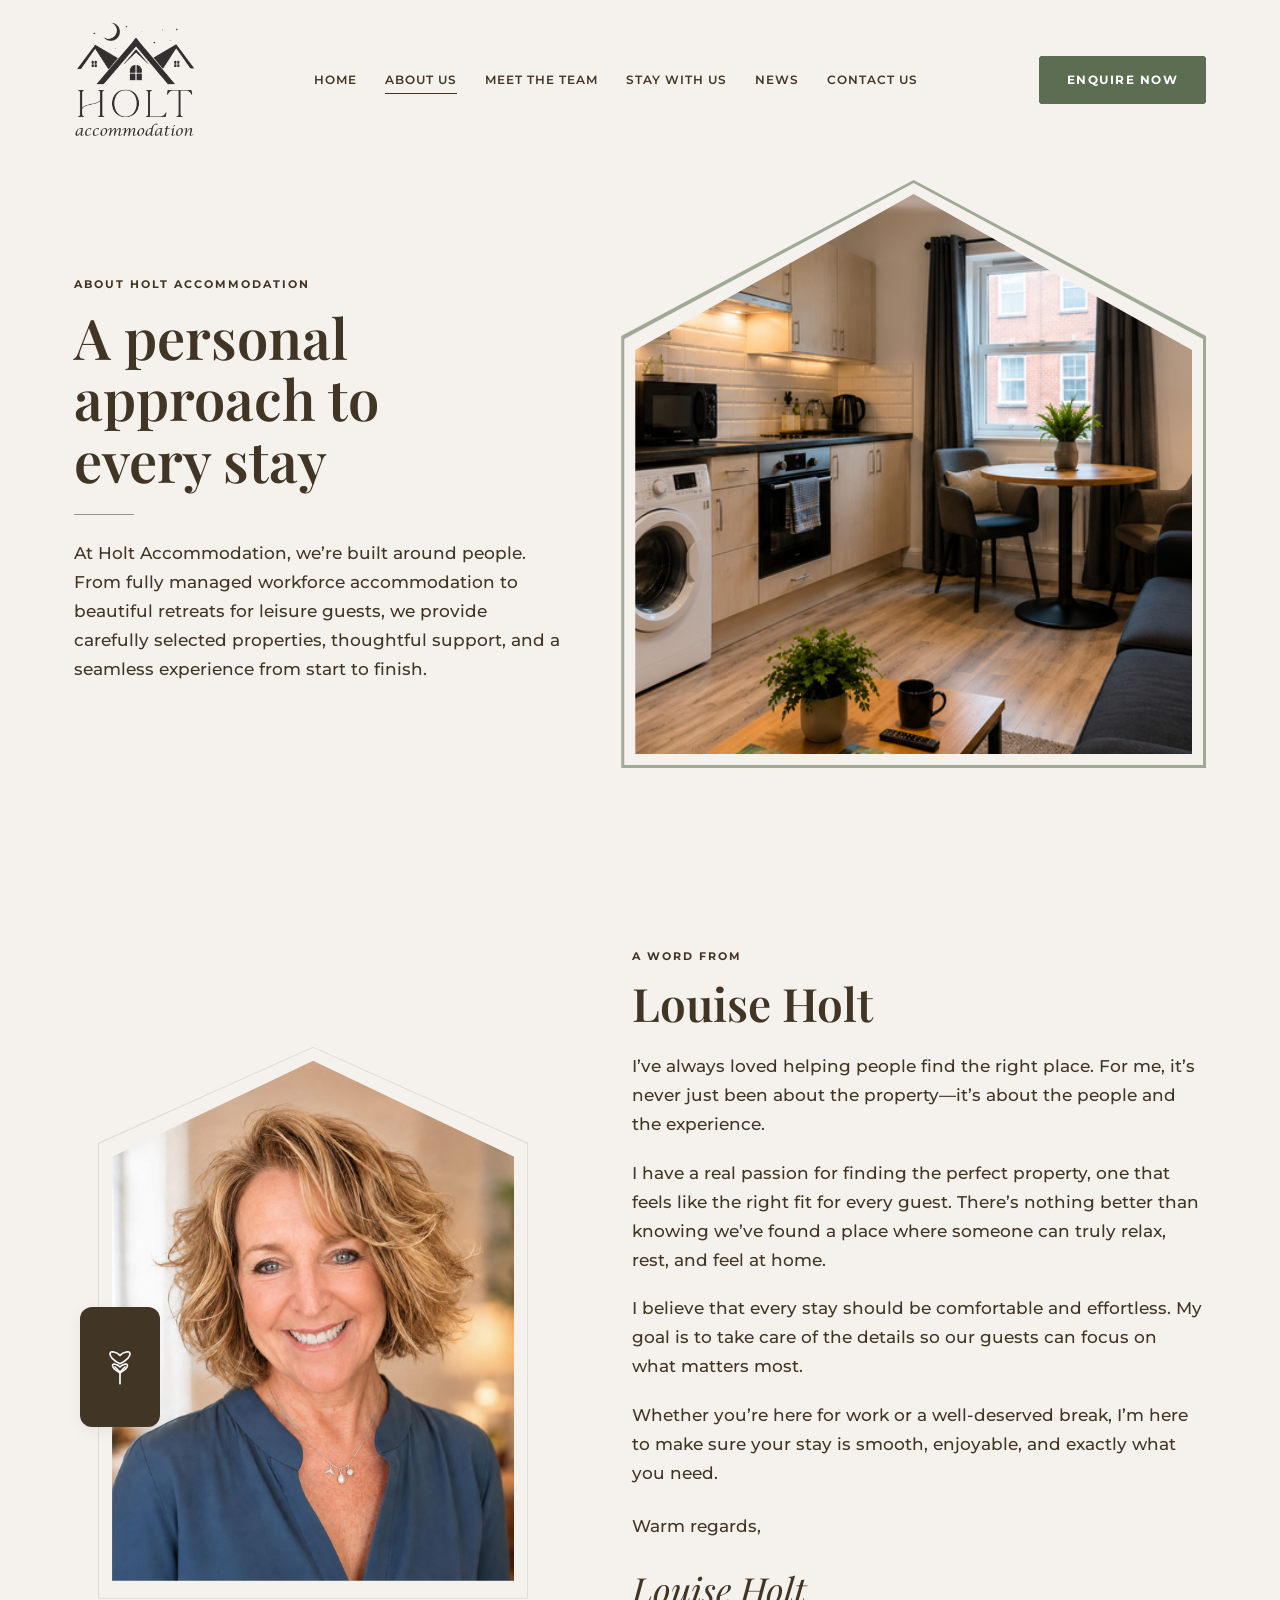
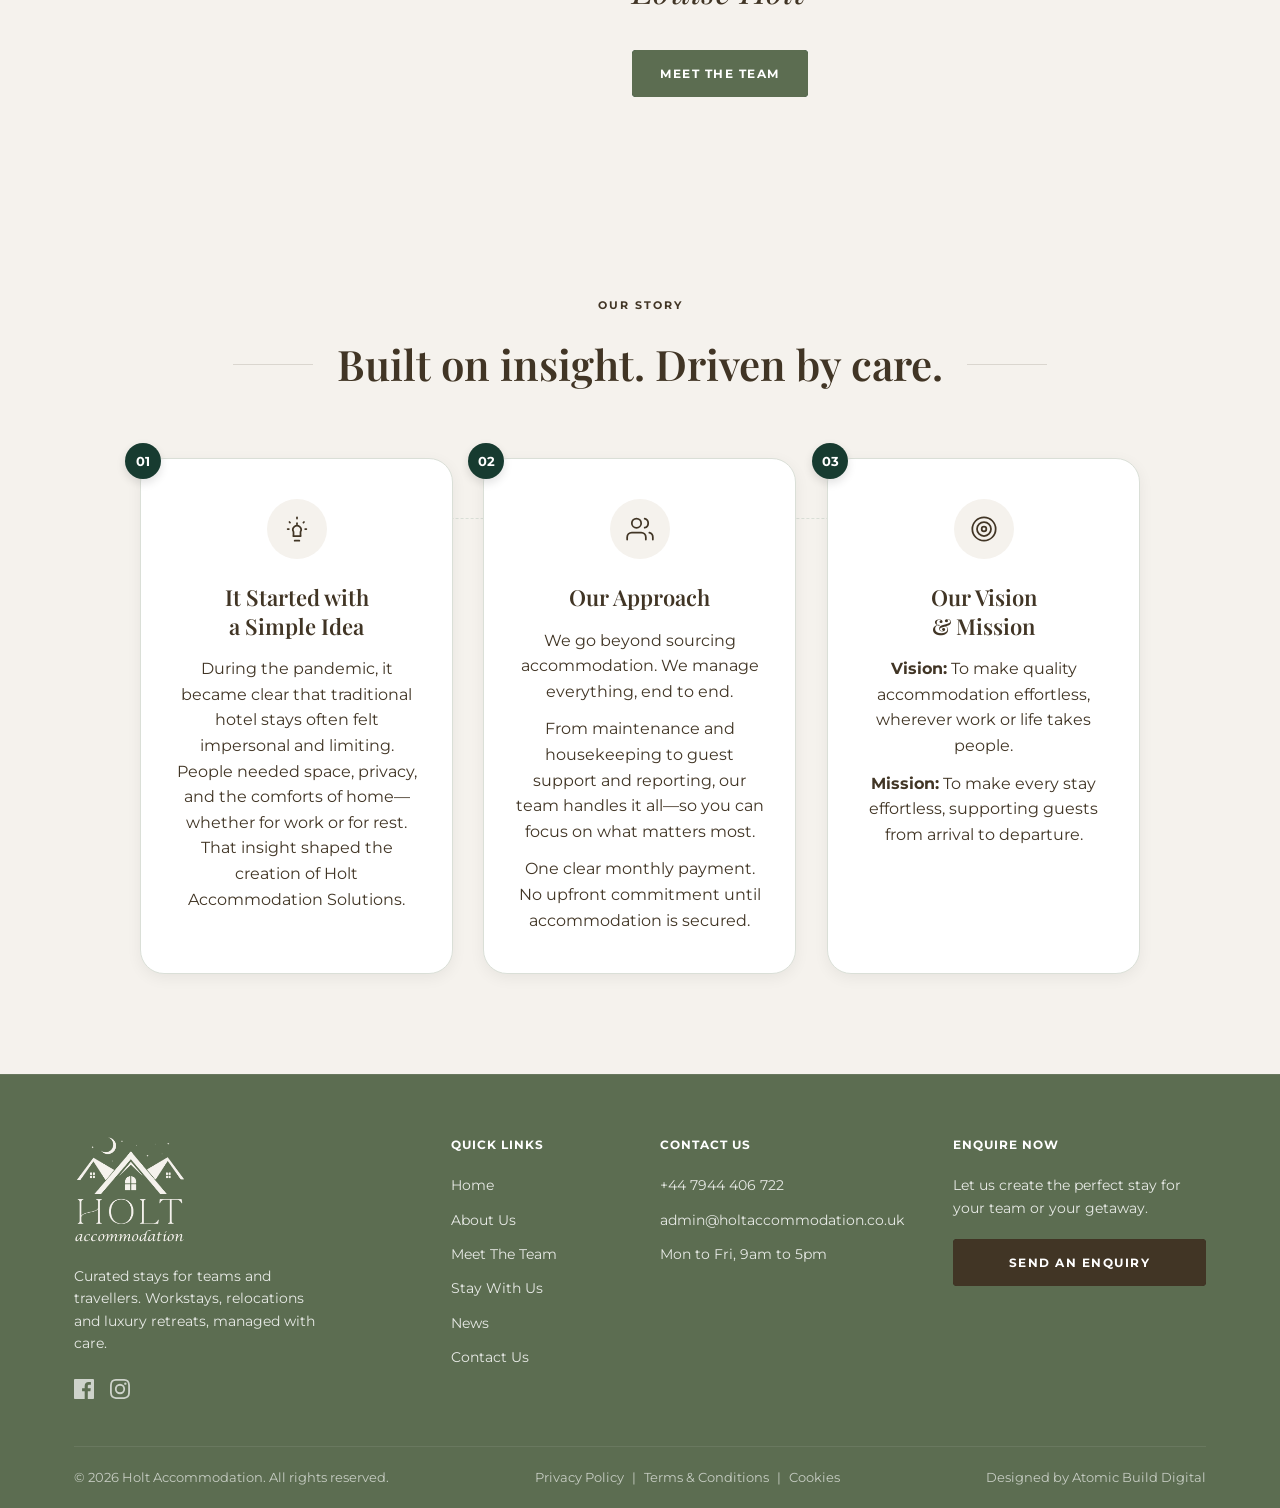
<file: aboutus.html>
<!DOCTYPE html>
<html lang="en">
<head>
    <meta charset="UTF-8">
    <meta name="viewport" content="width=device-width, initial-scale=1.0">
    <title>About Us | Holt Accommodation</title>
    <link rel="preconnect" href="https://fonts.googleapis.com">
    <link rel="preconnect" href="https://fonts.gstatic.com" crossorigin>
    <link href="https://fonts.googleapis.com/css2?family=Montserrat:wght@400;500;600;700&family=Playfair+Display:ital,wght@0,400;0,500;0,600;0,700;0,800;1,400;1,600&display=swap" rel="stylesheet">
    <link rel="preload" as="image" href="assets/images/aboutimage.png" fetchpriority="high">

    <link rel="stylesheet" href="styles.css">
</head>
<body class="aboutus-page">

    <header id="header" class="header">
        <div class="container header-container">
            <a href="index.html" class="logo">
                <img src="assets/images/logo.png" alt="Holt Accommodation Logo" loading="eager" decoding="async" fetchpriority="high">
            </a>
            
            <nav class="nav-menu" id="navMenu">
                <ul class="nav-list">
                    <li><a href="index.html" class="nav-link">Home</a></li>
                    <li><a href="aboutus.html" class="nav-link active">About Us</a></li>
                    <li><a href="meettheteam.html" class="nav-link">Meet The Team</a></li>
                    <li class="nav-item-dropdown">
                        <a href="staywithus.html" class="nav-link" aria-haspopup="true" aria-expanded="false">Stay With Us</a>
                        <ul class="nav-dropdown">
                            <li><a href="corporatestays.html" class="nav-dropdown-link">Corporate Stays</a></li>
                            <li><a href="home4home.html" class="nav-dropdown-link">Home From Home</a></li>
                            <li><a href="luxury-retreat.html" class="nav-dropdown-link">The Old Rectory</a></li>
                        </ul>
                    </li>
                    <li><a href="news.html" class="nav-link">News</a></li>
                    <li><a href="contactus.html" class="nav-link">Contact Us</a></li>
                </ul>
                <a href="contactus.html" class="btn btn-olive mobile-enquire btn-pan-hover"><span>Enquire Now</span></a>
            </nav>
            
            <div class="header-right">
                <a href="contactus.html" class="btn btn-olive desktop-enquire btn-pan-hover"><span>Enquire Now</span></a>
                <button class="hamburger" id="hamburger" aria-label="Toggle Menu">
                    <span></span>
                    <span></span>
                    <span></span>
                </button>
            </div>
        </div>
    </header>

    <main>
        <section class="about-hero js-reveal">
            <div class="container about-hero-layout">
                
                <div class="about-hero-content stagger-1">
                    <span class="label text-grey">ABOUT HOLT ACCOMMODATION</span>
                    <h1 class="hero-main-title font-serif">
                        A personal<br>approach to<br><span class="text-terracotta">every stay</span>
                    </h1>
                    <div class="hero-short-line"></div>
                    <p class="body-text">At Holt Accommodation, we’re built around people. From fully managed workforce accommodation to beautiful retreats for leisure guests, we provide carefully selected properties, thoughtful support, and a seamless experience from start to finish.</p>
                </div>
                
                <div class="about-hero-image-wrapper stagger-2">
                    <img src="assets/images/aboutimage.png" onerror="this.src='assets/images/idea 2.png'" alt="Beautiful interior living space" class="hero-arch-img" loading="eager" decoding="async" fetchpriority="high">
                    
                    
                </div>

                <div class="hero-botanical-left">
                    <svg viewBox="0 0 150 300" fill="none" stroke="var(--olive)" stroke-width="1" opacity="0.15">
                        <path d="M0 300 Q60 150 150 0 M20 220 Q80 180 120 120 M0 180 Q60 120 90 80 M40 260 Q100 220 140 180" stroke-linecap="round" stroke-linejoin="round"/>
                        <path d="M70 140 C 80 120, 110 110, 120 120 C 110 140, 80 150, 70 140" fill="var(--olive)" opacity="0.1"/>
                        <path d="M30 200 C 40 180, 70 170, 80 180 C 70 200, 40 210, 30 200" fill="var(--olive)" opacity="0.1"/>
                    </svg>
                </div>

            </div>
        </section>

        <section class="about-louise js-reveal">
            <div class="container about-louise-layout">
                
                <div class="about-louise-image-col stagger-1">
                    <div class="louise-house-container">
                        <div class="louise-house-outline" aria-hidden="true"></div>
                        <img src="assets/images/Louise Photo.jpeg" onerror="this.src='assets/images/idea 2.png'" alt="Louise Holt" class="louise-img" loading="lazy" decoding="async" fetchpriority="low">
                        
                        <div class="louise-leaf-card js-reveal stagger-2">
                            <svg viewBox="0 0 24 24" fill="none" stroke="var(--white)" stroke-width="1" stroke-linecap="round" stroke-linejoin="round">
                                <path d="M12 22v-7l-3-3m3 3l3-3m-3-7c-2-2-6-3-6-1s2 4 6 6c4-2 6-4 6-6s-4-1-6 1z"></path>
                                <path d="M12 12c-1.5-1.5-4.5-2.5-4.5-1s1.5 3 4.5 4.5c3-1.5 4.5-3 4.5-4.5s-3-.5-4.5 1z"></path>
                            </svg>
                        </div>
                    </div>
                </div>

                <div class="about-louise-text-col stagger-3">
                    <span class="label text-grey">A WORD FROM</span>
                    <h2 class="section-title font-serif mb-6">Louise Holt</h2>
                    
                    <p class="body-text">I’ve always loved helping people find the right place. For me, it’s never just been about the property—it’s about the people and the experience.</p>
                    <p class="body-text">I have a real passion for finding the perfect property, one that feels like the right fit for every guest. There’s nothing better than knowing we’ve found a place where someone can truly relax, rest, and feel at home.</p>
                    <p class="body-text">I believe that every stay should be comfortable and effortless. My goal is to take care of the details so our guests can focus on what matters most.</p>
                    <p class="body-text mb-6">Whether you’re here for work or a well-deserved break, I’m here to make sure your stay is smooth, enjoyable, and exactly what you need.</p>
                    
                    <p class="body-text">Warm regards,</p>
                    <div class="louise-signature">Louise Holt</div>
                    
                    <div class="louise-buttons">
                        <a href="meettheteam.html" class="btn btn-olive btn-pan-hover"><span>Meet The Team</span></a>
                        
                    </div>
                </div>

                <div class="louise-botanical-right">
                    <svg viewBox="0 0 150 300" fill="none" stroke="var(--olive)" stroke-width="1" opacity="0.15">
                        <path d="M150 300 Q90 150 0 0 M130 220 Q70 180 30 120 M150 180 Q90 120 60 80 M110 260 Q50 220 10 180" stroke-linecap="round" stroke-linejoin="round"/>
                        <path d="M80 140 C 70 120, 40 110, 30 120 C 40 140, 70 150, 80 140" fill="var(--olive)" opacity="0.1"/>
                    </svg>
                </div>

            </div>
        </section>

        <section id="our-story" class="about-story js-reveal section-padding">
            <div class="container">
                <div class="story-header text-center stagger-1">
                    <span class="label text-grey">OUR STORY</span>
                    <div class="story-heading-wrap">
                        <span class="story-heading-line"></span>
                        <h2 class="font-serif story-main-heading">Built on insight. Driven by care.</h2>
                        <span class="story-heading-line"></span>
                    </div>
                </div>

                <div class="story-cards-container">
                    <div class="story-timeline-connector desktop-only"></div>
                    
                    <div class="story-cards-grid">
                        
                        <div class="story-card js-reveal stagger-2">
                            <div class="story-card-badge">01</div>
                            <div class="story-card-icon-wrap">
                                <svg viewBox="0 0 24 24" width="28" height="28" fill="none" stroke="currentColor" stroke-width="1.5" stroke-linecap="round" stroke-linejoin="round">
                                    <path d="M9 18h6"></path>
                                    <path d="M10 22h4"></path>
                                    <path d="M12 2v1"></path>
                                    <path d="M12 7v1"></path>
                                    <path d="M4 12h1"></path>
                                    <path d="M19 12h1"></path>
                                    <path d="M17.5 6.5l.5-.5"></path>
                                    <path d="M6 6.5l-.5-.5"></path>
                                    <path d="M15 18v-3.5a3.5 3.5 0 1 0-6 0V18"></path>
                                </svg>
                            </div>
                            <h3 class="font-serif story-card-title">It Started with<br>a Simple Idea</h3>
                            <p class="story-card-text">During the pandemic, it became clear that traditional hotel stays often felt impersonal and limiting. People needed space, privacy, and the comforts of home—whether for work or for rest. That insight shaped the creation of Holt Accommodation Solutions.</p>
                        </div>

                        <div class="story-card js-reveal stagger-3">
                            <div class="story-card-badge">02</div>
                            <div class="story-card-icon-wrap">
                                <svg viewBox="0 0 24 24" width="28" height="28" fill="none" stroke="currentColor" stroke-width="1.5" stroke-linecap="round" stroke-linejoin="round">
                                    <path d="M17 21v-2a4 4 0 0 0-4-4H5a4 4 0 0 0-4 4v2"></path>
                                    <circle cx="9" cy="7" r="4"></circle>
                                    <path d="M23 21v-2a4 4 0 0 0-3-3.87"></path>
                                    <path d="M16 3.13a4 4 0 0 1 0 7.75"></path>
                                </svg>
                            </div>
                            <h3 class="font-serif story-card-title">Our Approach</h3>
                            <p class="story-card-text">We go beyond sourcing accommodation. We manage everything, end to end.</p>
                            <p class="story-card-text">From maintenance and housekeeping to guest support and reporting, our team handles it all—so you can focus on what matters most.</p>
                            <p class="story-card-text">One clear monthly payment. No upfront commitment until accommodation is secured.</p>
                        </div>

                        <div class="story-card js-reveal stagger-4">
                            <div class="story-card-badge">03</div>
                            <div class="story-card-icon-wrap">
                                <svg viewBox="0 0 24 24" width="28" height="28" fill="none" stroke="currentColor" stroke-width="1.5" stroke-linecap="round" stroke-linejoin="round">
                                    <circle cx="12" cy="12" r="10"></circle>
                                    <circle cx="12" cy="12" r="6"></circle>
                                    <circle cx="12" cy="12" r="2"></circle>
                                </svg>
                            </div>
                            <h3 class="font-serif story-card-title">Our Vision<br>& Mission</h3>
                            <p class="story-card-text"><strong>Vision:</strong> To make quality accommodation effortless, wherever work or life takes people.</p>
                            <p class="story-card-text"><strong>Mission:</strong> To make every stay effortless, supporting guests from arrival to departure.</p>
                        </div>

                    </div>
                </div>
            </div>
        </section>

        

    </main>

    <footer id="contact" class="footer bg-olive text-white js-reveal">
        <div class="container">
            <div class="footer-grid">
                <div class="footer-col">
                    <img src="assets/images/logo.png" alt="Holt Accommodation Logo" class="footer-logo" loading="lazy" decoding="async" fetchpriority="low">
                    <p class="footer-desc">Curated stays for teams and travellers. Workstays, relocations and luxury retreats, managed with care.</p>
                    <div class="social-links">
                        <a href="https://www.facebook.com/holtaccommodationsolutionsltd/" target="_blank" rel="noopener noreferrer" aria-label="Holt Accommodation on Facebook"><svg viewBox="0 0 24 24" width="20" height="20"><path fill="currentColor" d="M22.675 0H1.325C.593 0 0 .593 0 1.325v21.351C0 23.407.593 24 1.325 24H12.82v-9.294H9.692v-3.622h3.128V8.413c0-3.1 1.893-4.788 4.659-4.788 1.325 0 2.463.099 2.795.143v3.24l-1.918.001c-1.504 0-1.795.715-1.795 1.763v2.313h3.587l-.467 3.622h-3.12V24h6.116c.73 0 1.323-.593 1.323-1.325V1.325C24 .593 23.407 0 22.675 0z"/></svg></a>
                        <a href="https://www.instagram.com/holtaccommodationsolutionsltd/" target="_blank" rel="noopener noreferrer" aria-label="Holt Accommodation on Instagram"><svg viewBox="0 0 24 24" width="20" height="20"><path fill="currentColor" d="M12 2.163c3.204 0 3.584.012 4.85.07 3.252.148 4.771 1.691 4.919 4.919.058 1.265.069 1.645.069 4.849 0 3.205-.012 3.584-.069 4.849-.149 3.225-1.664 4.771-4.919 4.919-1.266.058-1.644.07-4.85.07-3.204 0-3.584-.012-4.849-.07-3.26-.149-4.771-1.699-4.919-4.92-.058-1.265-.07-1.644-.07-4.849 0-3.204.013-3.583.07-4.849.149-3.227 1.664-4.771 4.919-4.919 1.266-.057 1.645-.069 4.849-.069zM12 0C8.741 0 8.333.014 7.053.072 2.695.272.273 2.69.073 7.052.014 8.333 0 8.741 0 12c0 3.259.014 3.668.072 4.948.2 4.358 2.618 6.78 6.98 6.98C8.333 23.986 8.741 24 12 24c3.259 0 3.668-.014 4.948-.072 4.354-.2 6.782-2.618 6.979-6.98.059-1.28.073-1.689.073-4.948 0-3.259-.014-3.667-.072-4.947-.196-4.354-2.617-6.78-6.979-6.98C15.668.014 15.259 0 12 0zm0 5.838a6.162 6.162 0 100 12.324 6.162 6.162 0 000-12.324zM12 16a4 4 0 110-8 4 4 0 010 8zm6.406-11.845a1.44 1.44 0 100 2.881 1.44 1.44 0 000-2.881z"/></svg></a>
                    </div>
                </div>

                <div class="footer-col">
                    <h4 class="footer-heading">Quick Links</h4>
                    <ul class="footer-links">
                        <li><a href="index.html">Home</a></li>
                        <li><a href="aboutus.html">About Us</a></li>
                        <li><a href="meettheteam.html">Meet The Team</a></li>
                        <li><a href="staywithus.html">Stay With Us</a></li>
                        <li><a href="news.html">News</a></li>
                        <li><a href="contactus.html">Contact Us</a></li>
                    </ul>
                </div>

                <div class="footer-col">
                    <h4 class="footer-heading">Contact Us</h4>
                    <ul class="footer-contact">
                        <li>+44 7944 406 722</li>
                        <li>admin@holtaccommodation.co.uk</li>
                        <li>Mon to Fri, 9am to 5pm</li>
                    </ul>
                </div>

                <div class="footer-col" id="enquire">
                    <h4 class="footer-heading">Enquire Now</h4>
                    <p class="footer-text">Let us create the perfect stay for your team or your getaway.</p>
                    <a href="contactus.html" class="btn btn-terracotta btn-full footer-enquire-btn btn-pan-hover"><span>Send An Enquiry</span></a>
                </div>
            </div>

            <div class="footer-bottom">
                <p>&copy; 2026 Holt Accommodation. All rights reserved.</p>
                <p class="footer-legal">
                    <!-- TODO: link to real Privacy / Terms / Cookies pages once created -->
                    <a href="#">Privacy Policy</a> |
                    <a href="#">Terms &amp; Conditions</a> |
                    <a href="#">Cookies</a>
                </p>
                <p>Designed by Atomic Build Digital</p>
            </div>
        </div>
    </footer>

    <script src="script.js" defer></script>
</body>
</html>
</file>
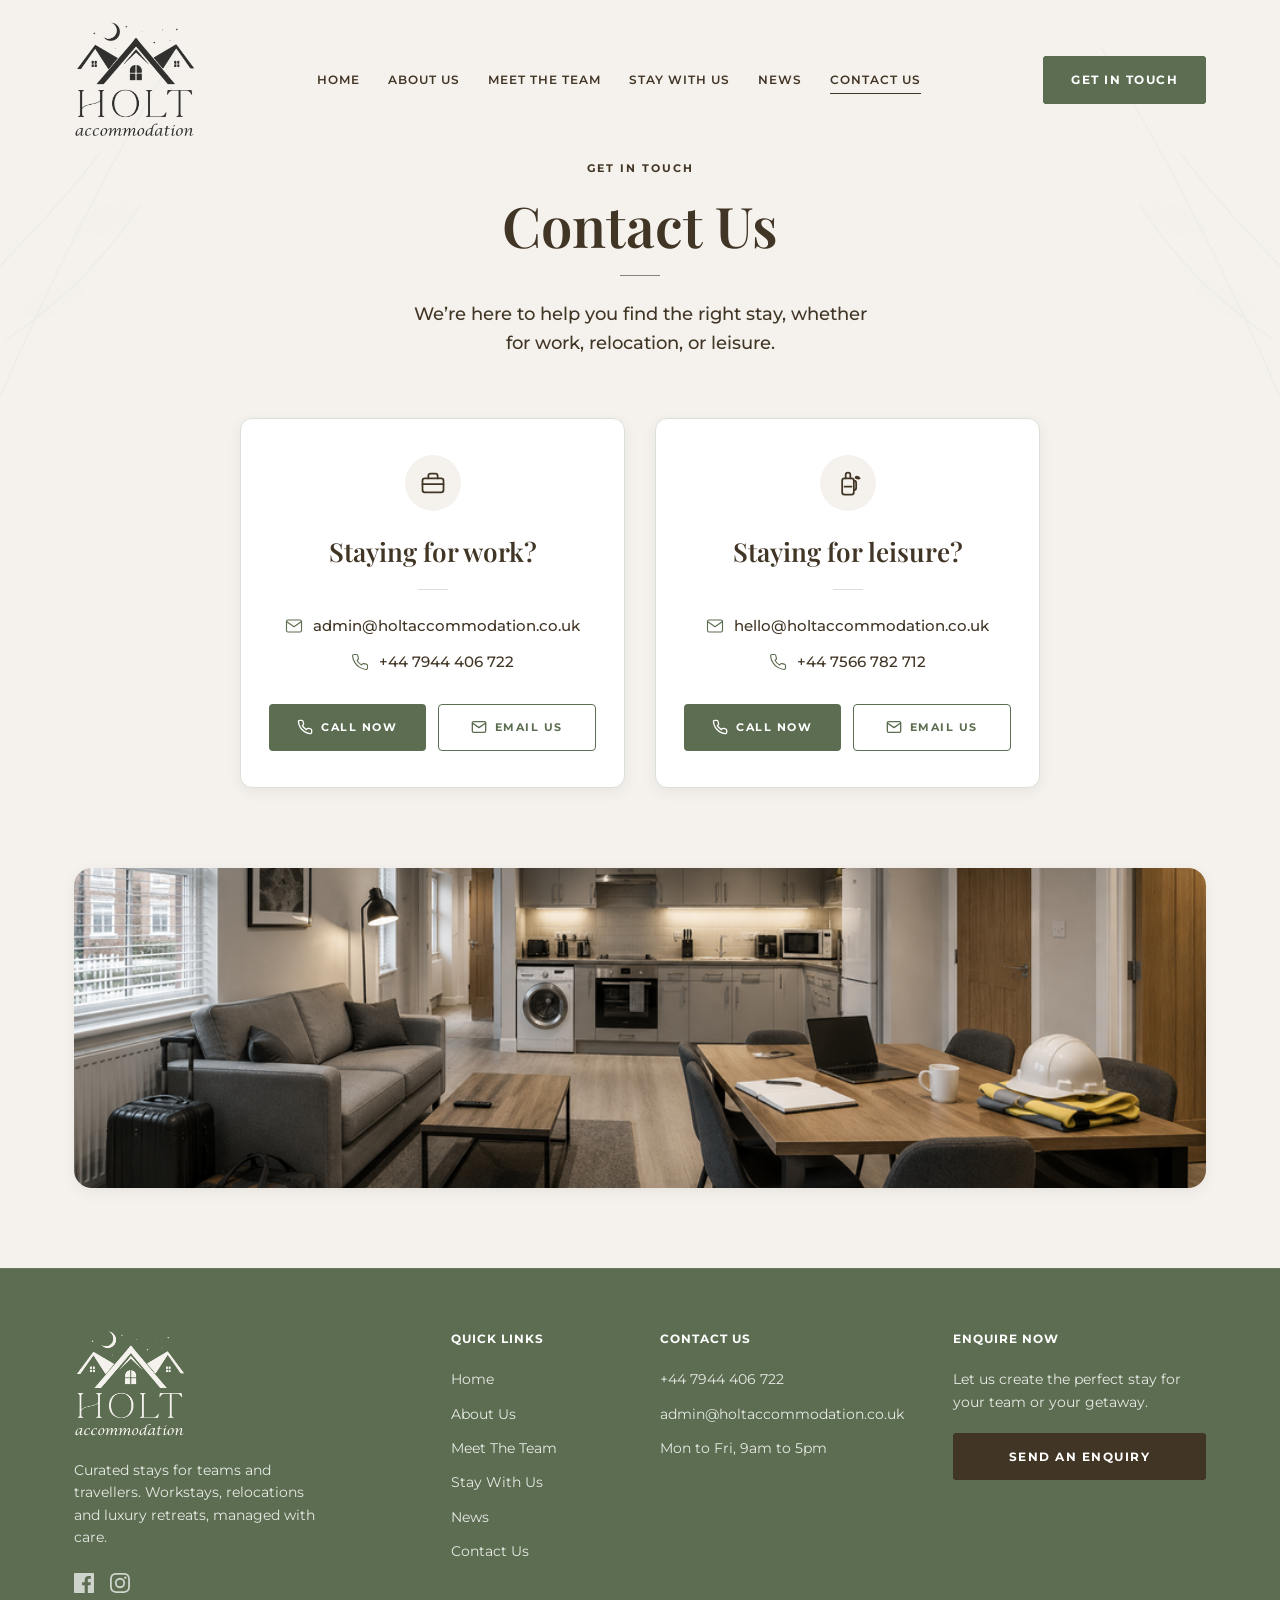
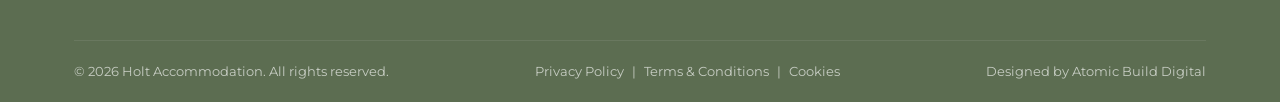
<file: contactus.html>
<!DOCTYPE html>
<html lang="en">
<head>
    <meta charset="UTF-8">
    <meta name="viewport" content="width=device-width, initial-scale=1.0">
    <title>Contact Us | Holt Accommodation</title>
    <link rel="preconnect" href="https://fonts.googleapis.com">
    <link rel="preconnect" href="https://fonts.gstatic.com" crossorigin>
    <link href="https://fonts.googleapis.com/css2?family=Montserrat:wght@400;500;600;700&family=Playfair+Display:ital,wght@0,400;0,500;0,600;0,700;0,800;1,400;1,600&display=swap" rel="stylesheet">
    <link rel="preload" as="image" href="assets/images/contactusbg.png" fetchpriority="high">

    <link rel="stylesheet" href="styles.css">
</head>
<body class="contact-page">

    <header id="header" class="header">
        <div class="container header-container">
            <a href="index.html" class="logo">
                <img src="assets/images/logo.png" alt="Holt Accommodation Logo" loading="eager" decoding="async" fetchpriority="high">
            </a>
            
            <nav class="nav-menu" id="navMenu">
                <ul class="nav-list">
                    <li><a href="index.html" class="nav-link">Home</a></li>
                    <li><a href="aboutus.html" class="nav-link">About Us</a></li>
                    <li><a href="meettheteam.html" class="nav-link">Meet The Team</a></li>
                    <li class="nav-item-dropdown">
                        <a href="staywithus.html" class="nav-link" aria-haspopup="true" aria-expanded="false">Stay With Us</a>
                        <ul class="nav-dropdown">
                            <li><a href="corporatestays.html" class="nav-dropdown-link">Corporate Stays</a></li>
                            <li><a href="home4home.html" class="nav-dropdown-link">Home From Home</a></li>
                            <li><a href="luxury-retreat.html" class="nav-dropdown-link">The Old Rectory</a></li>
                        </ul>
                    </li>
                    <li><a href="news.html" class="nav-link">News</a></li>
                    <li><a href="contactus.html" class="nav-link active">Contact Us</a></li>
                </ul>
                <a href="contactus.html" class="btn btn-olive mobile-enquire btn-pan-hover"><span>GET IN TOUCH</span></a>
            </nav>
            
            <div class="header-right">
                <a href="contactus.html" class="btn btn-olive desktop-enquire btn-pan-hover"><span>GET IN TOUCH</span></a>
                <button class="hamburger" id="hamburger" aria-label="Toggle Menu">
                    <span></span>
                    <span></span>
                    <span></span>
                </button>
            </div>
        </div>
    </header>

    <main>
        <section class="contact-hero section-padding">
            <div class="contact-botanical contact-botanical-left">
                <svg viewBox="0 0 150 300" fill="none" stroke="var(--beige)" stroke-width="1" opacity="0.3">
                    <path d="M0 300 Q60 150 150 0 M20 220 Q80 180 120 120 M0 180 Q60 120 90 80" stroke-linecap="round" stroke-linejoin="round"/>
                    <path d="M70 140 C 80 120, 110 110, 120 120 C 110 140, 80 150, 70 140" fill="var(--beige)" opacity="0.15"/>
                    <path d="M30 200 C 40 180, 70 170, 80 180 C 70 200, 40 210, 30 200" fill="var(--beige)" opacity="0.15"/>
                </svg>
            </div>
            
            <div class="contact-botanical contact-botanical-right">
                <svg viewBox="0 0 150 300" fill="none" stroke="var(--beige)" stroke-width="1" opacity="0.3">
                    <path d="M150 300 Q90 150 0 0 M130 220 Q70 180 30 120 M150 180 Q90 120 60 80" stroke-linecap="round" stroke-linejoin="round"/>
                    <path d="M80 140 C 70 120, 40 110, 30 120 C 40 140, 70 150, 80 140" fill="var(--beige)" opacity="0.15"/>
                    <path d="M120 200 C 110 180, 80 170, 70 180 C 80 200, 110 210, 120 200" fill="var(--beige)" opacity="0.15"/>
                </svg>
            </div>

            <div class="container contact-hero-content text-center js-reveal stagger-1">
                <span class="contact-label">GET IN TOUCH</span>
                <h1 class="contact-title font-serif">Contact Us</h1>
                
                <div class="contact-hero-divider"></div>
                
                <p class="contact-subtitle body-text">We’re here to help you find the right stay, whether for work, relocation, or leisure.</p>
            </div>
        </section>

        <section class="contact-cards-section">
            <div class="container">
                <div class="contact-cards-grid">
                    
                    <div class="contact-card js-reveal stagger-2" tabindex="0">
                        <div class="contact-card-icon">
                            <svg viewBox="0 0 24 24" width="28" height="28" fill="none" stroke="currentColor" stroke-width="1.5" stroke-linecap="round" stroke-linejoin="round">
                                <rect x="3" y="8" width="18" height="12" rx="2" ry="2"></rect>
                                <path d="M8 8V6a2 2 0 0 1 2-2h4a2 2 0 0 1 2 2v2"></path>
                                <line x1="3" y1="13" x2="21" y2="13"></line>
                            </svg>
                        </div>
                        <h2 class="contact-card-title font-serif">Staying for work?</h2>
                        
                        <div class="contact-card-divider"></div>

                        <div class="contact-info-list">
                            <div class="contact-info-item">
                                <svg viewBox="0 0 24 24" width="18" height="18" fill="none" stroke="var(--olive)" stroke-width="1.5" stroke-linecap="round" stroke-linejoin="round">
                                    <path d="M4 4h16c1.1 0 2 .9 2 2v12c0 1.1-.9 2-2 2H4c-1.1 0-2-.9-2-2V6c0-1.1.9-2 2-2z"></path>
                                    <polyline points="22,6 12,13 2,6"></polyline>
                                </svg>
                                <span>admin@holtaccommodation.co.uk</span>
                            </div>
                            <div class="contact-info-item">
                                <svg viewBox="0 0 24 24" width="18" height="18" fill="none" stroke="var(--olive)" stroke-width="1.5" stroke-linecap="round" stroke-linejoin="round">
                                    <path d="M22 16.92v3a2 2 0 0 1-2.18 2 19.79 19.79 0 0 1-8.63-3.07 19.5 19.5 0 0 1-6-6 19.79 19.79 0 0 1-3.07-8.67A2 2 0 0 1 4.11 2h3a2 2 0 0 1 2 1.72 12.84 12.84 0 0 0 .7 2.81 2 2 0 0 1-.45 2.11L8.09 9.91a16 16 0 0 0 6 6l1.27-1.27a2 2 0 0 1 2.11-.45 12.84 12.84 0 0 0 2.81.7A2 2 0 0 1 22 16.92z"></path>
                                </svg>
                                <span>+44 7944 406 722</span>
                            </div>
                        </div>

                        <div class="contact-btn-group">
                            <a href="tel:+447944406722" class="btn contact-btn-solid">
                                <svg viewBox="0 0 24 24" width="16" height="16" fill="none" stroke="currentColor" stroke-width="2" stroke-linecap="round" stroke-linejoin="round"><path d="M22 16.92v3a2 2 0 0 1-2.18 2 19.79 19.79 0 0 1-8.63-3.07 19.5 19.5 0 0 1-6-6 19.79 19.79 0 0 1-3.07-8.67A2 2 0 0 1 4.11 2h3a2 2 0 0 1 2 1.72 12.84 12.84 0 0 0 .7 2.81 2 2 0 0 1-.45 2.11L8.09 9.91a16 16 0 0 0 6 6l1.27-1.27a2 2 0 0 1 2.11-.45 12.84 12.84 0 0 0 2.81.7A2 2 0 0 1 22 16.92z"></path></svg>
                                CALL NOW
                            </a>
                            <a href="mailto:admin@holtaccommodation.co.uk?subject=Work stay enquiry" class="btn contact-btn-outline">
                                <svg viewBox="0 0 24 24" width="16" height="16" fill="none" stroke="currentColor" stroke-width="2" stroke-linecap="round" stroke-linejoin="round"><path d="M4 4h16c1.1 0 2 .9 2 2v12c0 1.1-.9 2-2 2H4c-1.1 0-2-.9-2-2V6c0-1.1.9-2 2-2z"></path><polyline points="22,6 12,13 2,6"></polyline></svg>
                                EMAIL US
                            </a>
                        </div>
                    </div>

                    <div class="contact-card js-reveal stagger-3" tabindex="0">
                        <div class="contact-card-icon">
                            <svg viewBox="0 0 24 24" width="28" height="28" fill="none" stroke="currentColor" stroke-width="1.5" stroke-linecap="round" stroke-linejoin="round">
                                <rect x="7" y="8" width="10" height="14" rx="2" ry="2"></rect>
                                <path d="M10 8V5a2 2 0 0 1 2-2v0a2 2 0 0 1 2 2v3"></path>
                                <path d="M15 15H9"></path>
                                <path d="M17 18a2 2 0 0 0 2-2v-4a2 2 0 0 0-2-2"></path>
                                <path d="M18.5 7.5 C19.5 8 21 8.5 22 8 C21.5 7 20 6.5 19 6.5 Z"></path>
                            </svg>
                        </div>
                        <h2 class="contact-card-title font-serif">Staying for leisure?</h2>
                        
                        <div class="contact-card-divider"></div>

                        <div class="contact-info-list">
                            <div class="contact-info-item">
                                <svg viewBox="0 0 24 24" width="18" height="18" fill="none" stroke="var(--olive)" stroke-width="1.5" stroke-linecap="round" stroke-linejoin="round">
                                    <path d="M4 4h16c1.1 0 2 .9 2 2v12c0 1.1-.9 2-2 2H4c-1.1 0-2-.9-2-2V6c0-1.1.9-2 2-2z"></path>
                                    <polyline points="22,6 12,13 2,6"></polyline>
                                </svg>
                                <span>hello@holtaccommodation.co.uk</span>
                            </div>
                            <div class="contact-info-item">
                                <svg viewBox="0 0 24 24" width="18" height="18" fill="none" stroke="var(--olive)" stroke-width="1.5" stroke-linecap="round" stroke-linejoin="round">
                                    <path d="M22 16.92v3a2 2 0 0 1-2.18 2 19.79 19.79 0 0 1-8.63-3.07 19.5 19.5 0 0 1-6-6 19.79 19.79 0 0 1-3.07-8.67A2 2 0 0 1 4.11 2h3a2 2 0 0 1 2 1.72 12.84 12.84 0 0 0 .7 2.81 2 2 0 0 1-.45 2.11L8.09 9.91a16 16 0 0 0 6 6l1.27-1.27a2 2 0 0 1 2.11-.45 12.84 12.84 0 0 0 2.81.7A2 2 0 0 1 22 16.92z"></path>
                                </svg>
                                <span>+44 7566 782 712</span>
                            </div>
                        </div>

                        <div class="contact-btn-group">
                            <a href="tel:+447566782712" class="btn contact-btn-solid">
                                <svg viewBox="0 0 24 24" width="16" height="16" fill="none" stroke="currentColor" stroke-width="2" stroke-linecap="round" stroke-linejoin="round"><path d="M22 16.92v3a2 2 0 0 1-2.18 2 19.79 19.79 0 0 1-8.63-3.07 19.5 19.5 0 0 1-6-6 19.79 19.79 0 0 1-3.07-8.67A2 2 0 0 1 4.11 2h3a2 2 0 0 1 2 1.72 12.84 12.84 0 0 0 .7 2.81 2 2 0 0 1-.45 2.11L8.09 9.91a16 16 0 0 0 6 6l1.27-1.27a2 2 0 0 1 2.11-.45 12.84 12.84 0 0 0 2.81.7A2 2 0 0 1 22 16.92z"></path></svg>
                                CALL NOW
                            </a>
                            <a href="mailto:hello@holtaccommodation.co.uk?subject=Leisure stay enquiry" class="btn contact-btn-outline">
                                <svg viewBox="0 0 24 24" width="16" height="16" fill="none" stroke="currentColor" stroke-width="2" stroke-linecap="round" stroke-linejoin="round"><path d="M4 4h16c1.1 0 2 .9 2 2v12c0 1.1-.9 2-2 2H4c-1.1 0-2-.9-2-2V6c0-1.1.9-2 2-2z"></path><polyline points="22,6 12,13 2,6"></polyline></svg>
                                EMAIL US
                            </a>
                        </div>
                    </div>

                </div>
            </div>
        </section>

        <section class="contact-image-section section-padding js-reveal">
            <div class="container">
                <div class="contact-image-wrapper">
                    <img src="assets/images/contactusbg.png" onerror="this.src='assets/images/idea 2.png'" alt="Luxurious stay with Holt Accommodation" loading="eager" decoding="async" fetchpriority="high">
                </div>
            </div>
        </section>
    </main>

    <footer id="contact" class="footer bg-olive text-white js-reveal">
        <div class="container">
            <div class="footer-grid">
                <div class="footer-col">
                    <img src="assets/images/logo.png" alt="Holt Accommodation Logo" class="footer-logo" loading="lazy" decoding="async" fetchpriority="low">
                    <p class="footer-desc">Curated stays for teams and travellers. Workstays, relocations and luxury retreats, managed with care.</p>
                    <div class="social-links">
                        <a href="https://www.facebook.com/holtaccommodationsolutionsltd/" target="_blank" rel="noopener noreferrer" aria-label="Holt Accommodation on Facebook"><svg viewBox="0 0 24 24" width="20" height="20"><path fill="currentColor" d="M22.675 0H1.325C.593 0 0 .593 0 1.325v21.351C0 23.407.593 24 1.325 24H12.82v-9.294H9.692v-3.622h3.128V8.413c0-3.1 1.893-4.788 4.659-4.788 1.325 0 2.463.099 2.795.143v3.24l-1.918.001c-1.504 0-1.795.715-1.795 1.763v2.313h3.587l-.467 3.622h-3.12V24h6.116c.73 0 1.323-.593 1.323-1.325V1.325C24 .593 23.407 0 22.675 0z"/></svg></a>
                        <a href="https://www.instagram.com/holtaccommodationsolutionsltd/" target="_blank" rel="noopener noreferrer" aria-label="Holt Accommodation on Instagram"><svg viewBox="0 0 24 24" width="20" height="20"><path fill="currentColor" d="M12 2.163c3.204 0 3.584.012 4.85.07 3.252.148 4.771 1.691 4.919 4.919.058 1.265.069 1.645.069 4.849 0 3.205-.012 3.584-.069 4.849-.149 3.225-1.664 4.771-4.919 4.919-1.266.058-1.644.07-4.85.07-3.204 0-3.584-.012-4.849-.07-3.26-.149-4.771-1.699-4.919-4.92-.058-1.265-.07-1.644-.07-4.849 0-3.204.013-3.583.07-4.849.149-3.227 1.664-4.771 4.919-4.919 1.266-.057 1.645-.069 4.849-.069zM12 0C8.741 0 8.333.014 7.053.072 2.695.272.273 2.69.073 7.052.014 8.333 0 8.741 0 12c0 3.259.014 3.668.072 4.948.2 4.358 2.618 6.78 6.98 6.98C8.333 23.986 8.741 24 12 24c3.259 0 3.668-.014 4.948-.072 4.354-.2 6.782-2.618 6.979-6.98.059-1.28.073-1.689.073-4.948 0-3.259-.014-3.667-.072-4.947-.196-4.354-2.617-6.78-6.979-6.98C15.668.014 15.259 0 12 0zm0 5.838a6.162 6.162 0 100 12.324 6.162 6.162 0 000-12.324zM12 16a4 4 0 110-8 4 4 0 010 8zm6.406-11.845a1.44 1.44 0 100 2.881 1.44 1.44 0 000-2.881z"/></svg></a>
                    </div>
                </div>

                <div class="footer-col">
                    <h4 class="footer-heading">Quick Links</h4>
                    <ul class="footer-links">
                        <li><a href="index.html">Home</a></li>
                        <li><a href="aboutus.html">About Us</a></li>
                        <li><a href="meettheteam.html">Meet The Team</a></li>
                        <li><a href="staywithus.html">Stay With Us</a></li>
                        <li><a href="news.html">News</a></li>
                        <li><a href="contactus.html">Contact Us</a></li>
                    </ul>
                </div>

                <div class="footer-col">
                    <h4 class="footer-heading">Contact Us</h4>
                    <ul class="footer-contact">
                        <li>+44 7944 406 722</li>
                        <li>admin@holtaccommodation.co.uk</li>
                        <li>Mon to Fri, 9am to 5pm</li>
                    </ul>
                </div>

                <div class="footer-col" id="enquire">
                    <h4 class="footer-heading">Enquire Now</h4>
                    <p class="footer-text">Let us create the perfect stay for your team or your getaway.</p>
                    <a href="contactus.html" class="btn btn-terracotta btn-full footer-enquire-btn btn-pan-hover"><span>Send An Enquiry</span></a>
                </div>
            </div>

            <div class="footer-bottom">
                <p>&copy; 2026 Holt Accommodation. All rights reserved.</p>
                <p class="footer-legal">
                    <!-- TODO: link to real Privacy / Terms / Cookies pages once created -->
                    <a href="#">Privacy Policy</a> |
                    <a href="#">Terms &amp; Conditions</a> |
                    <a href="#">Cookies</a>
                </p>
                <p>Designed by Atomic Build Digital</p>
            </div>
        </div>
    </footer>

    <script src="script.js" defer></script>
</body>
</html>
</file>
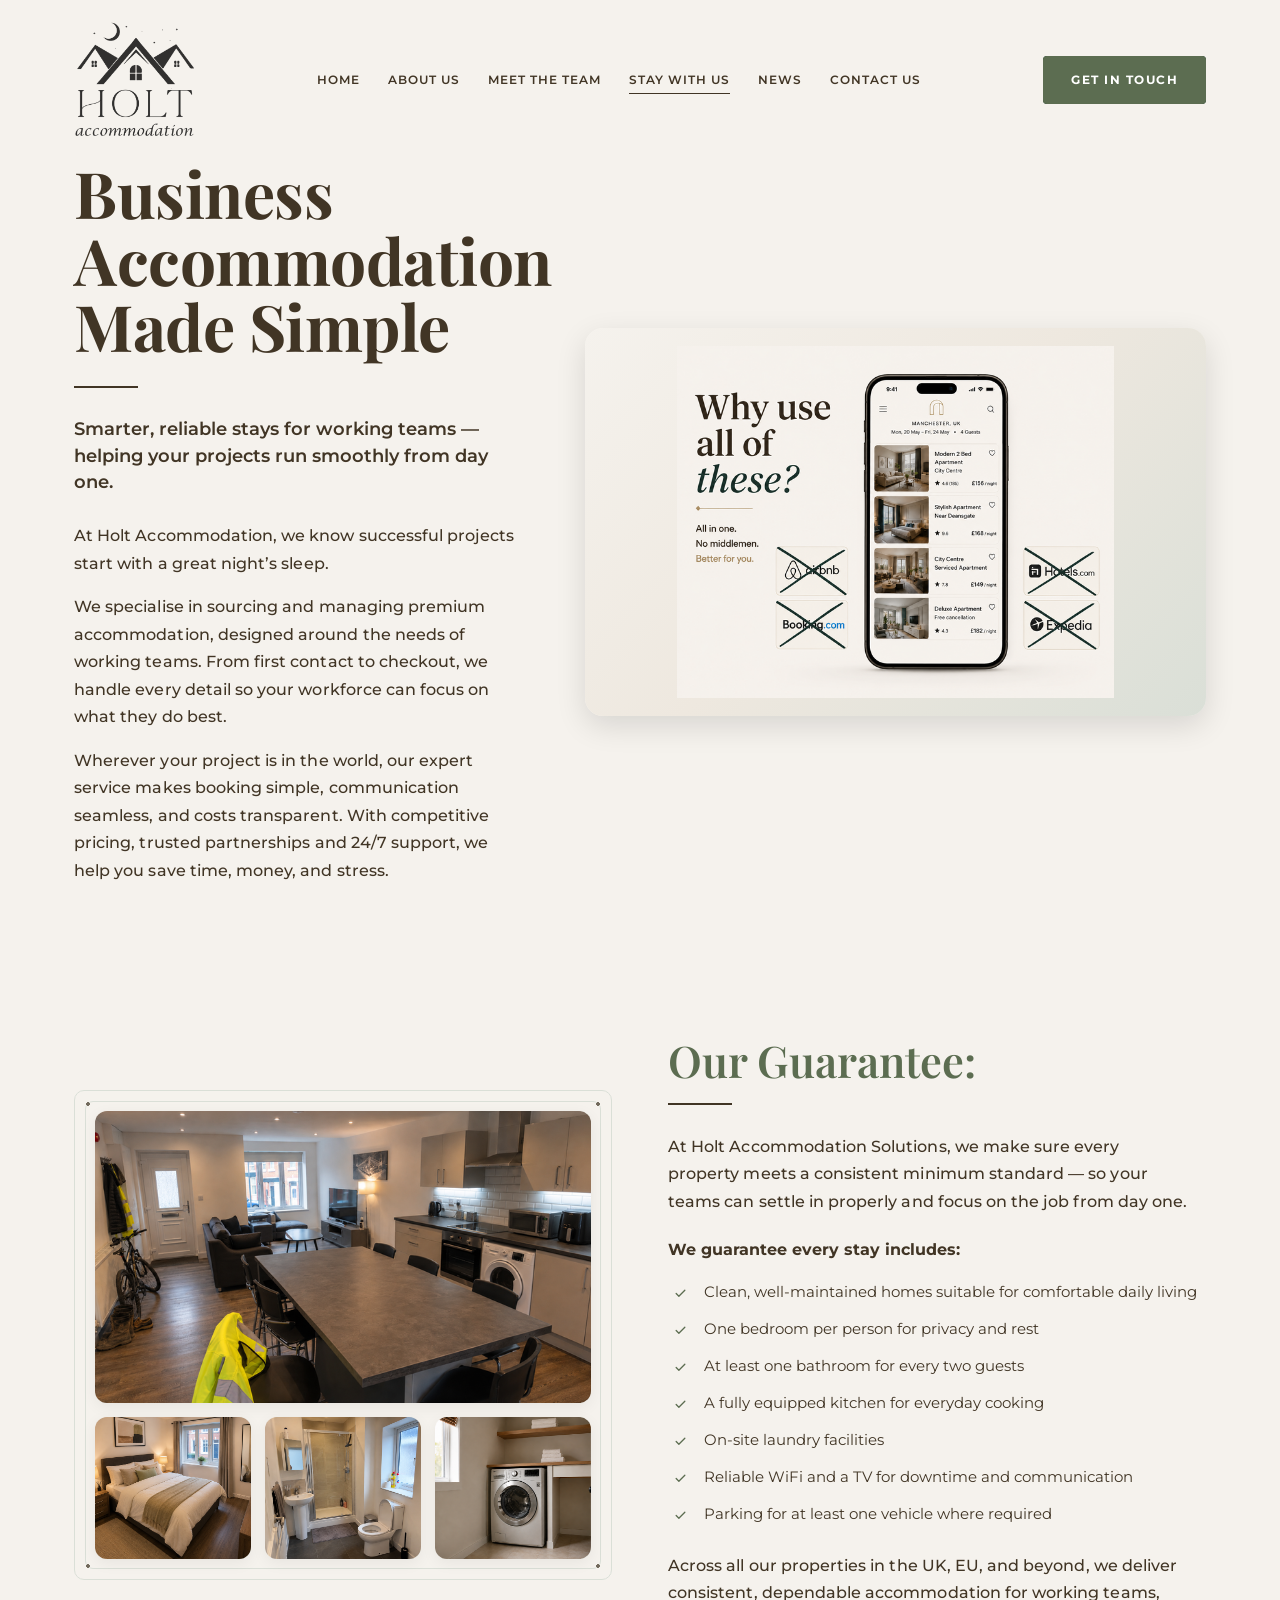
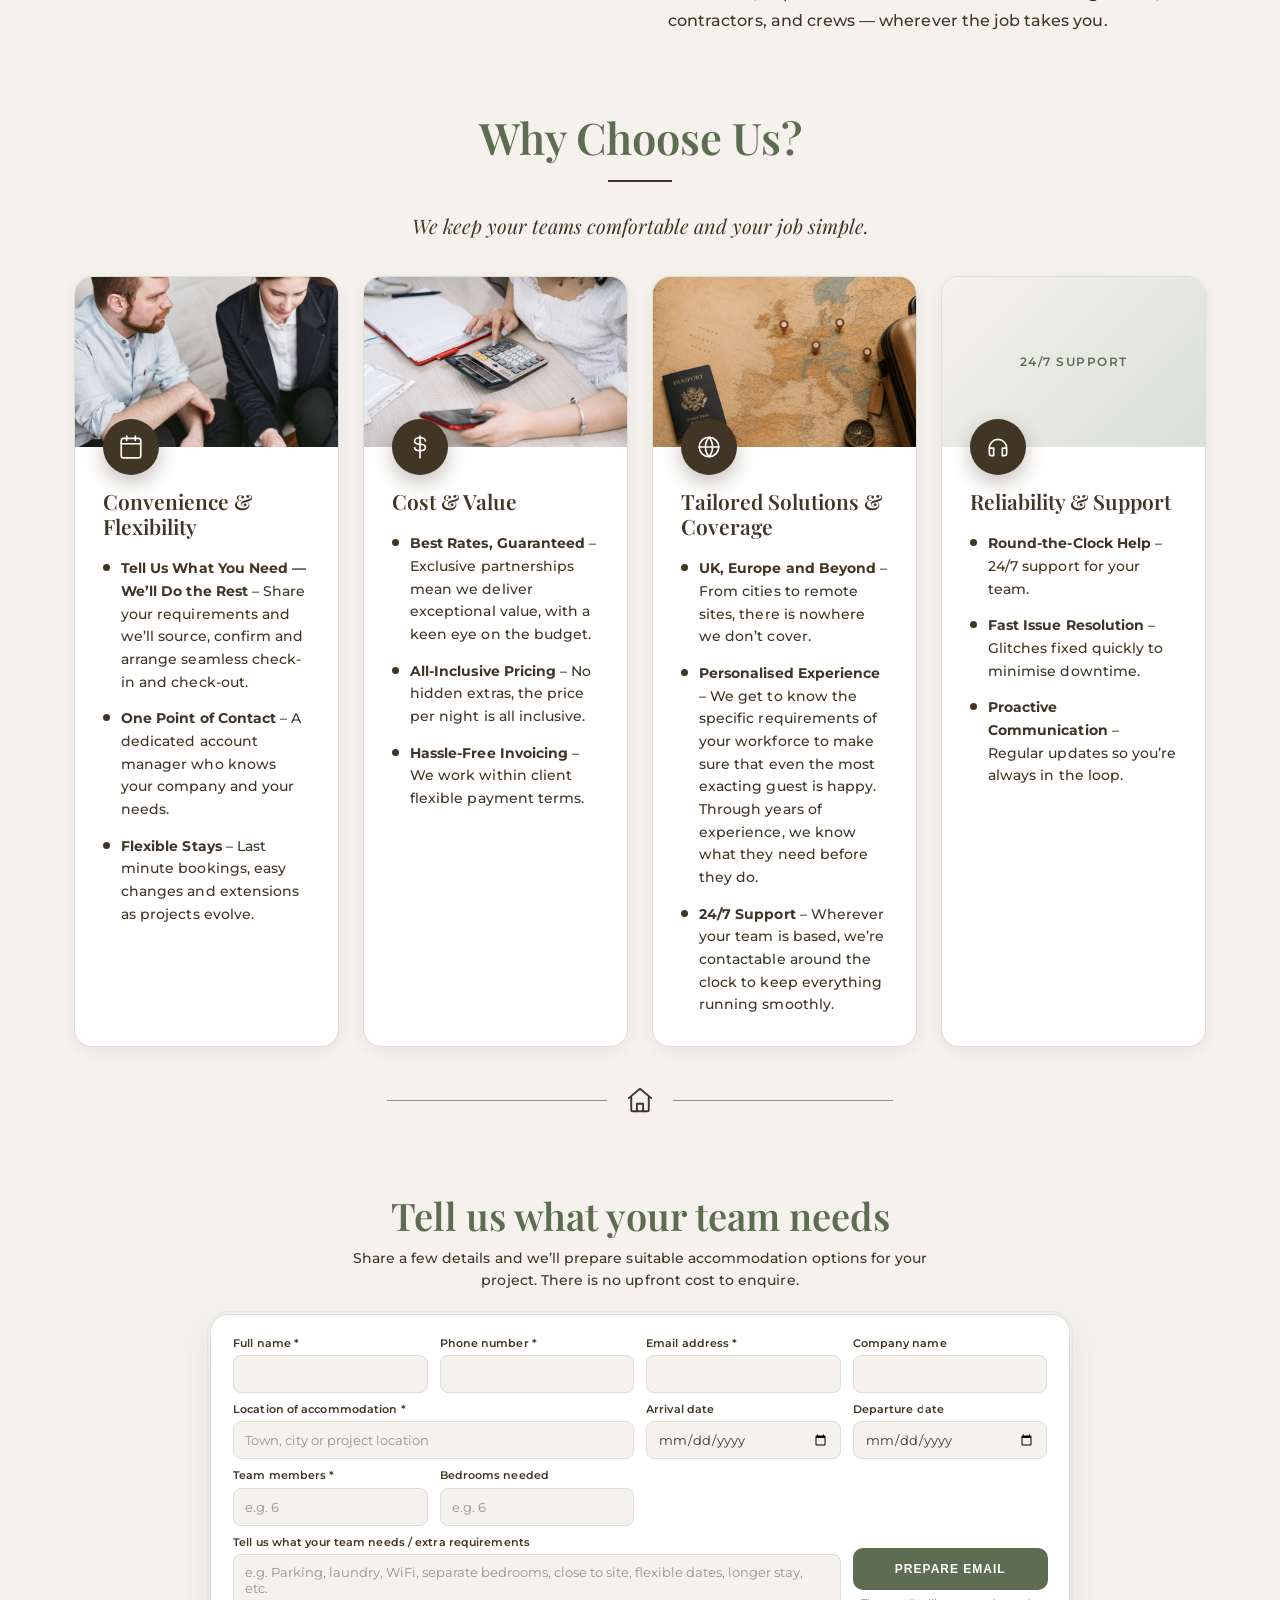
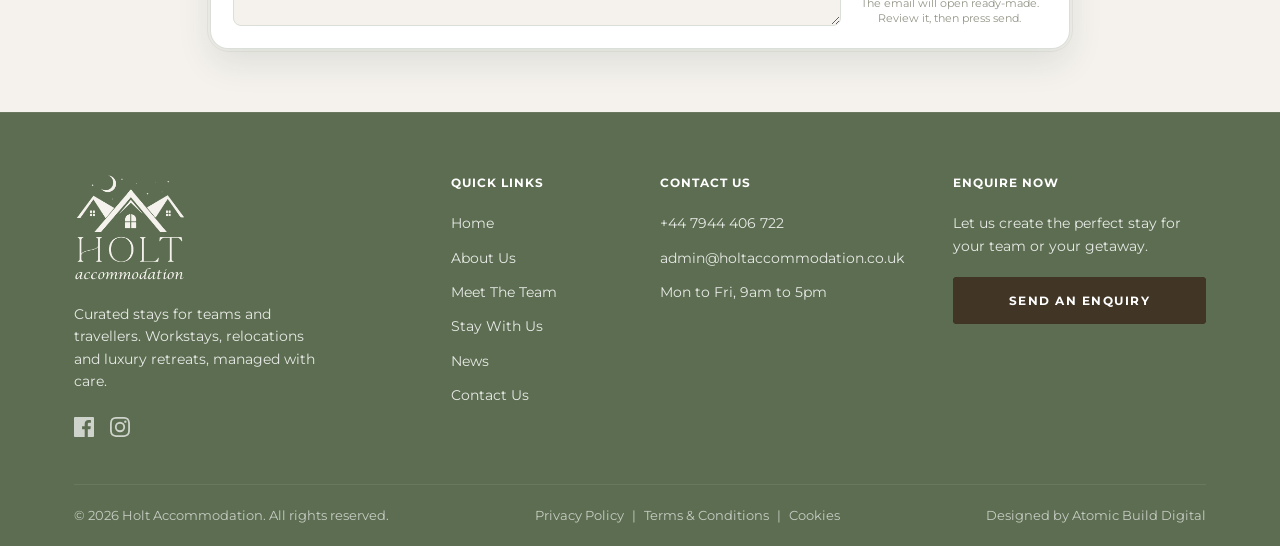
<file: corporatestays.html>
<!DOCTYPE html>
<html lang="en">
<head>
    <meta charset="UTF-8">
    <meta name="viewport" content="width=device-width, initial-scale=1.0">
    <title>Corporate Stays - Holt Accommodation</title>
    <link rel="preconnect" href="https://fonts.googleapis.com">
    <link rel="preconnect" href="https://fonts.gstatic.com" crossorigin>
    <link href="https://fonts.googleapis.com/css2?family=Montserrat:wght@400;500;600;700&family=Playfair+Display:ital,wght@0,400;0,500;0,600;0,700;0,800;1,400;1,600&display=swap" rel="stylesheet">
    <link rel="preload" as="image" href="assets/images/phoneman.png" fetchpriority="high">

    <link rel="stylesheet" href="styles.css">
</head>
<body class="corporate-stays-page">

    <header id="header" class="header staywithus-header">
        <div class="container header-container">
            <a href="index.html" class="logo">
                <img src="assets/images/logo.png" alt="Holt Accommodation Logo" loading="eager" decoding="async" fetchpriority="high">
            </a>
            
            <nav class="nav-menu" id="navMenu">
                <ul class="nav-list">
                    <li><a href="index.html" class="nav-link">Home</a></li>
                    <li><a href="aboutus.html" class="nav-link">About Us</a></li>
                    <li><a href="meettheteam.html" class="nav-link">Meet The Team</a></li>
                    <li class="nav-item-dropdown">
                        <a href="staywithus.html" class="nav-link active" aria-haspopup="true" aria-expanded="false">Stay With Us</a>
                        <ul class="nav-dropdown">
                            <li><a href="corporatestays.html" class="nav-dropdown-link">Corporate Stays</a></li>
                            <li><a href="home4home.html" class="nav-dropdown-link">Home From Home</a></li>
                            <li><a href="luxury-retreat.html" class="nav-dropdown-link">The Old Rectory</a></li>
                        </ul>
                    </li>
                    <li><a href="news.html" class="nav-link">News</a></li>
                    <li><a href="contactus.html" class="nav-link">Contact Us</a></li>
                </ul>
                <a href="contactus.html" class="btn btn-olive mobile-enquire btn-pan-hover"><span>Get In Touch</span></a>
            </nav>
            
            <div class="header-right">
                <a href="contactus.html" class="btn btn-olive desktop-enquire btn-pan-hover"><span>Get In Touch</span></a>
                <button class="hamburger staywithus-hamburger" id="hamburger" aria-label="Toggle Menu">
                    <span></span>
                    <span></span>
                    <span></span>
                </button>
            </div>
        </div>
    </header>

    <main>
        <!-- ============================ HERO ============================ -->
        <section class="corp-hero js-reveal">
            <div class="container">
                <div class="corp-hero-grid">

                    <!-- Left: editorial copy -->
                    <div class="corp-hero-copy fade-in stagger-1">
                        <h1 class="corp-hero-title">Business<br>Accommodation<br>Made Simple</h1>
                        <span class="corp-rule" aria-hidden="true"></span>
                        <p class="corp-hero-lede">Smarter, reliable stays for working teams &mdash; helping your projects run smoothly from day one.</p>
                        <div class="corp-hero-body">
                            <p>At Holt Accommodation, we know successful projects start with a great night&rsquo;s sleep.</p>
                            <p>We specialise in sourcing and managing premium accommodation, designed around the needs of working teams. From first contact to checkout, we handle every detail so your workforce can focus on what they do best.</p>
                            <p>Wherever your project is in the world, our expert service makes booking simple, communication seamless, and costs transparent. With competitive pricing, trusted partnerships and 24/7 support, we help you save time, money, and stress.</p>
                        </div>
                    </div>

                    <!-- Right: single hero image -->
                    <div class="corp-hero-visual fade-in stagger-2">
                        <figure class="corp-hero-image">
                            <!-- Replace this src with your chosen picture when you have it -->
                            <img src="assets/images/phoneman.png" alt="A phone surrounded by multiple booking-site apps" onerror="this.style.display='none'" loading="eager" decoding="async" fetchpriority="high">
                            <span class="corp-photo-fallback">Booking made simple</span>
                        </figure>
                    </div>

                </div>
            </div>
        </section>

        <!-- ========================= OUR GUARANTEE ========================= -->
        <section class="corp-guarantee section-padding js-reveal">
            <div class="container">
                <div class="corp-guarantee-grid">

                    <!-- Left: image collage -->
                    <div class="corp-collage fade-in stagger-1">
                        <div class="corp-collage-main corp-photo">
                            <img src="assets/images/newbuskitchen.png" alt="Modern, fully equipped kitchen and dining space" onerror="this.style.display='none'" loading="lazy" decoding="async" fetchpriority="low">
                            <span class="corp-photo-fallback">Kitchen &amp; dining</span>
                        </div>
                        <div class="corp-collage-row">
                            <div class="corp-collage-cell corp-photo">
                                <img src="assets/images/bedroompic.png" alt="Comfortable private bedroom" onerror="this.style.display='none'" loading="lazy" decoding="async" fetchpriority="low">
                                <span class="corp-photo-fallback">Bedroom</span>
                            </div>
                            <div class="corp-collage-cell corp-photo">
                                <img src="assets/images/bathroomimage.png" alt="Clean modern bathroom" onerror="this.style.display='none'" loading="lazy" decoding="async" fetchpriority="low">
                                <span class="corp-photo-fallback">Bathroom</span>
                            </div>
                            <div class="corp-collage-cell corp-photo">
                                <img src="assets/images/laundryroom.png" alt="On-site laundry facilities" onerror="this.style.display='none'" loading="lazy" decoding="async" fetchpriority="low">
                                <span class="corp-photo-fallback">Laundry</span>
                            </div>
                        </div>
                    </div>

                    <!-- Right: copy + checklist -->
                    <div class="corp-guarantee-copy fade-in stagger-2">
                        <h2 class="corp-section-title">Our Guarantee:</h2>
                        <span class="corp-rule" aria-hidden="true"></span>
                        <p class="corp-guarantee-intro">At Holt Accommodation Solutions, we make sure every property meets a consistent minimum standard &mdash; so your teams can settle in properly and focus on the job from day one.</p>
                        <p class="corp-guarantee-lead">We guarantee every stay includes:</p>
                        <ul class="corp-check-list">
                            <li><span class="corp-check" aria-hidden="true"><svg viewBox="0 0 24 24" fill="none" stroke="currentColor" stroke-width="2.4" stroke-linecap="round" stroke-linejoin="round"><polyline points="20 6 9 17 4 12"></polyline></svg></span>Clean, well-maintained homes suitable for comfortable daily living</li>
                            <li><span class="corp-check" aria-hidden="true"><svg viewBox="0 0 24 24" fill="none" stroke="currentColor" stroke-width="2.4" stroke-linecap="round" stroke-linejoin="round"><polyline points="20 6 9 17 4 12"></polyline></svg></span>One bedroom per person for privacy and rest</li>
                            <li><span class="corp-check" aria-hidden="true"><svg viewBox="0 0 24 24" fill="none" stroke="currentColor" stroke-width="2.4" stroke-linecap="round" stroke-linejoin="round"><polyline points="20 6 9 17 4 12"></polyline></svg></span>At least one bathroom for every two guests</li>
                            <li><span class="corp-check" aria-hidden="true"><svg viewBox="0 0 24 24" fill="none" stroke="currentColor" stroke-width="2.4" stroke-linecap="round" stroke-linejoin="round"><polyline points="20 6 9 17 4 12"></polyline></svg></span>A fully equipped kitchen for everyday cooking</li>
                            <li><span class="corp-check" aria-hidden="true"><svg viewBox="0 0 24 24" fill="none" stroke="currentColor" stroke-width="2.4" stroke-linecap="round" stroke-linejoin="round"><polyline points="20 6 9 17 4 12"></polyline></svg></span>On-site laundry facilities</li>
                            <li><span class="corp-check" aria-hidden="true"><svg viewBox="0 0 24 24" fill="none" stroke="currentColor" stroke-width="2.4" stroke-linecap="round" stroke-linejoin="round"><polyline points="20 6 9 17 4 12"></polyline></svg></span>Reliable WiFi and a TV for downtime and communication</li>
                            <li><span class="corp-check" aria-hidden="true"><svg viewBox="0 0 24 24" fill="none" stroke="currentColor" stroke-width="2.4" stroke-linecap="round" stroke-linejoin="round"><polyline points="20 6 9 17 4 12"></polyline></svg></span>Parking for at least one vehicle where required</li>
                        </ul>
                        <p class="corp-guarantee-close">Across all our properties in the UK, EU, and beyond, we deliver consistent, dependable accommodation for working teams, contractors, and crews &mdash; wherever the job takes you.</p>
                    </div>

                </div>
            </div>
        </section>

        <!-- ========================= WHY CHOOSE US ========================= -->
        <section class="corp-why section-padding js-reveal">
            <div class="container">
                <div class="corp-why-head text-center fade-in">
                    <h2 class="corp-section-title">Why Choose Us?</h2>
                    <span class="corp-rule corp-rule--center" aria-hidden="true"></span>
                    <p class="corp-why-sub">We keep your teams comfortable and your job simple.</p>
                </div>

                <div class="corp-why-grid fade-in stagger-1">

                    <!-- Card 1 -->
                    <article class="corp-why-card">
                        <div class="corp-why-photo corp-photo">
                            <img src="assets/images/pexelscover1.jpg" alt="Team planning a project together with a tablet" onerror="this.style.display='none'" loading="lazy" decoding="async" fetchpriority="low">
                            <span class="corp-photo-fallback">Planning together</span>
                        </div>
                        <span class="corp-why-icon">
                            <svg viewBox="0 0 24 24" fill="none" stroke="currentColor" stroke-width="1.5" stroke-linecap="round" stroke-linejoin="round"><rect x="3" y="4" width="18" height="18" rx="2"></rect><line x1="3" y1="9" x2="21" y2="9"></line><line x1="8" y1="2" x2="8" y2="6"></line><line x1="16" y1="2" x2="16" y2="6"></line></svg>
                        </span>
                        <div class="corp-why-body">
                            <h3 class="corp-why-title">Convenience &amp; Flexibility</h3>
                            <ul class="corp-why-list">
                                <li><span class="corp-tick" aria-hidden="true"></span><span><strong>Tell Us What You Need &mdash; We&rsquo;ll Do the Rest</strong> &ndash; Share your requirements and we&rsquo;ll source, confirm and arrange seamless check-in and check-out.</span></li>
                                <li><span class="corp-tick" aria-hidden="true"></span><span><strong>One Point of Contact</strong> &ndash; A dedicated account manager who knows your company and your needs.</span></li>
                                <li><span class="corp-tick" aria-hidden="true"></span><span><strong>Flexible Stays</strong> &ndash; Last minute bookings, easy changes and extensions as projects evolve.</span></li>
                            </ul>
                        </div>
                    </article>

                    <!-- Card 2 -->
                    <article class="corp-why-card">
                        <div class="corp-why-photo corp-photo">
                            <img src="assets/images/pexelscover2.jpg" alt="Calculator and documents for transparent pricing" onerror="this.style.display='none'" loading="lazy" decoding="async" fetchpriority="low">
                            <span class="corp-photo-fallback">Transparent pricing</span>
                        </div>
                        <span class="corp-why-icon">
                            <svg viewBox="0 0 24 24" fill="none" stroke="currentColor" stroke-width="1.5" stroke-linecap="round" stroke-linejoin="round"><path d="M17 6.5C17 4.6 14.8 3.5 12 3.5S7 4.6 7 6.5 9.2 9.5 12 9.5s5 1.1 5 3-2.2 3-5 3-5-1.1-5-3"></path><line x1="12" y1="2" x2="12" y2="22"></line></svg>
                        </span>
                        <div class="corp-why-body">
                            <h3 class="corp-why-title">Cost &amp; Value</h3>
                            <ul class="corp-why-list">
                                <li><span class="corp-tick" aria-hidden="true"></span><span><strong>Best Rates, Guaranteed</strong> &ndash; Exclusive partnerships mean we deliver exceptional value, with a keen eye on the budget.</span></li>
                                <li><span class="corp-tick" aria-hidden="true"></span><span><strong>All-Inclusive Pricing</strong> &ndash; No hidden extras, the price per night is all inclusive.</span></li>
                                <li><span class="corp-tick" aria-hidden="true"></span><span><strong>Hassle-Free Invoicing</strong> &ndash; We work within client flexible payment terms.</span></li>
                            </ul>
                        </div>
                    </article>

                    <!-- Card 3 -->
                    <article class="corp-why-card">
                        <div class="corp-why-photo corp-photo">
                            <img src="assets/images/pexelsmaps (1).png" alt="Van on an open road heading to a remote site" onerror="this.style.display='none'" loading="lazy" decoding="async" fetchpriority="low">
                            <span class="corp-photo-fallback">UK, Europe &amp; beyond</span>
                        </div>
                        <span class="corp-why-icon">
                            <svg viewBox="0 0 24 24" fill="none" stroke="currentColor" stroke-width="1.5" stroke-linecap="round" stroke-linejoin="round"><circle cx="12" cy="12" r="9"></circle><line x1="3" y1="12" x2="21" y2="12"></line><path d="M12 3a14 14 0 0 1 0 18 14 14 0 0 1 0-18z"></path></svg>
                        </span>
                        <div class="corp-why-body">
                            <h3 class="corp-why-title">Tailored Solutions &amp; Coverage</h3>
                            <ul class="corp-why-list">
                                <li><span class="corp-tick" aria-hidden="true"></span><span><strong>UK, Europe and Beyond</strong> &ndash; From cities to remote sites, there is nowhere we don&rsquo;t cover.</span></li>
                                <li><span class="corp-tick" aria-hidden="true"></span><span><strong>Personalised Experience</strong> &ndash; We get to know the specific requirements of your workforce to make sure that even the most exacting guest is happy. Through years of experience, we know what they need before they do.</span></li>
                                <li><span class="corp-tick" aria-hidden="true"></span><span><strong>24/7 Support</strong> &ndash; Wherever your team is based, we&rsquo;re contactable around the clock to keep everything running smoothly.</span></li>
                            </ul>
                        </div>
                    </article>

                    <!-- Card 4 -->
                    <article class="corp-why-card">
                        <div class="corp-why-photo corp-photo">
                            <img src="assets/images/pexels-yankrukov-8867254 (1).jpg" alt="Friendly customer support agent wearing a headset" onerror="this.style.display='none'" loading="lazy" decoding="async" fetchpriority="low">
                            <span class="corp-photo-fallback">24/7 support</span>
                        </div>
                        <span class="corp-why-icon">
                            <svg viewBox="0 0 24 24" fill="none" stroke="currentColor" stroke-width="1.5" stroke-linecap="round" stroke-linejoin="round"><path d="M4 13a8 8 0 0 1 16 0v5a2 2 0 0 1-2 2h-2v-7h4"></path><path d="M4 13v5a2 2 0 0 0 2 2h2v-7H4"></path></svg>
                        </span>
                        <div class="corp-why-body">
                            <h3 class="corp-why-title">Reliability &amp; Support</h3>
                            <ul class="corp-why-list">
                                <li><span class="corp-tick" aria-hidden="true"></span><span><strong>Round-the-Clock Help</strong> &ndash; 24/7 support for your team.</span></li>
                                <li><span class="corp-tick" aria-hidden="true"></span><span><strong>Fast Issue Resolution</strong> &ndash; Glitches fixed quickly to minimise downtime.</span></li>
                                <li><span class="corp-tick" aria-hidden="true"></span><span><strong>Proactive Communication</strong> &ndash; Regular updates so you&rsquo;re always in the loop.</span></li>
                            </ul>
                        </div>
                    </article>

                </div>

                <!-- Decorative house divider -->
                <div class="corp-house-divider fade-in" aria-hidden="true">
                    <span class="corp-house-line"></span>
                    <span class="corp-house-mark">
                        <svg viewBox="0 0 24 24" fill="none" stroke="currentColor" stroke-width="1.5" stroke-linecap="round" stroke-linejoin="round"><path d="M3 10.5 12 3l9 7.5"></path><path d="M5 9.5V20a1 1 0 0 0 1 1h12a1 1 0 0 0 1-1V9.5"></path><path d="M9.5 21v-6h5v6"></path></svg>
                    </span>
                    <span class="corp-house-line"></span>
                </div>
            </div>
        </section>

        <section id="corporate-contact-form" class="corporate-contact section-padding js-reveal">
            <div class="container">
                <div class="corporate-contact-inner">
                    <div class="corporate-contact-copy fade-in stagger-1">
                        <h2>Tell us what your team needs</h2>
                        <p>Share a few details and we’ll prepare suitable accommodation options for your project. There is no upfront cost to enquire.</p>
                    </div>

                    <div class="corporate-form-card corporate-form-card--compact corporate-form-card--heartbeat fade-in stagger-2">
                        <form id="corporate-contact-form-element">
                            <div class="corporate-form-grid corporate-form-grid--compact">
                                <div class="corporate-field">
                                    <label for="contact-name">Full name *</label>
                                    <input type="text" id="contact-name" name="contact-name" autocomplete="name" required>
                                </div>

                                <div class="corporate-field">
                                    <label for="contact-phone">Phone number *</label>
                                    <input type="tel" id="contact-phone" name="contact-phone" autocomplete="tel" required>
                                </div>

                                <div class="corporate-field">
                                    <label for="contact-email">Email address *</label>
                                    <input type="email" id="contact-email" name="contact-email" autocomplete="email" required>
                                </div>

                                <div class="corporate-field">
                                    <label for="contact-company">Company name</label>
                                    <input type="text" id="contact-company" name="contact-company" autocomplete="organization">
                                </div>

                                <div class="corporate-field corporate-field-wide">
                                    <label for="contact-location">Location of accommodation *</label>
                                    <input type="text" id="contact-location" name="contact-location" placeholder="Town, city or project location" required>
                                </div>

                                <div class="corporate-field">
                                    <label for="contact-arrival">Arrival date</label>
                                    <input type="date" id="contact-arrival" name="contact-arrival">
                                </div>

                                <div class="corporate-field">
                                    <label for="contact-departure">Departure date</label>
                                    <input type="date" id="contact-departure" name="contact-departure">
                                </div>

                                <div class="corporate-field">
                                    <label for="contact-guests">Team members *</label>
                                    <input type="number" id="contact-guests" name="contact-guests" min="1" placeholder="e.g. 6" required>
                                </div>

                                <div class="corporate-field">
                                    <label for="contact-bedrooms">Bedrooms needed</label>
                                    <input type="number" id="contact-bedrooms" name="contact-bedrooms" min="1" placeholder="e.g. 6">
                                </div>

                                <div class="corporate-field corporate-field-message">
                                    <label for="contact-extra">Tell us what your team needs / extra requirements</label>
                                    <textarea id="contact-extra" name="contact-extra" rows="3" placeholder="e.g. Parking, laundry, WiFi, separate bedrooms, close to site, flexible dates, longer stay, etc."></textarea>
                                </div>

                                <div class="corporate-form-action">
                                    <button type="submit" class="btn btn-olive btn-full corporate-submit corporate-btn-shake">
                                        <span>PREPARE EMAIL</span>
                                    </button>
                                    <small>The email will open ready-made. Review it, then press send.</small>
                                </div>
                            </div>

                            <div id="contact-success-msg" class="corporate-form-success" aria-live="polite" style="display: none;">
                                <h4>Thank you.</h4>
                                <p>Your email is ready. Please review it in your email app and press send.</p>
                            </div>
                        </form>
                    </div>
                </div>
            </div>
        </section>
    </main>

    <footer id="contact" class="footer bg-olive text-white js-reveal">
        <div class="container">
            <div class="footer-grid">
                <div class="footer-col">
                    <img src="assets/images/logo.png" alt="Holt Accommodation Logo" class="footer-logo" loading="lazy" decoding="async" fetchpriority="low">
                    <p class="footer-desc">Curated stays for teams and travellers. Workstays, relocations and luxury retreats, managed with care.</p>
                    <div class="social-links">
                        <a href="https://www.facebook.com/holtaccommodationsolutionsltd/" target="_blank" rel="noopener noreferrer" aria-label="Holt Accommodation on Facebook"><svg viewBox="0 0 24 24" width="20" height="20"><path fill="currentColor" d="M22.675 0H1.325C.593 0 0 .593 0 1.325v21.351C0 23.407.593 24 1.325 24H12.82v-9.294H9.692v-3.622h3.128V8.413c0-3.1 1.893-4.788 4.659-4.788 1.325 0 2.463.099 2.795.143v3.24l-1.918.001c-1.504 0-1.795.715-1.795 1.763v2.313h3.587l-.467 3.622h-3.12V24h6.116c.73 0 1.323-.593 1.323-1.325V1.325C24 .593 23.407 0 22.675 0z"/></svg></a>
                        <a href="https://www.instagram.com/holtaccommodationsolutionsltd/" target="_blank" rel="noopener noreferrer" aria-label="Holt Accommodation on Instagram"><svg viewBox="0 0 24 24" width="20" height="20"><path fill="currentColor" d="M12 2.163c3.204 0 3.584.012 4.85.07 3.252.148 4.771 1.691 4.919 4.919.058 1.265.069 1.645.069 4.849 0 3.205-.012 3.584-.069 4.849-.149 3.225-1.664 4.771-4.919 4.919-1.266.058-1.644.07-4.85.07-3.204 0-3.584-.012-4.849-.07-3.26-.149-4.771-1.699-4.919-4.92-.058-1.265-.07-1.644-.07-4.849 0-3.204.013-3.583.07-4.849.149-3.227 1.664-4.771 4.919-4.919 1.266-.057 1.645-.069 4.849-.069zM12 0C8.741 0 8.333.014 7.053.072 2.695.272.273 2.69.073 7.052.014 8.333 0 8.741 0 12c0 3.259.014 3.668.072 4.948.2 4.358 2.618 6.78 6.98 6.98C8.333 23.986 8.741 24 12 24c3.259 0 3.668-.014 4.948-.072 4.354-.2 6.782-2.618 6.979-6.98.059-1.28.073-1.689.073-4.948 0-3.259-.014-3.667-.072-4.947-.196-4.354-2.617-6.78-6.979-6.98C15.668.014 15.259 0 12 0zm0 5.838a6.162 6.162 0 100 12.324 6.162 6.162 0 000-12.324zM12 16a4 4 0 110-8 4 4 0 010 8zm6.406-11.845a1.44 1.44 0 100 2.881 1.44 1.44 0 000-2.881z"/></svg></a>
                    </div>
                </div>

                <div class="footer-col">
                    <h4 class="footer-heading">Quick Links</h4>
                    <ul class="footer-links">
                        <li><a href="index.html">Home</a></li>
                        <li><a href="aboutus.html">About Us</a></li>
                        <li><a href="meettheteam.html">Meet The Team</a></li>
                        <li><a href="staywithus.html">Stay With Us</a></li>
                        <li><a href="news.html">News</a></li>
                        <li><a href="contactus.html">Contact Us</a></li>
                    </ul>
                </div>

                <div class="footer-col">
                    <h4 class="footer-heading">Contact Us</h4>
                    <ul class="footer-contact">
                        <li>+44 7944 406 722</li>
                        <li>admin@holtaccommodation.co.uk</li>
                        <li>Mon to Fri, 9am to 5pm</li>
                    </ul>
                </div>

                <div class="footer-col" id="enquire">
                    <h4 class="footer-heading">Enquire Now</h4>
                    <p class="footer-text">Let us create the perfect stay for your team or your getaway.</p>
                    <a href="contactus.html" class="btn btn-terracotta btn-full footer-enquire-btn btn-pan-hover"><span>Send An Enquiry</span></a>
                </div>
            </div>

            <div class="footer-bottom">
                <p>&copy; 2026 Holt Accommodation. All rights reserved.</p>
                <p class="footer-legal">
                    <!-- TODO: link to real Privacy / Terms / Cookies pages once created -->
                    <a href="#">Privacy Policy</a> |
                    <a href="#">Terms &amp; Conditions</a> |
                    <a href="#">Cookies</a>
                </p>
                <p>Designed by Atomic Build Digital</p>
            </div>
        </div>
    </footer>

    <script src="script.js" defer></script>
</body>
</html>
</file>
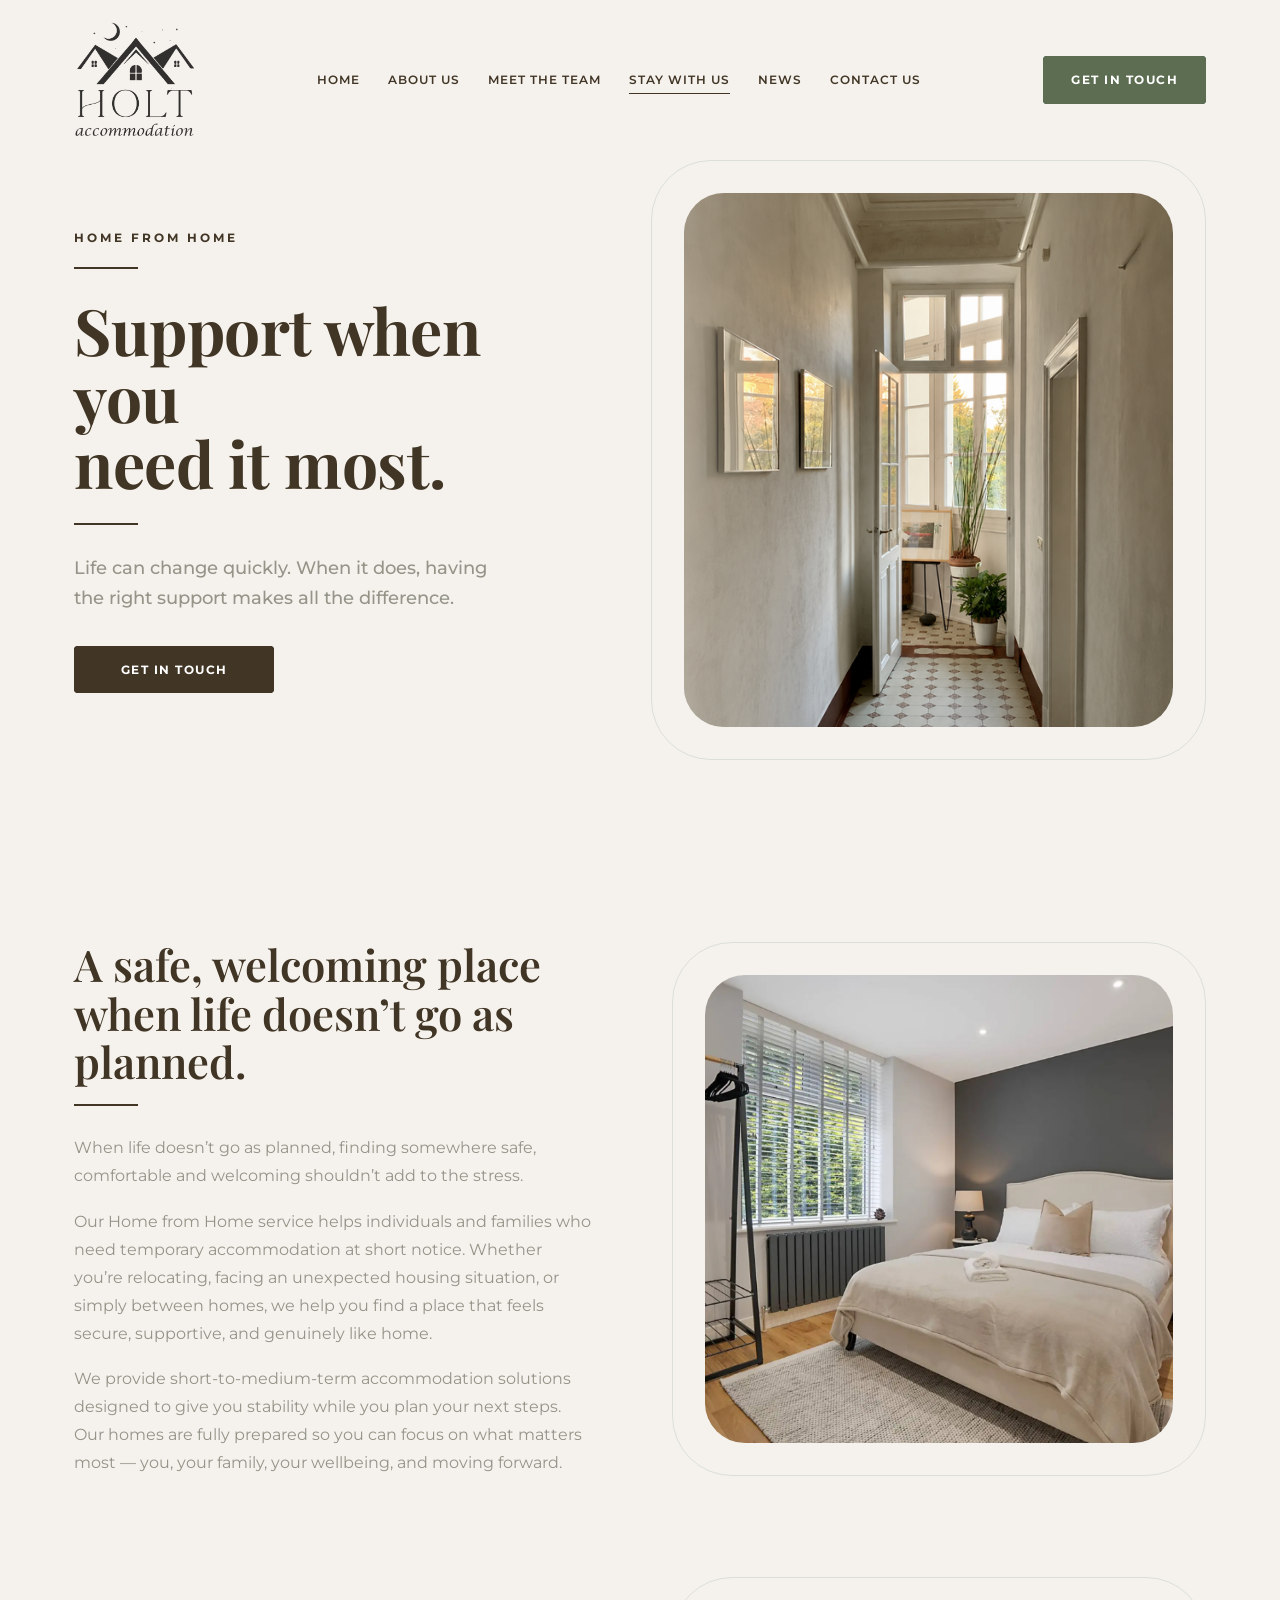
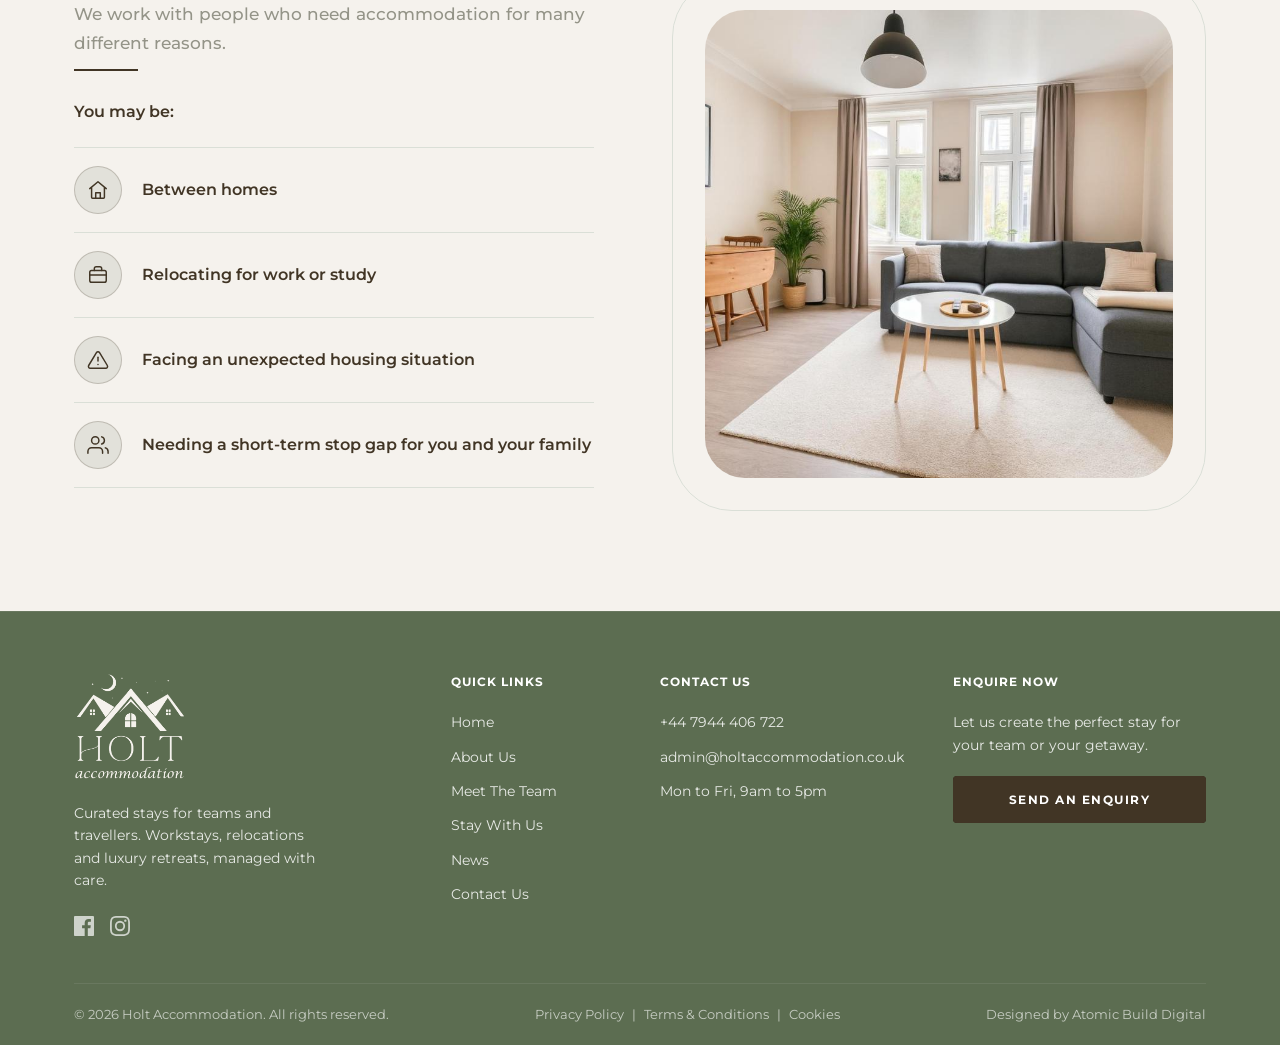
<file: home4home.html>
<!DOCTYPE html>
<html lang="en">
<head>
    <meta charset="UTF-8">
    <meta name="viewport" content="width=device-width, initial-scale=1.0">
    <title>Home from Home - Holt Accommodation</title>
    <link rel="preconnect" href="https://fonts.googleapis.com">
    <link rel="preconnect" href="https://fonts.gstatic.com" crossorigin>
    <link href="https://fonts.googleapis.com/css2?family=Montserrat:wght@400;500;600;700&family=Playfair+Display:ital,wght@0,400;0,500;0,600;0,700;0,800;1,400;1,600&display=swap" rel="stylesheet">
    <link rel="preload" as="image" href="assets/images/home4homeroom.png" fetchpriority="high">

    <link rel="stylesheet" href="styles.css">
</head>
<body class="home4home-page">

    <header id="header" class="header staywithus-header">
        <div class="container header-container">
            <a href="index.html" class="logo">
                <img src="assets/images/logo.png" alt="Holt Accommodation Logo" loading="eager" decoding="async" fetchpriority="high">
            </a>

            <nav class="nav-menu" id="navMenu">
                <ul class="nav-list">
                    <li><a href="index.html" class="nav-link">Home</a></li>
                    <li><a href="aboutus.html" class="nav-link">About Us</a></li>
                    <li><a href="meettheteam.html" class="nav-link">Meet The Team</a></li>
                    <li class="nav-item-dropdown">
                        <a href="staywithus.html" class="nav-link active" aria-haspopup="true" aria-expanded="false">Stay With Us</a>
                        <ul class="nav-dropdown">
                            <li><a href="corporatestays.html" class="nav-dropdown-link">Corporate Stays</a></li>
                            <li><a href="home4home.html" class="nav-dropdown-link">Home From Home</a></li>
                            <li><a href="luxury-retreat.html" class="nav-dropdown-link">The Old Rectory</a></li>
                        </ul>
                    </li>
                    <li><a href="news.html" class="nav-link">News</a></li>
                    <li><a href="contactus.html" class="nav-link">Contact Us</a></li>
                </ul>
                <a href="contactus.html" class="btn btn-olive mobile-enquire btn-pan-hover"><span>Get In Touch</span></a>
            </nav>

            <div class="header-right">
                <a href="contactus.html" class="btn btn-olive desktop-enquire btn-pan-hover"><span>Get In Touch</span></a>
                <button class="hamburger staywithus-hamburger" id="hamburger" aria-label="Toggle Menu">
                    <span></span>
                    <span></span>
                    <span></span>
                </button>
            </div>
        </div>
    </header>

    <main>
        <!-- ============================ HERO ============================ -->
        <section class="h4h-hero js-reveal" aria-labelledby="h4h-hero-title">
            <div class="container">
                <div class="h4h-hero-grid">

                    <!-- Left: editorial copy -->
                    <div class="h4h-hero-copy fade-in stagger-1">
                        <span class="h4h-eyebrow">Home from Home</span>
                        <span class="corp-rule h4h-rule" aria-hidden="true"></span>
                        <h1 class="h4h-hero-title" id="h4h-hero-title">Support when you<br>need it most.</h1>
                        <span class="corp-rule h4h-rule" aria-hidden="true"></span>
                        <p class="h4h-hero-lede">Life can change quickly. When it does, having the right support makes all the difference.</p>
                        <a href="contactus.html" class="btn btn-terracotta h4h-hero-btn btn-pan-hover"><span>Get In Touch</span></a>
                    </div>

                    <!-- Right: fade slideshow -->
                    <div class="h4h-hero-visual fade-in stagger-2">
                        <div class="h4h-hero-slider" role="group" aria-roledescription="slideshow" aria-label="Holt Home from Home accommodation">
                            <figure class="h4h-slide is-active">
                                <img src="assets/images/home4homeroom.png" alt="Calm temporary accommodation lounge" onerror="this.style.display='none'" loading="eager" decoding="async" fetchpriority="high">
                            </figure>
                            <figure class="h4h-slide">
                                <img src="assets/images/home4homewalk.png" alt="Welcoming furnished home interior" onerror="this.style.display='none'" loading="lazy" decoding="async" fetchpriority="low">
                            </figure>
                            <span class="h4h-photo-fallback" aria-hidden="true">Add your hero images here</span>
                        </div>
                    </div>

                </div>
            </div>
        </section>

        <!-- ============================ SECTION 1: INTRO ============================ -->
        <section class="h4h-intro section-padding js-reveal" aria-labelledby="h4h-intro-title">
            <div class="container">
                <div class="h4h-intro-grid">

                    <!-- Left copy -->
                    <div class="h4h-intro-copy fade-in stagger-1">
                        <h2 class="h4h-section-title" id="h4h-intro-title">A safe, welcoming place<br>when life doesn&rsquo;t go as planned.</h2>
                        <span class="corp-rule h4h-rule" aria-hidden="true"></span>
                        <p>When life doesn&rsquo;t go as planned, finding somewhere safe, comfortable and welcoming shouldn&rsquo;t add to the stress.</p>
                        <p>Our Home from Home service helps individuals and families who need temporary accommodation at short notice. Whether you&rsquo;re relocating, facing an unexpected housing situation, or simply between homes, we help you find a place that feels secure, supportive, and genuinely like home.</p>
                        <p>We provide short-to-medium-term accommodation solutions designed to give you stability while you plan your next steps. Our homes are fully prepared so you can focus on what matters most &mdash; you, your family, your wellbeing, and moving forward.</p>
                    </div>

                    <!-- Right image -->
                    <div class="h4h-intro-visual fade-in stagger-2">
                        <figure class="h4h-photo h4h-intro-photo">
                            <img src="assets/images/Bedroom 3.png" alt="Calm furnished bedroom for short-term accommodation" onerror="this.style.display='none'" loading="lazy" decoding="async" fetchpriority="low">
                            <span class="h4h-photo-fallback">Bedroom</span>
                        </figure>
                    </div>

                </div>
            </div>
        </section>

        <!-- ============================ SECTION 2: REASONS ============================ -->
        <section class="h4h-reasons section-padding js-reveal" aria-labelledby="h4h-reasons-title">
            <div class="container">
                <div class="h4h-reasons-grid">

                    <!-- Left copy + list -->
                    <div class="h4h-reasons-copy fade-in stagger-1">
                        <p class="h4h-reasons-subtitle" id="h4h-reasons-title">We work with people who need accommodation for many different reasons.</p>
                        <span class="corp-rule h4h-rule" aria-hidden="true"></span>
                        <p class="h4h-reasons-label">You may be:</p>
                        <ul class="h4h-reason-list">
                            <li class="h4h-reason">
                                <span class="h4h-reason-icon" aria-hidden="true">
                                    <svg viewBox="0 0 24 24" fill="none" stroke="currentColor" stroke-width="1.6" stroke-linecap="round" stroke-linejoin="round"><path d="M3 10.5 12 3l9 7.5"></path><path d="M5 9.5V20a1 1 0 0 0 1 1h12a1 1 0 0 0 1-1V9.5"></path><path d="M9.5 21v-6h5v6"></path></svg>
                                </span>
                                <span class="h4h-reason-text">Between homes</span>
                            </li>
                            <li class="h4h-reason">
                                <span class="h4h-reason-icon" aria-hidden="true">
                                    <svg viewBox="0 0 24 24" fill="none" stroke="currentColor" stroke-width="1.6" stroke-linecap="round" stroke-linejoin="round"><rect x="3" y="7" width="18" height="13" rx="2"></rect><path d="M8 7V5a2 2 0 0 1 2-2h4a2 2 0 0 1 2 2v2"></path><line x1="3" y1="12" x2="21" y2="12"></line></svg>
                                </span>
                                <span class="h4h-reason-text">Relocating for work or study</span>
                            </li>
                            <li class="h4h-reason">
                                <span class="h4h-reason-icon" aria-hidden="true">
                                    <svg viewBox="0 0 24 24" fill="none" stroke="currentColor" stroke-width="1.6" stroke-linecap="round" stroke-linejoin="round"><path d="M10.29 3.86 1.82 18a2 2 0 0 0 1.71 3h16.94a2 2 0 0 0 1.71-3L13.71 3.86a2 2 0 0 0-3.42 0z"></path><line x1="12" y1="9" x2="12" y2="13"></line><line x1="12" y1="17" x2="12.01" y2="17"></line></svg>
                                </span>
                                <span class="h4h-reason-text">Facing an unexpected housing situation</span>
                            </li>
                            <li class="h4h-reason">
                                <span class="h4h-reason-icon" aria-hidden="true">
                                    <svg viewBox="0 0 24 24" fill="none" stroke="currentColor" stroke-width="1.6" stroke-linecap="round" stroke-linejoin="round"><path d="M17 21v-2a4 4 0 0 0-4-4H5a4 4 0 0 0-4 4v2"></path><circle cx="9" cy="7" r="4"></circle><path d="M23 21v-2a4 4 0 0 0-3-3.87"></path><path d="M16 3.13a4 4 0 0 1 0 7.75"></path></svg>
                                </span>
                                <span class="h4h-reason-text">Needing a short-term stop gap for you and your family</span>
                            </li>
                        </ul>
                    </div>

                    <!-- Right image -->
                    <div class="h4h-reasons-visual fade-in stagger-2">
                        <figure class="h4h-photo h4h-reasons-photo">
                            <img src="assets/images/Central - Living.jpg" alt="Bright kitchen and dining space in a furnished temporary home" onerror="this.style.display='none'" loading="lazy" decoding="async" fetchpriority="low">
                            <span class="h4h-photo-fallback">Kitchen &amp; dining</span>
                        </figure>
                    </div>

                </div>
            </div>
        </section>

       
    </main>

    <footer id="contact" class="footer bg-olive text-white js-reveal">
        <div class="container">
            <div class="footer-grid">
                <div class="footer-col">
                    <img src="assets/images/logo.png" alt="Holt Accommodation Logo" class="footer-logo" loading="lazy" decoding="async" fetchpriority="low">
                    <p class="footer-desc">Curated stays for teams and travellers. Workstays, relocations and luxury retreats, managed with care.</p>
                    <div class="social-links">
                        <a href="https://www.facebook.com/holtaccommodationsolutionsltd/" target="_blank" rel="noopener noreferrer" aria-label="Holt Accommodation on Facebook"><svg viewBox="0 0 24 24" width="20" height="20"><path fill="currentColor" d="M22.675 0H1.325C.593 0 0 .593 0 1.325v21.351C0 23.407.593 24 1.325 24H12.82v-9.294H9.692v-3.622h3.128V8.413c0-3.1 1.893-4.788 4.659-4.788 1.325 0 2.463.099 2.795.143v3.24l-1.918.001c-1.504 0-1.795.715-1.795 1.763v2.313h3.587l-.467 3.622h-3.12V24h6.116c.73 0 1.323-.593 1.323-1.325V1.325C24 .593 23.407 0 22.675 0z"/></svg></a>
                        <a href="https://www.instagram.com/holtaccommodationsolutionsltd/" target="_blank" rel="noopener noreferrer" aria-label="Holt Accommodation on Instagram"><svg viewBox="0 0 24 24" width="20" height="20"><path fill="currentColor" d="M12 2.163c3.204 0 3.584.012 4.85.07 3.252.148 4.771 1.691 4.919 4.919.058 1.265.069 1.645.069 4.849 0 3.205-.012 3.584-.069 4.849-.149 3.225-1.664 4.771-4.919 4.919-1.266.058-1.644.07-4.85.07-3.204 0-3.584-.012-4.849-.07-3.26-.149-4.771-1.699-4.919-4.92-.058-1.265-.07-1.644-.07-4.849 0-3.204.013-3.583.07-4.849.149-3.227 1.664-4.771 4.919-4.919 1.266-.057 1.645-.069 4.849-.069zM12 0C8.741 0 8.333.014 7.053.072 2.695.272.273 2.69.073 7.052.014 8.333 0 8.741 0 12c0 3.259.014 3.668.072 4.948.2 4.358 2.618 6.78 6.98 6.98C8.333 23.986 8.741 24 12 24c3.259 0 3.668-.014 4.948-.072 4.354-.2 6.782-2.618 6.979-6.98.059-1.28.073-1.689.073-4.948 0-3.259-.014-3.667-.072-4.947-.196-4.354-2.617-6.78-6.979-6.98C15.668.014 15.259 0 12 0zm0 5.838a6.162 6.162 0 100 12.324 6.162 6.162 0 000-12.324zM12 16a4 4 0 110-8 4 4 0 010 8zm6.406-11.845a1.44 1.44 0 100 2.881 1.44 1.44 0 000-2.881z"/></svg></a>
                    </div>
                </div>

                <div class="footer-col">
                    <h4 class="footer-heading">Quick Links</h4>
                    <ul class="footer-links">
                        <li><a href="index.html">Home</a></li>
                        <li><a href="aboutus.html">About Us</a></li>
                        <li><a href="meettheteam.html">Meet The Team</a></li>
                        <li><a href="staywithus.html">Stay With Us</a></li>
                        <li><a href="news.html">News</a></li>
                        <li><a href="contactus.html">Contact Us</a></li>
                    </ul>
                </div>

                <div class="footer-col">
                    <h4 class="footer-heading">Contact Us</h4>
                    <ul class="footer-contact">
                        <li>+44 7944 406 722</li>
                        <li>admin@holtaccommodation.co.uk</li>
                        <li>Mon to Fri, 9am to 5pm</li>
                    </ul>
                </div>

                <div class="footer-col" id="enquire">
                    <h4 class="footer-heading">Enquire Now</h4>
                    <p class="footer-text">Let us create the perfect stay for your team or your getaway.</p>
                    <a href="contactus.html" class="btn btn-terracotta btn-full footer-enquire-btn btn-pan-hover"><span>Send An Enquiry</span></a>
                </div>
            </div>

            <div class="footer-bottom">
                <p>&copy; 2026 Holt Accommodation. All rights reserved.</p>
                <p class="footer-legal">
                    <!-- TODO: link to real Privacy / Terms / Cookies pages once created -->
                    <a href="#">Privacy Policy</a> |
                    <a href="#">Terms &amp; Conditions</a> |
                    <a href="#">Cookies</a>
                </p>
                <p>Designed by Atomic Build Digital</p>
            </div>
        </div>
    </footer>

    <script src="script.js" defer></script>
</body>
</html>
</file>
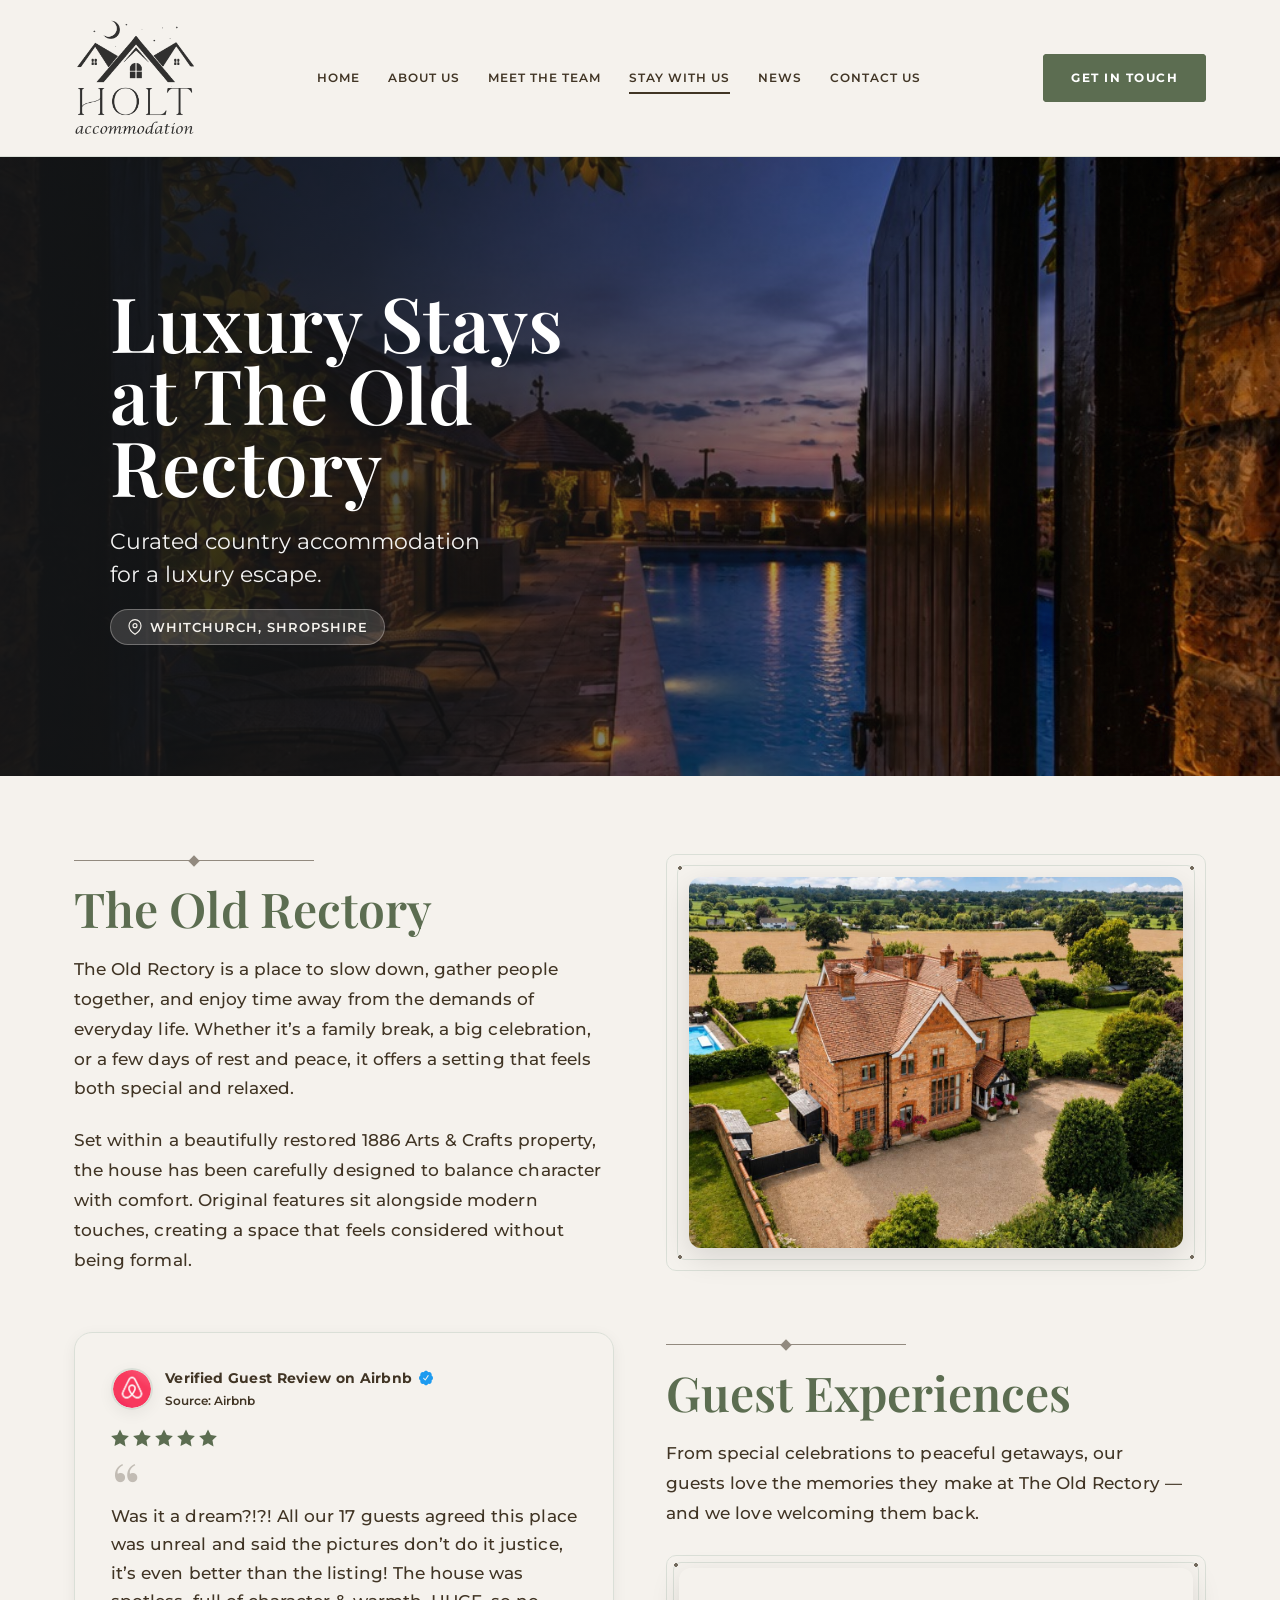
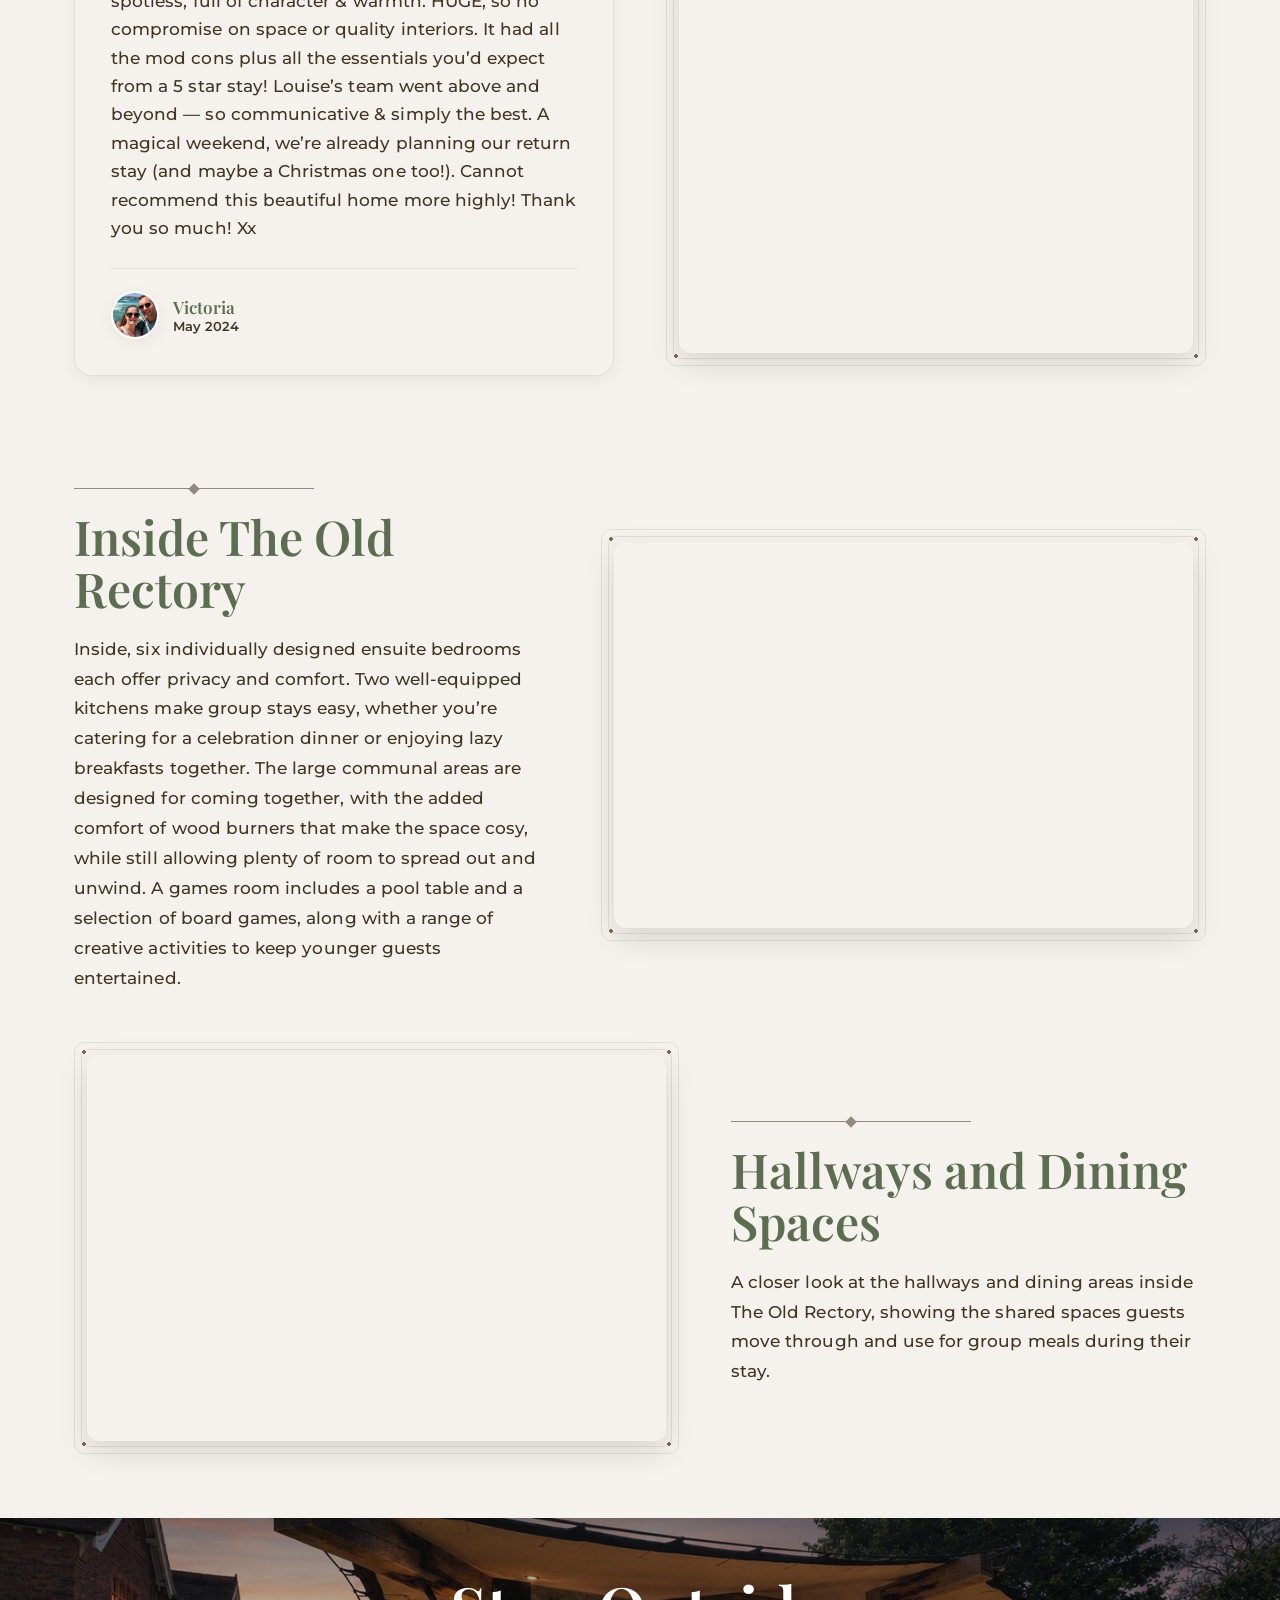
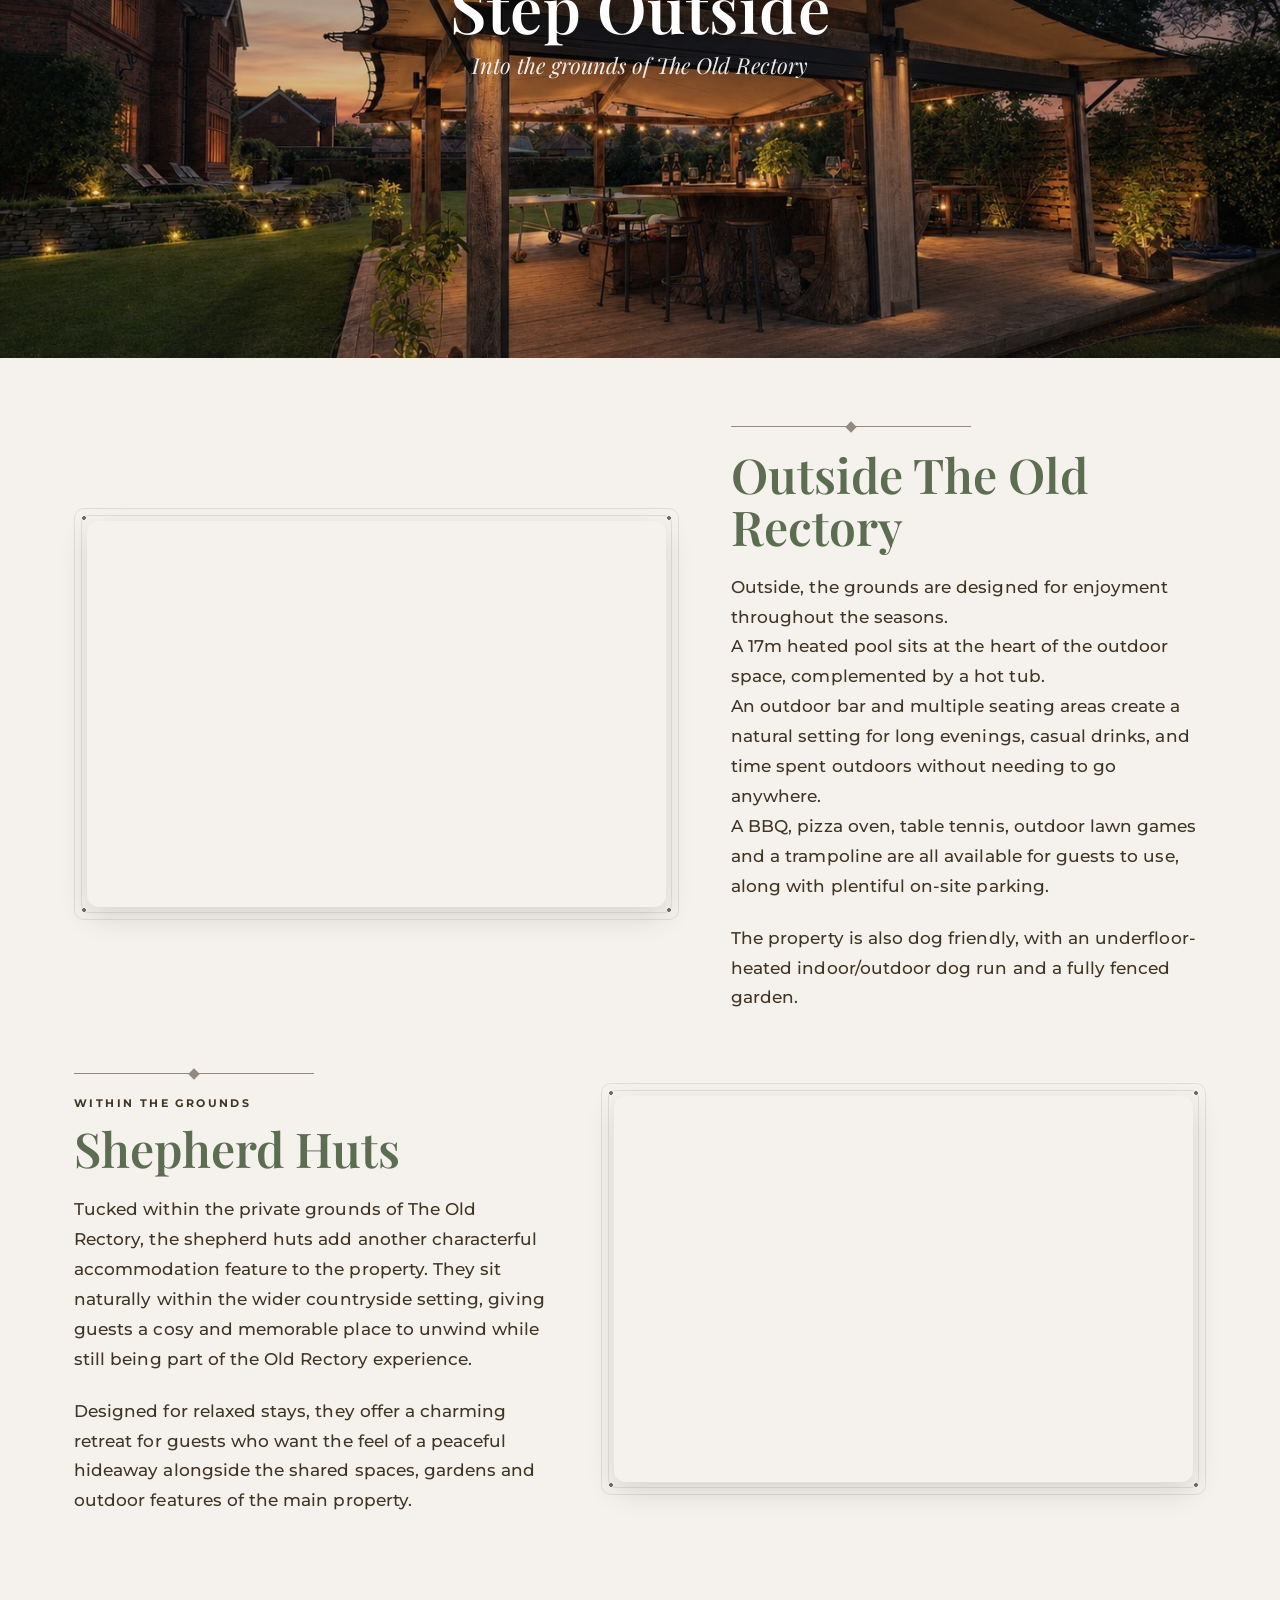
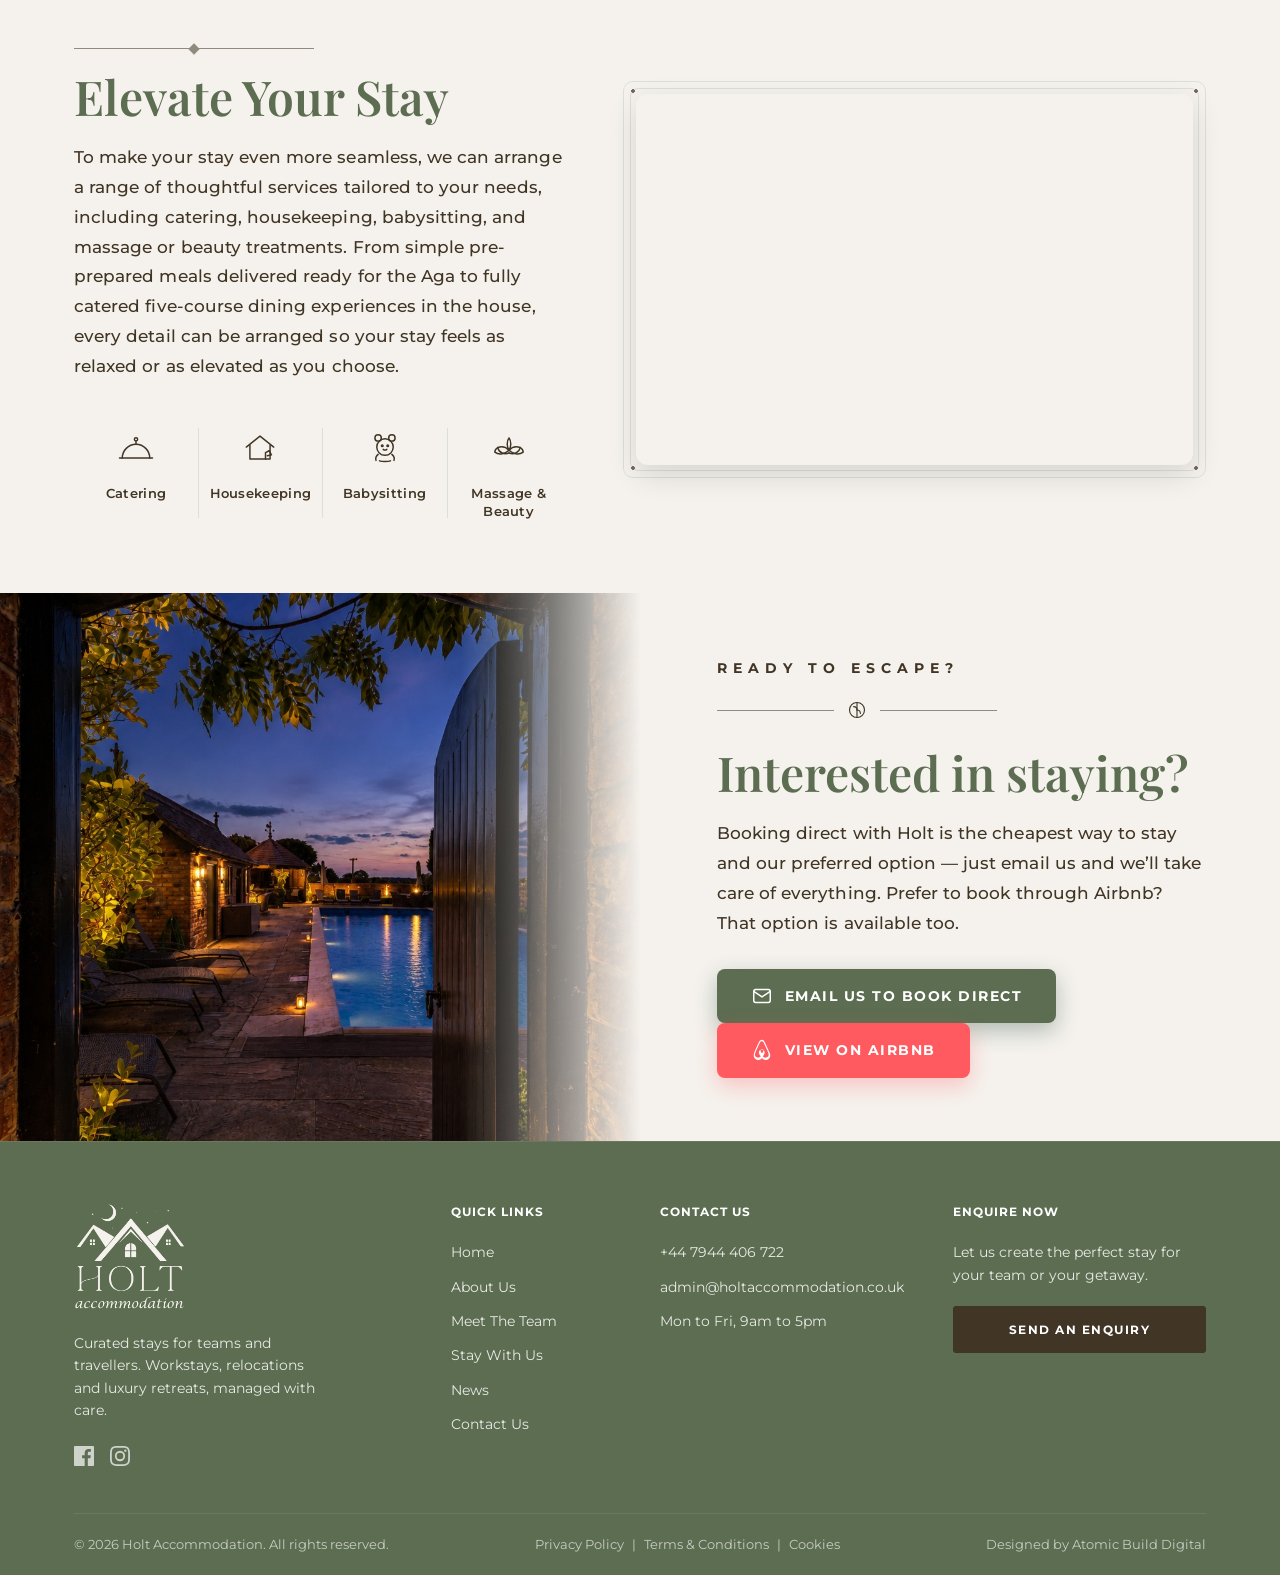
<file: luxury-retreat.html>
<!DOCTYPE html>
<html lang="en">
<head>
    <meta charset="UTF-8">
    <meta name="viewport" content="width=device-width, initial-scale=1.0">
    <title>The Old Rectory | Holt Accommodation</title>
    <link rel="preconnect" href="https://fonts.googleapis.com">
    <link rel="preconnect" href="https://fonts.gstatic.com" crossorigin>
    <link href="https://fonts.googleapis.com/css2?family=Montserrat:wght@400;500;600;700&family=Playfair+Display:ital,wght@0,400;0,500;0,600;0,700;0,800;1,400;1,600&display=swap" rel="stylesheet">
    <link rel="preload" as="image" href="assets/images/endimage.jpeg" fetchpriority="high">

    <link rel="stylesheet" href="styles.css">
</head>
<body class="luxury-retreat-page">

    <header id="header" class="header">
        <div class="container header-container">
            <a href="index.html" class="logo">
                <img src="assets/images/logo.png" alt="Holt Accommodation Logo" loading="eager" decoding="async" fetchpriority="high">
            </a>

            <nav class="nav-menu" id="navMenu">
                <ul class="nav-list">
                    <li><a href="index.html" class="nav-link">Home</a></li>
                    <li><a href="aboutus.html" class="nav-link">About Us</a></li>
                    <li><a href="meettheteam.html" class="nav-link">Meet The Team</a></li>
                    <li class="nav-item-dropdown">
                        <a href="staywithus.html" class="nav-link active" aria-haspopup="true" aria-expanded="false">Stay With Us</a>
                        <ul class="nav-dropdown">
                            <li><a href="corporatestays.html" class="nav-dropdown-link">Corporate Stays</a></li>
                            <li><a href="home4home.html" class="nav-dropdown-link">Home From Home</a></li>
                            <li><a href="luxury-retreat.html" class="nav-dropdown-link">The Old Rectory</a></li>
                        </ul>
                    </li>
                    <li><a href="news.html" class="nav-link">News</a></li>
                    <li><a href="contactus.html" class="nav-link">Contact Us</a></li>
                </ul>
                <a href="contactus.html" class="btn btn-olive mobile-enquire btn-pan-hover"><span>Get In Touch</span></a>
            </nav>

            <div class="header-right">
                <a href="contactus.html" class="btn btn-olive desktop-enquire btn-pan-hover"><span>Get In Touch</span></a>
                <button class="hamburger" id="hamburger" aria-label="Toggle Menu">
                    <span></span>
                    <span></span>
                    <span></span>
                </button>
            </div>
        </div>
    </header>

    <main>

        <!-- ============================================================
             HERO
             ============================================================ -->
        <section class="oldrectory-hero">
            <div class="oldrectory-hero-bg-wrapper">
                <img
                    src="assets/images/endimage.jpeg"
                    onerror="this.onerror=null;this.src='assets/images/GCG-15.jpg';"
                    alt="Aerial view of The Old Rectory luxury countryside property"
                    class="oldrectory-hero-bg" loading="eager" decoding="async" fetchpriority="high">
            </div>
            <div class="oldrectory-hero-overlay"></div>

            <div class="container oldrectory-hero-container">
                <div class="oldrectory-hero-content fade-in">
                    <h1 class="oldrectory-hero-title">Luxury Stays<br>at The Old Rectory</h1>
                    <p class="oldrectory-hero-sub">Curated country accommodation<br>for a luxury escape.</p>
                    <a class="oldrectory-hero-location" href="https://share.google/iO5EPTiJwtNE2rDHw" target="_blank" rel="noopener noreferrer" aria-label="Open The Old Rectory location in Google Maps">
                        <svg viewBox="0 0 24 24" width="16" height="16" fill="none" stroke="currentColor" stroke-width="1.7" stroke-linecap="round" stroke-linejoin="round" aria-hidden="true"><path d="M21 10c0 7-9 13-9 13s-9-6-9-13a9 9 0 0 1 18 0z"></path><circle cx="12" cy="10" r="3"></circle></svg>
                        <span>Whitchurch, Shropshire</span>
                    </a>
                </div>
            </div>
        </section>

        <!-- ============================================================
             INTRO
             ============================================================ -->
        <section class="oldrectory-intro">
            <div class="container oldrectory-intro-grid">

                <!-- LEFT: editorial text -->
                <div class="oldrectory-intro-text js-reveal stagger-1">
                    
                    <span class="oldrectory-rule" aria-hidden="true"></span>

                    <h2 class="oldrectory-heading">The Old Rectory</h2>

                    <p class="oldrectory-paragraph">The Old Rectory is a place to slow down, gather people together, and enjoy time away from the demands of everyday life. Whether it&rsquo;s a family break, a big celebration, or a few days of rest and peace, it offers a setting that feels both special and relaxed.</p>

                    <p class="oldrectory-paragraph">Set within a beautifully restored 1886 Arts &amp; Crafts property, the house has been carefully designed to balance character with comfort. Original features sit alongside modern touches, creating a space that feels considered without being formal.</p>
                </div>

                <!-- RIGHT: framed image slider -->
                <div class="oldrectory-intro-media js-reveal stagger-2">
                    <div class="oldrectory-frame">
                        <div class="oldrectory-gallery">
                            <!-- Replace these three image paths with the final Old Rectory images when ready. -->
                            <img
                                src="assets/images/Old Rectory 02.jpeg"
                                onerror="this.onerror=null;this.src='assets/images/GCG-15.jpg';"
                                alt="The Old Rectory exterior and grounds"
                                class="oldrectory-gallery-slide is-active" loading="lazy" decoding="async" fetchpriority="low">
                            <img
                                src="assets/images/Old Rectory 01.jpeg"
                                onerror="this.onerror=null;this.src='assets/images/GCG-36.jpg';"
                                alt="The Old Rectory gardens and pool"
                                class="oldrectory-gallery-slide" loading="lazy" decoding="async" fetchpriority="low">
                            <img
                                src="assets/images/Old Rectory 03.jpeg"
                                onerror="this.onerror=null;this.src='assets/images/GCG-7.jpg';"
                                alt="The Old Rectory interior detail"
                                class="oldrectory-gallery-slide" loading="lazy" decoding="async" fetchpriority="low">
                        </div>
                    </div>
                </div>

            </div>
        </section>

        <!-- ============================================================
             GUEST EXPERIENCES
             ============================================================ -->
        <section class="oldrectory-guest-experiences js-reveal" aria-labelledby="oldrectory-guest-experiences-title">
            <div class="container">

                <div class="guest-experiences-grid guest-experiences-grid--swapped">

                    <!-- RIGHT: verified Airbnb review card -->
                    <div class="guest-experiences-review-card js-reveal stagger-1">

                        <div class="guest-experiences-verification">
                            <!-- Circular reviewer profile image (pulled from reviews folder) -->
                            <span class="guest-review-profile">
                                <img
                                    src="assets/images/reviews/airbnb.png"
                                    onerror="this.onerror=null;this.src='assets/images/reviews/Vic.png';"
                                    alt="Verified Airbnb guest profile" loading="lazy" decoding="async" fetchpriority="low">
                            </span>
                            <span class="guest-experiences-verification-text">
                                <span class="guest-experiences-verification-title">
                                    Verified Guest Review on Airbnb
                                    <span class="guest-experiences-verified-badge" aria-hidden="true">
                                        <!-- Inline blue verified badge / tick -->
                                        <svg viewBox="0 0 24 24" xmlns="http://www.w3.org/2000/svg">
                                            <path fill="currentColor" d="M22.5 12c0-1.58-.875-2.95-2.148-3.6.154-.435.238-.905.238-1.4 0-2.21-1.71-3.998-3.818-3.998-.47 0-.92.084-1.336.25C14.818 1.92 13.51 1 12 1s-2.816.92-3.437 2.25c-.415-.165-.866-.25-1.336-.25-2.11 0-3.818 1.79-3.818 4 0 .494.083.964.237 1.4C2.375 9.05 1.5 10.42 1.5 12s.875 2.95 2.148 3.6c-.154.435-.237.905-.237 1.4 0 2.21 1.708 4 3.818 4 .47 0 .92-.086 1.335-.25.62 1.334 1.926 2.25 3.437 2.25 1.512 0 2.818-.916 3.437-2.25.415.163.865.248 1.336.248 2.11 0 3.818-1.79 3.818-4 0-.495-.083-.965-.237-1.4C21.625 14.95 22.5 13.58 22.5 12zm-6.616-3.166l-4.334 6.5c-.145.217-.382.334-.625.334-.143 0-.288-.04-.416-.126l-.115-.094-2.415-2.415c-.293-.293-.293-.768 0-1.06s.768-.294 1.06 0l1.77 1.767 3.825-5.74c.23-.345.696-.436 1.04-.207.346.23.44.696.21 1.04z"/>
                                        </svg>
                                    </span>
                                </span>
                                <span class="guest-experiences-verification-source">Source: Airbnb</span>
                            </span>
                        </div>

                        <div class="guest-experiences-stars" role="img" aria-label="Rated 5 out of 5 stars">
                            <svg aria-hidden="true" viewBox="0 0 24 24" xmlns="http://www.w3.org/2000/svg"><path fill="currentColor" d="M12 .587l3.668 7.431 8.2 1.193-5.934 5.787 1.401 8.177L12 18.896l-7.335 3.866 1.401-8.177L.132 9.211l8.2-1.193z"/></svg>
                            <svg aria-hidden="true" viewBox="0 0 24 24" xmlns="http://www.w3.org/2000/svg"><path fill="currentColor" d="M12 .587l3.668 7.431 8.2 1.193-5.934 5.787 1.401 8.177L12 18.896l-7.335 3.866 1.401-8.177L.132 9.211l8.2-1.193z"/></svg>
                            <svg aria-hidden="true" viewBox="0 0 24 24" xmlns="http://www.w3.org/2000/svg"><path fill="currentColor" d="M12 .587l3.668 7.431 8.2 1.193-5.934 5.787 1.401 8.177L12 18.896l-7.335 3.866 1.401-8.177L.132 9.211l8.2-1.193z"/></svg>
                            <svg aria-hidden="true" viewBox="0 0 24 24" xmlns="http://www.w3.org/2000/svg"><path fill="currentColor" d="M12 .587l3.668 7.431 8.2 1.193-5.934 5.787 1.401 8.177L12 18.896l-7.335 3.866 1.401-8.177L.132 9.211l8.2-1.193z"/></svg>
                            <svg aria-hidden="true" viewBox="0 0 24 24" xmlns="http://www.w3.org/2000/svg"><path fill="currentColor" d="M12 .587l3.668 7.431 8.2 1.193-5.934 5.787 1.401 8.177L12 18.896l-7.335 3.866 1.401-8.177L.132 9.211l8.2-1.193z"/></svg>
                        </div>

                        <span class="guest-experiences-quote" aria-hidden="true">&ldquo;</span>

                        <p class="guest-experiences-review-text">Was it a dream?!?! All our 17 guests agreed this place was unreal and said the pictures don&rsquo;t do it justice, it&rsquo;s even better than the listing! The house was spotless, full of character &amp; warmth. HUGE, so no compromise on space or quality interiors. It had all the mod cons plus all the essentials you&rsquo;d expect from a 5 star stay! Louise&rsquo;s team went above and beyond &mdash; so communicative &amp; simply the best. A magical weekend, we&rsquo;re already planning our return stay (and maybe a Christmas one too!). Cannot recommend this beautiful home more highly! Thank you so much! Xx</p>

                        <hr class="guest-experiences-divider">

                        <div class="guest-experiences-guest">
                            <!-- Replace this with Victoria's final Airbnb review avatar/image when ready. -->
                            <img
                                src="assets/images/reviews/Vic.png"
                                onerror="this.onerror=null;this.src='assets/images/reviews/GuestReview4.png';"
                                alt="Photo of Victoria, a verified Airbnb guest"
                                class="guest-experiences-avatar" loading="lazy" decoding="async" fetchpriority="low">
                            <span class="guest-experiences-guest-meta">
                                <span class="guest-experiences-guest-name">Victoria</span>
                                <span class="guest-experiences-guest-date">May 2024</span>
                            </span>
                        </div>

                    </div>

                    <!-- RIGHT: intro above framed rotating image gallery -->
                    <div class="guest-experiences-feature js-reveal stagger-2">
                        <!-- Section intro -->
                        <div class="guest-experiences-intro">
                            <span class="oldrectory-rule" aria-hidden="true"></span>
                            <h2 id="oldrectory-guest-experiences-title" class="oldrectory-heading">Guest Experiences</h2>
                            <p class="oldrectory-paragraph">From special celebrations to peaceful getaways, our guests love the memories they make at The Old Rectory &mdash; and we love welcoming them back.</p>
                        </div>

                        <!-- Framed rotating image gallery (right column, below intro) -->
                        <div class="guest-experiences-media">
                            <div class="oldrectory-frame">
                                <div class="guest-experiences-gallery">
                                    <!-- ============================================================
                                         REPLACEMENT PLACEHOLDERS
                                         Replace these three image paths with the final Guest
                                         Experience photos when ready. Each has a safe onerror
                                         fallback to an existing gallery image.
                                         ============================================================ -->
                                    <img
                                        src="assets/images/guest-experiences/Living-room.jpeg"
                                        onerror="this.onerror=null;this.src='assets/images/GCG-15.jpg';"
                                        alt="Guests gathered together in the main living room at The Old Rectory"
                                        class="guest-experiences-slide" loading="lazy" decoding="async" fetchpriority="low">
                                    <!-- Replacement placeholder 2 -->
                                    <img
                                        src="assets/images/Aga Living Room (2) (1).png"
                                        onerror="this.onerror=null;this.src='assets/images/GCG-36.jpg';"
                                        alt="Friends celebrating around the dining table at The Old Rectory"
                                        class="guest-experiences-slide" loading="lazy" decoding="async" fetchpriority="low">
                                    <!-- Replacement placeholder 3 -->
                                    <img
                                        src="assets/images/guest-experiences/nightjaq.jpeg"
                                        onerror="this.onerror=null;this.src='assets/images/GCG-7.jpg';"
                                        alt="A relaxed family moment enjoying the grounds of The Old Rectory"
                                        class="guest-experiences-slide" loading="lazy" decoding="async" fetchpriority="low">
                                </div>
                            </div>
                        </div>
                    </div>

                </div>
            </div>
        </section>

        <!-- ============================================================
             INSIDE OLD RECTORY
             (sits below Guest Experiences with a modest breathing gap)
             ============================================================ -->
        <section class="oldrectory-inside js-reveal" aria-labelledby="oldrectory-inside-title">
            <div class="container oldrectory-inside-grid">

                <!-- LEFT: editorial text -->
                <div class="oldrectory-inside-content js-reveal stagger-1">
                    <span class="oldrectory-rule" aria-hidden="true"></span>
                    <h2 id="oldrectory-inside-title" class="oldrectory-heading">Inside The Old Rectory</h2>
                    <p class="oldrectory-paragraph">Inside, six individually designed ensuite bedrooms each offer privacy and comfort. Two well-equipped kitchens make group stays easy, whether you&rsquo;re catering for a celebration dinner or enjoying lazy breakfasts together. The large communal areas are designed for coming together, with the added comfort of wood burners that make the space cosy, while still allowing plenty of room to spread out and unwind. A games room includes a pool table and a selection of board games, along with a range of creative activities to keep younger guests entertained.</p>
                </div>

                <!-- RIGHT: framed rotating image gallery -->
                <div class="oldrectory-inside-media js-reveal stagger-2">
                    <div class="oldrectory-frame">
                        <div class="oldrectory-inside-gallery">
                            <!-- ============================================================
                                 REPLACEMENT PLACEHOLDERS
                                 Replace these four image paths with the final Inside Old
                                 Rectory photos when ready. Each has a safe onerror fallback
                                 to an existing project image so the layout never breaks.
                                 ============================================================ -->
                            <img
                                src="assets/images/inside-old-rectory/bedroom1-old.jpeg"
                                onerror="this.onerror=null;this.src='assets/images/guest-experiences/kitchen-old-rectory.jpeg';"
                                alt="One of the two well-equipped kitchens inside The Old Rectory"
                                class="oldrectory-inside-slide" loading="lazy" decoding="async" fetchpriority="low">
                            <img
                                src="assets/images/Aga Kitchen (1).png"
                                onerror="this.onerror=null;this.src='assets/images/old-rectory-fireplace.jpeg';"
                                alt="A cosy communal living area with a wood burner inside The Old Rectory"
                                class="oldrectory-inside-slide" loading="lazy" decoding="async" fetchpriority="low">
                            <img
                                src="assets/images/inside-old-rectory/pooltabe.jpeg"
                                onerror="this.onerror=null;this.src='assets/images/GCG-15.jpg';"
                                alt="One of the six individually designed ensuite bedrooms at The Old Rectory"
                                class="oldrectory-inside-slide" loading="lazy" decoding="async" fetchpriority="low">
                            <img
                                src="assets/images/inside-old-rectory/loungearea.jpeg"
                                onerror="this.onerror=null;this.src='assets/images/GCG-7.jpg';"
                                alt="The games room with a pool table and activities for younger guests at The Old Rectory"
                                class="oldrectory-inside-slide" loading="lazy" decoding="async" fetchpriority="low">
                        </div>
                    </div>
                </div>

            </div>
        </section>

        <!-- ============================================================
             HALLWAYS AND DINING SPACES
             Framed four-image slideshow placed between Inside The Old Rectory
             and the Step Outside banner. The image frame sits on the left
             on desktop, with neutral editorial wording on the right.
             ============================================================ -->
        <section class="oldrectory-hallways-dining js-reveal" aria-labelledby="oldrectory-hallways-dining-title">
            <div class="container oldrectory-hallways-dining-grid">

                <!-- LEFT: framed rotating image gallery -->
                <div class="oldrectory-hallways-dining-media js-reveal stagger-1">
                    <div class="oldrectory-frame">
                        <div class="oldrectory-hallways-dining-gallery">
                            <!-- ============================================================
                                 REPLACEMENT PLACEHOLDERS
                                 Replace these four image paths with the final hallway and
                                 dining photos when ready. Each has a safe onerror fallback
                                 to an existing Old Rectory image so the layout never breaks.
                                 ============================================================ -->
                            <img
                                src="assets/images/Hallway (1).png"
                                onerror="this.onerror=null;this.src='assets/images/inside-old-rectory/bedroom1-old.jpeg';"
                                alt="Hallway detail inside The Old Rectory"
                                class="oldrectory-hallways-dining-slide" loading="lazy" decoding="async" fetchpriority="low">
                            <img
                                src="assets/images/e105dbec-576b-438f-a41d-96caf8b035dd.png"
                                onerror="this.onerror=null;this.src='assets/images/inside-old-rectory/loungearea.jpeg';"
                                alt="A hallway leading through The Old Rectory"
                                class="oldrectory-hallways-dining-slide" loading="lazy" decoding="async" fetchpriority="low">
                            <img
                                src="assets/images/Dining Room (1).png"
                                onerror="this.onerror=null;this.src='assets/images/guest-experiences/kitchen-old-rectory.jpeg';"
                                alt="Dining space prepared for guests at The Old Rectory"
                                class="oldrectory-hallways-dining-slide" loading="lazy" decoding="async" fetchpriority="low">
                            <img
                                src="assets/images/Dining Room (2).png"
                                onerror="this.onerror=null;this.src='assets/images/old-rectory-fireplace.jpeg';"
                                alt="Dining and shared space inside The Old Rectory"
                                class="oldrectory-hallways-dining-slide" loading="lazy" decoding="async" fetchpriority="low">
                        </div>
                    </div>
                </div>

                <!-- RIGHT: neutral editorial wording -->
                <div class="oldrectory-hallways-dining-content js-reveal stagger-2">
                    <span class="oldrectory-rule" aria-hidden="true"></span>
                    <h2 id="oldrectory-hallways-dining-title" class="oldrectory-heading">Hallways and Dining Spaces</h2>
                    <p class="oldrectory-paragraph">A closer look at the hallways and dining areas inside The Old Rectory, showing the shared spaces guests move through and use for group meals during their stay.</p>
                </div>

            </div>
        </section>

        <!-- ============================================================
             STEP OUTSIDE — full-width cinematic image banner
             Sits after Inside Old Rectory, before the Outside section.
             ============================================================ -->
        <section class="oldrectory-step-outside js-reveal" aria-labelledby="oldrectory-step-outside-title">
            <!-- Full-bleed background image. Replace the src with the final
                 grounds photo when ready; onerror falls back to a safe
                 existing project image so the layout never breaks. -->
            <img
                src="assets/images/Step-Outside11.jpeg"
                onerror="this.onerror=null;this.src='assets/images/GCG-36.jpg';"
                alt="The grounds and gardens of The Old Rectory at dusk"
                class="oldrectory-step-outside-bg" loading="lazy" decoding="async" fetchpriority="low">
            <div class="oldrectory-step-outside-overlay" aria-hidden="true"></div>

            <div class="oldrectory-step-outside-content">
                <h2 id="oldrectory-step-outside-title" class="oldrectory-step-outside-title">Step Outside</h2>
                <p class="oldrectory-step-outside-sub">Into the grounds of The Old Rectory</p>
            </div>
        </section>

        <!-- ============================================================
             OUTSIDE OLD RECTORY
             Two-column editorial section: framed rotating gallery (left)
             + editorial text (right). Mirrors the Inside Old Rectory style.
             ============================================================ -->
        <section class="oldrectory-outside js-reveal" aria-labelledby="oldrectory-outside-title">
            <div class="container oldrectory-outside-grid">

                <!-- LEFT: framed rotating image gallery -->
                <div class="oldrectory-outside-media js-reveal stagger-1">
                    <div class="oldrectory-frame">
                        <div class="oldrectory-outside-gallery">
                            <!-- ============================================================
                                 REPLACEMENT PLACEHOLDERS
                                 Replace these four image paths with the final Outside Old
                                 Rectory photos when ready. Each has a safe onerror fallback
                                 to an existing project image so the layout never breaks.
                                 ============================================================ -->
                            <img
                                src="assets/images/Pool Old Rectory.jpeg"
                                onerror="this.onerror=null;this.src='assets/images/GCG-15.jpg';"
                                alt="The heated outdoor salt-water pool and sun deck at The Old Rectory"
                                class="oldrectory-outside-slide" loading="lazy" decoding="async" fetchpriority="low">
                            <img
                                src="assets/images/Outside Old Rec.jpeg"
                                onerror="this.onerror=null;this.src='assets/images/GCG-36.jpg';"
                                alt="Landscaped cottage gardens and lawns in the grounds of The Old Rectory"
                                class="oldrectory-outside-slide" loading="lazy" decoding="async" fetchpriority="low">
                            <img
                                src="assets/images/Out Out Rectory.jpeg"
                                onerror="this.onerror=null;this.src='assets/images/GCG-7.jpg';"
                                alt="An outdoor gathering and dining space surrounded by mature trees"
                                class="oldrectory-outside-slide" loading="lazy" decoding="async" fetchpriority="low">
                            <img
                                src="assets/images/Out Out 2 Old Rec.jpeg"
                                onerror="this.onerror=null;this.src='assets/images/old-rectory.jpeg';"
                                alt="A calm, private corner of the grounds for relaxing on a summer evening"
                                class="oldrectory-outside-slide" loading="lazy" decoding="async" fetchpriority="low">
                        </div>
                    </div>
                </div>

                <!-- RIGHT: editorial text -->
                <div class="oldrectory-outside-content js-reveal stagger-2">
                    <span class="oldrectory-rule" aria-hidden="true"></span>
                    <h2 id="oldrectory-outside-title" class="oldrectory-heading">Outside The Old Rectory</h2>
                    <p class="oldrectory-paragraph">Outside, the grounds are designed for enjoyment throughout the seasons. <br>A 17m heated pool sits at the heart of the outdoor space, complemented by a hot tub.<br> An outdoor bar and multiple seating areas create a natural setting for long evenings, casual drinks, and time spent outdoors without needing to go anywhere.<br> A BBQ, pizza oven, table tennis, outdoor lawn games and a trampoline are all available for guests to use, along with plentiful on-site parking.<br></p>
                    <p class="oldrectory-paragraph">The property is also dog friendly, with an underfloor-heated indoor/outdoor dog run and a fully fenced garden.</p>
                </div>

            </div>
        </section>


        <!-- ============================================================
             SHEPHERD HUTS
             A framed feature placed directly beneath Outside The Old Rectory
             and before Elevate Your Stay, so it reads as part of the wider
             Old Rectory grounds/accommodation story rather than a separate page.
             ============================================================ -->
        <section class="oldrectory-shepherd-huts js-reveal" aria-labelledby="oldrectory-shepherd-huts-title">
            <div class="container oldrectory-shepherd-huts-grid">

                <!-- LEFT: editorial text -->
                <div class="oldrectory-shepherd-huts-content js-reveal stagger-1">
                    <span class="oldrectory-rule" aria-hidden="true"></span>
                    <span class="oldrectory-shepherd-huts-kicker">Within the grounds</span>
                    <h2 id="oldrectory-shepherd-huts-title" class="oldrectory-heading">Shepherd Huts</h2>
                    <p class="oldrectory-paragraph">Tucked within the private grounds of The Old Rectory, the shepherd huts add another characterful accommodation feature to the property. They sit naturally within the wider countryside setting, giving guests a cosy and memorable place to unwind while still being part of the Old Rectory experience.</p>
                    <p class="oldrectory-paragraph">Designed for relaxed stays, they offer a charming retreat for guests who want the feel of a peaceful hideaway alongside the shared spaces, gardens and outdoor features of the main property.</p>
                </div>

                <!-- RIGHT: framed shepherd huts image gallery -->
                <div class="oldrectory-shepherd-huts-media js-reveal stagger-2">
                    <div class="oldrectory-frame">
                        <div class="oldrectory-shepherd-huts-gallery">
                            <!-- Replace these four image paths with the final Shepherd Huts images when ready. -->
                            <img
                                src="assets/images/Shepherds Huts (2) (1).png"
                                onerror="this.onerror=null;this.src='assets/images/outside-old-rectory/outside-one.jpeg';"
                                alt="Shepherd hut accommodation within the grounds of The Old Rectory"
                                class="oldrectory-shepherd-huts-slide" loading="lazy" decoding="async" fetchpriority="low">
                            <img
                                src="assets/images/Sherped2.png"
                                onerror="this.onerror=null;this.src='assets/images/outside-old-rectory/outside-two.jpeg';"
                                alt="Cosy shepherd hut feature at The Old Rectory"
                                class="oldrectory-shepherd-huts-slide" loading="lazy" decoding="async" fetchpriority="low">
                            <img
                                src="assets/images/fcc87ced-fdf3-46a9-810b-253d6b9b42ac.png"
                                onerror="this.onerror=null;this.src='assets/images/outside-old-rectory/outside-three.jpeg';"
                                alt="Shepherd hut set within the peaceful Old Rectory grounds"
                                class="oldrectory-shepherd-huts-slide" loading="lazy" decoding="async" fetchpriority="low">
                            <img
                                src="assets/images/sherphed1 (1).png"
                                onerror="this.onerror=null;this.src='assets/images/old-rectory.jpeg';"
                                alt="Another shepherd hut view within the Old Rectory grounds"
                                class="oldrectory-shepherd-huts-slide" loading="lazy" decoding="async" fetchpriority="low">
                        </div>
                    </div>
                </div>

            </div>
        </section>


        <!-- ============================================================
             ELEVATE YOUR STAY
             Two-column editorial section beneath the Shepherd Huts feature.
             Editorial text + bespoke service icons (left) and a two-image
             framed slideshow (right). Reuses .oldrectory-rule /
             .oldrectory-heading / .oldrectory-paragraph / .oldrectory-frame
             so typography and framing stay consistent with the page.
             ============================================================ -->
        <section class="oldrectory-elevate js-reveal" aria-labelledby="oldrectory-elevate-title">
            <div class="container oldrectory-elevate-grid">

                <!-- LEFT: editorial text + bespoke service icons -->
                <div class="oldrectory-elevate-content js-reveal stagger-1">
                    <span class="oldrectory-rule" aria-hidden="true"></span>
                    <h2 id="oldrectory-elevate-title" class="oldrectory-heading">Elevate Your Stay</h2>
                    <p class="oldrectory-paragraph">To make your stay even more seamless, we can arrange a range of thoughtful services tailored to your needs, including catering, housekeeping, babysitting, and massage or beauty treatments. From simple pre-prepared meals delivered ready for the Aga to fully catered five-course dining experiences in the house, every detail can be arranged so your stay feels as relaxed or as elevated as you choose.</p>

                    <ul class="oldrectory-elevate-services" role="list">
                        <li class="oldrectory-elevate-service">
                            <span class="oldrectory-elevate-service-icon" aria-hidden="true">
                                <!-- Catering — serving cloche -->
                                <svg viewBox="0 0 48 48" fill="none" stroke="currentColor" stroke-width="1.6" stroke-linecap="round" stroke-linejoin="round" xmlns="http://www.w3.org/2000/svg">
                                    <path d="M6 35h36"/>
                                    <path d="M9 35a15 15 0 0 1 30 0"/>
                                    <path d="M24 20v-3"/>
                                    <circle cx="24" cy="14.5" r="1.8"/>
                                </svg>
                            </span>
                            <span class="oldrectory-elevate-service-label">Catering</span>
                        </li>

                        <li class="oldrectory-elevate-service">
                            <span class="oldrectory-elevate-service-icon" aria-hidden="true">
                                <!-- Housekeeping — house with broom -->
                                <svg viewBox="0 0 48 48" fill="none" stroke="currentColor" stroke-width="1.6" stroke-linecap="round" stroke-linejoin="round" xmlns="http://www.w3.org/2000/svg">
                                    <path d="M9 23 24 11l15 12"/>
                                    <path d="M13 21v15h22V21"/>
                                    <path d="M30 36v-7l4-2"/>
                                    <path d="M34 27l2.5 4.5-4.5 1"/>
                                </svg>
                            </span>
                            <span class="oldrectory-elevate-service-label">Housekeeping</span>
                        </li>

                        <li class="oldrectory-elevate-service">
                            <span class="oldrectory-elevate-service-icon" aria-hidden="true">
                                <!-- Babysitting — teddy bear -->
                                <svg viewBox="0 0 48 48" fill="none" stroke="currentColor" stroke-width="1.6" stroke-linecap="round" stroke-linejoin="round" xmlns="http://www.w3.org/2000/svg">
                                    <circle cx="16.5" cy="13" r="3.5"/>
                                    <circle cx="31.5" cy="13" r="3.5"/>
                                    <circle cx="24" cy="23" r="9"/>
                                    <circle cx="21" cy="21.5" r="0.9"/>
                                    <circle cx="27" cy="21.5" r="0.9"/>
                                    <path d="M22 25.5c1.3 1 2.7 1 4 0"/>
                                    <path d="M16.5 31c-2 1.7-3 4.5-2.3 6.5M31.5 31c2 1.7 3 4.5 2.3 6.5"/>
                                    <path d="M18 38c2.5 1 9.5 1 12 0"/>
                                </svg>
                            </span>
                            <span class="oldrectory-elevate-service-label">Babysitting</span>
                        </li>

                        <li class="oldrectory-elevate-service">
                            <span class="oldrectory-elevate-service-icon" aria-hidden="true">
                                <!-- Massage &amp; Beauty — lotus flower -->
                                <svg viewBox="0 0 48 48" fill="none" stroke="currentColor" stroke-width="1.6" stroke-linecap="round" stroke-linejoin="round" xmlns="http://www.w3.org/2000/svg">
                                    <path d="M24 13c2.6 3.6 2.6 9.4 0 13.5-2.6-4.1-2.6-9.9 0-13.5Z"/>
                                    <path d="M24 26.5c-3.2-3.6-8.2-4.6-12.2-3 1 5.1 6.1 8.1 12.2 6"/>
                                    <path d="M24 26.5c3.2-3.6 8.2-4.6 12.2-3-1 5.1-6.1 8.1-12.2 6"/>
                                    <path d="M11.8 23.5c-2 1-3.3 3-3.3 5.1 4.1 3 10.2 2.8 15.5-2.1M36.2 23.5c2 1 3.3 3 3.3 5.1-4.1 3-10.2 2.8-15.5-2.1"/>
                                </svg>
                            </span>
                            <span class="oldrectory-elevate-service-label">Massage &amp; Beauty</span>
                        </li>
                    </ul>
                </div>

                <!-- RIGHT: two-image framed slideshow -->
                <div class="oldrectory-elevate-media js-reveal stagger-2">
                    <div class="oldrectory-frame">
                        <div class="oldrectory-elevate-gallery">
                            <!-- Replace the second image path with the additional Elevate Your Stay image when ready. -->
                            <img
                                src="assets/images/elevate-your-stay/chefimage.png"
                                onerror="this.onerror=null;this.src='assets/images/GCG-15.jpg';"
                                alt="A bespoke catered dining experience being plated at The Old Rectory"
                                class="oldrectory-elevate-slide" loading="lazy" decoding="async" fetchpriority="low">
                            <img
                                src="assets/images/caterer.jpg"
                                onerror="this.onerror=null;this.src='assets/images/GCG-36.jpg';"
                                alt="A second elevated stay detail at The Old Rectory"
                                class="oldrectory-elevate-slide" loading="lazy" decoding="async" fetchpriority="low">
                        </div>
                    </div>
                </div>

            </div>
        </section>

        <!-- ============================================================
             INTERESTED IN STAYING? — BOOKING CTA
             Luxury split layout placed directly beneath Elevate Your Stay.
             Left: large lifestyle/property image cropped to fill its half.
             Right: warm cream content area with eyebrow, decorative divider,
             serif heading, body copy and a single Airbnb-style booking button.
             ============================================================ -->
        <section class="oldrectory-stay-cta js-reveal" aria-labelledby="oldrectory-stay-cta-title">

            <!-- LEFT: full-bleed lifestyle/property image -->
            <div class="oldrectory-stay-cta__image js-reveal stagger-1">
                <img
                    src="assets/images/endimage.jpeg"
                    onerror="this.onerror=null;this.src='assets/images/GCG-15.jpg';"
                    alt="The Old Rectory luxury property and grounds" loading="eager" decoding="async" fetchpriority="high">
            </div>

            <!-- RIGHT: warm cream content area -->
            <div class="oldrectory-stay-cta__content js-reveal stagger-2">
                <span class="oldrectory-stay-cta__eyebrow">Ready to escape?</span>

                <div class="oldrectory-stay-cta__divider" aria-hidden="true">
                    <span class="oldrectory-stay-cta__divider-line"></span>
                    <svg viewBox="0 0 24 24" width="18" height="18" fill="none" stroke="currentColor" stroke-width="1.5" stroke-linecap="round" stroke-linejoin="round">
                        <path d="M12 22c5.523 0 10-4.477 10-10S17.523 2 12 2 2 6.477 2 12s4.477 10 10 10z"></path>
                        <path d="M12 2v20"></path>
                        <path d="M12 12A4.5 4.5 0 0 0 7.5 7.5"></path>
                        <path d="M12 12a4.5 4.5 0 0 1 4.5 4.5"></path>
                    </svg>
                    <span class="oldrectory-stay-cta__divider-line"></span>
                </div>

                <h2 id="oldrectory-stay-cta-title" class="oldrectory-stay-cta__title">Interested in staying?</h2>

                <p class="oldrectory-stay-cta__text">Booking direct with Holt is the cheapest way to stay and our preferred option — just email us and we’ll take care of everything. Prefer to book through Airbnb? That option is available too.</p>

                <a
                    href="mailto:hello@holtaccommodation.co.uk?subject=The%20Old%20Rectory%20Booking%20Enquiry"
                    class="oldrectory-stay-cta__button oldrectory-stay-cta__button--direct">
                    <svg class="oldrectory-stay-cta__button-icon" viewBox="0 0 24 24" width="22" height="22" fill="none" stroke="currentColor" stroke-width="1.6" stroke-linecap="round" stroke-linejoin="round" aria-hidden="true" focusable="false">
                        <rect x="3" y="5" width="18" height="14" rx="2"></rect>
                        <path d="m3 7 9 6 9-6"></path>
                    </svg>
                    <span>EMAIL US TO BOOK DIRECT</span>
                </a>

                <a
                    href="https://www.airbnb.co.uk/rooms/844637034900788827"
                    target="_blank"
                    rel="noopener noreferrer"
                    class="oldrectory-stay-cta__button">
                    <svg class="oldrectory-stay-cta__button-icon" viewBox="0 0 32 32" width="22" height="22" fill="currentColor" aria-hidden="true" focusable="false">
                        <path d="M16 1c-1.7 0-3.1 1-4 2.8-.4.8-1.6 3.2-3.4 7.1-1.8 3.9-2.9 6.2-3.2 7C4.4 21 4 22.6 4 24c0 1.9.7 3.5 2 4.7 1.3 1.2 2.9 1.8 4.7 1.8 1 0 2-.2 3-.7 1-.5 1.8-1.1 2.3-1.7.5.6 1.3 1.2 2.3 1.7 1 .5 2 .7 3 .7 1.8 0 3.4-.6 4.7-1.8 1.3-1.2 2-2.8 2-4.7 0-1.4-.4-3-1.4-5.1-.3-.8-1.4-3.1-3.2-7-1.8-3.9-2.9-6.3-3.4-7.1C19.1 2 17.7 1 16 1zm0 2.2c.9 0 1.6.5 2.1 1.6.4.7 1.5 3 3.3 7 1.7 3.7 2.8 6 3.1 6.8.8 1.8 1.2 3.1 1.2 4.2 0 1.3-.4 2.3-1.3 3.1-.9.8-1.9 1.2-3.1 1.2-.8 0-1.6-.2-2.4-.6-.8-.5-1.4-1-1.7-1.4.9-1.1 1.6-2.1 2-3 .5-1 .7-1.9.7-2.7 0-1.2-.4-2.2-1.2-3-.8-.8-1.8-1.2-3-1.2s-2.2.4-3 1.2c-.8.8-1.2 1.8-1.2 3 0 .8.2 1.7.7 2.7.4.9 1.1 1.9 2 3-.3.4-.9.9-1.7 1.4-.8.4-1.6.6-2.4.6-1.2 0-2.2-.4-3.1-1.2-.9-.8-1.3-1.8-1.3-3.1 0-1.1.4-2.4 1.2-4.2.3-.8 1.4-3.1 3.1-6.8 1.8-4 2.9-6.3 3.3-7 .5-1.1 1.2-1.6 2.1-1.6zm0 11.3c.6 0 1.1.2 1.5.6.4.4.6.9.6 1.5 0 .5-.2 1.1-.5 1.8-.4.8-.9 1.5-1.6 2.4-.7-.9-1.2-1.6-1.6-2.4-.3-.7-.5-1.3-.5-1.8 0-.6.2-1.1.6-1.5.4-.4.9-.6 1.5-.6z"></path>
                    </svg>
                    <span>VIEW ON AIRBNB</span>
                </a>
            </div>
        </section>

    </main>

    <footer id="contact" class="footer bg-olive text-white js-reveal">
        <div class="container">
            <div class="footer-grid">
                <div class="footer-col">
                    <img src="assets/images/logo.png" alt="Holt Accommodation Logo" class="footer-logo" loading="lazy" decoding="async" fetchpriority="low">
                    <p class="footer-desc">Curated stays for teams and travellers. Workstays, relocations and luxury retreats, managed with care.</p>
                    <div class="social-links">
                        <a href="https://www.facebook.com/holtaccommodationsolutionsltd/" target="_blank" rel="noopener noreferrer" aria-label="Holt Accommodation on Facebook"><svg viewBox="0 0 24 24" width="20" height="20"><path fill="currentColor" d="M22.675 0H1.325C.593 0 0 .593 0 1.325v21.351C0 23.407.593 24 1.325 24H12.82v-9.294H9.692v-3.622h3.128V8.413c0-3.1 1.893-4.788 4.659-4.788 1.325 0 2.463.099 2.795.143v3.24l-1.918.001c-1.504 0-1.795.715-1.795 1.763v2.313h3.587l-.467 3.622h-3.12V24h6.116c.73 0 1.323-.593 1.323-1.325V1.325C24 .593 23.407 0 22.675 0z"/></svg></a>
                        <a href="https://www.instagram.com/holtaccommodationsolutionsltd/" target="_blank" rel="noopener noreferrer" aria-label="Holt Accommodation on Instagram"><svg viewBox="0 0 24 24" width="20" height="20"><path fill="currentColor" d="M12 2.163c3.204 0 3.584.012 4.85.07 3.252.148 4.771 1.691 4.919 4.919.058 1.265.069 1.645.069 4.849 0 3.205-.012 3.584-.069 4.849-.149 3.225-1.664 4.771-4.919 4.919-1.266.058-1.644.07-4.85.07-3.204 0-3.584-.012-4.849-.07-3.26-.149-4.771-1.699-4.919-4.92-.058-1.265-.07-1.644-.07-4.849 0-3.204.013-3.583.07-4.849.149-3.227 1.664-4.771 4.919-4.919 1.266-.057 1.645-.069 4.849-.069zM12 0C8.741 0 8.333.014 7.053.072 2.695.272.273 2.69.073 7.052.014 8.333 0 8.741 0 12c0 3.259.014 3.668.072 4.948.2 4.358 2.618 6.78 6.98 6.98C8.333 23.986 8.741 24 12 24c3.259 0 3.668-.014 4.948-.072 4.354-.2 6.782-2.618 6.979-6.98.059-1.28.073-1.689.073-4.948 0-3.259-.014-3.667-.072-4.947-.196-4.354-2.617-6.78-6.979-6.98C15.668.014 15.259 0 12 0zm0 5.838a6.162 6.162 0 100 12.324 6.162 6.162 0 000-12.324zM12 16a4 4 0 110-8 4 4 0 010 8zm6.406-11.845a1.44 1.44 0 100 2.881 1.44 1.44 0 000-2.881z"/></svg></a>
                    </div>
                </div>

                <div class="footer-col">
                    <h4 class="footer-heading">Quick Links</h4>
                    <ul class="footer-links">
                        <li><a href="index.html">Home</a></li>
                        <li><a href="aboutus.html">About Us</a></li>
                        <li><a href="meettheteam.html">Meet The Team</a></li>
                        <li><a href="staywithus.html">Stay With Us</a></li>
                        <li><a href="news.html">News</a></li>
                        <li><a href="contactus.html">Contact Us</a></li>
                    </ul>
                </div>

                <div class="footer-col">
                    <h4 class="footer-heading">Contact Us</h4>
                    <ul class="footer-contact">
                        <li>+44 7944 406 722</li>
                        <li>admin@holtaccommodation.co.uk</li>
                        <li>Mon to Fri, 9am to 5pm</li>
                    </ul>
                </div>

                <div class="footer-col" id="enquire">
                    <h4 class="footer-heading">Enquire Now</h4>
                    <p class="footer-text">Let us create the perfect stay for your team or your getaway.</p>
                    <a href="contactus.html" class="btn btn-terracotta btn-full footer-enquire-btn btn-pan-hover"><span>Send An Enquiry</span></a>
                </div>
            </div>

            <div class="footer-bottom">
                <p>&copy; 2026 Holt Accommodation. All rights reserved.</p>
                <p class="footer-legal">
                    <!-- TODO: link to real Privacy / Terms / Cookies pages once created -->
                    <a href="#">Privacy Policy</a> |
                    <a href="#">Terms &amp; Conditions</a> |
                    <a href="#">Cookies</a>
                </p>
                <p>Designed by Atomic Build Digital</p>
            </div>
        </div>
    </footer>

    <script src="script.js" defer></script>
</body>
</html>
</file>
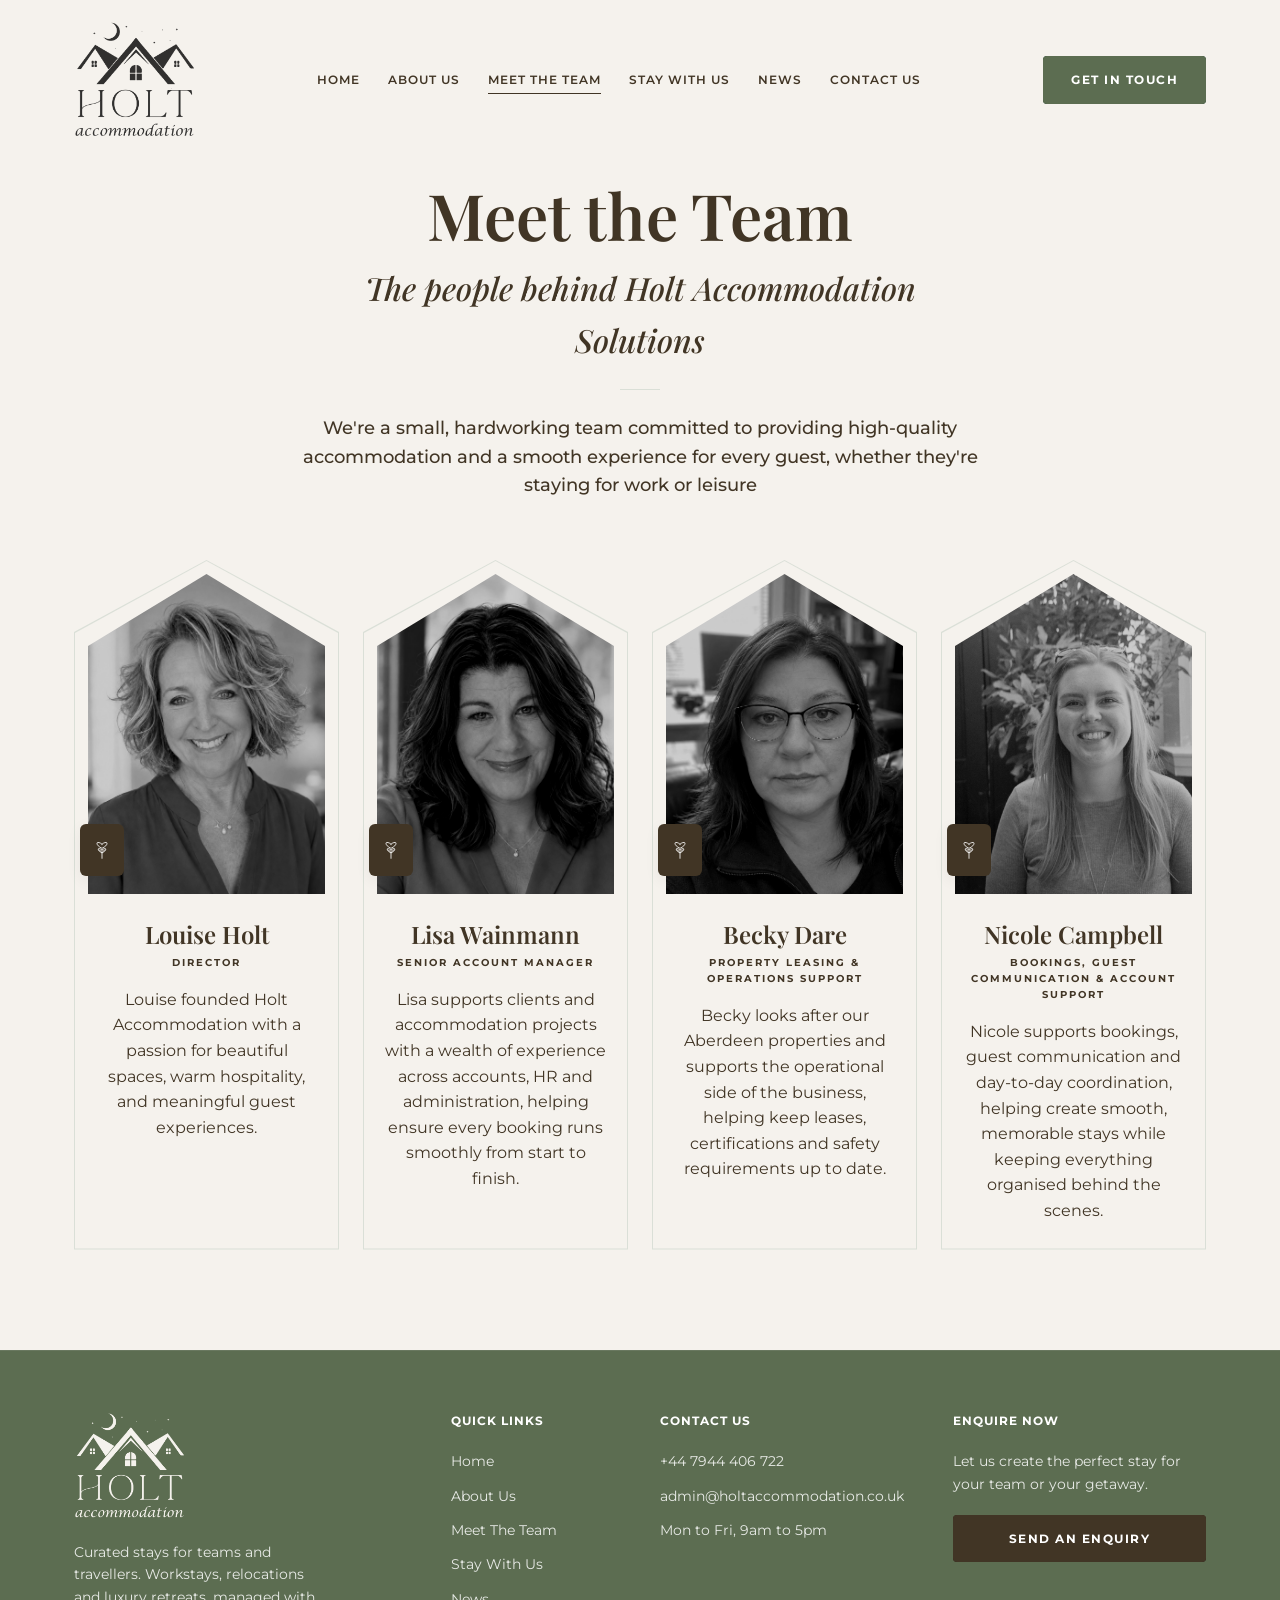
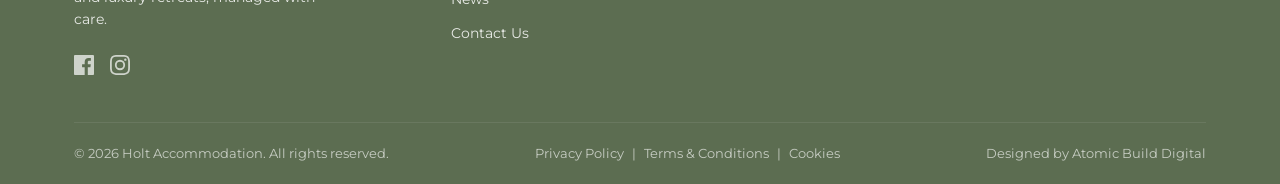
<file: meettheteam.html>
<!DOCTYPE html>
<html lang="en">
<head>
    <meta charset="UTF-8">
    <meta name="viewport" content="width=device-width, initial-scale=1.0">
    <title>Meet the Team | Holt Accommodation</title>
    <link rel="preconnect" href="https://fonts.googleapis.com">
    <link rel="preconnect" href="https://fonts.gstatic.com" crossorigin>
    <link href="https://fonts.googleapis.com/css2?family=Montserrat:wght@400;500;600;700&family=Playfair+Display:ital,wght@0,400;0,500;0,600;0,700;0,800;1,400;1,600&display=swap" rel="stylesheet">
    <link rel="stylesheet" href="styles.css">
</head>
<body class="meet-team-page">

    <header id="header" class="header">
        <div class="container header-container">
            <a href="index.html" class="logo">
                <img src="assets/images/logo.png" alt="Holt Accommodation Logo" loading="eager" decoding="async" fetchpriority="high">
            </a>
            
            <nav class="nav-menu" id="navMenu">
                <ul class="nav-list">
                    <li><a href="index.html" class="nav-link">Home</a></li>
                    <li><a href="aboutus.html" class="nav-link">About Us</a></li>
                    <li><a href="meettheteam.html" class="nav-link active">Meet The Team</a></li>
                    <li class="nav-item-dropdown">
                        <a href="staywithus.html" class="nav-link" aria-haspopup="true" aria-expanded="false">Stay With Us</a>
                        <ul class="nav-dropdown">
                            <li><a href="corporatestays.html" class="nav-dropdown-link">Corporate Stays</a></li>
                            <li><a href="home4home.html" class="nav-dropdown-link">Home From Home</a></li>
                            <li><a href="luxury-retreat.html" class="nav-dropdown-link">The Old Rectory</a></li>
                        </ul>
                    </li>
                    <li><a href="news.html" class="nav-link">News</a></li>
                    <li><a href="contactus.html" class="nav-link">Contact Us</a></li>
                </ul>
                <a href="contactus.html" class="btn btn-olive mobile-enquire btn-pan-hover"><span>GET IN TOUCH</span></a>
            </nav>
            
            <div class="header-right">
                <a href="contactus.html" class="btn btn-olive desktop-enquire btn-pan-hover"><span>GET IN TOUCH</span></a>
                <button class="hamburger" id="hamburger" aria-label="Toggle Menu">
                    <span></span>
                    <span></span>
                    <span></span>
                </button>
            </div>
        </div>
    </header>

    <main>
        <section class="team-hero section-padding">
            
            <div class="team-botanical-left">
                <svg viewBox="0 0 150 300" fill="none" stroke="var(--beige)" stroke-width="1" opacity="0.4">
                    <path d="M0 300 Q60 150 150 0 M20 220 Q80 180 120 120 M0 180 Q60 120 90 80 M40 260 Q100 220 140 180" stroke-linecap="round" stroke-linejoin="round"/>
                    <path d="M70 140 C 80 120, 110 110, 120 120 C 110 140, 80 150, 70 140" fill="var(--beige)" opacity="0.2"/>
                    <path d="M30 200 C 40 180, 70 170, 80 180 C 70 200, 40 210, 30 200" fill="var(--beige)" opacity="0.2"/>
                </svg>
            </div>

            <div class="container">
                <div class="team-header-content text-center js-reveal stagger-1">
                   
                    <h1 class="team-title font-serif">Meet the Team</h1>
                    <h2 class="team-subtitle font-serif">The people behind Holt Accommodation Solutions</h2>
                    <div class="team-divider"></div>
                    <p class="team-intro body-text">We&#39;re a small, hardworking team committed to providing high-quality
accommodation and a smooth experience for every guest, whether they&#39;re
staying for work or leisure</p>
                </div>

                <div class="team-grid">
                    
                    <div class="team-card team-card-featured js-reveal stagger-2">
                        <div class="team-card-inner">
                            <div class="team-img-wrap">
                                <img src="assets/images/Louise Photo.jpeg" onerror="this.src='assets/images/idea 2.png'" alt="Louise Holt" class="team-img" loading="lazy" decoding="async" fetchpriority="low">
                                <div class="team-badge shadow-sm">
                                    <svg viewBox="0 0 24 24" width="20" height="20" fill="none" stroke="var(--white)" stroke-width="1" stroke-linecap="round" stroke-linejoin="round">
                                        <path d="M12 22v-7l-3-3m3 3l3-3m-3-7c-2-2-6-3-6-1s2 4 6 6c4-2 6-4 6-6s-4-1-6 1z"></path>
                                        <path d="M12 12c-1.5-1.5-4.5-2.5-4.5-1s1.5 3 4.5 4.5c3-1.5 4.5-3 4.5-4.5s-3-.5-4.5 1z"></path>
                                    </svg>
                                </div>
                            </div>
                            <div class="team-text-wrap">
                                <h3 class="team-name">Louise Holt</h3>
                                <span class="team-role">DIRECTOR</span>
                                <p class="team-desc">Louise founded Holt Accommodation with a passion for beautiful spaces, warm hospitality, and meaningful guest experiences.</p>
                            </div>
                        </div>
                    </div>

                    <div class="team-card team-card-standard js-reveal stagger-3">
                        <div class="team-img-wrap">
                            <img src="assets/images/Lisa.jpeg" onerror="this.src='assets/images/idea 2.png'" alt="Lisa Wainmann" class="team-img" loading="lazy" decoding="async" fetchpriority="low">
                            <div class="team-badge shadow-sm">
                                <svg viewBox="0 0 24 24" width="20" height="20" fill="none" stroke="var(--white)" stroke-width="1" stroke-linecap="round" stroke-linejoin="round">
                                    <path d="M12 22v-7l-3-3m3 3l3-3m-3-7c-2-2-6-3-6-1s2 4 6 6c4-2 6-4 6-6s-4-1-6 1z"></path>
                                    <path d="M12 12c-1.5-1.5-4.5-2.5-4.5-1s1.5 3 4.5 4.5c3-1.5 4.5-3 4.5-4.5s-3-.5-4.5 1z"></path>
                                </svg>
                            </div>
                        </div>
                        <div class="team-text-wrap">
                            <h3 class="team-name">Lisa Wainmann</h3>
                            <span class="team-role">Senior Account Manager</span>
                            <p class="team-desc">Lisa supports clients and accommodation projects with a wealth of experience across accounts, HR and administration, helping ensure every booking runs smoothly from start to finish.</p>
                        </div>
                    </div>

                    <div class="team-card team-card-standard js-reveal stagger-4">
                        <div class="team-img-wrap">
                            <img src="assets/images/Becky.jpeg" onerror="this.src='assets/images/idea 2.png'" alt="Becky Dare" class="team-img" loading="lazy" decoding="async" fetchpriority="low">
                            <div class="team-badge shadow-sm">
                                <svg viewBox="0 0 24 24" width="20" height="20" fill="none" stroke="var(--white)" stroke-width="1" stroke-linecap="round" stroke-linejoin="round">
                                    <path d="M12 22v-7l-3-3m3 3l3-3m-3-7c-2-2-6-3-6-1s2 4 6 6c4-2 6-4 6-6s-4-1-6 1z"></path>
                                    <path d="M12 12c-1.5-1.5-4.5-2.5-4.5-1s1.5 3 4.5 4.5c3-1.5 4.5-3 4.5-4.5s-3-.5-4.5 1z"></path>
                                </svg>
                            </div>
                        </div>
                        <div class="team-text-wrap">
                            <h3 class="team-name">Becky Dare</h3>
                            <span class="team-role">Property Leasing &amp; Operations Support</span>
                            <p class="team-desc">Becky looks after our Aberdeen properties and supports the operational side of the business, helping keep leases, certifications and safety requirements up to date.</p>
                        </div>
                    </div>

                    <div class="team-card team-card-standard js-reveal stagger-5">
                        <div class="team-img-wrap">
                            <img src="assets/images/Nicolepic.jpeg" onerror="this.src='assets/images/idea 2.png'" alt="Nicole Campbell" class="team-img" loading="lazy" decoding="async" fetchpriority="low">
                            <div class="team-badge shadow-sm">
                                <svg viewBox="0 0 24 24" width="20" height="20" fill="none" stroke="var(--white)" stroke-width="1" stroke-linecap="round" stroke-linejoin="round">
                                    <path d="M12 22v-7l-3-3m3 3l3-3m-3-7c-2-2-6-3-6-1s2 4 6 6c4-2 6-4 6-6s-4-1-6 1z"></path>
                                    <path d="M12 12c-1.5-1.5-4.5-2.5-4.5-1s1.5 3 4.5 4.5c3-1.5 4.5-3 4.5-4.5s-3-.5-4.5 1z"></path>
                                </svg>
                            </div>
                        </div>
                        <div class="team-text-wrap">
                            <h3 class="team-name">Nicole Campbell</h3>
                            <span class="team-role">Bookings, Guest Communication &amp; Account Support</span>
                            <p class="team-desc">Nicole supports bookings, guest communication and day-to-day coordination, helping create smooth, memorable stays while keeping everything organised behind the scenes.</p>
                        </div>
                    </div>

                </div>

                

            </div>
        </section>
    </main>

    <footer id="contact" class="footer bg-olive text-white js-reveal">
        <div class="container">
            <div class="footer-grid">
                <div class="footer-col">
                    <img src="assets/images/logo.png" alt="Holt Accommodation Logo" class="footer-logo" loading="lazy" decoding="async" fetchpriority="low">
                    <p class="footer-desc">Curated stays for teams and travellers. Workstays, relocations and luxury retreats, managed with care.</p>
                    <div class="social-links">
                        <a href="https://www.facebook.com/holtaccommodationsolutionsltd/" target="_blank" rel="noopener noreferrer" aria-label="Holt Accommodation on Facebook"><svg viewBox="0 0 24 24" width="20" height="20"><path fill="currentColor" d="M22.675 0H1.325C.593 0 0 .593 0 1.325v21.351C0 23.407.593 24 1.325 24H12.82v-9.294H9.692v-3.622h3.128V8.413c0-3.1 1.893-4.788 4.659-4.788 1.325 0 2.463.099 2.795.143v3.24l-1.918.001c-1.504 0-1.795.715-1.795 1.763v2.313h3.587l-.467 3.622h-3.12V24h6.116c.73 0 1.323-.593 1.323-1.325V1.325C24 .593 23.407 0 22.675 0z"/></svg></a>
                        <a href="https://www.instagram.com/holtaccommodationsolutionsltd/" target="_blank" rel="noopener noreferrer" aria-label="Holt Accommodation on Instagram"><svg viewBox="0 0 24 24" width="20" height="20"><path fill="currentColor" d="M12 2.163c3.204 0 3.584.012 4.85.07 3.252.148 4.771 1.691 4.919 4.919.058 1.265.069 1.645.069 4.849 0 3.205-.012 3.584-.069 4.849-.149 3.225-1.664 4.771-4.919 4.919-1.266.058-1.644.07-4.85.07-3.204 0-3.584-.012-4.849-.07-3.26-.149-4.771-1.699-4.919-4.92-.058-1.265-.07-1.644-.07-4.849 0-3.204.013-3.583.07-4.849.149-3.227 1.664-4.771 4.919-4.919 1.266-.057 1.645-.069 4.849-.069zM12 0C8.741 0 8.333.014 7.053.072 2.695.272.273 2.69.073 7.052.014 8.333 0 8.741 0 12c0 3.259.014 3.668.072 4.948.2 4.358 2.618 6.78 6.98 6.98C8.333 23.986 8.741 24 12 24c3.259 0 3.668-.014 4.948-.072 4.354-.2 6.782-2.618 6.979-6.98.059-1.28.073-1.689.073-4.948 0-3.259-.014-3.667-.072-4.947-.196-4.354-2.617-6.78-6.979-6.98C15.668.014 15.259 0 12 0zm0 5.838a6.162 6.162 0 100 12.324 6.162 6.162 0 000-12.324zM12 16a4 4 0 110-8 4 4 0 010 8zm6.406-11.845a1.44 1.44 0 100 2.881 1.44 1.44 0 000-2.881z"/></svg></a>
                    </div>
                </div>

                <div class="footer-col">
                    <h4 class="footer-heading">Quick Links</h4>
                    <ul class="footer-links">
                        <li><a href="index.html">Home</a></li>
                        <li><a href="aboutus.html">About Us</a></li>
                        <li><a href="meettheteam.html">Meet The Team</a></li>
                        <li><a href="staywithus.html">Stay With Us</a></li>
                        <li><a href="news.html">News</a></li>
                        <li><a href="contactus.html">Contact Us</a></li>
                    </ul>
                </div>

                <div class="footer-col">
                    <h4 class="footer-heading">Contact Us</h4>
                    <ul class="footer-contact">
                        <li>+44 7944 406 722</li>
                        <li>admin@holtaccommodation.co.uk</li>
                        <li>Mon to Fri, 9am to 5pm</li>
                    </ul>
                </div>

                <div class="footer-col" id="enquire">
                    <h4 class="footer-heading">Enquire Now</h4>
                    <p class="footer-text">Let us create the perfect stay for your team or your getaway.</p>
                    <a href="contactus.html" class="btn btn-terracotta btn-full footer-enquire-btn btn-pan-hover"><span>Send An Enquiry</span></a>
                </div>
            </div>

            <div class="footer-bottom">
                <p>&copy; 2026 Holt Accommodation. All rights reserved.</p>
                <p class="footer-legal">
                    <!-- TODO: link to real Privacy / Terms / Cookies pages once created -->
                    <a href="#">Privacy Policy</a> |
                    <a href="#">Terms &amp; Conditions</a> |
                    <a href="#">Cookies</a>
                </p>
                <p>Designed by Atomic Build Digital</p>
            </div>
        </div>
    </footer>

    <script src="script.js" defer></script>
</body>
</html>
</file>
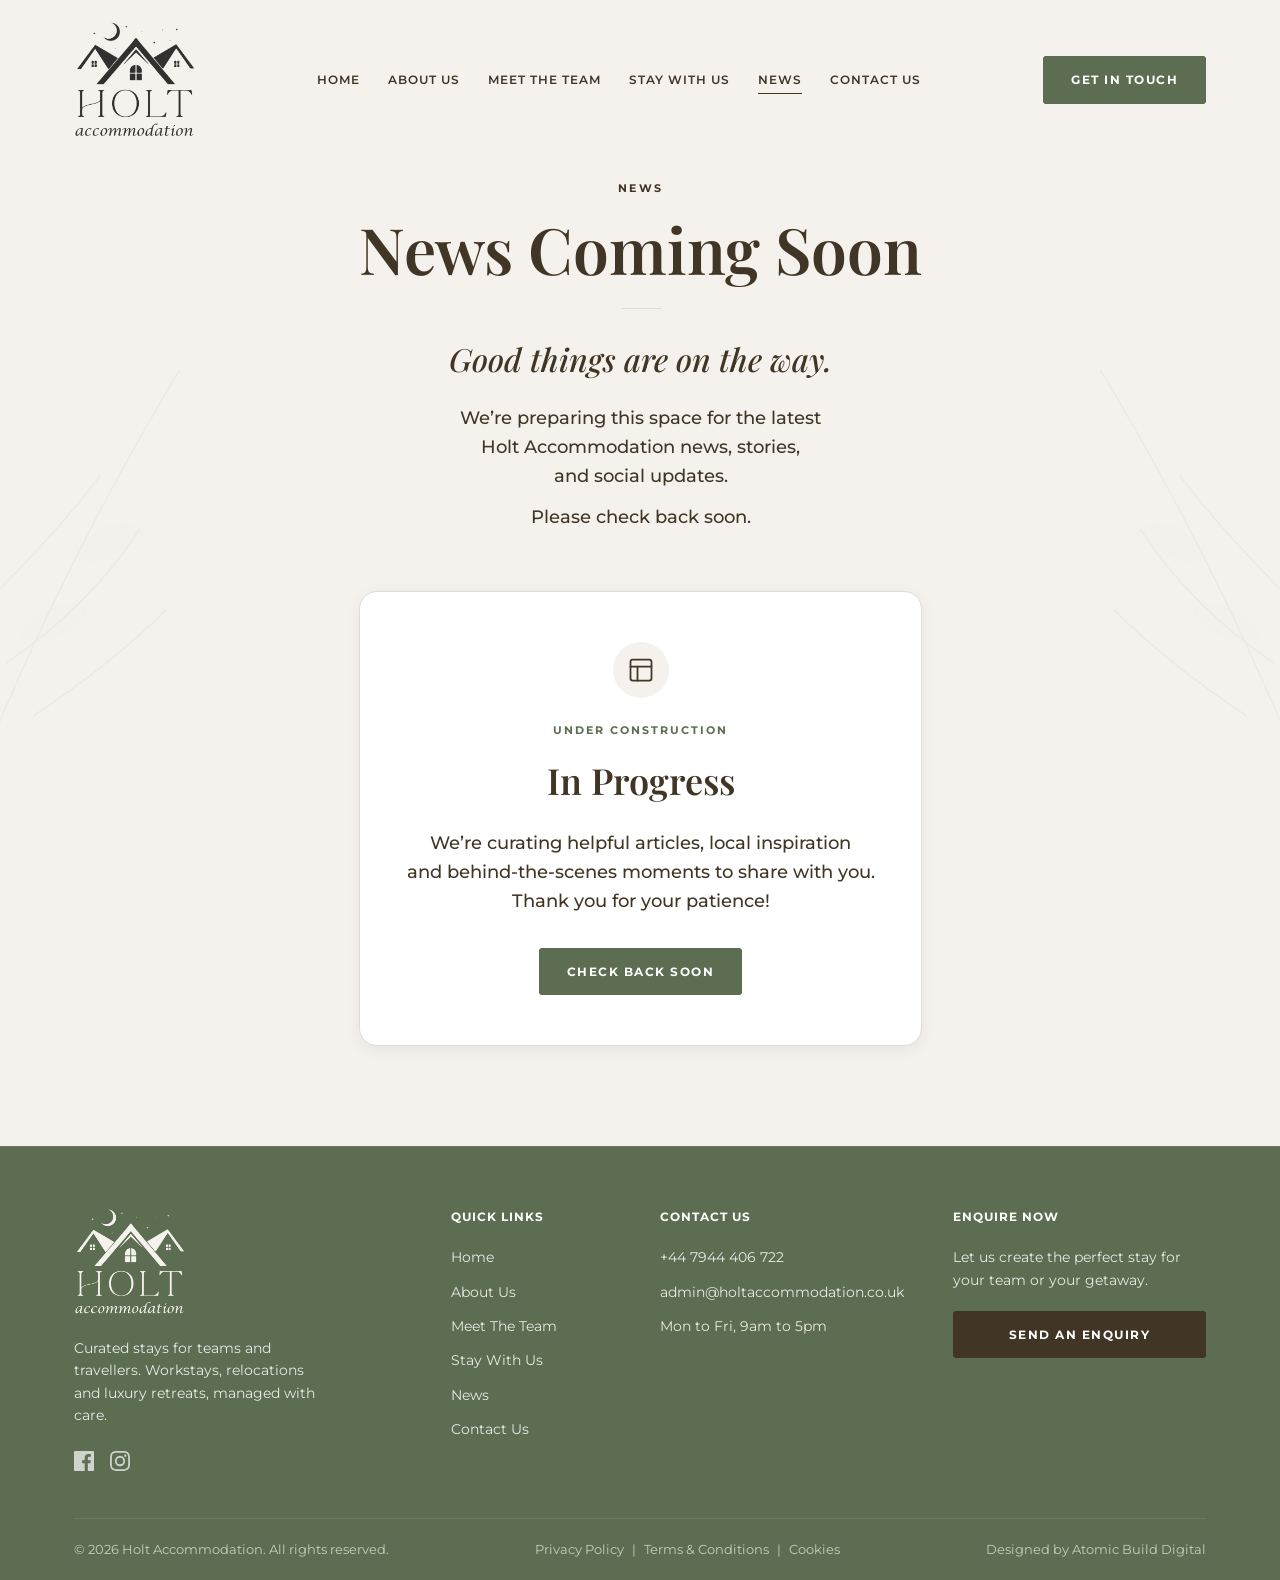
<file: news.html>
<!DOCTYPE html>
<html lang="en">
<head>
    <meta charset="UTF-8">
    <meta name="viewport" content="width=device-width, initial-scale=1.0">
    <title>News | Holt Accommodation</title>
    <link rel="preconnect" href="https://fonts.googleapis.com">
    <link rel="preconnect" href="https://fonts.gstatic.com" crossorigin>
    <link href="https://fonts.googleapis.com/css2?family=Montserrat:wght@400;500;600;700&family=Playfair+Display:ital,wght@0,400;0,500;0,600;0,700;0,800;1,400;1,600&display=swap" rel="stylesheet">
    <link rel="stylesheet" href="styles.css">
    </head>
<body class="news-page">

    <header id="header" class="header">
        <div class="container header-container">
            <a href="index.html" class="logo">
                <img src="assets/images/logo.png" alt="Holt Accommodation Logo" loading="eager" decoding="async" fetchpriority="high">
            </a>
            
            <nav class="nav-menu" id="navMenu">
                <ul class="nav-list">
                    <li><a href="index.html" class="nav-link">Home</a></li>
                    <li><a href="aboutus.html" class="nav-link">About Us</a></li>
                    <li><a href="meettheteam.html" class="nav-link">Meet The Team</a></li>
                    <li class="nav-item-dropdown">
                        <a href="staywithus.html" class="nav-link" aria-haspopup="true" aria-expanded="false">Stay With Us</a>
                        <ul class="nav-dropdown">
                            <li><a href="corporatestays.html" class="nav-dropdown-link">Corporate Stays</a></li>
                            <li><a href="home4home.html" class="nav-dropdown-link">Home From Home</a></li>
                            <li><a href="luxury-retreat.html" class="nav-dropdown-link">The Old Rectory</a></li>
                        </ul>
                    </li>
                    <li><a href="news.html" class="nav-link active">News</a></li>
                    <li><a href="contactus.html" class="nav-link">Contact Us</a></li>
                </ul>
                <a href="contactus.html" class="btn btn-olive mobile-enquire btn-pan-hover"><span>GET IN TOUCH</span></a>
            </nav>
            
            <div class="header-right">
                <a href="contactus.html" class="btn btn-olive desktop-enquire btn-pan-hover"><span>GET IN TOUCH</span></a>
                <button class="hamburger" id="hamburger" aria-label="Toggle Menu">
                    <span></span>
                    <span></span>
                    <span></span>
                </button>
            </div>
        </div>
    </header>

    <main>
        <section class="news-hero section-padding">
            <div class="news-botanical-left">
                <svg viewBox="0 0 150 300" fill="none" stroke="var(--beige)" stroke-width="1" opacity="0.4">
                    <path d="M0 300 Q60 150 150 0 M20 220 Q80 180 120 120 M0 180 Q60 120 90 80 M40 260 Q100 220 140 180" stroke-linecap="round" stroke-linejoin="round"/>
                    <path d="M70 140 C 80 120, 110 110, 120 120 C 110 140, 80 150, 70 140" fill="var(--beige)" opacity="0.2"/>
                    <path d="M30 200 C 40 180, 70 170, 80 180 C 70 200, 40 210, 30 200" fill="var(--beige)" opacity="0.2"/>
                </svg>
            </div>

            <div class="news-botanical-right">
                <svg viewBox="0 0 150 300" fill="none" stroke="var(--beige)" stroke-width="1" opacity="0.4">
                    <path d="M0 300 Q60 150 150 0 M20 220 Q80 180 120 120 M0 180 Q60 120 90 80 M40 260 Q100 220 140 180" stroke-linecap="round" stroke-linejoin="round"/>
                    <path d="M70 140 C 80 120, 110 110, 120 120 C 110 140, 80 150, 70 140" fill="var(--beige)" opacity="0.2"/>
                    <path d="M30 200 C 40 180, 70 170, 80 180 C 70 200, 40 210, 30 200" fill="var(--beige)" opacity="0.2"/>
                </svg>
            </div>

            <div class="container news-content-wrapper">
                
                <div class="news-header-content js-reveal stagger-1 text-center">
                    <span class="news-label">NEWS</span>
                    <h1 class="news-title font-serif">News Coming Soon</h1>
                    
                    <div class="news-divider"></div>
                    
                    <h2 class="news-subtitle font-serif">Good things are on the way.</h2>
                    <p class="news-intro body-text">
                        We’re preparing this space for the latest<br class="desktop-only">
                        Holt Accommodation news, stories,<br class="desktop-only">
                        and social updates.
                    </p>
                    <p class="news-intro body-text">Please check back soon.</p>
                </div>

                <div class="news-card js-reveal stagger-2">
                    <div class="news-card-inner">
                        <div class="news-card-icon-wrap">
                            <svg viewBox="0 0 24 24" width="28" height="28" fill="none" stroke="currentColor" stroke-width="1.5" stroke-linecap="round" stroke-linejoin="round">
                                <rect x="3" y="3" width="18" height="18" rx="2" ry="2"></rect>
                                <line x1="3" y1="9" x2="21" y2="9"></line>
                                <line x1="9" y1="21" x2="9" y2="9"></line>
                            </svg>
                        </div>
                        <span class="news-card-label">UNDER CONSTRUCTION</span>
                        <h3 class="news-card-title font-serif">In Progress</h3>
                        <p class="news-card-desc body-text">
                            We’re curating helpful articles, local inspiration<br class="desktop-only">
                            and behind-the-scenes moments to share with you.<br class="desktop-only">
                            Thank you for your patience!
                        </p>
                        
                        <a href="index.html" class="btn btn-olive btn-pan-hover news-shake-btn" id="newsShakeBtn">
                            <span>CHECK BACK SOON</span>
                        </a>
                    </div>
                </div>

            </div>
        </section>
    </main>

    <footer id="contact" class="footer bg-olive text-white js-reveal">
        <div class="container">
            <div class="footer-grid">
                <div class="footer-col">
                    <img src="assets/images/logo.png" alt="Holt Accommodation Logo" class="footer-logo" loading="lazy" decoding="async" fetchpriority="low">
                    <p class="footer-desc">Curated stays for teams and travellers. Workstays, relocations and luxury retreats, managed with care.</p>
                    <div class="social-links">
                        <a href="https://www.facebook.com/holtaccommodationsolutionsltd/" target="_blank" rel="noopener noreferrer" aria-label="Holt Accommodation on Facebook"><svg viewBox="0 0 24 24" width="20" height="20"><path fill="currentColor" d="M22.675 0H1.325C.593 0 0 .593 0 1.325v21.351C0 23.407.593 24 1.325 24H12.82v-9.294H9.692v-3.622h3.128V8.413c0-3.1 1.893-4.788 4.659-4.788 1.325 0 2.463.099 2.795.143v3.24l-1.918.001c-1.504 0-1.795.715-1.795 1.763v2.313h3.587l-.467 3.622h-3.12V24h6.116c.73 0 1.323-.593 1.323-1.325V1.325C24 .593 23.407 0 22.675 0z"/></svg></a>
                        <a href="https://www.instagram.com/holtaccommodationsolutionsltd/" target="_blank" rel="noopener noreferrer" aria-label="Holt Accommodation on Instagram"><svg viewBox="0 0 24 24" width="20" height="20"><path fill="currentColor" d="M12 2.163c3.204 0 3.584.012 4.85.07 3.252.148 4.771 1.691 4.919 4.919.058 1.265.069 1.645.069 4.849 0 3.205-.012 3.584-.069 4.849-.149 3.225-1.664 4.771-4.919 4.919-1.266.058-1.644.07-4.85.07-3.204 0-3.584-.012-4.849-.07-3.26-.149-4.771-1.699-4.919-4.92-.058-1.265-.07-1.644-.07-4.849 0-3.204.013-3.583.07-4.849.149-3.227 1.664-4.771 4.919-4.919 1.266-.057 1.645-.069 4.849-.069zM12 0C8.741 0 8.333.014 7.053.072 2.695.272.273 2.69.073 7.052.014 8.333 0 8.741 0 12c0 3.259.014 3.668.072 4.948.2 4.358 2.618 6.78 6.98 6.98C8.333 23.986 8.741 24 12 24c3.259 0 3.668-.014 4.948-.072 4.354-.2 6.782-2.618 6.979-6.98.059-1.28.073-1.689.073-4.948 0-3.259-.014-3.667-.072-4.947-.196-4.354-2.617-6.78-6.979-6.98C15.668.014 15.259 0 12 0zm0 5.838a6.162 6.162 0 100 12.324 6.162 6.162 0 000-12.324zM12 16a4 4 0 110-8 4 4 0 010 8zm6.406-11.845a1.44 1.44 0 100 2.881 1.44 1.44 0 000-2.881z"/></svg></a>
                    </div>
                </div>

                <div class="footer-col">
                    <h4 class="footer-heading">Quick Links</h4>
                    <ul class="footer-links">
                        <li><a href="index.html">Home</a></li>
                        <li><a href="aboutus.html">About Us</a></li>
                        <li><a href="meettheteam.html">Meet The Team</a></li>
                        <li><a href="staywithus.html">Stay With Us</a></li>
                        <li><a href="news.html">News</a></li>
                        <li><a href="contactus.html">Contact Us</a></li>
                    </ul>
                </div>

                <div class="footer-col">
                    <h4 class="footer-heading">Contact Us</h4>
                    <ul class="footer-contact">
                        <li>+44 7944 406 722</li>
                        <li>admin@holtaccommodation.co.uk</li>
                        <li>Mon to Fri, 9am to 5pm</li>
                    </ul>
                </div>

                <div class="footer-col" id="enquire">
                    <h4 class="footer-heading">Enquire Now</h4>
                    <p class="footer-text">Let us create the perfect stay for your team or your getaway.</p>
                    <a href="contactus.html" class="btn btn-terracotta btn-full footer-enquire-btn btn-pan-hover"><span>Send An Enquiry</span></a>
                </div>
            </div>

            <div class="footer-bottom">
                <p>&copy; 2026 Holt Accommodation. All rights reserved.</p>
                <p class="footer-legal">
                    <!-- TODO: link to real Privacy / Terms / Cookies pages once created -->
                    <a href="#">Privacy Policy</a> |
                    <a href="#">Terms &amp; Conditions</a> |
                    <a href="#">Cookies</a>
                </p>
                <p>Designed by Atomic Build Digital</p>
            </div>
        </div>
    </footer>

    <script src="script.js" defer></script>
</body>
</html>
</file>
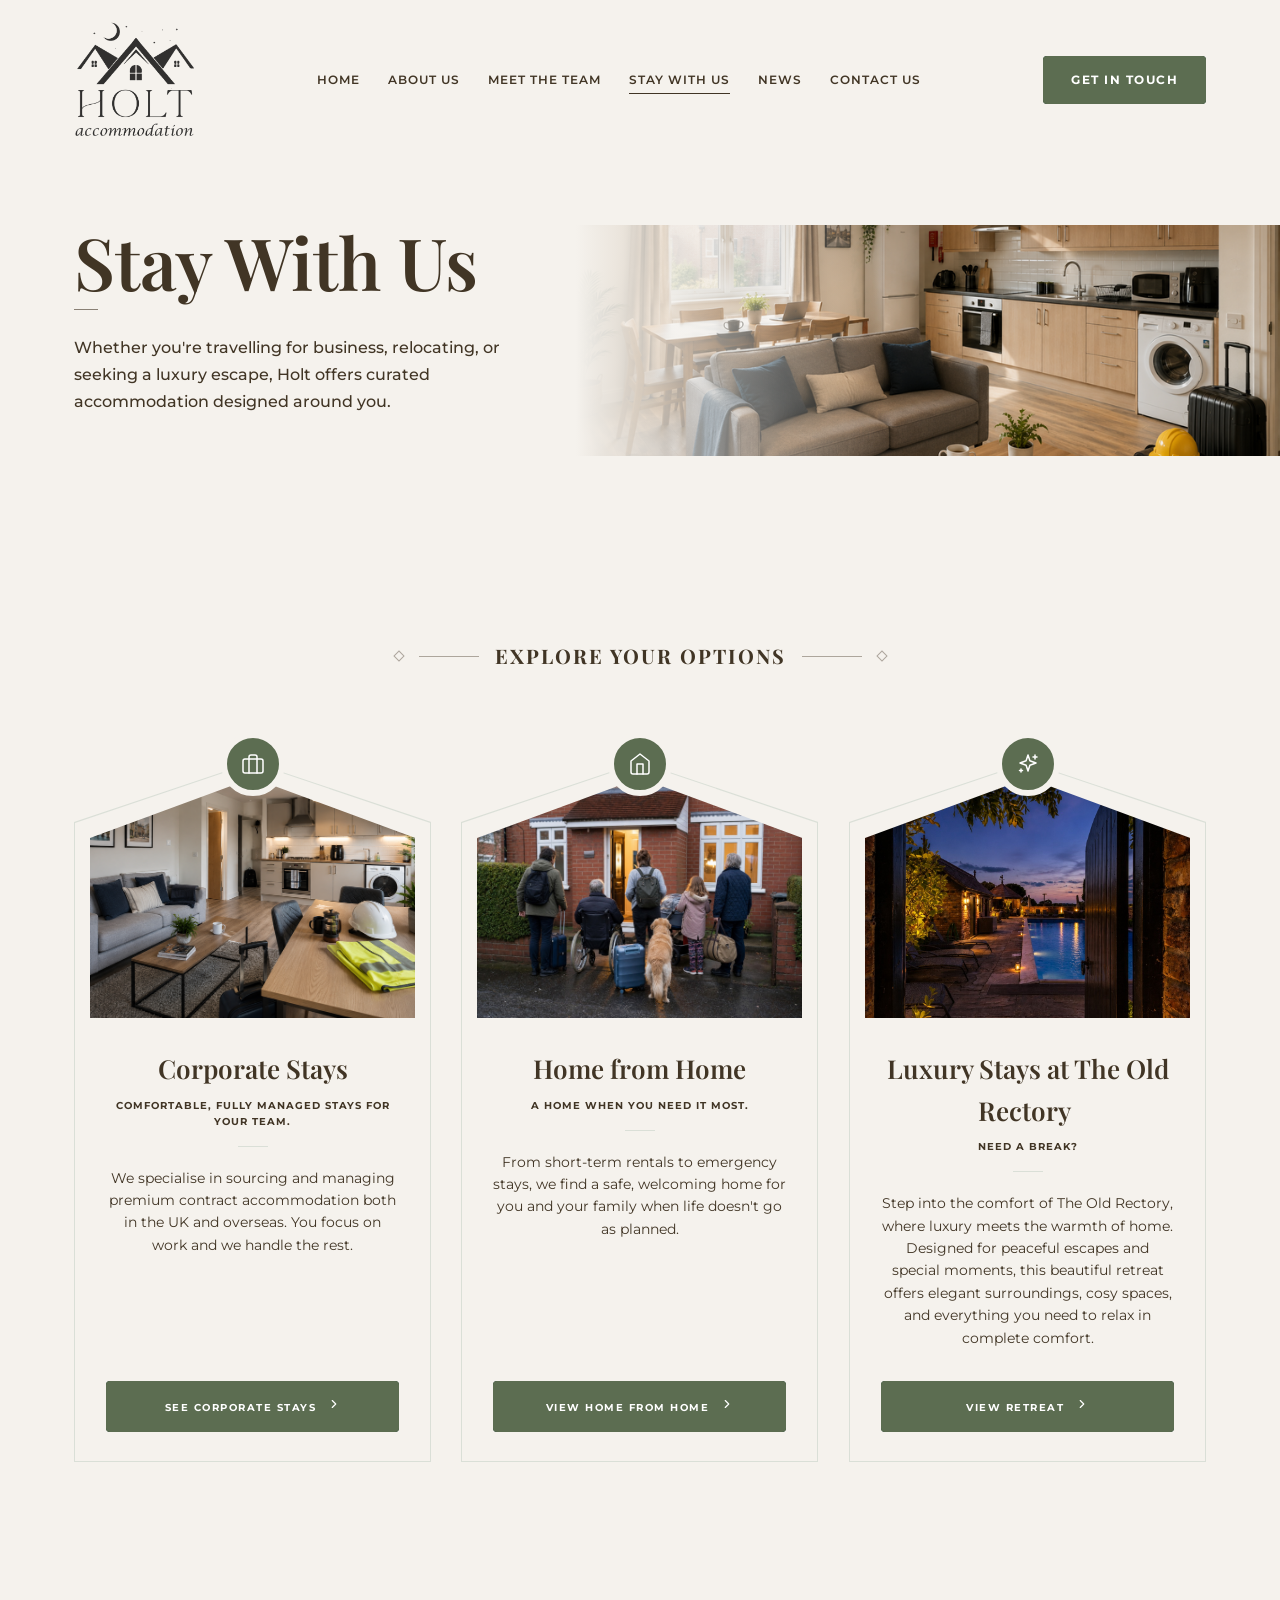
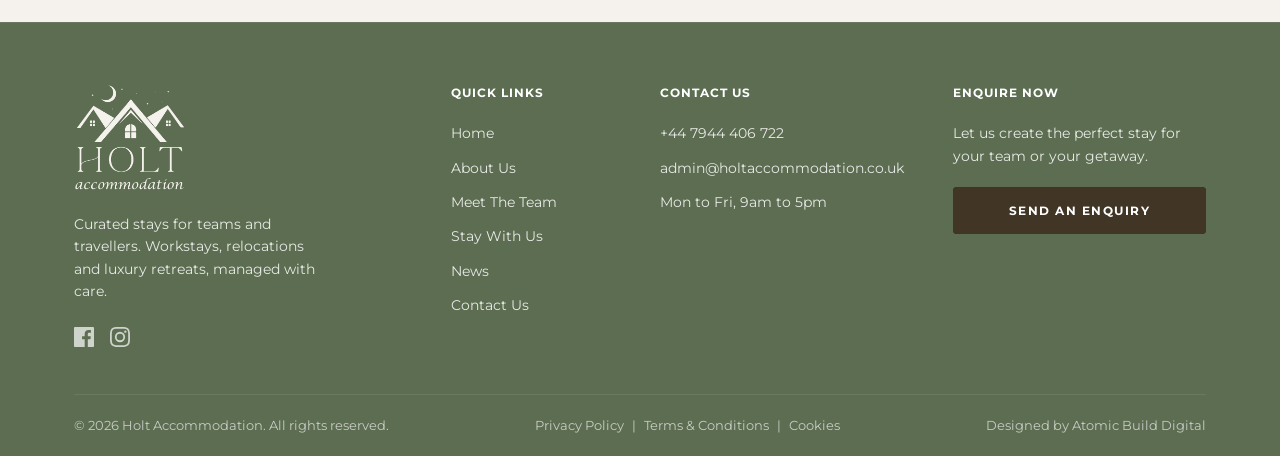
<file: staywithus.html>
<!DOCTYPE html>
<html lang="en">
<head>
    <meta charset="UTF-8">
    <meta name="viewport" content="width=device-width, initial-scale=1.0">
    <title>Stay With Us - Holt Accommodation</title>
    <link rel="preconnect" href="https://fonts.googleapis.com">
    <link rel="preconnect" href="https://fonts.gstatic.com" crossorigin>
    <link href="https://fonts.googleapis.com/css2?family=Montserrat:wght@400;500;600;700&family=Playfair+Display:ital,wght@0,400;0,500;0,600;0,700;0,800;1,400;1,600&display=swap" rel="stylesheet">
    <link rel="stylesheet" href="styles.css">
</head>
<body class="staywithus-page">

    <header id="header" class="header staywithus-header">
        <div class="container header-container">
            <a href="index.html" class="logo">
                <img src="assets/images/logo.png" alt="Holt Accommodation Logo">
            </a>
            
            <nav class="nav-menu" id="navMenu">
                <ul class="nav-list">
                    <li><a href="index.html" class="nav-link">Home</a></li>
                    <li><a href="aboutus.html" class="nav-link">About Us</a></li>
                    <li><a href="meettheteam.html" class="nav-link">Meet The Team</a></li>
                    <li class="nav-item-dropdown">
                        <a href="staywithus.html" class="nav-link active" aria-haspopup="true" aria-expanded="false">Stay With Us</a>
                        <ul class="nav-dropdown">
                            <li><a href="corporatestays.html" class="nav-dropdown-link">Corporate Stays</a></li>
                            <li><a href="home4home.html" class="nav-dropdown-link">Home From Home</a></li>
                            <li><a href="luxury-retreat.html" class="nav-dropdown-link">The Old Rectory</a></li>
                        </ul>
                    </li>
                    <li><a href="news.html" class="nav-link">News</a></li>
                    <li><a href="contactus.html" class="nav-link">Contact Us</a></li>
                </ul>
                <a href="contactus.html" class="btn btn-olive mobile-enquire btn-pan-hover"><span>Get In Touch</span></a>
            </nav>
            
            <div class="header-right">
                <a href="contactus.html" class="btn btn-olive desktop-enquire btn-pan-hover"><span>Get In Touch</span></a>
                <button class="hamburger staywithus-hamburger" id="hamburger" aria-label="Toggle Menu">
                    <span></span>
                    <span></span>
                    <span></span>
                </button>
            </div>
        </div>
    </header>

    <main>
        <section class="staywithus-hero-v2 js-reveal">
            
            <div class="staywithus-hero-botanical">
                <svg viewBox="0 0 150 300" fill="none" stroke="var(--beige)" stroke-width="1" opacity="0.4">
                    <path d="M0 300 Q60 150 150 0 M20 220 Q80 180 120 120 M0 180 Q60 120 90 80" stroke-linecap="round" stroke-linejoin="round"/>
                    <path d="M70 140 C 80 120, 110 110, 120 120 C 110 140, 80 150, 70 140" fill="var(--beige)" opacity="0.2"/>
                    <path d="M30 200 C 40 180, 70 170, 80 180 C 70 200, 40 210, 30 200" fill="var(--beige)" opacity="0.2"/>
                </svg>
            </div>

            <div class="staywithus-hero-split">
                <div class="staywithus-hero-content-v2 fade-in stagger-1">
                   
                    <h1 class="staywithus-title-v2 font-serif">Stay With Us</h1>
                    
                    
                    <div class="staywithus-hero-divider"></div>
                    
                    <p class="staywithus-desc-v2 body-text">
                        Whether you're travelling for business, relocating, or seeking a luxury escape, Holt offers curated accommodation designed around you.
                    </p>
                    
                    
                </div>
                
                <div class="staywithus-hero-media-v2 fade-in stagger-2">
                    <img src="assets/images/new.staywithus.png" onerror="this.src='assets/images/idea 2.png'" alt="Luxurious stay interior">
                </div>
            </div>
        </section>

        <section id="choose-path" class="staywithus-paths-v2 section-padding">
            <div class="container">
                
                <div class="staywithus-section-header-v2 js-reveal">
                    <div class="staywithus-diamond"></div>
                    <span class="staywithus-line-v2"></span>
                    <h3 class="staywithus-heading-v2">EXPLORE YOUR OPTIONS</h3>
                    <span class="staywithus-line-v2"></span>
                    <div class="staywithus-diamond"></div>
                </div>

                <div class="staywithus-cards-grid-v2">
                    
                    <div class="staywithus-card-v2 js-reveal stagger-1">
                        <a class="staywithus-card-cover" href="corporatestays.html" tabindex="-1" aria-hidden="true"></a>
                        <div class="staywithus-card-icon-v2">
                            <svg viewBox="0 0 24 24" width="24" height="24" fill="none" stroke="currentColor" stroke-width="1.5" stroke-linecap="round" stroke-linejoin="round">
                                <rect x="2" y="7" width="20" height="14" rx="2" ry="2"></rect>
                                <path d="M16 21V5a2 2 0 0 0-2-2h-4a2 2 0 0 0-2 2v16"></path>
                            </svg>
                        </div>
                        <div class="staywithus-card-inner">
                            <div class="staywithus-card-img-wrap-v2">
                                <img src="assets/images/corpstaypage.png" onerror="this.src='assets/images/made simple.png'" alt="Corporate Stays" class="staywithus-card-img-v2">
                            </div>
                            <div class="staywithus-card-content-v2">
                                <h4 class="staywithus-card-title-v2 font-serif">Corporate Stays</h4>
                                <span class="staywithus-card-subtitle-v2">COMFORTABLE, FULLY MANAGED STAYS FOR YOUR TEAM.</span>
                                <div class="staywithus-card-tinyline"></div>
                                <p class="staywithus-card-desc-v2">We specialise in sourcing and managing premium contract accommodation both in the UK and overseas. You focus on work and we handle the rest.</p>
                                <a href="corporatestays.html" class="btn btn-olive btn-full btn-pan-hover staywithus-card-btn-v2" aria-label="See Corporate Stays">
                                    <span>SEE CORPORATE STAYS <svg viewBox="0 0 24 24" width="14" height="14" fill="none" stroke="currentColor" stroke-width="2" stroke-linecap="round" stroke-linejoin="round" style="margin-left: 6px;"><path d="M9 18l6-6-6-6"/></svg></span>
                                </a>
                            </div>
                        </div>
                    </div>

                    <div class="staywithus-card-v2 js-reveal stagger-2">
                        <a class="staywithus-card-cover" href="home4home.html" tabindex="-1" aria-hidden="true"></a>
                        <div class="staywithus-card-icon-v2">
                            <svg viewBox="0 0 24 24" width="24" height="24" fill="none" stroke="currentColor" stroke-width="1.5" stroke-linecap="round" stroke-linejoin="round">
                                <path d="M3 9l9-7 9 7v11a2 2 0 0 1-2 2H5a2 2 0 0 1-2-2z"></path>
                                <polyline points="9 22 9 12 15 12 15 22"></polyline>
                            </svg>
                        </div>
                        <div class="staywithus-card-inner">
                            <div class="staywithus-card-img-wrap-v2">
                                <img src="assets/images/Home for Home Image.jpeg" onerror="this.src='assets/images/homeforhome.png'" alt="Home from Home" class="staywithus-card-img-v2">
                            </div>
                            <div class="staywithus-card-content-v2">
                                <h4 class="staywithus-card-title-v2 font-serif">Home from Home</h4>
                                <span class="staywithus-card-subtitle-v2">A HOME WHEN YOU NEED IT MOST.</span>
                                <div class="staywithus-card-tinyline"></div>
                                <p class="staywithus-card-desc-v2">From short-term rentals to emergency stays, we find a safe, welcoming home for you and your family when life doesn't go as planned.</p>
                                <a href="home4home.html" class="btn btn-olive btn-full btn-pan-hover staywithus-card-btn-v2" aria-label="See Home from Home">
                                    <span>VIEW HOME FROM HOME <svg viewBox="0 0 24 24" width="14" height="14" fill="none" stroke="currentColor" stroke-width="2" stroke-linecap="round" stroke-linejoin="round" style="margin-left: 6px;"><path d="M9 18l6-6-6-6"/></svg></span>
                                </a>
                            </div>
                        </div>
                    </div>

                    <div class="staywithus-card-v2 js-reveal stagger-3">
                        <a class="staywithus-card-cover" href="luxury-retreat.html" tabindex="-1" aria-hidden="true"></a>
                        <div class="staywithus-card-icon-v2">
                            <svg viewBox="0 0 24 24" width="24" height="24" fill="none" stroke="currentColor" stroke-width="1.5" stroke-linecap="round" stroke-linejoin="round">
                                <path d="M12 3l1.9 5.8L20 11l-6.1 2.2L12 19l-1.9-5.8L4 11l6.1-2.2L12 3z"></path>
                                <path d="M19 3v4"></path>
                                <path d="M21 5h-4"></path>
                                <path d="M5 17v3"></path>
                                <path d="M6.5 18.5h-3"></path>
                            </svg>
                        </div>
                        <div class="staywithus-card-inner">
                            <div class="staywithus-card-img-wrap-v2">
                                <img src="assets/images/endimage.jpeg" onerror="this.src='assets/images/GCG-36.jpg'" alt="Luxury Stays at The Old Rectory" class="staywithus-card-img-v2">
                            </div>
                            <div class="staywithus-card-content-v2">
                                <h4 class="staywithus-card-title-v2 font-serif">Luxury Stays at The Old Rectory </h4>
                                <span class="staywithus-card-subtitle-v2">NEED A BREAK?</span>
                                <div class="staywithus-card-tinyline"></div>
                                <p class="staywithus-card-desc-v2">Step into the comfort of The Old Rectory, where luxury meets the warmth of home. Designed for peaceful escapes and special moments, this beautiful retreat offers elegant surroundings, cosy spaces, and everything you need to relax in complete comfort.</p>
                                <a href="luxury-retreat.html" class="btn btn-olive btn-full btn-pan-hover staywithus-card-btn-v2" aria-label="See Luxury Stays at The Old Rectory">
                                    <span>VIEW RETREAT <svg viewBox="0 0 24 24" width="14" height="14" fill="none" stroke="currentColor" stroke-width="2" stroke-linecap="round" stroke-linejoin="round" style="margin-left: 6px;"><path d="M9 18l6-6-6-6"/></svg></span>
                                </a>
                            </div>
                        </div>
                    </div>

                </div>

            </div>
        </section>
    </main>

    <footer id="contact" class="footer bg-olive text-white js-reveal">
        <div class="container">
            <div class="footer-grid">
                <div class="footer-col">
                    <img src="assets/images/logo.png" alt="Holt Accommodation Logo" class="footer-logo">
                    <p class="footer-desc">Curated stays for teams and travellers. Workstays, relocations and luxury retreats, managed with care.</p>
                    <div class="social-links">
                        <a href="https://www.facebook.com/holtaccommodationsolutionsltd/" target="_blank" rel="noopener noreferrer" aria-label="Holt Accommodation on Facebook"><svg viewBox="0 0 24 24" width="20" height="20"><path fill="currentColor" d="M22.675 0H1.325C.593 0 0 .593 0 1.325v21.351C0 23.407.593 24 1.325 24H12.82v-9.294H9.692v-3.622h3.128V8.413c0-3.1 1.893-4.788 4.659-4.788 1.325 0 2.463.099 2.795.143v3.24l-1.918.001c-1.504 0-1.795.715-1.795 1.763v2.313h3.587l-.467 3.622h-3.12V24h6.116c.73 0 1.323-.593 1.323-1.325V1.325C24 .593 23.407 0 22.675 0z"/></svg></a>
                        <a href="https://www.instagram.com/holtaccommodationsolutionsltd/" target="_blank" rel="noopener noreferrer" aria-label="Holt Accommodation on Instagram"><svg viewBox="0 0 24 24" width="20" height="20"><path fill="currentColor" d="M12 2.163c3.204 0 3.584.012 4.85.07 3.252.148 4.771 1.691 4.919 4.919.058 1.265.069 1.645.069 4.849 0 3.205-.012 3.584-.069 4.849-.149 3.225-1.664 4.771-4.919 4.919-1.266.058-1.644.07-4.85.07-3.204 0-3.584-.012-4.849-.07-3.26-.149-4.771-1.699-4.919-4.92-.058-1.265-.07-1.644-.07-4.849 0-3.204.013-3.583.07-4.849.149-3.227 1.664-4.771 4.919-4.919 1.266-.057 1.645-.069 4.849-.069zM12 0C8.741 0 8.333.014 7.053.072 2.695.272.273 2.69.073 7.052.014 8.333 0 8.741 0 12c0 3.259.014 3.668.072 4.948.2 4.358 2.618 6.78 6.98 6.98C8.333 23.986 8.741 24 12 24c3.259 0 3.668-.014 4.948-.072 4.354-.2 6.782-2.618 6.979-6.98.059-1.28.073-1.689.073-4.948 0-3.259-.014-3.667-.072-4.947-.196-4.354-2.617-6.78-6.979-6.98C15.668.014 15.259 0 12 0zm0 5.838a6.162 6.162 0 100 12.324 6.162 6.162 0 000-12.324zM12 16a4 4 0 110-8 4 4 0 010 8zm6.406-11.845a1.44 1.44 0 100 2.881 1.44 1.44 0 000-2.881z"/></svg></a>
                    </div>
                </div>

                <div class="footer-col">
                    <h4 class="footer-heading">Quick Links</h4>
                    <ul class="footer-links">
                        <li><a href="index.html">Home</a></li>
                        <li><a href="aboutus.html">About Us</a></li>
                        <li><a href="meettheteam.html">Meet The Team</a></li>
                        <li><a href="staywithus.html">Stay With Us</a></li>
                        <li><a href="news.html">News</a></li>
                        <li><a href="contactus.html">Contact Us</a></li>
                    </ul>
                </div>

                <div class="footer-col">
                    <h4 class="footer-heading">Contact Us</h4>
                    <ul class="footer-contact">
                        <li>+44 7944 406 722</li>
                        <li>admin@holtaccommodation.co.uk</li>
                        <li>Mon to Fri, 9am to 5pm</li>
                    </ul>
                </div>

                <div class="footer-col" id="enquire">
                    <h4 class="footer-heading">Enquire Now</h4>
                    <p class="footer-text">Let us create the perfect stay for your team or your getaway.</p>
                    <a href="contactus.html" class="btn btn-terracotta btn-full footer-enquire-btn btn-pan-hover"><span>Send An Enquiry</span></a>
                </div>
            </div>

            <div class="footer-bottom">
                <p>&copy; 2026 Holt Accommodation. All rights reserved.</p>
                <p class="footer-legal">
                    <!-- TODO: link to real Privacy / Terms / Cookies pages once created -->
                    <a href="#">Privacy Policy</a> |
                    <a href="#">Terms &amp; Conditions</a> |
                    <a href="#">Cookies</a>
                </p>
                <p>Designed by Atomic Build Digital</p>
            </div>
        </div>
    </footer>

    <script src="script.js"></script>
</body>
</html>
</file>
<file: styles.css>
/* ==========================================================================
   CSS Variables & Reset
   ========================================================================== */
:root {
    /* Holt Accommodation Brand Palette (2026) */
    --olive: #5c6d51;       /* Primary sage green */
    --forest: #173b30;      /* Deep forest - dark backgrounds, nav scrolled */
    --cream: #f5f2ed;       /* Warm ivory background */
    --beige: #dadfd7;       /* Pale sage section tint */
    --soft-sage: #b7c8b5;   /* Soft sage accent / highlight */
    --terracotta: #413525;  /* Warm deep brown - accent CTA / contrast */
    --gold: #5c6d51;        /* Remapped decorative accent -> sage */
    --grey: #949488;        /* Muted text */
    --light-border: #dadfd7;
    --white: #ffffff;
    --dark: #413525;        /* Deep brown text */

    /* Typography */
    --font-serif: 'Playfair Display', 'Cormorant Garamond', serif;
    --font-sans: 'Montserrat', 'Inter', sans-serif;

    /* Radii */
    --radius-sm: 8px;
    --radius-md: 12px;
    --radius-lg: 18px;

    /* Transitions & Shadows */
    --transition: all 0.3s ease;
    --shadow-sm: 0 4px 15px rgba(0, 0, 0, 0.06);
    --shadow-md: 0 10px 30px rgba(0, 0, 0, 0.12);

    /* Layout */
    --section-padding-desk: 80px 24px;
    --section-padding-mob: 56px 20px;
    --max-width: 1180px;
}

*,
::before,
::after {
    margin: 0;
    padding: 0;
    box-sizing: border-box;
}

html {
    scroll-behavior: smooth;
}

body {
    font-family: var(--font-sans);
    color: var(--dark);
    background-color: var(--cream);
    line-height: 1.6;
    font-size: 16px;
    overflow-x: hidden;
}

img {
    max-width: 100%;
    height: auto;
    display: block;
}

a {
    text-decoration: none;
    color: inherit;
    transition: var(--transition);
}

ul {
    list-style: none;
}

/* ==========================================================================
   Typography & Utility Classes
   ========================================================================== */
h1, h2, h3, .font-serif {
    font-family: var(--font-serif);
    font-weight: 600;
    color: var(--dark);
}

/* Colour utilities */
.text-olive      { color: var(--olive); }
.text-terracotta { color: var(--terracotta); }
.text-beige      { color: var(--beige); }
.text-dark       { color: var(--dark); }
.text-white      { color: var(--white); }
.text-gold       { color: var(--gold); }
.text-center     { text-align: center; }
.justify-center  { justify-content: center; }

.bg-olive      { background-color: var(--olive); }
.bg-forest     { background-color: var(--forest); }
.bg-cream      { background-color: var(--cream); }
.bg-beige      { background-color: var(--beige); }
.bg-terracotta { background-color: var(--terracotta); }
.bg-gold       { background-color: var(--gold); }

/* Layout */
.container {
    max-width: var(--max-width);
    margin: 0 auto;
    padding: 0 24px;
}

.section-padding {
    padding: 100px 0;
}

/* Typography helpers */
.label {
    display: block;
    font-size: 11px;
    text-transform: uppercase;
    letter-spacing: 2px;
    font-weight: 700;
    margin-bottom: 12px;
}

.section-title {
    font-size: 46px;
    line-height: 1.1;
    margin-bottom: 24px;
}

.body-text {
    color: var(--dark);
    margin-bottom: 20px;
    font-weight: 500;
    font-size: 17px;
    line-height: 1.7;
}

.italic-serif {
    font-family: var(--font-serif);
    font-style: italic;
    font-weight: 500;
}

/* Image */
.rounded-image {
    border-radius: var(--radius-md);
    object-fit: cover;
}

/* Shadows */
.shadow-sm { box-shadow: var(--shadow-sm); }
.shadow-md { box-shadow: var(--shadow-md); }

/* Spacing */
.mb-2 { margin-bottom: 8px; }
.mb-6 { margin-bottom: 24px; }
.mb-8 { margin-bottom: 40px; }
.mt-4 { margin-top: 16px; }
.mt-8 { margin-top: 40px; }

/* Display helpers */
.desktop-only { display: inline; }

/* ==========================================================================
   Buttons
   ========================================================================== */
.btn {
    display: inline-flex;
    align-items: center;
    justify-content: center;
    padding: 14px 28px;
    font-size: 12px;
    text-transform: uppercase;
    letter-spacing: 1.5px;
    font-weight: 700;
    border-radius: 4px;
    border: none;
    cursor: pointer;
    text-align: center;
    transition: box-shadow 0.35s ease, transform 0.35s ease,
                background-color 0.35s ease, color 0.35s ease, border-color 0.35s ease;
}

.btn-full { width: 100%; }

/* Terracotta button */
.btn-terracotta {
    background-color: var(--terracotta);
    color: var(--white);
}
.btn-terracotta:hover {
    background-color: #2e2519;
    box-shadow: 0 8px 24px rgba(65, 53, 37, 0.35);
    transform: translateY(-2px);
}

/* Olive / navy button */
.btn-olive {
    background-color: var(--olive);
    color: var(--white);
}
.btn-olive:hover {
    background-color: var(--forest);
    box-shadow: 0 8px 24px rgba(92, 109, 81, 0.35);
    transform: translateY(-2px);
}

/* Pan-reveal hover effect */
.btn-pan-hover {
    position: relative;
    overflow: hidden;
    isolation: isolate;
    transition: box-shadow 0.35s ease, transform 0.35s ease,
                color 0.35s ease, border-color 0.35s ease;
}
.btn-pan-hover span {
    position: relative;
    z-index: 1;
}
.btn-pan-hover::before {
    content: '';
    position: absolute;
    inset: 0;
    z-index: -1;
    transform: translate3d(0, 0, 0);
    transition: transform 0.3s cubic-bezier(0.7, 0, 0.2, 1);
}
.btn-pan-hover:hover::before,
.btn-pan-hover:focus-visible::before {
    transform: translate3d(0, -100%, 0);
}

.btn-olive.btn-pan-hover                { background-color: var(--forest); }
.btn-olive.btn-pan-hover::before        { background-color: var(--olive); }
.btn-terracotta.btn-pan-hover           { background-color: #2e2519; }
.btn-terracotta.btn-pan-hover::before   { background-color: var(--terracotta); }

/* CTA vibrate animation */
@keyframes ctaVibrate {
    0%, 88%, 100% { transform: translateX(0); }
    90%           { transform: translateX(-2px); }
    92%           { transform: translateX(2px); }
    94%           { transform: translateX(-2px); }
    96%           { transform: translateX(2px); }
    98%           { transform: translateX(0); }
}

.cta-vibrate {
    animation: ctaVibrate 5s ease-in-out infinite;
    will-change: transform;
}

/* ==========================================================================
   Scroll Animations
   ========================================================================== */
.fade-in,
.js-reveal {
    opacity: 0;
    transform: translateY(20px);
    transition: opacity 0.8s ease, transform 0.8s ease;
    will-change: opacity, transform;
}
.fade-in.visible,
.js-reveal.is-visible {
    opacity: 1;
    transform: translateY(0);
}

.stagger-1 { transition-delay: 0.1s; }
.stagger-2 { transition-delay: 0.2s; }
.stagger-3 { transition-delay: 0.3s; }
.stagger-4 { transition-delay: 0.4s; }
.stagger-5 { transition-delay: 0.5s; }
.stagger-6 { transition-delay: 0.6s; }

@keyframes heroZoom {
    0%, 100% { transform: scale(1); }
    50%       { transform: scale(1.08); }
}

/* ==========================================================================
   Header & Navigation
   ========================================================================== */
.header {
    position: fixed;
    top: 0;
    left: 0;
    width: 100%;
    z-index: 1000;
    padding: 20px 0;
    transition: background-color 0.4s ease, backdrop-filter 0.4s ease, padding 0.4s ease;
}

@media (min-width: 769px) {
    .header { position: absolute; }
}

.header.scrolled {
    background-color: rgba(23, 59, 48, 0.96);
    backdrop-filter: blur(8px);
    padding: 12px 0;
}

.header-container {
    display: flex;
    justify-content: space-between;
    align-items: center;
}

.logo img {
    width: 120px;
    height: auto;
    transition: width 0.3s ease;
}

.nav-menu {
    display: flex;
    align-items: center;
}

.nav-list {
    display: flex;
    gap: 28px;
    align-items: center;
}

.nav-link {
    color: var(--white);
    font-size: 12px;
    text-transform: uppercase;
    letter-spacing: 1px;
    font-weight: 600;
    display: flex;
    align-items: center;
    gap: 4px;
    position: relative;
}

.nav-link.active::after {
    content: '';
    position: absolute;
    bottom: -4px;
    left: 0;
    width: 100%;
    height: 1px;
    background-color: var(--white);
}

/* Mobile enquire button: hidden by default */
.mobile-enquire {
    display: none;
}

.hamburger {
    display: none;
    background: transparent;
    border: none;
    cursor: pointer;
    width: 24px;
    height: 20px;
    flex-direction: column;
    justify-content: space-between;
}

.hamburger span {
    display: block;
    width: 100%;
    height: 2px;
    background-color: var(--white);
    transition: var(--transition);
}

/* ==========================================================================
   Hero Section (Homepage)
   ========================================================================== */
.hero {
    position: relative;
    height: 620px;
    display: flex;
    align-items: center;
    overflow: hidden;
}

.hero-bg-wrapper {
    position: absolute;
    top: 0;
    left: 0;
    width: 100%;
    height: 100%;
    z-index: -2;
}

.hero-bg {
    width: 100%;
    height: 100%;
    object-fit: cover;
    animation: heroZoom 12s ease-in-out infinite;
    transform-origin: center center;
}

.hero-overlay {
    position: absolute;
    top: 0;
    left: 0;
    width: 100%;
    height: 100%;
    background: linear-gradient(to right, rgba(26, 28, 30, 0.65) 0%, rgba(26, 28, 30, 0.2) 100%);
    z-index: -1;
}

.hero-container {
    position: relative;
    width: 100%;
    padding-left: 15%;
}

.hero-content {
    max-width: 620px;
}

.hero-title {
    color: var(--white);
    font-size: 72px;
    line-height: 0.95;
    margin-bottom: 24px;
}

.hero-desc {
    color: var(--white);
    font-size: 17px;
    margin-bottom: 36px;
    line-height: 1.6;
}

.hero-buttons {
    display: flex;
    gap: 16px;
}

/* ==========================================================================
   Business Accommodation Made Simple Section
   ========================================================================== */
.business-simple {
    background-color: var(--cream);
    position: relative;
    z-index: 10;
}

.business-simple__top {
    display: flex;
    flex-direction: column;
    gap: 40px;
    margin-bottom: 50px;
}

.business-simple__media video,
.business-simple__video {
    width: 100%;
    height: auto;
    object-fit: cover;
    max-height: 600px;
    display: block;
}

.business-simple__image-hover {
    transition: transform 0.4s cubic-bezier(0.68, -0.55, 0.265, 1.55),
                box-shadow 0.4s cubic-bezier(0.68, -0.55, 0.265, 1.55),
                filter 0.4s cubic-bezier(0.68, -0.55, 0.265, 1.55);
}
.business-simple__image-hover:hover,
.business-simple__image-hover:focus-visible {
    transform: scale(1.02);
    box-shadow: 0 0 30px rgba(0, 0, 0, 0.25);
    filter: brightness(1.15);
}

/* Stay Summary Card */
.stay-summary-float-wrapper {
    display: block;
    width: min(100%, 380px);
    margin-top: 30px;
}

.stay-summary-inline-wrapper {
    clear: both;
}

.stay-summary {
    background-color: var(--forest);
    color: var(--white);
    padding: 20px 22px;
    border-radius: var(--radius-md);
    box-shadow: 0 18px 42px rgba(0, 0, 0, 0.16);
    border: 1px solid rgba(218, 223, 215, 0.18);
    border-top: 4px solid var(--gold);
    width: 100%;
    animation: staySummaryFloat 4.8s ease-in-out infinite;
    will-change: transform, box-shadow;
}

@keyframes staySummaryFloat {
    0%   { transform: translateY(0) rotate(0deg);     box-shadow: 0 20px 50px rgba(0,0,0,0.15); }
    25%  { transform: translateY(-5px) rotate(-0.3deg);  box-shadow: 0 24px 56px rgba(0,0,0,0.18); }
    50%  { transform: translateY(-9px) rotate(0.3deg);   box-shadow: 0 30px 66px rgba(0,0,0,0.22); }
    75%  { transform: translateY(-4px) rotate(-0.15deg); box-shadow: 0 24px 56px rgba(0,0,0,0.18); }
    100% { transform: translateY(0) rotate(0deg);     box-shadow: 0 20px 50px rgba(0,0,0,0.15); }
}

.summary-title {
    font-size: 11px;
    letter-spacing: 2px;
    text-transform: uppercase;
    margin-bottom: 16px;
    font-weight: 700;
    color: var(--white);
}

.summary-rows {
    display: flex;
    flex-direction: column;
    gap: 8px;
    margin-bottom: 16px;
}

.summary-row {
    display: flex;
    justify-content: space-between;
    font-size: 12px;
    padding-bottom: 8px;
    border-bottom: 1px solid rgba(255, 255, 255, 0.12);
}
.summary-row:last-child {
    border-bottom: none;
    padding-bottom: 0;
}

.summary-label {
    color: rgba(255, 255, 255, 0.75);
    font-weight: 500;
}

.summary-value {
    font-weight: 600;
    text-align: right;
    max-width: 60%;
}

.summary-footer {
    display: flex;
    align-items: center;
    justify-content: center;
    gap: 6px;
    font-size: 11px;
    font-weight: 700;
    letter-spacing: 1px;
    color: var(--white);
    border-top: 1px solid rgba(255, 255, 255, 0.12);
    padding-top: 12px;
}

/* Process Steps */
.business-simple__bottom {
    display: flex;
    flex-direction: column;
    gap: 40px;
}

.business-simple__step {
    background: var(--white);
    border: 1px solid var(--light-border);
    padding: 36px 24px;
    border-radius: var(--radius-lg);
    cursor: pointer;
    transition: all 0.4s cubic-bezier(0.165, 0.84, 0.44, 1);
    text-align: center;
    display: flex;
    flex-direction: column;
    align-items: center;
    outline: none;
}
.business-simple__step:hover,
.business-simple__step:focus,
.business-simple__step.is-active {
    border-color: var(--terracotta);
    box-shadow: 0 12px 30px rgba(65, 53, 37, 0.1);
    transform: translateY(-4px);
}

.step-icon {
    width: 64px;
    height: 64px;
    background-color: var(--cream);
    color: var(--olive);
    border-radius: 50%;
    display: flex;
    align-items: center;
    justify-content: center;
    margin-bottom: 20px;
    transition: all 0.4s ease;
}
.business-simple__step.is-active .step-icon {
    background-color: var(--olive);
    color: var(--white);
    animation: pulseGlow 2s infinite;
}

@keyframes pulseGlow {
    0%   { box-shadow: 0 0 0 0 rgba(92, 109, 81, 0.35); }
    70%  { box-shadow: 0 0 0 15px rgba(92, 109, 81, 0); }
    100% { box-shadow: 0 0 0 0 rgba(92, 109, 81, 0); }
}

.step-number {
    display: block;
    font-size: 11px;
    text-transform: uppercase;
    font-weight: 700;
    letter-spacing: 1.5px;
    color: var(--terracotta);
    margin-bottom: 8px;
}

.step-title {
    font-family: var(--font-sans);
    font-size: 18px;
    font-weight: 700;
    color: var(--dark);
    margin-bottom: 12px;
    line-height: 1.3;
}

.step-desc {
    font-size: 15px;
    color: var(--grey);
    font-weight: 500;
    line-height: 1.5;
}

.business-simple__actions {
    display: flex;
    gap: 16px;
    justify-content: center;
    margin-top: 10px;
}

/* Business Simple Responsive */
@media (max-width: 767px) {
    .business-simple__steps {
        display: flex;
        overflow-x: auto;
        scroll-snap-type: x mandatory;
        gap: 16px;
        padding-bottom: 24px;
        -webkit-overflow-scrolling: touch;
        scrollbar-width: none;
    }
    .business-simple__steps::-webkit-scrollbar { display: none; }
    .business-simple__step {
        flex: 0 0 85%;
        scroll-snap-align: center;
    }
    .business-simple__actions {
        flex-direction: column;
    }
    .business-simple__actions .btn {
        width: 100%;
    }
    .stay-summary-float-wrapper {
        width: 100%;
        max-width: 420px;
        margin: 24px auto 0;
    }
    .stay-summary {
        padding: 18px;
        animation: none;
    }
    .summary-row {
        gap: 12px;
    }
}

@media (min-width: 768px) and (max-width: 1023px) {
    .business-simple__steps {
        display: grid;
        grid-template-columns: repeat(2, 1fr);
        gap: 24px;
    }
}

@media (min-width: 1024px) {
    .business-simple__top {
        display: grid;
        grid-template-columns: 1fr 1.2fr;
        gap: 60px;
        align-items: start;
        margin-bottom: 80px;
    }
    .business-simple__intro {
        padding-top: 40px;
        max-width: 430px;
    }
    .business-simple__intro .body-text {
        max-width: 420px;
    }
    .business-simple__media {
        display: flex;
        justify-content: flex-end;
        position: relative;
    }
    .business-simple__image-card {
        max-width: 540px;
        margin-left: auto;
    }
    .stay-summary-float-wrapper {
        position: static;
        width: min(100%, 370px);
        margin-top: 32px;
    }
    .business-simple__steps {
        display: grid;
        grid-template-columns: repeat(4, 1fr);
        gap: 24px;
    }
}

/* ==========================================================================
   Home From Home Section (Homepage)
   ========================================================================== */
.home-from-home {
    background-color: var(--cream);
    overflow: hidden;
}

.hfh-layout {
    display: flex;
    gap: 60px;
    align-items: center;
}

.hfh-content {
    flex: 0 0 45%;
}

.hfh-media {
    flex: 0 0 45%;
    margin-left: auto;
    position: relative;
    padding-top: 0;
    padding-right: 0;
    isolation: isolate;
}

.hfh-top-label {
    display: flex;
    align-items: center;
    gap: 12px;
    margin-bottom: 24px;
    color: var(--terracotta);
    font-size: 11px;
    text-transform: uppercase;
    font-weight: 700;
    letter-spacing: 1.5px;
}

.hfh-title {
    font-size: 44px;
    line-height: 1.1;
    color: var(--dark);
    margin-bottom: 0;
}

.hfh-divider {
    display: flex;
    align-items: center;
    gap: 16px;
    margin: 32px 0;
    opacity: 0.5;
}

.hfh-line {
    height: 1px;
    background-color: var(--light-border);
    flex-grow: 1;
}

.hfh-text-content .body-text {
    font-size: 16px;
    color: var(--dark);
    margin-bottom: 16px;
}

.hfh-benefits {
    display: grid;
    grid-template-columns: repeat(4, 1fr);
    gap: 16px;
    margin: 40px 0;
}

.hfh-benefit {
    text-align: center;
}

.hfh-icon-wrapper {
    margin-bottom: 12px;
    color: var(--terracotta);
    display: flex;
    justify-content: center;
}

.hfh-benefit-title {
    font-size: 11px;
    font-weight: 700;
    margin-bottom: 6px;
    color: var(--dark);
}

.hfh-benefit-desc {
    font-size: 11px;
    color: var(--grey);
    line-height: 1.4;
}

.hfh-actions {
    display: flex;
    align-items: center;
    gap: 24px;
}

.hfh-text-link {
    display: inline-flex;
    align-items: center;
    font-size: 13px;
    font-weight: 600;
    color: var(--olive);
    padding-bottom: 2px;
    border-bottom: 1px solid var(--light-border);
    transition: var(--transition);
}
.hfh-text-link:hover {
    border-bottom-color: var(--terracotta);
    color: var(--terracotta);
}
.hfh-text-link svg {
    margin-left: 6px;
    transition: transform 0.3s ease;
}
.hfh-text-link:hover svg {
    transform: translateX(4px);
}

/* House-shaped frame for HFH image */
.hfh-arch-stroke {
    position: absolute;
    top: 0;
    left: -35px;
    right: 0;
    bottom: 10px;
    border: none;
    border-radius: 40px;
    background: var(--beige);
    opacity: 0.45;
    z-index: 0;
    pointer-events: none;
}
.hfh-arch-stroke::after {
    content: "";
    position: absolute;
    inset: 2px;
    background: var(--cream);
    border-radius: 38px;
}

.hfh-image-inner {
    position: relative;
    z-index: 1;
    width: 100%;
    height: 600px;
    overflow: hidden;
    border-radius: 40px;
    margin-top: 0;
}

@keyframes hfhSlowZoom {
    0%, 100% { transform: scale(1); }
    50%       { transform: scale(1.08); }
}

.hfh-image-inner img {
    width: 100%;
    height: 100%;
    object-fit: cover;
    object-position: center;
    transform-origin: center center;
    animation: hfhSlowZoom 16s ease-in-out infinite;
    will-change: transform;
}

.hfh-image-inner::after {
    content: none;
}

.hfh-image-card {
    width: 100%;
}

.hfh-image-card .hfh-badge {
    right: 0;
}

.hfh-badge {
    position: absolute;
    bottom: -10px;
    right: 0;
    width: 220px;
    padding: 42px 30px;
    background-color: var(--cream);
    border-radius: 150px 150px 0 0;
    z-index: 3;
    text-align: center;
    box-shadow: 0 -10px 40px rgba(0, 0, 0, 0.04);
}

.hfh-badge-icon {
    margin-bottom: 16px;
}

.hfh-badge-text {
    font-size: 15px;
    color: var(--dark);
    line-height: 1.4;
}
.hfh-badge-text .italic-serif {
    font-family: var(--font-serif);
    font-style: italic;
    font-weight: 500;
    display: block;
    margin-top: 4px;
}

/* ==========================================================================
   Luxury Curated Section (Homepage)
   ========================================================================== */
.luxury-curated {
    background-color: var(--cream);
}

.luxury-layout {
    display: flex;
    gap: 60px;
    align-items: center;
}

.luxury-media {
    flex: 0 0 45%;
}

.luxury-content {
    flex: 0 0 55%;
    display: flex;
    flex-direction: column;
    align-items: center;
    justify-content: center;
}

.luxury-card-outer,
.media-card-frame {
    border: 1px solid var(--beige);
    border-radius: 60px;
    padding: 32px;
    position: relative;
    width: 100%;
}

.luxury-image-inner,
.media-card-frame__inner {
    position: relative;
    border-radius: 40px;
    overflow: hidden;
    height: 600px;
    width: 100%;
}

.luxury-image-slider {
    position: absolute;
    inset: 0;
    width: 100%;
    height: 100%;
}

.luxury-slide {
    position: absolute;
    inset: 0;
    width: 100%;
    height: 100%;
    object-fit: cover;
    opacity: 0;
    transition: opacity 1.2s ease-in-out;
    z-index: 1;
}
.luxury-slide.is-active {
    opacity: 1;
}

.luxury-overlay {
    position: absolute;
    bottom: 0;
    left: 0;
    right: 0;
    background: linear-gradient(to top, rgba(26, 28, 30, 0.88) 0%, rgba(26, 28, 30, 0.3) 60%, transparent 100%);
    padding: 60px 30px 30px;
    display: flex;
    flex-direction: column;
    align-items: center;
    text-align: center;
    z-index: 2;
}

.luxury-label {
    color: var(--white);
    font-size: 11px;
    letter-spacing: 2.5px;
    text-transform: uppercase;
    font-weight: 600;
}

.luxury-divider-small {
    display: flex;
    align-items: center;
    gap: 12px;
    margin: 16px 0 24px;
    color: var(--white);
    width: 160px;
}

.luxury-line-small {
    height: 1px;
    background-color: rgba(255, 255, 255, 0.35);
    flex-grow: 1;
}

@keyframes luxuryButtonShake {
    0%, 88%, 100% { transform: translateX(0); }
    90%           { transform: translateX(-3px); }
    92%           { transform: translateX(3px); }
    94%           { transform: translateX(-3px); }
    96%           { transform: translateX(3px); }
    98%           { transform: translateX(0); }
}

.luxury-btn-white {
    background-color: var(--cream);
    color: var(--olive);
    border-radius: 4px;
    padding: 15px 36px;
    font-size: 11px;
    font-weight: 700;
    text-transform: uppercase;
    letter-spacing: 1.5px;
    width: 100%;
    max-width: 260px;
    animation: luxuryButtonShake 4s ease-in-out infinite;
    will-change: transform;
}
.luxury-btn-white:hover,
.luxury-btn-white:focus-visible {
    background-color: var(--white);
    transform: translateY(-2px);
    box-shadow: 0 8px 24px rgba(0, 0, 0, 0.15);
    animation-play-state: paused;
}

.luxury-title {
    font-size: 52px;
    line-height: 1.1;
    margin-bottom: 24px;
    color: var(--dark);
}

.luxury-divider {
    display: flex;
    align-items: center;
    gap: 16px;
    margin: 0 auto 32px;
    width: 50%;
    color: var(--terracotta);
    opacity: 0.7;
}

.luxury-line {
    height: 1px;
    background-color: var(--light-border);
    flex-grow: 1;
}

.luxury-text .body-text {
    font-size: 16px;
    color: var(--dark);
    margin-bottom: 24px;
    line-height: 1.7;
    max-width: 580px;
    margin-left: auto;
    margin-right: auto;
}

.luxury-contact-btn {
    margin-top: 16px;
}

/* ==========================================================================
   Footer
   ========================================================================== */
.footer {
    padding: 60px 0 20px;
    border-top: 1px solid rgba(255, 255, 255, 0.08);
}

.footer-grid {
    display: grid;
    grid-template-columns: 2fr 1fr 1.5fr 1.5fr;
    gap: 40px;
    padding-bottom: 40px;
    border-bottom: 1px solid rgba(255, 255, 255, 0.08);
}

.footer-logo {
    width: 110px;
    margin-bottom: 20px;
}

.footer-desc {
    font-size: 14px;
    opacity: 0.85;
    margin-bottom: 24px;
    max-width: 250px;
    line-height: 1.6;
}

.social-links {
    display: flex;
    gap: 16px;
}
.social-links a {
    color: var(--white);
    opacity: 0.7;
}
.social-links a:hover {
    opacity: 1;
}

.footer-heading {
    font-size: 12px;
    text-transform: uppercase;
    letter-spacing: 1px;
    font-weight: 700;
    margin-bottom: 20px;
    color: var(--white);
}

.footer-links li,
.footer-contact li {
    font-size: 14px;
    opacity: 0.85;
    margin-bottom: 12px;
}

.footer-links a:hover {
    opacity: 1;
    text-decoration: underline;
}

.footer-text {
    font-size: 14px;
    opacity: 0.85;
    margin-bottom: 20px;
}

.footer-bottom {
    display: flex;
    justify-content: space-between;
    align-items: center;
    padding-top: 20px;
    font-size: 13px;
    opacity: 0.65;
}

.footer-legal a {
    margin: 0 5px;
}
.footer-legal a:hover {
    color: var(--white);
    opacity: 1;
}

/* ==========================================================================
   Global Responsive — Tablet (max 1023px)
   ========================================================================== */
@media (max-width: 1023px) {
    .logo img         { width: 100px; }
    .hero-title       { font-size: 56px; }
    .footer-grid      { grid-template-columns: repeat(2, 1fr); }

    .hfh-layout       { flex-direction: column; gap: 60px; }
    .hfh-content,
    .hfh-media        { flex: 0 0 100%; width: 100%; }
    .hfh-media        { max-width: 540px; margin: 0 auto; padding-right: 0; }
    .hfh-arch-stroke  { display: none; }
    .hfh-image-inner  { height: 500px; }
    .business-simple__image-card { max-width: 540px; margin: 0 auto; }

    .luxury-layout    { flex-direction: column; gap: 60px; }
    .luxury-media,
    .luxury-content   { flex: 0 0 100%; width: 100%; }
    .luxury-media     { max-width: 540px; margin: 0 auto; }
    .luxury-title     { font-size: 46px; }
}

/* ==========================================================================
   Global Responsive — Mobile (max 768px)
   ========================================================================== */
@media (max-width: 768px) {
    .logo img         { width: 84px; }
    .section-padding  { padding: var(--section-padding-mob); }
    .section-title    { font-size: 38px; }
    .desktop-only     { display: none; }

    /* Navigation */
    .nav-list {
        display: none;
        flex-direction: column;
        position: absolute;
        top: 100%;
        left: 0;
        width: 100%;
        background-color: rgba(23, 59, 48, 0.98);
        padding: 20px;
        text-align: center;
        gap: 20px;
    }
    .nav-list.active    { display: flex; }
    .hamburger          { display: flex; }
    .desktop-enquire    { display: none; }
    .mobile-enquire     { display: none; } /* Keep hidden on mobile */
    .header             { padding: 16px 0; }

    /* Hero */
    .hero             { height: 600px; }
    .hero-container   { padding-left: 20px; padding-right: 20px; }
    .hero-title       { font-size: 40px; }

    /* HFH section */
    .hfh-benefits     { grid-template-columns: repeat(2, 1fr); gap: 24px; }
    .hfh-title        { font-size: 36px; }
    .hfh-image-inner  { height: 500px; margin-top: 0; }
    .hfh-arch-stroke  { display: none; }
    .hfh-badge        { width: 185px; padding: 30px 20px; right: 10px; bottom: -5px; }
    .hfh-badge-text   { font-size: 14px; }

    /* Luxury */
    .luxury-title       { font-size: 36px; }
    .luxury-image-inner,
    .media-card-frame__inner { height: 500px; }
    .luxury-divider     { width: 80%; }

    /* Footer */
    .footer-grid        { grid-template-columns: 1fr; gap: 30px; }
    .footer-bottom      { flex-direction: column; gap: 12px; text-align: center; }
    .footer-enquire-btn { padding: 12px 16px !important; font-size: 11px !important; width: auto !important; }
}

/* ==========================================================================
   Global Responsive — Small Mobile (max 520px)
   ========================================================================== */
@media (max-width: 520px) {
    .logo img         { width: 72px; }
    .hero-title       { font-size: 36px; }
    .hero-buttons     { flex-direction: column; gap: 12px; }
    .hero-buttons .btn { width: 100%; }
    .section-title    { font-size: 32px; }

    .stay-summary {
        padding: 16px;
    }
    .summary-title {
        margin-bottom: 14px;
    }
    .summary-row {
        display: block;
        font-size: 11px;
    }
    .summary-value {
        display: block;
        max-width: 100%;
        text-align: left;
        margin-top: 2px;
    }

    .hfh-actions      { flex-direction: column; align-items: flex-start; gap: 16px; }
    .hfh-media        { padding-right: 0; margin-top: 20px; }
    .hfh-arch-stroke  { display: none; }
    .hfh-image-inner  {
        height: 420px;
        border-radius: 28px;
    }
    .hfh-badge        { position: relative; bottom: auto; right: auto; margin: -45px auto 0; border-radius: 120px 120px 0 0; }

    .luxury-card-outer,
    .media-card-frame  { border-radius: 40px; padding: 16px; }
    .luxury-image-inner,
    .media-card-frame__inner { border-radius: 28px; height: 420px; }
    .luxury-overlay     { padding: 40px 20px 20px; }
}

/* ==========================================================================
   Reduced Motion
   ========================================================================== */
@media (prefers-reduced-motion: reduce) {
    *, ::before, ::after {
        animation-duration: 0.01ms !important;
        animation-iteration-count: 1 !important;
        transition-duration: 0.01ms !important;
        scroll-behavior: auto !important;
    }

    .hero-bg,
    .hfh-image-inner img {
        animation: none !important;
        transform: none !important;
    }

    .js-reveal,
    .fade-in {
        opacity: 1 !important;
        transform: none !important;
        transition: none !important;
    }

    .luxury-slide         { transition: none !important; }
    .luxury-btn-white     { animation: none !important; }
    .stay-summary         { animation: none !important; transform: none !important; }
    .cta-vibrate          { animation: none !important; }

    .btn-pan-hover,
    .btn-pan-hover::before,
    .business-simple__image-hover {
        transition: none !important;
    }
    .btn-pan-hover:hover::before,
    .btn-pan-hover:focus-visible::before,
    .business-simple__image-hover:hover,
    .business-simple__image-hover:focus-visible {
        transform: none !important;
        box-shadow: none !important;
    }

    .business-simple__step.is-active .step-icon { animation: none !important; }
}

/* ==========================================================================
   STAY WITH US PAGE
   ========================================================================== */

/* Page & Header */
.staywithus-page {
    background-color: var(--cream);
}
.staywithus-page .header:not(.scrolled) .nav-link              { color: var(--dark); }
.staywithus-page .header:not(.scrolled) .nav-link.active::after { background-color: var(--terracotta); }
.staywithus-page .header:not(.scrolled) .hamburger span        { background-color: var(--dark); }
.staywithus-page .header:not(.scrolled) .logo img              { filter: brightness(0.2); }
.staywithus-page .header.scrolled .logo img                    { filter: none; }

/* Hero V2 */
.staywithus-hero-v2 {
    display: flex;
    align-items: center;
    min-height: 600px;
    position: relative;
    background-color: var(--cream);
    overflow: hidden;
    padding-top: 80px;
}

.staywithus-hero-botanical {
    display: none !important;
}

.staywithus-hero-split {
    display: flex;
    width: 100%;
    height: 100%;
    align-items: center;
    position: relative;
    z-index: 2;
}

.staywithus-hero-content-v2 {
    flex: 0 0 50%;
    padding-left: max(24px, calc((100vw - var(--max-width)) / 2 + 24px));
    padding-right: 60px;
    position: relative;
    z-index: 3;
}

.staywithus-label-v2 {
    display: block;
    font-size: 10px;
    font-weight: 700;
    letter-spacing: 2px;
    text-transform: uppercase;
    margin-bottom: 24px;
}

.staywithus-title-v2 {
    font-size: clamp(52px, 6vw, 72px);
    line-height: 1;
    color: var(--dark);
    margin-bottom: 12px;
}

.staywithus-subtitle-v2 {
    font-size: clamp(32px, 3.5vw, 42px);
    line-height: 1.1;
    margin-bottom: 24px;
    font-style: italic;
}

.staywithus-hero-divider {
    width: 24px;
    height: 1px;
    background-color: var(--terracotta);
    margin-bottom: 24px;
    opacity: 0.6;
}

.staywithus-desc-v2 {
    font-size: 16px;
    max-width: 480px;
    margin-bottom: 40px;
    line-height: 1.7;
}

.staywithus-hero-btn {
    padding: 16px 32px;
}

.staywithus-hero-media-v2 {
    position: absolute;
    top: 0;
    right: 0;
    width: 55%;
    height: 100%;
    z-index: 1;
}
.staywithus-hero-media-v2::before {
    content: '';
    position: absolute;
    top: 0;
    left: 0;
    width: 45%;
    height: 100%;
    background: linear-gradient(to right, var(--cream) 0%, rgba(246, 241, 232, 0) 100%);
    z-index: 2;
}
.staywithus-hero-media-v2 img {
    width: 100%;
    height: 100%;
    object-fit: cover;
    object-position: center left;
}

/* Paths section V2 */
.staywithus-paths-v2 {
    background-color: var(--cream);
    padding-top: 40px;
    position: relative;
    z-index: 4;
}

.staywithus-section-header-v2 {
    display: flex;
    align-items: center;
    justify-content: center;
    gap: 16px;
    margin-bottom: 60px;
}

.staywithus-heading-v2 {
    font-size: 20px;
    letter-spacing: 2px;
    text-transform: uppercase;
    font-weight: 700;
    margin: 0;
    color: var(--dark);
}

.staywithus-line-v2 {
    height: 1px;
    width: 60px;
    background-color: var(--terracotta);
    opacity: 0.4;
}

.staywithus-diamond {
    width: 8px;
    height: 8px;
    border: 1px solid var(--terracotta);
    transform: rotate(45deg);
    opacity: 0.4;
}

.staywithus-cards-grid-v2 {
    display: grid;
    grid-template-columns: repeat(3, 1fr);
    gap: 30px;
    margin-bottom: 60px;
}

/* House-frame Card V2 (cloned from Meet The Team house-frame system) */
.staywithus-card-v2 {
    /* Roof height for the house-shaped clip-path (mirrors --team-roof-height) */
    --stay-card-roof-height: 60px;
    position: relative;
    background-color: transparent;
    padding-top: 30px;
    cursor: pointer;
    outline: none;
    transition: transform 0.4s ease, box-shadow 0.4s ease;
}

/* Whole-card clickable overlay (mouse); the visible button remains the accessible CTA.
   Sits behind the (pointer-events:none) card-inner so clicks fall through to this link,
   while the button re-enables pointer-events to act as its own CTA. */
.staywithus-card-cover {
    position: absolute;
    top: 30px;            /* align to the top of .staywithus-card-inner (card padding-top) */
    left: 0;
    right: 0;
    bottom: 0;
    z-index: 0;
    border-radius: 0;
    -webkit-clip-path: polygon(50% 0, 100% var(--stay-card-roof-height), 100% 100%, 0 100%, 0 var(--stay-card-roof-height));
    clip-path: polygon(50% 0, 100% var(--stay-card-roof-height), 100% 100%, 0 100%, 0 var(--stay-card-roof-height));
}

/* House frame: transparent box with two clipped pseudo-elements
   (::before = outer border colour, ::after = cream inner fill) */
.staywithus-card-inner {
    position: relative;
    isolation: isolate;
    overflow: visible;
    background: transparent;
    border: none;
    border-radius: 0;
    padding: 16px 16px 30px;
    display: flex;
    flex-direction: column;
    height: 100%;
    pointer-events: none;            /* let clicks pass through to .staywithus-card-cover */
    transition: filter 0.4s ease;
}

.staywithus-card-inner::before {
    content: "";
    position: absolute;
    inset: 0;
    background: var(--beige);        /* outer border colour */
    pointer-events: none;
    z-index: 0;
    transition: background 0.4s ease;
    -webkit-clip-path: polygon(50% 0, 100% var(--stay-card-roof-height), 100% 100%, 0 100%, 0 var(--stay-card-roof-height));
    clip-path: polygon(50% 0, 100% var(--stay-card-roof-height), 100% 100%, 0 100%, 0 var(--stay-card-roof-height));
}

.staywithus-card-inner::after {
    content: "";
    position: absolute;
    inset: 1px;                      /* 1px reveal of ::before = the border */
    background: var(--cream);        /* cream inner fill */
    pointer-events: none;
    z-index: 1;
    -webkit-clip-path: polygon(50% 0, 100% var(--stay-card-roof-height), 100% 100%, 0 100%, 0 var(--stay-card-roof-height));
    clip-path: polygon(50% 0, 100% var(--stay-card-roof-height), 100% 100%, 0 100%, 0 var(--stay-card-roof-height));
}

/* Real content sits above the pseudo-element fills */
.staywithus-card-inner > * {
    position: relative;
    z-index: 2;
}

.staywithus-card-img-wrap-v2 {
    position: relative;
    height: 240px;
    overflow: hidden;
    margin-bottom: 30px;
    border-radius: 0;
    /* Image follows the same roof shape and cannot overflow it */
    -webkit-clip-path: polygon(50% 0, 100% var(--stay-card-roof-height), 100% 100%, 0 100%, 0 var(--stay-card-roof-height));
    clip-path: polygon(50% 0, 100% var(--stay-card-roof-height), 100% 100%, 0 100%, 0 var(--stay-card-roof-height));
}

.staywithus-card-img-v2 {
    width: 100%;
    height: 100%;
    object-fit: cover;
    display: block;
    border-radius: 0;
    transition: transform 0.8s ease;
}

.staywithus-card-icon-v2 {
    position: absolute;
    top: 0;
    left: 50%;
    transform: translateX(-50%);
    width: 64px;
    height: 64px;
    background-color: var(--olive);
    color: var(--white);
    border-radius: 50%;
    display: flex;
    align-items: center;
    justify-content: center;
    border: 6px solid var(--cream);
    z-index: 5;
    transition: box-shadow 0.4s ease;
}

.staywithus-card-content-v2 {
    padding: 0 16px;
    text-align: center;
    display: flex;
    flex-direction: column;
    flex-grow: 1;
    align-items: center;
}

.staywithus-card-title-v2 {
    font-size: 26px;
    margin-bottom: 8px;
    color: var(--dark);
}

.staywithus-card-subtitle-v2 {
    display: block;
    font-size: 10px;
    letter-spacing: 1px;
    color: var(--terracotta);
    font-weight: 700;
    margin-bottom: 16px;
}

.staywithus-card-tinyline {
    width: 30px;
    height: 1px;
    background-color: var(--light-border);
    margin: 0 auto 20px;
}

.staywithus-card-desc-v2 {
    font-size: 14px;
    color: var(--dark);
    margin-bottom: 32px;
    line-height: 1.6;
}

.staywithus-card-btn-v2 {
    margin-top: auto;
    font-size: 10px;
    padding: 16px 20px;
    position: relative;
    z-index: 2;
    pointer-events: auto;   /* re-enable clicks so the button is its own CTA */
}

/* Card interaction states */
.staywithus-card-v2:hover,
.staywithus-card-v2:focus-visible,
.staywithus-card-v2.is-active {
    transform: translateY(-8px);
}
/* Hover border colour change now drives the ::before of the house frame,
   and the lift shadow follows the house silhouette via drop-shadow. */
.staywithus-card-v2:hover .staywithus-card-inner,
.staywithus-card-v2:focus-visible .staywithus-card-inner,
.staywithus-card-v2.is-active .staywithus-card-inner {
    filter: drop-shadow(0 15px 28px rgba(65, 53, 37, 0.12));
}
.staywithus-card-v2:hover .staywithus-card-inner::before,
.staywithus-card-v2:focus-visible .staywithus-card-inner::before,
.staywithus-card-v2.is-active .staywithus-card-inner::before {
    background: var(--terracotta);
}
.staywithus-card-v2:hover .staywithus-card-img-v2,
.staywithus-card-v2:focus-visible .staywithus-card-img-v2,
.staywithus-card-v2.is-active .staywithus-card-img-v2 {
    transform: scale(1.06);
}
.staywithus-card-v2.is-active .staywithus-card-icon-v2 {
    animation: pulseOliveGlow 1.5s infinite;
}

@keyframes pulseOliveGlow {
    0%   { box-shadow: 0 0 0 0 rgba(92, 109, 81, 0.3); }
    70%  { box-shadow: 0 0 0 12px rgba(92, 109, 81, 0); }
    100% { box-shadow: 0 0 0 0 rgba(92, 109, 81, 0); }
}

/* Stay With Us — old hero (non-V2, kept for safety) */
.staywithus-hero {
    position: relative;
    padding-top: 160px;
    padding-bottom: 80px;
    min-height: 80vh;
    display: flex;
    align-items: center;
}
.staywithus-hero-bg {
    position: absolute;
    top: 0;
    right: 0;
    width: 60%;
    height: 100%;
    z-index: -1;
}
.staywithus-hero-img { width: 100%; height: 100%; object-fit: cover; }
.staywithus-hero-gradient {
    position: absolute;
    top: 0; left: 0; width: 100%; height: 100%;
    background: linear-gradient(to right, var(--cream) 0%, var(--cream) 15%, transparent 100%);
}
.staywithus-hero-content { max-width: 550px; position: relative; z-index: 2; }
.staywithus-label {
    display: block;
    font-size: 11px;
    font-weight: 700;
    letter-spacing: 2px;
    text-transform: uppercase;
    margin-bottom: 24px;
    position: relative;
    padding-right: 40px;
}
.staywithus-label::after {
    content: '';
    position: absolute;
    right: 140px;
    top: 50%;
    width: 80px;
    height: 1px;
    background-color: var(--terracotta);
    opacity: 0.5;
}
.staywithus-title-group { margin-bottom: 24px; }
.staywithus-title       { font-size: 64px; line-height: 1; color: var(--dark); margin-bottom: 8px; }
.staywithus-subtitle    { font-size: 42px; line-height: 1.1; }
.staywithus-desc        { font-size: 17px; max-width: 480px; }

/* Cards section (V1, kept) */
.staywithus-paths { background-color: var(--cream); padding-top: 40px; }
.staywithus-section-header {
    display: flex;
    align-items: center;
    justify-content: center;
    gap: 20px;
    margin-bottom: 48px;
}
.staywithus-heading {
    font-size: 12px;
    letter-spacing: 2px;
    text-transform: uppercase;
    font-weight: 700;
    margin: 0;
}
.staywithus-line {
    height: 1px;
    width: 80px;
    background-color: var(--terracotta);
    opacity: 0.4;
}
.staywithus-cards-grid {
    display: grid;
    grid-template-columns: repeat(3, 1fr);
    gap: 30px;
    margin-bottom: 60px;
}
.staywithus-card {
    background-color: #f5f2ed;
    border: 1px solid var(--light-border);
    border-radius: 20px;
    display: flex;
    flex-direction: column;
    position: relative;
    transition: transform 0.4s ease, box-shadow 0.4s ease;
}
.staywithus-card:hover {
    transform: translateY(-5px);
    box-shadow: var(--shadow-md);
}
.staywithus-card-img-wrap {
    height: 220px;
    border-radius: 20px 20px 0 0;
    overflow: hidden;
}
.staywithus-card-img { width: 100%; height: 100%; object-fit: cover; transition: transform 0.6s ease; }
.staywithus-card:hover .staywithus-card-img { transform: scale(1.05); }
.staywithus-card-icon {
    position: absolute;
    top: 220px;
    left: 50%;
    transform: translate(-50%, -50%);
    width: 56px;
    height: 56px;
    background-color: var(--olive);
    color: var(--white);
    border-radius: 50%;
    display: flex;
    align-items: center;
    justify-content: center;
    border: 4px solid #f5f2ed;
    z-index: 5;
}
.staywithus-card-content {
    padding: 50px 30px 40px;
    text-align: center;
    display: flex;
    flex-direction: column;
    flex-grow: 1;
    align-items: center;
}
.staywithus-card-title    { font-size: 24px; margin-bottom: 4px; }
.staywithus-card-subtitle { display: block; font-size: 16px; margin-bottom: 16px; }
.staywithus-card-desc     { font-size: 14px; color: var(--dark); margin-bottom: 30px; line-height: 1.6; }
.staywithus-card-btn      { margin-top: auto; font-size: 11px; padding: 14px 24px; width: 100%; max-width: 240px; }

/* Benefits strip */
.staywithus-benefits {
    background-color: #f5f2ed;
    border: 1px solid var(--light-border);
    border-radius: 20px;
    padding: 40px 20px;
    display: flex;
    justify-content: space-between;
}
.staywithus-benefit-item {
    flex: 1;
    text-align: center;
    position: relative;
    padding: 0 20px;
}
.staywithus-benefit-item:not(:last-child)::after {
    content: '';
    position: absolute;
    right: 0;
    top: 10%;
    height: 80%;
    width: 1px;
    background-color: var(--light-border);
}
.staywithus-benefit-icon  { color: var(--terracotta); display: flex; justify-content: center; margin-bottom: 16px; }
.staywithus-benefit-title { font-size: 11px; font-weight: 700; letter-spacing: 1.5px; margin-bottom: 8px; color: var(--dark); }
.staywithus-benefit-desc  { font-size: 13px; color: var(--grey); line-height: 1.5; max-width: 200px; margin: 0 auto; }

/* Stay With Us Responsive */
@media (max-width: 1100px) {
    .staywithus-hero-content-v2 { padding-right: 40px; }
    .staywithus-card-content-v2 { padding: 0 8px; }
}

@media (max-width: 1023px) {
    .staywithus-hero-v2          { min-height: 600px; display: block; }
    .staywithus-hero-split       { flex-direction: column; }
    .staywithus-hero-content-v2  { flex: 0 0 100%; width: 100%; padding: 100px 24px 60px; }
    .staywithus-hero-media-v2    { position: absolute; width: 100%; opacity: 0.15; z-index: 0; }
    .staywithus-hero-media-v2::before {
        background: linear-gradient(to bottom, var(--cream) 0%, rgba(246, 241, 232, 0) 100%);
    }
    .staywithus-cards-grid-v2    { grid-template-columns: repeat(2, 1fr); gap: 40px 30px; }

    .staywithus-hero-bg          { width: 100%; opacity: 0.3; }
    .staywithus-hero-gradient    { background: linear-gradient(to right, var(--cream) 0%, rgba(246,241,232,0.7) 100%); }
    .staywithus-label::after     { display: none; }
    .staywithus-cards-grid       { grid-template-columns: repeat(2, 1fr); }
    .staywithus-benefits         { flex-wrap: wrap; gap: 30px; }
    .staywithus-benefit-item     { flex: 0 0 50%; padding: 0; }
    .staywithus-benefit-item:nth-child(2)::after { display: none; }
    .staywithus-benefit-item::after { right: -15px; }
}

@media (max-width: 768px) {
    .staywithus-title-v2         { font-size: 48px; }
    .staywithus-subtitle-v2      { font-size: 28px; }
    .staywithus-cards-grid-v2    { grid-template-columns: 1fr; max-width: 440px; margin: 0 auto 60px; }

    .staywithus-hero             { padding-top: 120px; min-height: 60vh; }
    .staywithus-title            { font-size: 48px; }
    .staywithus-subtitle         { font-size: 32px; }
    .staywithus-cards-grid       { grid-template-columns: 1fr; }
    .staywithus-benefit-item     { flex: 0 0 100%; }
    .staywithus-benefit-item::after { display: none; }
}

/* Stay With Us — mobile portrait hero readability */
@media (max-width: 768px) and (orientation: portrait) {
    .staywithus-page .header:not(.scrolled) {
        background: rgba(246, 241, 232, 0.94);
        backdrop-filter: blur(10px);
        -webkit-backdrop-filter: blur(10px);
        box-shadow: 0 8px 24px rgba(0, 0, 0, 0.06);
    }

    .staywithus-page .staywithus-hero-v2 {
        min-height: 100svh;
        padding: 105px 16px 44px;
        display: flex;
        align-items: center;
        background-color: var(--cream);
        overflow: hidden;
    }

    .staywithus-page .staywithus-hero-split {
        width: 100%;
        min-height: auto;
        display: flex;
        justify-content: center;
        align-items: center;
        position: relative;
    }

    .staywithus-page .staywithus-hero-media-v2 {
        position: absolute;
        inset: 0;
        width: 100%;
        height: 100%;
        opacity: 1;
        z-index: 0;
    }

    .staywithus-page .staywithus-hero-media-v2::before {
        content: "";
        position: absolute;
        inset: 0;
        width: 100%;
        height: 100%;
        z-index: 2;
        background: linear-gradient(
            to bottom,
            rgba(246, 241, 232, 0.94) 0%,
            rgba(246, 241, 232, 0.78) 42%,
            rgba(246, 241, 232, 0.96) 100%
        );
    }

    .staywithus-page .staywithus-hero-media-v2 img {
        width: 100%;
        height: 100%;
        object-fit: cover;
        object-position: center center;
        filter: saturate(0.95) contrast(0.92);
    }

    .staywithus-page .staywithus-hero-content-v2 {
        position: relative;
        z-index: 5;
        flex: none;
        width: 100%;
        max-width: 360px;
        margin: 0 auto;
        padding: 26px 20px 28px;
        background: rgba(246, 241, 232, 0.93);
        border: 1px solid rgba(255, 255, 255, 0.82);
        border-radius: 22px;
        box-shadow: 0 18px 45px rgba(0, 0, 0, 0.16);
        backdrop-filter: blur(12px);
        -webkit-backdrop-filter: blur(12px);
    }

    .staywithus-page .staywithus-label-v2 {
        font-size: 9px;
        line-height: 1.5;
        letter-spacing: 1.6px;
        margin-bottom: 14px;
        color: var(--terracotta);
    }

    .staywithus-page .staywithus-title-v2 {
        font-size: clamp(38px, 13vw, 48px);
        line-height: 0.98;
        margin-bottom: 10px;
        color: var(--dark);
        text-shadow: none;
    }

    .staywithus-page .staywithus-subtitle-v2 {
        font-size: clamp(22px, 7vw, 28px);
        line-height: 1.12;
        margin-bottom: 18px;
        color: var(--terracotta);
    }

    .staywithus-page .staywithus-hero-divider {
        width: 34px;
        margin-bottom: 18px;
        background-color: var(--terracotta);
        opacity: 0.7;
    }

    .staywithus-page .staywithus-desc-v2 {
        font-size: 15px;
        line-height: 1.65;
        max-width: 100%;
        margin-bottom: 24px;
        color: var(--dark);
        font-weight: 500;
    }

    .staywithus-page .staywithus-hero-btn {
        width: 100%;
        padding: 15px 18px;
        font-size: 15px;
        letter-spacing: 1.2px;
    }
}

/* Reduced motion for Stay With Us cards */
@media (prefers-reduced-motion: reduce) {
    .staywithus-card-v2 { transition: none !important; }
    .staywithus-card-v2:hover,
    .staywithus-card-v2:focus-visible,
    .staywithus-card-v2.is-active { transform: none !important; }
    .staywithus-card-v2.is-active .staywithus-card-icon-v2 {
        animation: none !important;
        box-shadow: 0 0 0 4px rgba(92, 109, 81, 0.2);
    }
    .staywithus-card-v2:hover .staywithus-card-img-v2,
    .staywithus-card-v2:focus-visible .staywithus-card-img-v2,
    .staywithus-card-v2.is-active .staywithus-card-img-v2 { transform: none !important; }
}

/* ==========================================================================
   ABOUT US PAGE
   ========================================================================== */

/* Page & Header */
.aboutus-page .header:not(.scrolled) .nav-link              { color: var(--dark); }
.aboutus-page .header:not(.scrolled) .nav-link.active::after { background-color: var(--terracotta); }
.aboutus-page .header:not(.scrolled) .hamburger span        { background-color: var(--dark); }
.aboutus-page .header:not(.scrolled) .logo img              { filter: brightness(0.2); }

/* Outline buttons specific to About Us */
.aboutus-page .btn-outline-dark {
    border: 1px solid var(--dark);
    color: var(--dark);
    background-color: transparent;
    transition: all 0.3s ease;
}
.aboutus-page .btn-outline-dark:hover,
.aboutus-page .btn-outline-dark:focus-visible {
    background-color: var(--dark);
    color: var(--white);
    transform: translateY(-2px);
}

.aboutus-page .btn-outline-white {
    border: 1px solid var(--white);
    color: var(--white);
    background-color: transparent;
    transition: all 0.3s ease;
}
.aboutus-page .btn-outline-white:hover,
.aboutus-page .btn-outline-white:focus-visible {
    background-color: var(--white);
    color: var(--forest);
    transform: translateY(-2px);
}

/* Hero */
.aboutus-page .about-hero {
    padding-top: 180px;
    padding-bottom: 80px;
    background-color: var(--cream);
    overflow: hidden;
}

.aboutus-page .about-hero-layout {
    display: grid;
    grid-template-columns: 1fr 1.2fr;
    gap: 60px;
    align-items: center;
    position: relative;
}

.aboutus-page .about-hero-content {
    padding-top: 32px;
}

.aboutus-page .hero-main-title {
    font-size: clamp(38px, 5vw, 56px);
    line-height: 1.1;
    margin-bottom: 24px;
}

.aboutus-page .hero-short-line {
    height: 1px;
    width: 60px;
    background-color: var(--terracotta);
    margin-bottom: 24px;
    opacity: 0.5;
}

/* About hero house-shaped frame
   Uses the same fixed-roof system as the Meet The Team cards so the roof
   angle stays consistent instead of changing with image proportions. */
.aboutus-page .about-hero-image-wrapper {
    --about-hero-roof-height: 156px;
    --about-hero-frame-padding: 14px;
    position: relative;
    width: min(100%, 590px);
    min-height: 560px;
    justify-self: end;
    isolation: isolate;
    padding: var(--about-hero-frame-padding);
    overflow: visible;
}
.aboutus-page .about-hero-image-wrapper::before {
    content: "";
    position: absolute;
    inset: 0;
    z-index: 0;
    background: rgba(92, 109, 81, 0.55);
    pointer-events: none;
    -webkit-clip-path: polygon(50% 0, 100% var(--about-hero-roof-height), 100% 100%, 0 100%, 0 var(--about-hero-roof-height));
    clip-path: polygon(50% 0, 100% var(--about-hero-roof-height), 100% 100%, 0 100%, 0 var(--about-hero-roof-height));
}
.aboutus-page .about-hero-image-wrapper::after {
    content: "";
    position: absolute;
    inset: 3px;
    z-index: 1;
    background: var(--cream);
    pointer-events: none;
    -webkit-clip-path: polygon(50% 0, 100% var(--about-hero-roof-height), 100% 100%, 0 100%, 0 var(--about-hero-roof-height));
    clip-path: polygon(50% 0, 100% var(--about-hero-roof-height), 100% 100%, 0 100%, 0 var(--about-hero-roof-height));
}

.aboutus-page .hero-arch-img {
    position: relative;
    z-index: 2;
    width: 100%;
    height: 560px;
    object-fit: cover;
    object-position: center;
    border-radius: 0;
    box-shadow: none;
    -webkit-clip-path: polygon(50% 0, 100% var(--about-hero-roof-height), 100% 100%, 0 100%, 0 var(--about-hero-roof-height));
    clip-path: polygon(50% 0, 100% var(--about-hero-roof-height), 100% 100%, 0 100%, 0 var(--about-hero-roof-height));
    outline: none;
    outline-offset: 0;
}

.aboutus-page .hero-floating-card {
    position: absolute;
    z-index: 5;
    bottom: -22px;
    left: -34px;
    background: linear-gradient(135deg, var(--forest), #0f2a22);
    color: var(--white);
    padding: 30px 42px;
    border-radius: 22px;
    display: flex;
    align-items: center;
    gap: 16px;
    box-shadow: 0 18px 45px rgba(0, 0, 0, 0.18);
}

.aboutus-page .hero-floating-icon {
    flex: 0 0 54px;
    width: 54px;
    height: 54px;
    border: 1px solid rgba(255, 255, 255, 0.35);
    border-radius: 50%;
    display: flex;
    align-items: center;
    justify-content: center;
}
.aboutus-page .hero-floating-icon svg { width: 20px; height: 20px; }

.aboutus-page .hero-floating-text {
    font-family: var(--font-serif);
    font-size: 16px;
    line-height: 1.4;
}

.aboutus-page .hero-floating-line {
    margin-top: 8px;
    height: 1px;
    width: 30px;
    background-color: var(--gold);
    opacity: 0.6;
}

.aboutus-page .hero-botanical-left {
    display: none;
}

/* Louise section */
.aboutus-page .about-louise {
    padding: 100px 0;
    background-color: var(--cream);
    overflow: hidden;
}

.aboutus-page .about-louise-layout {
    display: grid;
    grid-template-columns: 1fr 1.2fr;
    gap: 80px;
    align-items: center;
    position: relative;
}

/* Louise portrait house frame
   Reuses the same roof-shaped clip-path approach as the Meet The Team cards,
   replacing the previous arched/window style with a clean pitched-roof frame. */
.aboutus-page .louise-house-container,
.aboutus-page .louise-arch-container {
    --louise-roof-height: 96px;
    position: relative;
    width: min(430px, 100%);
    margin: 0 auto;
    padding: 14px 14px 18px;
    isolation: isolate;
    overflow: visible;
}

.aboutus-page .louise-house-container::before,
.aboutus-page .louise-arch-container::before {
    content: "";
    position: absolute;
    inset: 0;
    background: var(--beige);
    pointer-events: none;
    z-index: 0;
    -webkit-clip-path: polygon(50% 0, 100% var(--louise-roof-height), 100% 100%, 0 100%, 0 var(--louise-roof-height));
    clip-path: polygon(50% 0, 100% var(--louise-roof-height), 100% 100%, 0 100%, 0 var(--louise-roof-height));
}

.aboutus-page .louise-house-container::after,
.aboutus-page .louise-arch-container::after {
    content: "";
    position: absolute;
    inset: 1px;
    background: var(--cream);
    pointer-events: none;
    z-index: 1;
    -webkit-clip-path: polygon(50% 0, 100% var(--louise-roof-height), 100% 100%, 0 100%, 0 var(--louise-roof-height));
    clip-path: polygon(50% 0, 100% var(--louise-roof-height), 100% 100%, 0 100%, 0 var(--louise-roof-height));
}

.aboutus-page .louise-house-container > *,
.aboutus-page .louise-arch-container > * {
    position: relative;
    z-index: 2;
}

.aboutus-page .louise-house-outline,
.aboutus-page .louise-arch-outline {
    display: none;
}

.aboutus-page .louise-img {
    width: 100%;
    height: 520px;
    object-fit: cover;
    object-position: center top;
    border-radius: 0;
    display: block;
    -webkit-clip-path: polygon(50% 0, 100% var(--louise-roof-height), 100% 100%, 0 100%, 0 var(--louise-roof-height));
    clip-path: polygon(50% 0, 100% var(--louise-roof-height), 100% 100%, 0 100%, 0 var(--louise-roof-height));
}

.aboutus-page .louise-leaf-card {
    position: absolute;
    top: 58%;
    left: -18px;
    transform: translateY(-50%);
    background-color: var(--terracotta);
    width: 80px;
    height: 120px;
    border-radius: 12px;
    display: flex;
    align-items: center;
    justify-content: center;
    z-index: 5;
    box-shadow: var(--shadow-sm);
}
.aboutus-page .louise-leaf-card svg { width: 40px; height: 40px; }

.aboutus-page .louise-signature {
    font-family: 'Allura', 'Great Vibes', 'Brush Script MT', cursive, var(--font-serif);
    font-size: clamp(28px, 4vw, 36px);
    color: var(--terracotta);
    font-style: italic;
    margin-bottom: 32px;
}

.aboutus-page .louise-buttons {
    display: flex;
    gap: 16px;
    align-items: center;
}

.aboutus-page .louise-botanical-right { display: none; }

/* Our Story section */
.aboutus-page .about-story {
    background-color: var(--cream);
    padding: 100px 0;
}

.aboutus-page .story-header { margin-bottom: 60px; }

.aboutus-page .story-heading-wrap {
    display: flex;
    align-items: center;
    justify-content: center;
    gap: 24px;
    margin-top: 16px;
}

.aboutus-page .story-heading-line {
    flex: 1;
    max-width: 80px;
    height: 1px;
    background-color: var(--dark);
    opacity: 0.15;
}

.aboutus-page .story-main-heading { font-size: clamp(32px, 4vw, 42px); margin: 0; }

.aboutus-page .story-cards-container {
    position: relative;
    max-width: 1000px;
    margin: 0 auto;
}

.aboutus-page .story-timeline-connector {
    position: absolute;
    top: 60px;
    left: 10%;
    right: 10%;
    border-top: 1px dashed var(--beige);
    z-index: 0;
}

.aboutus-page .story-cards-grid {
    display: grid;
    grid-template-columns: repeat(3, 1fr);
    gap: 30px;
    position: relative;
    z-index: 1;
}

.aboutus-page .story-card {
    background-color: var(--white);
    border: 1px solid var(--light-border);
    border-radius: 24px;
    padding: 40px 30px;
    position: relative;
    box-shadow: var(--shadow-sm);
    display: flex;
    flex-direction: column;
    align-items: center;
    text-align: center;
}

.aboutus-page .story-card-badge {
    position: absolute;
    top: -16px;
    left: -16px;
    width: 36px;
    height: 36px;
    background-color: var(--forest);
    color: var(--white);
    font-size: 13px;
    font-weight: 700;
    display: flex;
    align-items: center;
    justify-content: center;
    border-radius: 50%;
    box-shadow: 0 4px 10px rgba(0, 0, 0, 0.12);
}

.aboutus-page .story-card-icon-wrap {
    width: 60px;
    height: 60px;
    background-color: #f5f2ed;
    border-radius: 50%;
    display: flex;
    align-items: center;
    justify-content: center;
    margin-bottom: 24px;
    color: var(--terracotta);
}

.aboutus-page .story-card-title { font-size: 22px; margin-bottom: 16px; line-height: 1.3; }
.aboutus-page .story-card-text  { font-size: 16px; color: var(--dark); margin-bottom: 12px; line-height: 1.6; }
.aboutus-page .story-card-text:last-child { margin-bottom: 0; }

/* CTA Band */
.aboutus-page .about-cta-band { background-color: var(--forest); padding: 0; }
.aboutus-page .about-cta-band-inner {
    display: grid;
    grid-template-columns: auto 1fr auto;
    gap: 40px;
    align-items: center;
    padding: 0 24px;
}
.aboutus-page .cta-band-image img { width: 220px; height: 220px; object-fit: cover; display: block; }
.aboutus-page .cta-band-content  { color: var(--white); padding: 40px 0; }
.aboutus-page .cta-band-title    { font-size: clamp(28px, 3.5vw, 36px); color: var(--white); margin-bottom: 12px; }
.aboutus-page .cta-band-text     { font-size: 16px; opacity: 0.9; max-width: 500px; color: var(--white); margin-bottom: 0; }
.aboutus-page .cta-band-actions  { display: flex; flex-direction: column; gap: 12px; padding: 40px 0; }
.aboutus-page .cta-band-actions .btn { width: 100%; }

/* About Us Responsive */
@media (max-width: 1024px) {
    .aboutus-page .about-hero-layout,
    .aboutus-page .about-louise-layout { gap: 40px; }

    .aboutus-page .about-hero-image-wrapper {
        --about-hero-roof-height: 136px;
        width: min(100%, 540px);
        min-height: 500px;
    }
    .aboutus-page .hero-arch-img           { height: 500px; }
    .aboutus-page .hero-floating-card      { left: -10px; }

    .aboutus-page .story-cards-grid        { gap: 20px; }

    .aboutus-page .about-cta-band-inner {
        grid-template-columns: 1fr;
        text-align: center;
        gap: 20px;
        padding: 40px 24px;
    }
    .aboutus-page .cta-band-image img       { display: none; }
    .aboutus-page .cta-band-content         { padding: 0; }
    .aboutus-page .cta-band-actions         { flex-direction: row; justify-content: center; padding: 0; }
    .aboutus-page .cta-band-actions .btn    { width: auto; }
}

@media (max-width: 768px) {
    .aboutus-page .about-hero { padding-top: 120px; }
    .aboutus-page .about-hero-layout        { grid-template-columns: 1fr; }
    .aboutus-page .about-hero-content       { padding-top: 0; }

    .aboutus-page .about-hero-image-wrapper {
        --about-hero-roof-height: 96px;
        --about-hero-frame-padding: 10px;
        width: min(100%, 460px);
        min-height: 410px;
        justify-self: center;
    }
    .aboutus-page .about-hero-image-wrapper::before { inset: 0; }
    .aboutus-page .about-hero-image-wrapper::after  { inset: 3px; }
    .aboutus-page .hero-arch-img {
        height: 410px;
        outline-offset: 0;
    }
    .aboutus-page .hero-floating-card { left: 20px; right: 20px; bottom: -24px; padding: 24px; justify-content: center; }

    .aboutus-page .about-louise-layout      { grid-template-columns: 1fr; }
    .aboutus-page .louise-house-container,
    .aboutus-page .louise-arch-container    { --louise-roof-height: 82px; width: min(400px, 100%); padding: 12px; }
    .aboutus-page .louise-img               { height: 400px; }
    .aboutus-page .louise-leaf-card         { left: -10px; width: 70px; height: 104px; }
    .aboutus-page .louise-buttons           { flex-direction: column; width: 100%; }
    .aboutus-page .louise-buttons .btn      { width: 100%; }

    .aboutus-page .story-cards-grid         { grid-template-columns: 1fr; max-width: 400px; margin: 0 auto; }
    .aboutus-page .cta-band-actions         { flex-direction: column; }
    .aboutus-page .cta-band-actions .btn    { width: 100%; }
}

@media (max-width: 520px) {
    .aboutus-page .about-hero-image-wrapper {
        --about-hero-roof-height: 78px;
        min-height: 360px;
    }
    .aboutus-page .hero-arch-img            { height: 360px; }
    .aboutus-page .hero-floating-card {
        position: relative;
        left: auto;
        right: auto;
        bottom: auto;
        margin: -45px auto 0;
        width: 90%;
    }
    .aboutus-page .louise-house-container,
    .aboutus-page .louise-arch-container {
        --louise-roof-height: 70px;
        max-width: 340px;
        padding: 12px;
    }
    .aboutus-page .louise-img { height: 360px; }
    .aboutus-page .louise-leaf-card {
        top: 58%;
        left: -8px;
        width: 60px;
        height: 88px;
        border-radius: 8px;
    }
    .aboutus-page .louise-leaf-card svg { width: 32px; height: 32px; }
}

/* ==========================================================================
   MEET THE TEAM PAGE
   ========================================================================== */

.meet-team-page .header:not(.scrolled) .nav-link              { color: var(--dark); }
.meet-team-page .header:not(.scrolled) .nav-link.active::after { background-color: var(--terracotta); }
.meet-team-page .header:not(.scrolled) .hamburger span        { background-color: var(--dark); }
.meet-team-page .header:not(.scrolled) .logo img              { filter: brightness(0.2); }
.meet-team-page .team-botanical-left                          { display: none !important; }

.meet-team-page .team-hero {
    padding-top: 180px;
    padding-bottom: 100px;
    background-color: var(--cream);
    position: relative;
    overflow: hidden;
    min-height: 100vh;
}

.meet-team-page .team-header-content {
    max-width: 680px;
    margin: 0 auto 60px;
    position: relative;
    z-index: 2;
}

.meet-team-page .team-label {
    display: block;
    color: var(--terracotta);
    font-size: 11px;
    font-weight: 700;
    letter-spacing: 2.5px;
    text-transform: uppercase;
    margin-bottom: 16px;
}

.meet-team-page .team-title    { font-size: clamp(44px, 5vw, 64px); line-height: 1.1; margin-bottom: 12px; color: var(--dark); }
.meet-team-page .team-subtitle { font-size: clamp(22px, 3vw, 32px); font-style: italic; color: var(--terracotta); margin-bottom: 24px; font-weight: 500; }
.meet-team-page .team-divider  { height: 1px; width: 40px; background-color: var(--beige); margin: 0 auto 24px; }
.meet-team-page .team-intro    { font-size: 18px; color: var(--dark); margin: 0 auto; line-height: 1.6; }

.meet-team-page .team-grid {
    display: grid;
    grid-template-columns: repeat(4, 1fr);
    gap: 24px;
    max-width: var(--max-width);
    margin: 0 auto;
    align-items: stretch;
    position: relative;
    z-index: 2;
}

.meet-team-page .team-card {
    text-align: center;
    position: relative;
    transition: transform 0.4s ease;
    height: 100%;
}
.meet-team-page .team-card:hover { transform: translateY(-4px); }

/* House frame card */
.meet-team-page .team-card-featured .team-card-inner,
.meet-team-page .team-card-standard {
    --team-roof-height: 72px;
    position: relative;
    isolation: isolate;
    overflow: visible;
    border: none;
    border-radius: 0;
    background: transparent;
    padding: 14px 14px 26px;
    height: 100%;
    display: flex;
    flex-direction: column;
}

.meet-team-page .team-card-featured .team-card-inner::before,
.meet-team-page .team-card-standard::before {
    content: "";
    position: absolute;
    inset: 0;
    background: var(--beige);
    pointer-events: none;
    z-index: 0;
    -webkit-clip-path: polygon(50% 0, 100% var(--team-roof-height), 100% 100%, 0 100%, 0 var(--team-roof-height));
    clip-path: polygon(50% 0, 100% var(--team-roof-height), 100% 100%, 0 100%, 0 var(--team-roof-height));
}

.meet-team-page .team-card-featured .team-card-inner::after,
.meet-team-page .team-card-standard::after {
    content: "";
    position: absolute;
    inset: 1px;
    background: var(--cream);
    pointer-events: none;
    z-index: 1;
    -webkit-clip-path: polygon(50% 0, 100% var(--team-roof-height), 100% 100%, 0 100%, 0 var(--team-roof-height));
    clip-path: polygon(50% 0, 100% var(--team-roof-height), 100% 100%, 0 100%, 0 var(--team-roof-height));
}

.meet-team-page .team-card-featured .team-card-inner > *,
.meet-team-page .team-card-standard > * {
    position: relative;
    z-index: 2;
}

.meet-team-page .team-img-wrap {
    position: relative;
    margin-bottom: 26px;
    padding: 0;
    border: none;
    overflow: visible;
}

.meet-team-page .team-img {
    width: 100%;
    height: 320px;
    object-fit: cover;
    object-position: center top;
    display: block;
    border-radius: 0;
    -webkit-clip-path: polygon(50% 0, 100% var(--team-roof-height), 100% 100%, 0 100%, 0 var(--team-roof-height));
    clip-path: polygon(50% 0, 100% var(--team-roof-height), 100% 100%, 0 100%, 0 var(--team-roof-height));
}

.meet-team-page .team-badge {
    position: absolute;
    left: -8px;
    bottom: 18px;
    width: 44px;
    height: 52px;
    background-color: var(--terracotta);
    border-radius: 6px;
    display: flex;
    align-items: center;
    justify-content: center;
    z-index: 5;
}

.meet-team-page .team-text-wrap {
    padding: 0 8px;
    display: flex;
    flex-direction: column;
    flex-grow: 1;
}

.meet-team-page .team-name  { font-family: var(--font-serif); font-size: 24px; color: var(--dark); margin-bottom: 6px; line-height: 1.2; }
.meet-team-page .team-role  { display: block; font-family: var(--font-sans); font-size: 10px; color: var(--terracotta); text-transform: uppercase; letter-spacing: 2px; font-weight: 700; margin-bottom: 16px; }
.meet-team-page .team-desc  { font-size: 16px; color: var(--dark); line-height: 1.6; margin: 0 auto; }

/* Meet The Team Responsive */
@media (max-width: 1024px) {
    .meet-team-page .team-grid { grid-template-columns: repeat(2, 1fr); gap: 50px 30px; max-width: 700px; }
}

@media (max-width: 768px) {
    .meet-team-page .team-hero    { padding-top: 140px; }
    .meet-team-page .team-title   { font-size: 42px; }
    .meet-team-page .team-subtitle { font-size: 25px; }
}

@media (max-width: 520px) {
    .meet-team-page .team-grid {
        grid-template-columns: 1fr;
        max-width: 340px;
        gap: 60px;
    }
    .meet-team-page .team-card-featured .team-card-inner,
    .meet-team-page .team-card-standard {
        --team-roof-height: 64px;
        padding: 12px 12px 24px;
    }
    .meet-team-page .team-img { height: 280px; }
}

@media (prefers-reduced-motion: reduce) {
    .meet-team-page .team-card           { transition: none !important; }
    .meet-team-page .team-card:hover     { transform: none !important; }
}

/* ==========================================================================
   CORPORATE STAYS PAGE  ·  Business Accommodation Made Simple
   ========================================================================== */

.corporate-stays-page { background-color: var(--cream); }

/* Header blends into the cream page until scrolled */
.corporate-stays-page .header:not(.scrolled) .nav-link               { color: var(--dark); }
.corporate-stays-page .header:not(.scrolled) .nav-link.active::after { background-color: var(--terracotta); }
.corporate-stays-page .header:not(.scrolled) .hamburger span         { background-color: var(--dark); }
.corporate-stays-page .header:not(.scrolled) .logo img               { filter: brightness(0.2); }
.corporate-stays-page .header.scrolled .logo img                     { filter: none; }

/* ---- Shared corporate primitives ---------------------------------------- */
.corporate-stays-page .corp-rule {
    display: block;
    width: 64px;
    height: 2px;
    background-color: var(--terracotta);
    margin: 0 0 28px;
}
.corporate-stays-page .corp-rule--center { margin-left: auto; margin-right: auto; }

.corporate-stays-page .corp-section-title {
    font-family: var(--font-serif);
    font-weight: 600;
    font-size: clamp(30px, 3.4vw, 44px);
    line-height: 1.12;
    color: var(--dark);
    margin: 0 0 18px;
}

/* Image with graceful warm fallback (shown if the <img> 404s) */
.corporate-stays-page .corp-photo {
    position: relative;
    overflow: hidden;
    border-radius: var(--radius-lg);
    background: linear-gradient(135deg, #f5f2ed 0%, #dadfd7 100%);
}
.corporate-stays-page .corp-photo img {
    position: absolute;
    inset: 0;
    width: 100%;
    height: 100%;
    object-fit: cover;
    z-index: 2;
}
.corporate-stays-page .corp-photo-fallback {
    position: absolute;
    inset: 0;
    z-index: 1;
    display: flex;
    align-items: center;
    justify-content: center;
    text-align: center;
    padding: 12px;
    font-size: 12px;
    font-weight: 600;
    letter-spacing: 1.5px;
    text-transform: uppercase;
    color: #5c6d51;
}

/* ==========================================================================
   HERO
   ========================================================================== */
.corporate-stays-page .corp-hero {
    position: relative;
    padding-top: 160px;
    padding-bottom: 80px;
    background-color: var(--cream);
    overflow: hidden;
}
.corporate-stays-page .corp-hero-grid {
    display: grid;
    grid-template-columns: minmax(0, 43%) minmax(0, 57%);
    align-items: center;
    gap: 56px;
}

/* Left copy */
.corporate-stays-page .corp-hero-title {
    font-family: var(--font-serif);
    font-weight: 700;
    font-size: clamp(40px, 5vw, 66px);
    line-height: 1.04;
    letter-spacing: -0.5px;
    color: var(--dark);
    margin: 0 0 26px;
}
.corporate-stays-page .corp-hero-lede {
    font-family: var(--font-sans);
    font-size: clamp(16px, 1.4vw, 19px);
    font-weight: 600;
    line-height: 1.5;
    color: var(--terracotta);
    margin: 0 0 26px;
    max-width: 460px;
}
.corporate-stays-page .corp-hero-body p {
    font-size: 15.5px;
    line-height: 1.75;
    color: var(--grey);
    margin: 0 0 16px;
    max-width: 480px;
}
.corporate-stays-page .corp-hero-body p:last-child { margin-bottom: 0; }

/* Right hero image */
.corporate-stays-page .corp-hero-visual {
    position: relative;
}

.corporate-stays-page .corp-hero-image {
    position: relative;
    width: 100%;
    min-height: 520px;
    margin: 0;
    overflow: hidden;
    border-radius: var(--radius-lg);
    background: linear-gradient(135deg, #f5f2ed 0%, #dadfd7 100%);
    box-shadow: var(--shadow-md);
}

.corporate-stays-page .corp-hero-image img {
    position: absolute;
    inset: 0;
    width: 100%;
    height: 110%;
    object-fit: cover;
    object-position: center;
    z-index: 2;
}

.corporate-stays-page .corp-hero-image .corp-photo-fallback {
    z-index: 1;
}

/* "Why use all of these?" overlay over the phone / booking-sites image */
.corporate-stays-page .corp-hero-overlay {
    position: absolute;
    inset: 0;
    z-index: 3;
    display: flex;
    align-items: flex-start;
    justify-content: center;
    padding-top: 28px;
    pointer-events: none;
    background: linear-gradient(180deg, rgba(23, 59, 48, 0.55) 0%, rgba(23, 59, 48, 0) 38%);
}
.corporate-stays-page .corp-hero-overlay__badge {
    position: relative;
    display: inline-block;
    font-family: var(--font-serif);
    font-style: italic;
    font-size: clamp(20px, 2.4vw, 30px);
    font-weight: 600;
    color: var(--cream);
    background-color: rgba(65, 53, 37, 0.82);
    padding: 12px 26px;
    border-radius: 999px;
    border: 1px solid rgba(245, 242, 237, 0.35);
    box-shadow: 0 10px 26px rgba(0, 0, 0, 0.30);
    text-align: center;
}
@media (max-width: 600px) {
    .corporate-stays-page .corp-hero-overlay { padding-top: 18px; }
}

/* ==========================================================================
   OUR GUARANTEE
   ========================================================================== */
.corporate-stays-page .corp-guarantee { background-color: var(--cream); }
.corporate-stays-page .corp-guarantee-grid {
    display: grid;
    grid-template-columns: minmax(0, 1fr) minmax(0, 1fr);
    gap: 56px;
    align-items: center;
}

/* Collage */
.corporate-stays-page .corp-collage { display: flex; flex-direction: column; gap: 16px; }
.corporate-stays-page .corp-collage-main { height: 300px; box-shadow: var(--shadow-sm); }
.corporate-stays-page .corp-collage-row { display: grid; grid-template-columns: repeat(3, 1fr); gap: 16px; }
.corporate-stays-page .corp-collage-cell { height: 150px; box-shadow: var(--shadow-sm); }
.corporate-stays-page .corp-collage .corp-photo { border-radius: var(--radius-md); }

/* Copy + checklist */
.corporate-stays-page .corp-guarantee-intro {
    font-size: 16px; line-height: 1.7; color: var(--grey); margin: 0 0 22px; max-width: 520px;
}
.corporate-stays-page .corp-guarantee-lead {
    font-size: 16px; font-weight: 700; color: var(--dark); margin: 0 0 18px;
}
.corporate-stays-page .corp-check-list { list-style: none; margin: 0 0 24px; padding: 0; display: grid; gap: 12px; }
.corporate-stays-page .corp-check-list li {
    display: flex; align-items: flex-start; gap: 12px;
    font-size: 15px; line-height: 1.5; color: var(--dark);
}
.corporate-stays-page .corp-check {
    flex-shrink: 0;
    width: 24px; height: 24px;
    border-radius: 50%;
    background: #f5f2ed;
    color: var(--gold);
    display: flex; align-items: center; justify-content: center;
    margin-top: 1px;
}
.corporate-stays-page .corp-check svg { width: 13px; height: 13px; }
.corporate-stays-page .corp-guarantee-close {
    font-size: 15px; line-height: 1.7; color: var(--grey); margin: 0; max-width: 540px;
}

/* ==========================================================================
   WHY CHOOSE US
   ========================================================================== */
.corporate-stays-page .corp-why { background-color: var(--cream); }
.corporate-stays-page .corp-why-head { margin-bottom: 56px; }
.corporate-stays-page .corp-why-sub {
    font-family: var(--font-serif);
    font-style: italic;
    font-size: clamp(16px, 1.6vw, 20px);
    color: var(--terracotta);
    margin: 0;
}

.corporate-stays-page .corp-why-grid {
    display: grid;
    grid-template-columns: repeat(4, 1fr);
    gap: 24px;
    align-items: stretch;
}
.corporate-stays-page .corp-why-card {
    position: relative;
    background: var(--white);
    border: 1px solid var(--light-border);
    border-radius: var(--radius-lg);
    box-shadow: var(--shadow-sm);
    display: flex;
    flex-direction: column;
    overflow: hidden;
    transition: transform 0.4s ease, box-shadow 0.4s ease, border-color 0.4s ease;
}
.corporate-stays-page .corp-why-card:hover,
.corporate-stays-page .corp-why-card:focus-within {
    transform: translateY(-5px);
    border-color: var(--terracotta);
    box-shadow: 0 14px 34px rgba(65, 53, 37, 0.14);
}
.corporate-stays-page .corp-why-photo {
    height: 170px;
    border-radius: 0;
}
.corporate-stays-page .corp-why-icon {
    position: absolute;
    top: 170px; left: 28px;
    transform: translateY(-50%);
    width: 56px; height: 56px;
    border-radius: 50%;
    background: var(--terracotta);
    color: #fff;
    display: flex; align-items: center; justify-content: center;
    box-shadow: 0 8px 20px rgba(65, 53, 37, 0.3);
    z-index: 4;
}
.corporate-stays-page .corp-why-icon svg { width: 26px; height: 26px; }
.corporate-stays-page .corp-why-body { padding: 42px 28px 30px; }
.corporate-stays-page .corp-why-title {
    font-family: var(--font-serif);
    font-weight: 600;
    font-size: 21px;
    color: var(--dark);
    margin: 0 0 18px;
    line-height: 1.2;
}
.corporate-stays-page .corp-why-list { list-style: none; margin: 0; padding: 0; display: flex; flex-direction: column; gap: 14px; }
.corporate-stays-page .corp-why-list li {
    display: flex; gap: 11px;
    font-size: 13.5px; line-height: 1.55; color: var(--grey);
}
.corporate-stays-page .corp-why-list strong { color: var(--dark); font-weight: 700; }
.corporate-stays-page .corp-tick {
    flex-shrink: 0;
    margin-top: 7px;
    width: 7px; height: 7px;
    border-radius: 50%;
    background: var(--terracotta);
}

/* Decorative house divider */
.corporate-stays-page .corp-house-divider {
    display: flex;
    align-items: center;
    justify-content: center;
    gap: 18px;
    margin-top: 72px;
}
.corporate-stays-page .corp-house-line {
    height: 1px;
    width: clamp(60px, 18vw, 220px);
    background: linear-gradient(to var(--dir, right), transparent, var(--terracotta));
    background: var(--terracotta);
    opacity: 0.55;
}
.corporate-stays-page .corp-house-mark { color: var(--terracotta); display: flex; }
.corporate-stays-page .corp-house-mark svg { width: 30px; height: 30px; }

/* ==========================================================================
   ENQUIRY FORM  (retained from original, restyled container only)
   ========================================================================== */
.corporate-stays-page .corporate-contact {
    background-color: var(--cream);
    padding-top: 72px;
    padding-bottom: 72px;
}
.corporate-stays-page .corporate-contact-inner {
    display: grid;
    grid-template-columns: minmax(260px, 0.8fr) minmax(360px, 0.95fr);
    gap: 36px;
    align-items: center;
    max-width: 1040px;
    margin: 0 auto;
}
.corporate-stays-page .corporate-contact-copy h2 {
    font-family: var(--font-serif);
    font-size: clamp(30px, 3.4vw, 42px);
    margin-bottom: 16px;
    color: var(--olive);
}
.corporate-stays-page .corporate-contact-copy p {
    font-size: 15px;
    margin-bottom: 22px;
    max-width: 390px;
    line-height: 1.6;
    color: var(--grey);
}
.corporate-stays-page .corporate-savings-note-wrap { display: flex; align-items: center; gap: 16px; }
.corporate-stays-page .corporate-arrow             { width: 52px; height: 34px; }

.corporate-stays-page .corporate-form-card {
    width: 100%;
    max-width: 720px;
    justify-self: end;
    background-color: var(--white);
    padding: 26px;
    border-radius: var(--radius-md);
    border: 1px solid var(--light-border);
    box-shadow: 0 0 14px rgba(92, 109, 81, 0.08);
    transition: box-shadow 0.4s ease, transform 0.4s ease;
}
.corporate-stays-page .corporate-form-card:hover,
.corporate-stays-page .corporate-form-card:focus-within {
    box-shadow: 0 0 24px rgba(92, 109, 81, 0.18);
}
.corporate-stays-page .corporate-form-grid {
    display: grid;
    grid-template-columns: 1fr 1fr;
    gap: 14px;
    margin-bottom: 22px;
}
.corporate-stays-page .corporate-field            { display: flex; flex-direction: column; gap: 6px; }
.corporate-stays-page .corporate-field.full-width { grid-column: 1 / -1; }
.corporate-stays-page .corporate-property-field   { grid-column: 1 / 2; }
.corporate-stays-page .corporate-needs-field      { grid-column: 2 / 3; }
.corporate-stays-page .corporate-field label {
    font-size: 11px;
    font-weight: 700;
    line-height: 1.25;
    color: var(--dark);
}
.corporate-stays-page .corporate-property-field label,
.corporate-stays-page .corporate-needs-field label {
    color: var(--olive);
}
.corporate-stays-page .corporate-field select,
.corporate-stays-page .corporate-field input,
.corporate-stays-page .corporate-field textarea {
    width: 100%;
    min-height: 42px;
    padding: 11px 12px;
    border: 1px solid var(--light-border);
    border-radius: 7px;
    font-family: var(--font-sans);
    font-size: 13px;
    background-color: #f5f2ed;
    color: var(--dark);
    outline: none;
    transition: border-color 0.3s ease, box-shadow 0.3s ease, background-color 0.3s ease;
    box-sizing: border-box;
}
.corporate-stays-page .corporate-field select {
    appearance: none;
    background-image: url("data:image/svg+xml;charset=UTF-8,%3csvg xmlns='http://www.w3.org/2000/svg' viewBox='0 0 24 24' fill='none' stroke='%235c6d51' stroke-width='2' stroke-linecap='round' stroke-linejoin='round'%3e%3cpolyline points='6 9 12 15 18 9'%3e%3c/polyline%3e%3c/svg%3e");
    background-repeat: no-repeat;
    background-position: right 12px center;
    background-size: 15px;
    padding-right: 38px;
}
.corporate-stays-page .corporate-field textarea {
    min-height: 86px;
    resize: vertical;
}
.corporate-stays-page .corporate-field select:focus,
.corporate-stays-page .corporate-field input:focus,
.corporate-stays-page .corporate-field textarea:focus {
    border-color: var(--olive);
    background-color: var(--white);
    box-shadow: 0 0 0 3px rgba(92, 109, 81, 0.12);
}

@keyframes corporateFormShake {
    0%, 88%, 100% { transform: translateX(0); }
    90% { transform: translateX(-3px); }
    92% { transform: translateX(3px); }
    94% { transform: translateX(-3px); }
    96% { transform: translateX(3px); }
    98% { transform: translateX(0); }
}
.corporate-stays-page .corporate-btn-shake {
    animation: corporateFormShake 4s ease-in-out infinite;
    will-change: transform;
    transition: transform 0.3s, background-color 0.35s, box-shadow 0.35s;
}
.corporate-stays-page .corporate-btn-shake:hover,
.corporate-stays-page .corporate-btn-shake:focus-visible {
    animation-play-state: paused;
    box-shadow: 0 0 15px rgba(65, 53, 37, 0.35);
    transform: translateY(-2px);
}
.corporate-stays-page .corporate-form-success    { text-align: center; padding: 30px 0 10px; }
.corporate-stays-page .corporate-form-success h4 { font-family: var(--font-serif); font-size: 24px; color: var(--terracotta); margin-bottom: 8px; }
.corporate-stays-page .corporate-form-success p  { font-size: 14px; margin: 0; color: var(--dark); }

/* ========================================================================== 
   CORPORATE HERO RESPONSIVE
   ========================================================================== */
@media (max-width: 1199px) {
    .corporate-stays-page .corp-hero-image {
        min-height: 460px;
    }
}

@media (max-width: 1023px) {
    .corporate-stays-page .corp-hero-grid {
        grid-template-columns: 1fr;
        gap: 48px;
    }
    .corporate-stays-page .corp-hero-copy {
        text-align: center;
    }
    .corporate-stays-page .corp-hero-copy .corp-rule {
        margin-left: auto;
        margin-right: auto;
    }
    .corporate-stays-page .corp-hero-lede,
    .corporate-stays-page .corp-hero-body p {
        margin-left: auto;
        margin-right: auto;
    }
    .corporate-stays-page .corp-hero-image {
        max-width: 720px;
        min-height: 420px;
        margin: 0 auto;
    }

    .corporate-stays-page .corp-guarantee-grid { grid-template-columns: 1fr; gap: 40px; }
    .corporate-stays-page .corp-collage-main    { height: 280px; }

    .corporate-stays-page .corp-why-grid { grid-template-columns: repeat(2, 1fr); }

    .corporate-stays-page .corporate-contact-inner  { grid-template-columns: 1fr; gap: 34px; }
    .corporate-stays-page .corporate-contact-copy   { text-align: center; }
    .corporate-stays-page .corporate-contact-copy p { margin-left: auto; margin-right: auto; }
    .corporate-stays-page .corporate-savings-note-wrap { justify-content: center; }
}

@media (max-width: 680px) {
    .corporate-stays-page .corp-hero {
        padding-top: 124px;
        padding-bottom: 56px;
    }
    .corporate-stays-page .corp-hero-image {
        min-height: 320px;
    }
    .corporate-stays-page .corp-collage-row { grid-template-columns: 1fr; }
    .corporate-stays-page .corp-collage-cell { height: 200px; }
    .corporate-stays-page .corp-why-grid    { grid-template-columns: 1fr; }
    .corporate-stays-page .corporate-form-card { padding: 22px; max-width: 100%; }
    .corporate-stays-page .corporate-form-grid { grid-template-columns: 1fr; }
    .corporate-stays-page .corporate-property-field,
    .corporate-stays-page .corporate-needs-field { grid-column: 1 / -1; }
}

@media (max-width: 380px) {
    .corporate-stays-page .corp-hero-image {
        min-height: 260px;
    }
}

/* ========================================================================== 
   REDUCED MOTION
   ========================================================================== */
@media (prefers-reduced-motion: reduce) {
    .corporate-stays-page .corp-why-card,
    .corporate-stays-page .corporate-form-card {
        transition: none !important;
        transform: none !important;
    }
    .corporate-stays-page .corporate-btn-shake {
        animation: none !important;
        transform: none !important;
    }
}

/* ==========================================================================
   CONTACT US PAGE
   ========================================================================== */

.contact-page {
    background-color: var(--cream);
}
.contact-page .header:not(.scrolled) .nav-link              { color: var(--dark); }
.contact-page .header:not(.scrolled) .nav-link.active::after { background-color: var(--terracotta); }
.contact-page .header:not(.scrolled) .hamburger span        { background-color: var(--dark); }
.contact-page .header:not(.scrolled) .logo img              { filter: brightness(0.2); }
.contact-page .header.scrolled .logo img                    { filter: none; }

.contact-page .contact-hero {
    position: relative;
    padding-top: 160px;
    padding-bottom: 60px;
    background-color: var(--cream);
    overflow: hidden;
}

.contact-page .contact-botanical {
    position: absolute;
    top: 50%;
    transform: translateY(-40%);
    width: 200px;
    pointer-events: none;
    z-index: 1;
}
.contact-page .contact-botanical-left  { left: -20px; }
.contact-page .contact-botanical-right { right: -20px; }

.contact-page .contact-hero-content {
    position: relative;
    z-index: 2;
    max-width: 680px;
    margin: 0 auto;
}

.contact-page .contact-label {
    display: block;
    color: var(--terracotta);
    font-size: 11px;
    font-weight: 700;
    letter-spacing: 2px;
    text-transform: uppercase;
    margin-bottom: 16px;
}

.contact-page .contact-title {
    font-size: clamp(40px, 5vw, 56px);
    line-height: 1.1;
    color: var(--dark);
    margin-bottom: 20px;
}

.contact-page .contact-hero-divider {
    height: 1px;
    width: 40px;
    background-color: var(--terracotta);
    margin: 0 auto 24px;
    opacity: 0.6;
}

.contact-page .contact-subtitle {
    font-size: 18px;
    line-height: 1.6;
    color: var(--dark);
    max-width: 480px;
    margin: 0 auto;
}

.contact-page .contact-cards-section {
    padding-bottom: 60px;
    position: relative;
    z-index: 2;
}

.contact-page .contact-cards-grid {
    display: grid;
    grid-template-columns: repeat(2, 1fr);
    gap: 30px;
    max-width: 800px;
    margin: 0 auto;
}

.contact-page .contact-card {
    background-color: var(--white);
    border: 1px solid var(--light-border);
    border-radius: var(--radius-md);
    padding: 36px 28px;
    text-align: center;
    box-shadow: var(--shadow-sm);
    transition: transform 0.4s ease, box-shadow 0.4s ease, border-color 0.4s ease;
    display: flex;
    flex-direction: column;
    align-items: center;
    outline: none;
}
.contact-page .contact-card:hover,
.contact-page .contact-card:focus-within,
.contact-page .contact-card.is-active {
    transform: translateY(-4px);
    box-shadow: var(--shadow-md);
    border-color: var(--terracotta);
}

.contact-page .contact-card-icon {
    width: 56px;
    height: 56px;
    background-color: #f5f2ed;
    border-radius: 50%;
    display: flex;
    align-items: center;
    justify-content: center;
    color: var(--terracotta);
    margin-bottom: 20px;
    transition: background-color 0.4s ease, box-shadow 0.4s ease;
}
.contact-page .contact-card:hover .contact-card-icon,
.contact-page .contact-card.is-active .contact-card-icon {
    background-color: var(--terracotta);
    color: var(--white);
    box-shadow: 0 0 0 6px rgba(65, 53, 37, 0.1);
}

.contact-page .contact-card-title {
    font-size: 26px;
    color: var(--dark);
    margin-bottom: 16px;
}

.contact-page .contact-card-divider {
    height: 1px;
    width: 30px;
    background-color: var(--light-border);
    margin: 0 auto 24px;
}

.contact-page .contact-info-list {
    display: flex;
    flex-direction: column;
    gap: 12px;
    margin-bottom: 30px;
    width: 100%;
}

.contact-page .contact-info-item {
    display: flex;
    align-items: center;
    justify-content: center;
    gap: 10px;
    font-size: 15px;
    color: var(--dark);
    font-weight: 500;
}

.contact-page .contact-btn-group {
    display: flex;
    gap: 12px;
    width: 100%;
    margin-top: auto;
    justify-content: center;
}

.contact-page .contact-btn-solid {
    background-color: var(--olive);
    color: var(--white);
    font-size: 11px;
    padding: 14px 20px;
    gap: 8px;
    border-radius: 4px;
    flex: 1;
}
.contact-page .contact-btn-solid:hover,
.contact-page .contact-btn-solid:focus-visible {
    background-color: var(--forest);
    transform: translateY(-2px);
    box-shadow: 0 8px 20px rgba(92, 109, 81, 0.25);
}

.contact-page .contact-btn-outline {
    background-color: transparent;
    color: var(--olive);
    border: 1px solid var(--olive);
    font-size: 11px;
    padding: 14px 20px;
    gap: 8px;
    border-radius: 4px;
    flex: 1;
}
.contact-page .contact-btn-outline:hover,
.contact-page .contact-btn-outline:focus-visible {
    background-color: var(--olive);
    color: var(--white);
    transform: translateY(-2px);
    box-shadow: 0 8px 20px rgba(92, 109, 81, 0.15);
}

.contact-page .contact-image-section {
    padding-top: 20px;
    padding-bottom: 80px;
}

.contact-page .contact-image-wrapper {
    width: 100%;
    height: 320px;
    border-radius: var(--radius-lg);
    overflow: hidden;
    box-shadow: var(--shadow-sm);
}
.contact-page .contact-image-wrapper img {
    width: 100%;
    height: 100%;
    object-fit: cover;
    object-position: center;
    display: block;
}

/* Contact Responsive */
@media (max-width: 1023px) {
    .contact-page .contact-botanical { display: none; }
}

@media (max-width: 768px) {
    .contact-page .contact-hero            { padding-top: 140px; padding-bottom: 40px; }
    .contact-page .contact-title           { font-size: 38px; }
    .contact-page .contact-cards-grid      { grid-template-columns: 1fr; max-width: 440px; }
    .contact-page .contact-image-wrapper   { height: 260px; }
}

@media (max-width: 520px) {
    .contact-page .contact-card            { padding: 32px 20px; }
    .contact-page .contact-btn-group       { flex-direction: column; }
    .contact-page .contact-btn-solid,
    .contact-page .contact-btn-outline     { width: 100%; }
    .contact-page .contact-image-wrapper   { height: 200px; }
}

@media (prefers-reduced-motion: reduce) {
    .contact-page .contact-card,
    .contact-page .contact-card-icon,
    .contact-page .contact-btn-solid,
    .contact-page .contact-btn-outline     { transition: none !important; }
    .contact-page .contact-card:hover,
    .contact-page .contact-card:focus-within,
    .contact-page .contact-card.is-active,
    .contact-page .contact-btn-solid:hover,
    .contact-page .contact-btn-outline:hover { transform: none !important; }
}

/* ==========================================================================
   NEWS PAGE (Under Construction)
   ========================================================================== */

.news-page {
    background-color: var(--cream);
}
.news-page .header:not(.scrolled) .nav-link              { color: var(--dark); }
.news-page .header:not(.scrolled) .nav-link.active::after { background-color: var(--terracotta); }
.news-page .header:not(.scrolled) .hamburger span        { background-color: var(--dark); }
.news-page .header:not(.scrolled) .logo img              { filter: brightness(0.2); }
.news-page .header.scrolled .logo img                    { filter: none; }

.news-page .news-hero {
    position: relative;
    padding-top: 180px;
    padding-bottom: 100px;
    background-color: var(--cream);
    min-height: 100vh;
    display: flex;
    align-items: center;
    overflow: hidden;
}

.news-page .news-botanical-left,
.news-page .news-botanical-right {
    position: absolute;
    top: 50%;
    transform: translateY(-50%);
    width: 200px;
    pointer-events: none;
    z-index: 1;
}
.news-page .news-botanical-left  { left: -20px; }
.news-page .news-botanical-right { right: -20px; transform: translateY(-50%) scaleX(-1); }

.news-page .news-content-wrapper {
    position: relative;
    z-index: 2;
    max-width: 800px;
    margin: 0 auto;
}

.news-page .news-label {
    display: block;
    color: var(--terracotta);
    font-size: 11px;
    font-weight: 700;
    letter-spacing: 2.5px;
    text-transform: uppercase;
    margin-bottom: 16px;
}

.news-page .news-title {
    font-size: clamp(44px, 5vw, 64px);
    line-height: 1.1;
    margin-bottom: 24px;
    color: var(--dark);
}

.news-page .news-divider {
    height: 1px;
    width: 40px;
    background-color: var(--beige);
    margin: 0 auto 24px;
}

.news-page .news-subtitle {
    font-size: clamp(22px, 3vw, 32px);
    font-style: italic;
    color: var(--terracotta);
    margin-bottom: 20px;
    font-weight: 500;
}

.news-page .news-intro {
    font-size: 18px;
    color: var(--dark);
    margin: 0 auto 12px;
    line-height: 1.6;
}

.news-page .news-card {
    margin-top: 60px;
    text-align: center;
    display: flex;
    justify-content: center;
}

.news-page .news-card-inner {
    background-color: var(--white);
    border: 1px solid var(--light-border);
    border-radius: var(--radius-lg);
    padding: 50px 40px;
    box-shadow: var(--shadow-sm);
    max-width: 600px;
    width: 100%;
}

.news-page .news-card-icon-wrap {
    width: 56px;
    height: 56px;
    background-color: #f5f2ed;
    border-radius: 50%;
    display: flex;
    align-items: center;
    justify-content: center;
    margin: 0 auto 24px;
    color: var(--terracotta);
}

.news-page .news-card-label {
    display: block;
    font-size: 11px;
    font-weight: 700;
    letter-spacing: 2px;
    text-transform: uppercase;
    color: var(--olive);
    margin-bottom: 12px;
}

.news-page .news-card-title  { font-size: clamp(28px, 4vw, 36px); margin-bottom: 20px; color: var(--dark); }
.news-page .news-card-desc   { font-size: 18px; color: var(--dark); line-height: 1.6; margin-bottom: 32px; }

@keyframes newsGentleShake {
    0%, 100%  { transform: translateX(0); }
    20%       { transform: translateX(-3px); }
    40%       { transform: translateX(3px); }
    60%       { transform: translateX(-2px); }
    80%       { transform: translateX(2px); }
}
.news-shake-btn.shake-active { animation: newsGentleShake 0.6s ease-in-out; }

/* News Responsive */
@media (max-width: 1024px) {
    .news-page .news-botanical-left,
    .news-page .news-botanical-right { display: none; }
}

@media (max-width: 768px) {
    .news-page .news-hero        { padding-top: 140px; min-height: auto; }
    .news-page .news-card-inner  { padding: 40px 24px; }
}

@media (max-width: 520px) {
    .news-page .news-card        { margin-top: 40px; }
    .news-page .news-card-inner  { padding: 32px 20px; }
    .news-page .news-shake-btn   { width: 100%; }
}

@media (prefers-reduced-motion: reduce) {
    .news-shake-btn.shake-active { animation: none !important; transform: none !important; }
}

/* ==========================================================================
   HOME FROM HOME PAGE (Standalone page, .homefromhome-page)
   ========================================================================== */

.homefromhome-page {
    background-color: var(--cream);
}
.homefromhome-page .header:not(.scrolled) .nav-link              { color: var(--dark); }
.homefromhome-page .header:not(.scrolled) .nav-link.active::after { background-color: var(--terracotta); }
.homefromhome-page .header:not(.scrolled) .hamburger span        { background-color: var(--dark); }
.homefromhome-page .header:not(.scrolled) .logo img              { filter: brightness(0.2); }
.homefromhome-page .header.scrolled .logo img                    { filter: none; }

.hfh-hero {
    padding-top: 180px;
    padding-bottom: 80px;
    background-color: var(--cream);
    position: relative;
    overflow: hidden;
}

.hfh-hero-layout {
    display: grid;
    grid-template-columns: 1fr 1fr;
    gap: 60px;
    align-items: center;
}

.hfh-kicker {
    display: block;
    font-size: 11px;
    font-weight: 700;
    letter-spacing: 2.5px;
    text-transform: uppercase;
    color: var(--terracotta);
    margin-bottom: 20px;
}

.hfh-hero-content h1 {
    font-size: clamp(40px, 5vw, 64px);
    line-height: 1.1;
    color: var(--dark);
    margin-bottom: 16px;
}

.hfh-lead {
    font-family: var(--font-serif);
    font-size: clamp(22px, 3vw, 28px);
    color: var(--terracotta);
    font-style: italic;
    margin-bottom: 24px;
    font-weight: 500;
}

/* .hfh-divider here is the page hero's divider (not section divider above) */
.hfh-hero-content .hfh-divider {
    width: 60px;
    height: 2px;
    background-color: var(--terracotta);
    margin-bottom: 24px;
    opacity: 0.5;
    display: block;
    flex: none;
}

.hfh-hero-content p { max-width: 540px; }

.hfh-hero-visual {
    position: relative;
    padding: 20px;
}

.hfh-image-frame {
    position: relative;
    z-index: 2;
    border-radius: 200px 200px 16px 16px;
    overflow: hidden;
    box-shadow: var(--shadow-md);
    height: 600px;
    background-color: var(--beige);
}
.hfh-image-frame img {
    width: 100%;
    height: 100%;
    object-fit: cover;
    object-position: center;
}

.hfh-hero-visual::after {
    content: '';
    position: absolute;
    top: 0;
    right: 0;
    bottom: 30px;
    left: 40px;
    border: 1px solid var(--terracotta);
    border-radius: 200px 200px 16px 16px;
    z-index: 1;
    opacity: 0.3;
}

/* Info section */
.hfh-info {
    background-color: #f5f2ed;
    border-top: 1px solid var(--light-border);
    border-bottom: 1px solid var(--light-border);
}

.hfh-info-inner {
    max-width: 800px;
    margin: 0 auto;
    text-align: center;
}

.hfh-info-inner h2 {
    font-family: var(--font-serif);
    font-size: clamp(32px, 4vw, 46px);
    color: var(--dark);
    margin-bottom: 24px;
    line-height: 1.2;
}

.hfh-list {
    text-align: left;
    max-width: 520px;
    margin: 40px auto;
    padding: 36px 40px;
    background-color: var(--white);
    border: 1px solid var(--light-border);
    border-radius: var(--radius-md);
    box-shadow: var(--shadow-sm);
}

.hfh-list li {
    position: relative;
    padding-left: 30px;
    margin-bottom: 18px;
    font-size: 16px;
    color: var(--dark);
    font-weight: 500;
    line-height: 1.5;
}
.hfh-list li:last-child { margin-bottom: 0; }
.hfh-list li::before {
    content: '';
    position: absolute;
    left: 0;
    top: 8px;
    width: 8px;
    height: 8px;
    border-radius: 50%;
    background-color: var(--terracotta);
}

.hfh-banner-wrap {
    position: relative;
    width: 100%;
    height: 480px;
    background-color: var(--forest);
}
.hfh-banner-wrap img { width: 100%; height: 100%; object-fit: cover; object-position: center; }
.hfh-banner-overlay {
    position: absolute;
    inset: 0;
    background: linear-gradient(to bottom, rgba(23, 59, 48, 0.25), rgba(23, 59, 48, 0.12));
}

.hfh-help          { background-color: var(--cream); }
.hfh-help-inner    { max-width: 760px; margin: 0 auto; text-align: center; }
.hfh-help-inner h2 {
    font-family: var(--font-serif);
    font-size: clamp(32px, 4vw, 46px);
    color: var(--dark);
    margin-bottom: 24px;
}

.hfh-highlight {
    display: block;
    font-family: var(--font-serif);
    font-size: clamp(22px, 3vw, 28px);
    color: var(--terracotta);
    font-style: italic;
    margin: 40px 0;
    padding: 32px 24px;
    border-top: 1px solid var(--beige);
    border-bottom: 1px solid var(--beige);
    background-color: rgba(65, 53, 37, 0.03);
    line-height: 1.4;
}

/* HFH page responsive */
@media (max-width: 1024px) {
    .hfh-hero-layout { gap: 40px; }
    .hfh-image-frame { height: 500px; }
}

@media (max-width: 768px) {
    .hfh-hero        { padding-top: 140px; }
    .hfh-hero-layout { grid-template-columns: 1fr; }
    .hfh-hero-content { text-align: center; }
    .hfh-hero-content p { margin-left: auto; margin-right: auto; }
    .hfh-hero-content .hfh-divider { margin: 0 auto 24px; }
    .hfh-hero-visual { padding: 20px 20px 0 0; max-width: 500px; margin: 0 auto; }
    .hfh-image-frame { height: 440px; }
    .hfh-list        { margin: 30px 16px; padding: 30px 24px; }
    .hfh-banner-wrap { height: 340px; }
}

@media (max-width: 520px) {
    .hfh-image-frame  { border-radius: 100px 100px 12px 12px; height: 360px; }
    .hfh-hero-visual::after { border-radius: 100px 100px 12px 12px; bottom: 16px; left: 30px; }
    .hfh-banner-wrap  { height: 280px; }
    .hfh-highlight    { padding: 24px 16px; }
}

/* ==========================================================================
   Trusted Teams Logo Marquee
   ========================================================================== */

.trusted-logos {
    background-color: var(--cream);
    overflow: hidden; /* prevents any horizontal page overflow from the track */
}

.trusted-logos__header {
    text-align: center;
    margin-bottom: 48px;
}

.trusted-logos__title {
    font-size: 40px;
    line-height: 1.15;
    color: var(--dark);
    margin: 0;
}

/* Soft card / strip around the marquee */
.trusted-logos__marquee {
    position: relative;
    overflow: hidden;
    padding: 34px 0;
    background-color: var(--white);
    border: 1px solid var(--light-border);
    border-radius: var(--radius-lg);
    box-shadow: var(--shadow-sm);
    /* Soft fade on the left/right edges for a premium feel */
    -webkit-mask-image: linear-gradient(to right, transparent 0, #000 8%, #000 92%, transparent 100%);
            mask-image: linear-gradient(to right, transparent 0, #000 8%, #000 92%, transparent 100%);
}

.trusted-logos__track {
    display: flex;
    align-items: center;
    width: max-content;
    animation: trusted-logos-scroll 45s linear infinite;
    will-change: transform;
}

/* Pause the loop when the visitor hovers the strip */
.trusted-logos__marquee:hover .trusted-logos__track {
    animation-play-state: paused;
}

.trusted-logos__item {
    flex: 0 0 auto;
    width: 160px;
    height: 70px;
    /* Uniform horizontal margin keeps the duplicated set perfectly aligned,
       so translateX(-50%) loops seamlessly with no blank gap. */
    margin: 0 34px;
    display: flex;
    align-items: center;
    justify-content: center;
}

.trusted-logos__item img {
    max-width: 100%;
    max-height: 100%;
    width: auto;
    height: auto;
    object-fit: contain; /* never stretch logos */
    filter: grayscale(100%);
    opacity: 0.55;
    transition: filter 0.4s ease, opacity 0.4s ease;
}

/* Clearer, full colour on hover */
.trusted-logos__item img:hover {
    filter: grayscale(0%);
    opacity: 1;
}

@keyframes trusted-logos-scroll {
    from { transform: translateX(0); }
    to   { transform: translateX(-50%); }
}

/* Tablet */
@media (max-width: 1023px) {
    .trusted-logos__title { font-size: 34px; }
    .trusted-logos__item  { width: 132px; height: 60px; margin: 0 26px; }
}

/* Mobile */
@media (max-width: 768px) {
    .trusted-logos__header { margin-bottom: 36px; }
    .trusted-logos__title  { font-size: 30px; }
    .trusted-logos__marquee { padding: 26px 0; }
    .trusted-logos__item   { width: 112px; height: 50px; margin: 0 20px; }
}

@media (max-width: 520px) {
    .trusted-logos__title { font-size: 26px; }
    .trusted-logos__item  { width: 96px; height: 44px; margin: 0 16px; }
}

/* Respect reduced motion: stop the loop and show a static wrapped grid */
@media (prefers-reduced-motion: reduce) {
    .trusted-logos__marquee {
        overflow: visible;
        -webkit-mask-image: none;
                mask-image: none;
    }

    .trusted-logos__track {
        flex-wrap: wrap;
        justify-content: center;
        width: auto;
        gap: 16px 32px;
        animation: none;
        transform: none;
    }

    /* Avoid showing each logo twice in the static grid */
    .trusted-logos__item--clone {
        display: none;
    }

    .trusted-logos__item {
        margin: 0;
    }

    .trusted-logos__item img {
        filter: none;
        opacity: 1;
    }
}

/* ==========================================================================
   CORPORATE STAYS PAGE — 2026 REDESIGN ENHANCEMENTS
   All rules below are scoped to .corporate-stays-page so no other page,
   the navigation, footer, or homepage is affected.
   Colours reuse the existing Holt theme tokens:
     accent  -> --terracotta (#413525)   primary -> --olive (#5c6d51)
     surface -> --white                   background -> --cream (#f5f2ed)
     border  -> --light-border            muted text -> --grey
   ========================================================================== */

/* --------------------------------------------------------------------------
   1. PAIN POINTS — "The pain points we hear every day"
   Converts the flat connected panel into a premium, balanced card grid.
   -------------------------------------------------------------------------- */
.corporate-stays-page .corporate-pain-section {
    padding-top: 76px;
    padding-bottom: 76px;
}
.corporate-stays-page .corporate-pain-main-title {
    font-size: clamp(30px, 3.6vw, 44px);
    margin-bottom: 12px;
}
.corporate-stays-page .corporate-section-header {
    max-width: 720px;
    margin: 0 auto 48px;
}

/* Panel becomes a responsive grid of standalone cards */
.corporate-stays-page .corporate-pain-panel {
    display: grid;
    grid-template-columns: repeat(4, 1fr);
    gap: 22px;
    background-color: transparent;
    border: none;
    border-radius: 0;
    overflow: visible;
}

.corporate-stays-page .corporate-pain-card {
    flex: none;
    background-color: var(--white);
    border: 1px solid var(--light-border);
    border-right: 1px solid var(--light-border);
    border-radius: var(--radius-md);
    padding: 34px 28px;
    box-shadow: 0 4px 18px rgba(92, 109, 81, 0.05);
    transition: transform 0.35s ease, border-color 0.35s ease,
                box-shadow 0.35s ease, background-color 0.35s ease;
}
.corporate-stays-page .corporate-pain-card:last-child {
    border-right: 1px solid var(--light-border);
}
.corporate-stays-page .corporate-pain-card:hover,
.corporate-stays-page .corporate-pain-card:focus-visible,
.corporate-stays-page .corporate-pain-card.is-active {
    background-color: var(--white);
    transform: translateY(-6px);
    border-color: var(--terracotta);
    box-shadow: 0 14px 36px rgba(65, 53, 37, 0.15);
}

/* Premium rounded-square icon tile */
.corporate-stays-page .corporate-pain-icon {
    width: 54px;
    height: 54px;
    border: none;
    border-radius: 14px;
    background-color: #f5f2ed;
    color: var(--terracotta);
    margin-bottom: 22px;
    transition: background-color 0.3s ease, color 0.3s ease, box-shadow 0.3s ease;
}
.corporate-stays-page .corporate-pain-card:hover .corporate-pain-icon,
.corporate-stays-page .corporate-pain-card:focus-visible .corporate-pain-icon,
.corporate-stays-page .corporate-pain-card.is-active .corporate-pain-icon {
    background-color: var(--terracotta);
    color: var(--white);
    box-shadow: 0 0 0 6px rgba(65, 53, 37, 0.12);
}
.corporate-stays-page .corporate-pain-icon svg { width: 26px; height: 26px; }

/* Clearer typographic hierarchy */
.corporate-stays-page .corporate-pain-title {
    font-size: 18px;
    line-height: 1.4;
    margin-bottom: 10px;
}
.corporate-stays-page .corporate-pain-text {
    font-size: 15px;
    color: var(--grey);
    line-height: 1.65;
}

/* --------------------------------------------------------------------------
   2. OUR GUARANTEE — slightly larger, more polished and readable
   -------------------------------------------------------------------------- */
.corporate-stays-page .corporate-guarantee-intro {
    font-size: 17px;
    line-height: 1.7;
}
.corporate-stays-page .corporate-guarantee-badge {
    font-size: 14px;
    padding: 9px 18px;
}
.corporate-stays-page .corporate-guarantee-card {
    padding: 34px 26px;
    box-shadow: 0 4px 18px rgba(92, 109, 81, 0.05);
}
.corporate-stays-page .corporate-guarantee-card:hover,
.corporate-stays-page .corporate-guarantee-card:focus-visible,
.corporate-stays-page .corporate-guarantee-card.is-active {
    box-shadow: 0 14px 34px rgba(65, 53, 37, 0.14);
}
.corporate-stays-page .corporate-guarantee-card-title {
    font-size: 18.5px;
    line-height: 1.35;
    margin-bottom: 12px;
}
.corporate-stays-page .corporate-guarantee-card-desc {
    font-size: 15.5px;
    color: var(--grey);
    line-height: 1.6;
}

/* --------------------------------------------------------------------------
   3. WHY CHOOSE US — 6 balanced cards (3 / 2 / 1), larger readable text
   -------------------------------------------------------------------------- */
.corporate-stays-page .corporate-why-choose-header h3 {
    font-size: clamp(28px, 3.2vw, 38px);
}
.corporate-stays-page .corporate-why-choose-subtitle {
    font-size: 17px;
    margin-bottom: 44px;
}

.corporate-stays-page .corporate-why-choose-blocks {
    grid-template-columns: repeat(3, 1fr);
    gap: 26px;
}
/* Reset the old forced positions so all six cards flow evenly */
.corporate-stays-page .corporate-why-choose-blocks .corporate-why-block:nth-child(4),
.corporate-stays-page .corporate-why-choose-blocks .corporate-why-block:nth-child(5),
.corporate-stays-page .corporate-why-choose-blocks .corporate-why-block:nth-child(6) {
    grid-column: auto;
}

.corporate-stays-page .corporate-why-block {
    padding: 34px 30px;
}
.corporate-stays-page .why-block-header {
    gap: 14px;
    margin-bottom: 22px;
    padding-bottom: 18px;
}
.corporate-stays-page .why-block-number {
    font-size: 13px;
    padding: 7px 11px;
}
.corporate-stays-page .why-block-title {
    font-size: 20px;
    line-height: 1.3;
}
.corporate-stays-page .why-block-list li {
    font-size: 15px;
    line-height: 1.65;
    margin-bottom: 14px;
    padding-left: 22px;
    color: var(--dark);
}

/* --------------------------------------------------------------------------
   4. CONTACT FORM — modern, premium, balanced & interactive
   -------------------------------------------------------------------------- */
.corporate-stays-page .corporate-contact {
    padding-top: 76px;
    padding-bottom: 90px;
}
.corporate-stays-page .corporate-contact-copy h2 {
    font-size: clamp(32px, 3.6vw, 44px);
}
.corporate-stays-page .corporate-contact-copy p {
    font-size: 17px;
    line-height: 1.7;
    max-width: 440px;
}

/* Better balanced, less oversized card */
.corporate-stays-page .corporate-form-card {
    padding: 36px;
    border-radius: var(--radius-lg);
    border: 1px solid var(--light-border);
    box-shadow: 0 18px 50px rgba(92, 109, 81, 0.10);
    max-width: 660px;
    margin-left: auto;
}
.corporate-stays-page .corporate-form-card:hover,
.corporate-stays-page .corporate-form-card:focus-within {
    box-shadow: 0 22px 60px rgba(92, 109, 81, 0.16);
}

.corporate-stays-page .corporate-form-grid {
    gap: 18px 20px;
    margin-bottom: 24px;
    align-items: end;
}

.corporate-stays-page .corporate-field { gap: 7px; }
.corporate-stays-page .corporate-field label {
    font-size: 13px;
    font-weight: 600;
    color: var(--dark);
    letter-spacing: 0.2px;
}

/* Inputs: bigger touch targets, softer radius, readable size */
.corporate-stays-page .corporate-field input,
.corporate-stays-page .corporate-field select,
.corporate-stays-page .corporate-field textarea {
    padding: 13px 15px;
    border: 1.5px solid var(--light-border);
    border-radius: 10px;
    font-size: 15px;
    background-color: #f5f2ed;
    transition: border-color 0.25s ease, box-shadow 0.25s ease, background-color 0.25s ease;
}
.corporate-stays-page .corporate-field select { padding-right: 42px; }
.corporate-stays-page .corporate-field input::placeholder,
.corporate-stays-page .corporate-field textarea::placeholder { color: #949488; }

/* Hover state */
.corporate-stays-page .corporate-field input:hover,
.corporate-stays-page .corporate-field select:hover,
.corporate-stays-page .corporate-field textarea:hover {
    border-color: var(--beige);
}

/* Focus highlight — clear ring + white fill when a field is active */
.corporate-stays-page .corporate-field input:focus,
.corporate-stays-page .corporate-field select:focus,
.corporate-stays-page .corporate-field textarea:focus {
    border-color: var(--terracotta);
    background-color: var(--white);
    box-shadow: 0 0 0 4px rgba(65, 53, 37, 0.12);
}

/* Modern submit button */
.corporate-stays-page .corporate-submit {
    padding: 16px;
    font-size: 14px;
    letter-spacing: 1px;
    border-radius: 12px;
}

/* Success message (preserved behaviour, lightly polished) */
.corporate-stays-page .corporate-form-success {
    background-color: #f5f2ed;
    border: 1px solid var(--light-border);
    border-radius: var(--radius-md);
    padding: 26px 20px;
    margin-top: 18px;
}
.corporate-stays-page .corporate-form-success h4 { font-size: 22px; }
.corporate-stays-page .corporate-form-success p  { font-size: 15px; }

/* --------------------------------------------------------------------------
   5. RESPONSIVE — redesigned sections (tablet & mobile)
   -------------------------------------------------------------------------- */
@media (max-width: 1023px) {
    .corporate-stays-page .corporate-pain-panel       { grid-template-columns: repeat(2, 1fr); }
    .corporate-stays-page .corporate-why-choose-blocks { grid-template-columns: repeat(2, 1fr); }
    .corporate-stays-page .corporate-form-card        { max-width: 100%; margin-left: 0; }
}

@media (max-width: 768px) {
    .corporate-stays-page .corporate-pain-card {
        border: 1px solid var(--light-border);
        border-right: 1px solid var(--light-border);
        padding: 30px 24px;
    }
    .corporate-stays-page .corporate-pain-card:last-child {
        border: 1px solid var(--light-border);
    }
}

@media (max-width: 600px) {
    .corporate-stays-page .corporate-pain-panel        { grid-template-columns: 1fr; }
    .corporate-stays-page .corporate-why-choose-blocks { grid-template-columns: 1fr; }
    .corporate-stays-page .corporate-form-grid         { grid-template-columns: 1fr; }
    .corporate-stays-page .corporate-form-card         { padding: 26px 22px; }
}

/* Respect reduced-motion for the redesigned cards */
@media (prefers-reduced-motion: reduce) {
    .corporate-stays-page .corporate-pain-card,
    .corporate-stays-page .corporate-pain-icon {
        transition: none !important;
        transform: none !important;
    }
}


/* ==========================================================================
   Meet The Team — Black/White to Colour Hover Effect
   ========================================================================== */

.meet-team-page .team-img {
    filter: grayscale(100%) brightness(0.78) contrast(1.08);
    transition: filter 0.55s ease, transform 0.55s ease;
}

/* Bring the hovered card image back to full colour */
.meet-team-page .team-card:hover .team-img,
.meet-team-page .team-card:focus .team-img,
.meet-team-page .team-card:focus-within .team-img {
    filter: grayscale(0%) brightness(1) contrast(1);
    transform: scale(1.03);
}

/* Optional: make non-hovered images feel slightly darker when hovering the grid */
.meet-team-page .team-grid:hover .team-card:not(:hover) .team-img {
    filter: grayscale(100%) brightness(0.68) contrast(1.12);
}

/* Accessibility: reduce animation for people who prefer less motion */
@media (prefers-reduced-motion: reduce) {
    .meet-team-page .team-img {
        transition: none;
        transform: none !important;
    }
}

/* ==========================================================================
   Meet The Team — Desktop Hover Colour Reveal Only
   ========================================================================== */

@media (hover: hover) and (pointer: fine) {
    .meet-team-page .team-img {
        filter: grayscale(100%) brightness(0.78) contrast(1.08);
        transition: filter 0.55s ease, transform 0.55s ease;
    }

    .meet-team-page .team-card:hover .team-img,
    .meet-team-page .team-card:focus .team-img,
    .meet-team-page .team-card:focus-within .team-img {
        filter: grayscale(0%) brightness(1) contrast(1);
        transform: scale(1.03);
    }

    .meet-team-page .team-grid:hover .team-card:not(:hover) .team-img {
        filter: grayscale(100%) brightness(0.68) contrast(1.12);
    }
}

/* Show trusted logos in original full colour */
.trusted-logos__item img {
    filter: none !important;
    opacity: 1 !important;
}

/* Keep them full colour on hover too */
.trusted-logos__item img:hover {
    filter: none !important;
    opacity: 1 !important;
}



/* ==========================================================================
   Guest Reviews Infinite Carousel
   ========================================================================== */

.guest-reviews {
    background-color: var(--cream);
    border-top: 1px solid var(--light-border);
    overflow: hidden;
    position: relative;
}

.guest-reviews__header {
    text-align: center;
    margin-bottom: 34px;
}

.guest-reviews__label-row {
    display: flex;
    align-items: center;
    justify-content: center;
    gap: 14px;
    margin-bottom: 8px;
}

.guest-reviews__label-row span {
    width: 70px;
    height: 1px;
    background-color: var(--terracotta);
    opacity: 0.45;
}

.guest-reviews__label-row p {
    font-size: 16px;
    letter-spacing: 2px;
    text-transform: uppercase;
    font-weight: 700;
    color: var(--terracotta);
    margin: 0;
}

.guest-reviews__title {
    font-size: clamp(28px, 3vw, 36px);
    line-height: 1.15;
    color: var(--dark);
    margin: 0;
}

.guest-reviews__marquee {
    width: 100%;
    overflow: hidden;
    padding: 8px 0 20px;
    mask-image: linear-gradient(to right, transparent, #000 8%, #000 92%, transparent);
    -webkit-mask-image: linear-gradient(to right, transparent, #000 8%, #000 92%, transparent);
}

.guest-reviews__track {
    display: flex;
    gap: 26px;
    width: max-content;
    animation: guestReviewsMarquee 34s linear infinite;
    will-change: transform;
}

.guest-reviews__marquee:hover .guest-reviews__track {
    animation-play-state: paused;
}

@keyframes guestReviewsMarquee {
    from {
        transform: translateX(0);
    }
    to {
        transform: translateX(-50%);
    }
}

.guest-review-card {
    flex: 0 0 310px;
    min-height: 280px;
    background: rgba(255, 255, 255, 0.32);
    border: 1px solid var(--beige);
    border-radius: 18px;
    padding: 24px 26px 22px;
    text-align: center;
    box-shadow: 0 12px 34px rgba(26, 28, 30, 0.04);
    transition: transform 0.35s ease, box-shadow 0.35s ease, border-color 0.35s ease;
}

.guest-review-card:hover {
    transform: translateY(-6px);
    border-color: var(--terracotta);
    box-shadow: 0 18px 44px rgba(65, 53, 37, 0.12);
}

.guest-review-card__stars {
    color: var(--terracotta);
    letter-spacing: 4px;
    font-size: 15px;
    line-height: 1;
    margin-bottom: 18px;
}

.guest-review-card__quote {
    font-family: var(--font-serif);
    font-size: 64px;
    line-height: 0.6;
    color: var(--beige);
    opacity: 0.7;
    text-align: left;
    height: 26px;
}

.guest-review-card__text {
    font-size: 14px;
    line-height: 1.55;
    font-weight: 500;
    color: var(--dark);
    margin: 10px 0 20px;
}

.guest-review-card__divider {
    width: 100%;
    height: 1px;
    background-color: var(--light-border);
    margin: 0 auto 18px;
}

.guest-review-card__guest {
    display: flex;
    align-items: center;
    justify-content: center;
    gap: 14px;
    text-align: left;
}

.guest-review-card__avatar {
    width: 54px;
    height: 54px;
    border-radius: 50%;
    object-fit: cover;
    border: 3px solid rgba(255, 255, 255, 0.75);
    box-shadow: 0 6px 16px rgba(26, 28, 30, 0.12);
    background-color: var(--light-border);
}

.guest-review-card__guest h4 {
    font-family: var(--font-sans);
    font-size: 14px;
    line-height: 1.2;
    margin: 0;
    color: var(--dark);
    font-weight: 700;
}

.guest-review-card__guest p {
    font-size: 13px;
    line-height: 1.2;
    margin: 4px 0 0;
    color: var(--grey);
    font-weight: 500;
}

.guest-reviews__footer {
    display: flex;
    align-items: center;
    justify-content: center;
    gap: 14px;
    color: var(--terracotta);
    opacity: 0.7;
    margin-top: 6px;
}

.guest-reviews__footer-line {
    width: 95px;
    height: 1px;
    background-color: var(--light-border);
}

.guest-reviews__google-link {
    display: flex;
    align-items: center;
    justify-content: center;
    gap: 9px;
    margin-top: 20px;
    font-size: 12px;
    letter-spacing: 1.7px;
    text-transform: uppercase;
    font-weight: 800;
    color: var(--olive);
}

.guest-reviews__google-link span {
    font-size: 18px;
    letter-spacing: -0.5px;
    text-transform: none;
    font-weight: 700;
    color: #4285f4;
}

.guest-reviews__google-link svg {
    transition: transform 0.3s ease;
}

.guest-reviews__google-link:hover {
    color: var(--terracotta);
}

.guest-reviews__google-link:hover svg {
    transform: translateX(4px);
}

/* Guest Reviews Responsive */
@media (max-width: 768px) {
    .guest-reviews__track {
        gap: 18px;
        animation-duration: 28s;
    }

    .guest-review-card {
        flex-basis: 280px;
        padding: 22px 22px 20px;
    }

    .guest-reviews__label-row span {
        width: 42px;
    }

    .guest-reviews__footer-line {
        width: 72px;
    }
}

@media (max-width: 520px) {
    .guest-review-card {
        flex-basis: 260px;
        min-height: 300px;
    }

    .guest-reviews__marquee {
        mask-image: none;
        -webkit-mask-image: none;
    }
}

/* Add this inside your existing reduced motion media query if you want it disabled for reduced motion users */
@media (prefers-reduced-motion: reduce) {
    .guest-reviews__track {
        animation: none !important;
        transform: none !important;
    }
}
.guest-reviews__google-link {
    display: flex;
    align-items: center;
    justify-content: center;
    gap: 8px;
    width: fit-content;
    margin: 35px auto 0;
}



/* ==========================================================================
   HOME FROM HOME PAGE  (home4home.html)
   ========================================================================== */
.home4home-page {
    background-color: var(--cream);
}

/* Header blends into the cream page until scrolled (matches Corporate Stays) */
.home4home-page .header:not(.scrolled) .nav-link               { color: var(--dark); }
.home4home-page .header:not(.scrolled) .nav-link.active::after { background-color: var(--terracotta); }
.home4home-page .header:not(.scrolled) .hamburger span         { background-color: var(--dark); }
.home4home-page .header:not(.scrolled) .logo img               { filter: brightness(0.2); }
.home4home-page .header.scrolled .logo img                     { filter: none; }

/* ---- Shared primitives -------------------------------------------------- */
.home4home-page .h4h-rule {
    display: block;
    width: 64px;
    height: 2px;
    background-color: var(--terracotta);
    margin: 0 0 28px;
}

.home4home-page .h4h-section-title {
    font-family: var(--font-serif);
    font-weight: 600;
    font-size: clamp(30px, 3.4vw, 44px);
    line-height: 1.12;
    color: var(--dark);
    margin: 0 0 18px;
}

.home4home-page .h4h-eyebrow {
    display: block;
    font-family: var(--font-sans);
    font-size: 12px;
    font-weight: 700;
    letter-spacing: 3px;
    text-transform: uppercase;
    color: var(--terracotta);
    margin: 0 0 20px;
}

/* Image with graceful warm fallback (shown if the <img> 404s) */
.home4home-page .h4h-photo {
    position: relative;
    overflow: hidden;
    border-radius: var(--radius-lg);
    background: linear-gradient(135deg, #f5f2ed 0%, #dadfd7 100%);
    box-shadow: var(--shadow-md);
    margin: 0;
}
.home4home-page .h4h-photo img {
    position: absolute;
    inset: 0;
    width: 100%;
    height: 100%;
    object-fit: cover;
    z-index: 2;
}
.home4home-page .h4h-photo-fallback {
    position: absolute;
    inset: 0;
    z-index: 1;
    display: flex;
    align-items: center;
    justify-content: center;
    text-align: center;
    padding: 12px;
    font-size: 12px;
    font-weight: 600;
    letter-spacing: 1.5px;
    text-transform: uppercase;
    color: #5c6d51;
}

/* ==========================================================================
   H4H HERO
   ========================================================================== */
.home4home-page .h4h-hero {
    position: relative;
    background-color: var(--cream);
    padding-top: 160px;
    padding-bottom: 80px;
    overflow: hidden;
}
.home4home-page .h4h-hero-grid {
    display: grid;
    grid-template-columns: minmax(0, 46%) minmax(0, 54%);
    align-items: stretch;
    gap: 56px;
    min-height: 600px;
}

/* Left copy */
.home4home-page .h4h-hero-copy {
    align-self: center;
}
.home4home-page .h4h-hero-title {
    font-family: var(--font-serif);
    font-weight: 700;
    font-size: clamp(40px, 5vw, 66px);
    line-height: 1.04;
    letter-spacing: -0.5px;
    color: var(--dark);
    margin: 0 0 26px;
}
.home4home-page .h4h-hero-lede {
    font-family: var(--font-sans);
    font-size: clamp(16px, 1.4vw, 18px);
    font-weight: 500;
    line-height: 1.7;
    color: var(--grey);
    margin: 0 0 32px;
    max-width: 440px;
}
.home4home-page .h4h-hero-btn {
    min-width: 200px;
}

/* Right: fade slideshow */
.home4home-page .h4h-hero-visual {
    position: relative;
}
.home4home-page .h4h-hero-slider {
    position: relative;
    width: 100%;
    height: 100%;
    min-height: 520px;
    border-radius: var(--radius-lg);
    overflow: hidden;
    background: linear-gradient(135deg, #f5f2ed 0%, #dadfd7 100%);
    box-shadow: var(--shadow-md);
}
/* Subtle cream fade that blends the image toward the copy side, echoing the screenshot */
.home4home-page .h4h-hero-slider::after {
    content: '';
    position: absolute;
    inset: 0;
    z-index: 3;
    pointer-events: none;
    background: linear-gradient(to right, rgba(246, 241, 232, 0.55) 0%, rgba(246, 241, 232, 0) 22%);
}
.home4home-page .h4h-slide {
    position: absolute;
    inset: 0;
    width: 100%;
    height: 100%;
    margin: 0;
    opacity: 0;
    transition: opacity 1.1s ease-in-out;
    z-index: 1;
}
.home4home-page .h4h-slide.is-active {
    opacity: 1;
    z-index: 2;
}
.home4home-page .h4h-slide img {
    width: 100%;
    height: 100%;
    object-fit: cover;
    object-position: center;
}
.home4home-page .h4h-hero-slider .h4h-photo-fallback {
    z-index: 0;
}

/* ==========================================================================
   H4H SECTION 1 — INTRO
   ========================================================================== */
.home4home-page .h4h-intro {
    background-color: var(--cream);
}
.home4home-page .h4h-intro-grid {
    display: grid;
    grid-template-columns: minmax(0, 1fr) minmax(0, 1fr);
    gap: 64px;
    align-items: center;
}
.home4home-page .h4h-intro-copy p {
    font-size: 15.5px;
    line-height: 1.8;
    color: var(--grey);
    margin: 0 0 18px;
    max-width: 520px;
}
.home4home-page .h4h-intro-copy p:last-child { margin-bottom: 0; }
.home4home-page .h4h-intro-photo {
    min-height: 460px;
}

/* ==========================================================================
   H4H SECTION 2 — REASONS
   ========================================================================== */
.home4home-page .h4h-reasons {
    background-color: var(--cream);
    padding-top: 0;
}
.home4home-page .h4h-reasons-grid {
    display: grid;
    grid-template-columns: minmax(0, 1fr) minmax(0, 1fr);
    gap: 64px;
    align-items: center;
}
.home4home-page .h4h-reasons-subtitle {
    font-family: var(--font-serif);
    font-weight: 600;
    font-size: clamp(20px, 2.2vw, 26px);
    line-height: 1.3;
    color: var(--olive);
    margin: 0 0 14px;
    max-width: 560px;
}

.home4home-page .h4h-reasons-label {
    font-family: var(--font-sans);
    font-size: 16px;
    font-weight: 600;
    color: var(--terracotta);
    margin: 0 0 22px;
}

/* Elegant icon list */
.home4home-page .h4h-reason-list {
    margin: 0;
    padding: 0;
    max-width: 520px;
}
.home4home-page .h4h-reason {
    display: flex;
    align-items: center;
    gap: 20px;
    padding: 18px 0;
    border-bottom: 1px solid var(--light-border);
}
.home4home-page .h4h-reason:first-child { border-top: 1px solid var(--light-border); }
.home4home-page .h4h-reason-icon {
    flex: 0 0 auto;
    width: 48px;
    height: 48px;
    border-radius: 50%;
    display: flex;
    align-items: center;
    justify-content: center;
    color: var(--terracotta);
    background-color: rgba(92, 109, 81, 0.12);
    border: 1px solid rgba(65, 53, 37, 0.22);
    transition: var(--transition);
}
.home4home-page .h4h-reason-icon svg {
    width: 22px;
    height: 22px;
}
.home4home-page .h4h-reason:hover .h4h-reason-icon {
    background-color: var(--terracotta);
    color: var(--white);
    border-color: var(--terracotta);
}
.home4home-page .h4h-reason-text {
    font-family: var(--font-sans);
    font-size: 16px;
    font-weight: 600;
    color: var(--dark);
    line-height: 1.45;
}
.home4home-page .h4h-reasons-photo {
    min-height: 460px;
}

/* ==========================================================================
   H4H CTA STRIP
   ========================================================================== */
.home4home-page .h4h-cta-strip {
    background-color: var(--beige);
    border-top: 1px solid var(--light-border);
    padding: 48px 0;
}
.home4home-page .h4h-cta-inner {
    display: grid;
    grid-template-columns: auto 1fr auto;
    align-items: center;
    gap: 36px;
}
.home4home-page .h4h-cta-icon {
    flex: 0 0 auto;
    width: 72px;
    height: 72px;
    border-radius: 50%;
    display: flex;
    align-items: center;
    justify-content: center;
    color: var(--gold);
    border: 1.5px solid var(--gold);
    background-color: rgba(255, 255, 255, 0.25);
}
.home4home-page .h4h-cta-icon svg {
    width: 36px;
    height: 36px;
}
.home4home-page .h4h-cta-text {
    font-family: var(--font-serif);
    font-size: clamp(18px, 1.7vw, 22px);
    font-weight: 500;
    line-height: 1.45;
    color: var(--olive);
    margin: 0;
    max-width: 640px;
}
.home4home-page .h4h-cta-btn {
    flex: 0 0 auto;
    min-width: 220px;
}

/* ==========================================================================
   H4H RESPONSIVE — Tablet (max 1023px)
   ========================================================================== */
@media (max-width: 1023px) {
    .home4home-page .h4h-hero-grid {
        grid-template-columns: 1fr;
        gap: 48px;
        min-height: 0;
    }
    .home4home-page .h4h-hero-copy {
        text-align: center;
    }
    .home4home-page .h4h-hero-copy .h4h-rule {
        margin-left: auto;
        margin-right: auto;
    }
    .home4home-page .h4h-hero-lede {
        margin-left: auto;
        margin-right: auto;
    }
    .home4home-page .h4h-hero-slider {
        max-width: 720px;
        min-height: 420px;
        margin: 0 auto;
    }
    .home4home-page .h4h-hero-slider::after {
        background: none;
    }

    .home4home-page .h4h-intro-grid,
    .home4home-page .h4h-reasons-grid {
        grid-template-columns: 1fr;
        gap: 40px;
    }
    .home4home-page .h4h-intro-photo,
    .home4home-page .h4h-reasons-photo {
        min-height: 380px;
        order: 2;
    }

    .home4home-page .h4h-cta-inner {
        grid-template-columns: 1fr;
        justify-items: center;
        text-align: center;
        gap: 24px;
    }
    .home4home-page .h4h-cta-text {
        max-width: 560px;
    }
}

/* ==========================================================================
   H4H RESPONSIVE — Mobile (max 768px)
   ========================================================================== */
@media (max-width: 768px) {
    .home4home-page .h4h-hero {
        padding-top: 124px;
        padding-bottom: 56px;
    }
    .home4home-page .h4h-hero-title {
        font-size: clamp(34px, 9vw, 46px);
    }
    .home4home-page .h4h-hero-slider {
        min-height: 360px;
    }
    .home4home-page .h4h-intro-photo,
    .home4home-page .h4h-reasons-photo {
        min-height: 340px;
    }
    .home4home-page .h4h-reason {
        gap: 16px;
        padding: 16px 0;
    }
    .home4home-page .h4h-reason-icon {
        width: 44px;
        height: 44px;
    }
    .home4home-page .h4h-reason-text {
        font-size: 15px;
    }
    .home4home-page .h4h-cta-btn {
        width: 100%;
    }
}

/* ==========================================================================
   H4H RESPONSIVE — Small Mobile (max 520px)
   ========================================================================== */
@media (max-width: 520px) {
    .home4home-page .h4h-hero-btn {
        width: 100%;
    }
    .home4home-page .h4h-hero-slider {
        min-height: 320px;
    }
    .home4home-page .h4h-intro-photo,
    .home4home-page .h4h-reasons-photo {
        min-height: 300px;
    }
    .home4home-page .h4h-section-title {
        font-size: 28px;
    }
}

/* ==========================================================================
   H4H REDUCED MOTION
   ========================================================================== */
@media (prefers-reduced-motion: reduce) {
    .home4home-page .h4h-slide {
        transition: none !important;
    }
    .home4home-page .h4h-reason-icon {
        transition: none !important;
    }
}

/* ==========================================================================
   LUXURY RETREAT PAGE / OLD RECTORY
   ========================================================================== */

/* --- Page base --- */
.luxury-retreat-page {
    background-color: var(--cream);
}

/* --- Header: cream bar ABOVE the hero (does not overlay) --- */
.luxury-retreat-page .header {
    position: relative;            /* sits in normal flow as a solid cream bar */
    background-color: var(--cream);
    padding: 18px 0;
    box-shadow: 0 1px 0 var(--light-border);
}
/* Keep it cream even after the existing .scrolled class toggles on */
.luxury-retreat-page .header.scrolled {
    background-color: var(--cream);
    backdrop-filter: none;
    -webkit-backdrop-filter: none;
    padding: 14px 0;
    box-shadow: 0 6px 20px rgba(0, 0, 0, 0.06);
}
.luxury-retreat-page .header .nav-link              { color: var(--dark); }
.luxury-retreat-page .header .nav-link.active::after { background-color: var(--terracotta); height: 2px; bottom: -6px; }
.luxury-retreat-page .header .hamburger span        { background-color: var(--dark); }
.luxury-retreat-page .header .logo img              { filter: brightness(0.2); }

/* Get In Touch button — dark navy, not terracotta */
.luxury-retreat-page .desktop-enquire,
.luxury-retreat-page .mobile-enquire {
    background-color: var(--olive);
    color: var(--white);
}

/* --- HERO --- */
.luxury-retreat-page .oldrectory-hero {
    position: relative;
    height: 620px;
    display: flex;
    align-items: center;
    overflow: hidden;
}
.luxury-retreat-page .oldrectory-hero-bg-wrapper {
    position: absolute;
    inset: 0;
    z-index: -2;
}
.luxury-retreat-page .oldrectory-hero-bg {
    width: 100%;
    height: 100%;
    object-fit: cover;
    object-position: center;
    animation: heroZoom 16s ease-in-out infinite;
    transform-origin: center center;
}
.luxury-retreat-page .oldrectory-hero-overlay {
    position: absolute;
    inset: 0;
    z-index: -1;
    background: linear-gradient(
        90deg,
        rgba(20, 22, 24, 0.92) 0%,
        rgba(20, 22, 24, 0.78) 28%,
        rgba(20, 22, 24, 0.45) 55%,
        rgba(20, 22, 24, 0.12) 80%,
        rgba(20, 22, 24, 0.05) 100%
    );
}
.luxury-retreat-page .oldrectory-hero-container {
    width: 100%;
}
.luxury-retreat-page .oldrectory-hero-content {
    max-width: 640px;
    padding-left: 36px;
}
.luxury-retreat-page .oldrectory-hero-title {
    font-family: var(--font-serif);
    color: var(--white);
    font-size: 76px;
    line-height: 0.95;
    font-weight: 600;
    letter-spacing: 0.5px;
    margin: 0 0 22px;
}
.luxury-retreat-page .oldrectory-hero-sub {
    font-family: var(--font-sans);
    color: var(--white);
    font-size: 22px;
    line-height: 1.5;
    font-weight: 400;
    opacity: 0.95;
}

/* --- INTRO --- */
.luxury-retreat-page .oldrectory-intro {
    background-color: var(--cream);
    padding: 80px 0;
}
.luxury-retreat-page .oldrectory-intro-grid {
    display: grid;
    grid-template-columns: 1fr 1fr;
    gap: 64px;
    align-items: center;
}

/* Left column */
.luxury-retreat-page .oldrectory-eyebrow {
    display: block;
    font-family: var(--font-sans);
    text-transform: uppercase;
    color: var(--terracotta);
    letter-spacing: 6px;
    font-weight: 700;
    font-size: 14px;
}
.luxury-retreat-page .oldrectory-rule {
    display: block;
    position: relative;
    width: 240px;
    max-width: 80%;
    height: 1px;
    background-color: var(--terracotta);
    margin: 18px 0 28px;
    opacity: 0.55;
}
.luxury-retreat-page .oldrectory-rule::after {
    content: '';
    position: absolute;
    top: 50%;
    left: 50%;
    width: 8px;
    height: 8px;
    background-color: var(--terracotta);
    transform: translate(-50%, -50%) rotate(45deg);
}
.luxury-retreat-page .oldrectory-heading {
    font-family: var(--font-serif);
    color: var(--olive);
    font-size: 44px;
    line-height: 1.1;
    font-weight: 600;
    margin: 0 0 26px;
}
.luxury-retreat-page .oldrectory-paragraph {
    /* Refined editorial body stack — calmer and more readable than the
       previous serif body text. Headings remain serif (unchanged). */
    font-family: 'Montserrat', 'Inter', system-ui, -apple-system, BlinkMacSystemFont, 'Segoe UI', sans-serif;
    color: var(--grey);
    font-size: 16px;
    line-height: 1.85;
    font-weight: 400;
    letter-spacing: 0.2px;
    max-width: 420px;
    margin: 0 0 22px;
}
.luxury-retreat-page .oldrectory-paragraph:last-child {
    margin-bottom: 0;
}

/* Right column — framed image */
.luxury-retreat-page .oldrectory-frame {
    position: relative;
    background-color: var(--cream);
    border: 1px solid var(--beige);
    border-radius: 10px;
    padding: 22px;
}
/* Inset decorative inner line */
.luxury-retreat-page .oldrectory-frame::before {
    content: '';
    position: absolute;
    inset: 10px;
    border: 1px solid var(--light-border);
    border-radius: 8px;
    pointer-events: none;
}
/* Four small ornamental corner dots on the inner line */
.luxury-retreat-page .oldrectory-frame::after {
    content: '';
    position: absolute;
    inset: 10px;
    pointer-events: none;
    background-image:
        radial-gradient(circle, var(--terracotta) 0 2px, transparent 2px),
        radial-gradient(circle, var(--terracotta) 0 2px, transparent 2px),
        radial-gradient(circle, var(--terracotta) 0 2px, transparent 2px),
        radial-gradient(circle, var(--terracotta) 0 2px, transparent 2px);
    background-repeat: no-repeat;
    background-size: 6px 6px;
    background-position: top left, top right, bottom left, bottom right;
    opacity: 0.7;
}
.luxury-retreat-page .oldrectory-gallery {
    position: relative;
    width: 100%;
    aspect-ratio: 4 / 3;
    border-radius: 12px;
    overflow: hidden;
    box-shadow: var(--shadow-md);
}
.luxury-retreat-page .oldrectory-gallery-slide {
    position: absolute;
    inset: 0;
    width: 100%;
    height: 100%;
    object-fit: cover;
    opacity: 0;
    transition: opacity 1.2s ease-in-out;
    z-index: 1;
}
.luxury-retreat-page .oldrectory-gallery-slide.is-active {
    opacity: 1;
    z-index: 2;
}

/* --- DETAILS / CARDS --- */
.luxury-retreat-page .oldrectory-details {
    background-color: var(--cream);
    padding: 0 0 80px;
}
.luxury-retreat-page .oldrectory-cards {
    display: grid;
    grid-template-columns: repeat(3, 1fr);
    gap: 28px;
}
.luxury-retreat-page .oldrectory-card {
    background-color: var(--white);
    border: 1px solid var(--beige);
    border-radius: var(--radius-md);
    padding: 34px 30px;
    transition: transform 0.35s ease, box-shadow 0.35s ease;
}
.luxury-retreat-page .oldrectory-card:hover {
    transform: translateY(-4px);
    box-shadow: var(--shadow-sm);
}
.luxury-retreat-page .oldrectory-card-label {
    display: block;
    font-family: var(--font-sans);
    text-transform: uppercase;
    color: var(--terracotta);
    letter-spacing: 3px;
    font-weight: 700;
    font-size: 12px;
    margin-bottom: 14px;
}
.luxury-retreat-page .oldrectory-card-title {
    font-family: var(--font-serif);
    color: var(--olive);
    font-size: 24px;
    line-height: 1.2;
    font-weight: 600;
    margin-bottom: 12px;
}
.luxury-retreat-page .oldrectory-card-text {
    font-family: var(--font-sans);
    color: var(--grey);
    font-size: 15px;
    line-height: 1.7;
}

/* --- CTA --- */
.luxury-retreat-page .oldrectory-cta {
    background-color: var(--cream);
    padding: 0 0 90px;
}
.luxury-retreat-page .oldrectory-cta-inner {
    text-align: center;
    max-width: 640px;
    margin: 0 auto;
    border-top: 1px solid var(--light-border);
    padding-top: 64px;
}
.luxury-retreat-page .oldrectory-cta-title {
    font-family: var(--font-serif);
    color: var(--olive);
    font-size: 40px;
    line-height: 1.1;
    font-weight: 600;
    margin-bottom: 18px;
}
.luxury-retreat-page .oldrectory-cta-text {
    font-family: var(--font-sans);
    color: var(--grey);
    font-size: 17px;
    line-height: 1.7;
    margin-bottom: 30px;
}

/* ==========================================================================
   LUXURY RETREAT — RESPONSIVE
   ========================================================================== */
@media (max-width: 1023px) {
    .luxury-retreat-page .oldrectory-hero-title { font-size: 60px; }
    .luxury-retreat-page .oldrectory-intro-grid {
        grid-template-columns: 1fr;
        gap: 48px;
    }
    .luxury-retreat-page .oldrectory-intro-media { order: 2; }
    .luxury-retreat-page .oldrectory-frame { max-width: 560px; margin: 0 auto; }
    .luxury-retreat-page .oldrectory-paragraph { max-width: none; }
}

@media (max-width: 768px) {
    .luxury-retreat-page .oldrectory-hero { height: 560px; }
    .luxury-retreat-page .oldrectory-hero-content { padding-left: 4px; }
    .luxury-retreat-page .oldrectory-hero-title { font-size: 48px; }
    .luxury-retreat-page .oldrectory-hero-sub { font-size: 18px; }
    .luxury-retreat-page .oldrectory-intro { padding: 56px 0; }
    .luxury-retreat-page .oldrectory-frame { padding: 16px; }
    .luxury-retreat-page .oldrectory-cards { grid-template-columns: 1fr; gap: 20px; }

    /* Mobile nav dropdown stays cream + dark text on this page */
    .luxury-retreat-page .nav-list {
        background-color: rgba(246, 241, 232, 0.98);
    }
    .luxury-retreat-page .nav-list .nav-link { color: var(--dark); }
}

@media (max-width: 520px) {
    .luxury-retreat-page .oldrectory-hero-title { font-size: 40px; }
    .luxury-retreat-page .oldrectory-heading { font-size: 34px; }
    .luxury-retreat-page .oldrectory-paragraph { font-size: 15px; }
    .luxury-retreat-page .oldrectory-cta-title { font-size: 30px; }
}

/* ==========================================================================
   LUXURY RETREAT — REDUCED MOTION
   ========================================================================== */
@media (prefers-reduced-motion: reduce) {
    .luxury-retreat-page .oldrectory-hero-bg { animation: none !important; }
    .luxury-retreat-page .oldrectory-gallery-slide { transition: none !important; }
    .luxury-retreat-page .oldrectory-card { transition: none !important; }
}
/* ==========================================================================
   LUXURY RETREAT — GUEST EXPERIENCES
   (inherits the existing site fonts; no typography/font-variable changes)
   ========================================================================== */
.luxury-retreat-page .oldrectory-guest-experiences {
    background-color: var(--cream);
    padding: 0 0 90px;
}
.luxury-retreat-page .guest-experiences-intro {
    max-width: 640px;
    margin: 0 0 48px;
}

.luxury-retreat-page .guest-experiences-grid {
    display: grid;
    grid-template-columns: 1fr 1fr;
    gap: 56px;
    align-items: stretch;
}

/* LEFT — framed rotating gallery (reuses the .oldrectory-frame treatment) */
.luxury-retreat-page .guest-experiences-media {
    display: flex;
}
.luxury-retreat-page .guest-experiences-media .oldrectory-frame {
    width: 100%;
}
.luxury-retreat-page .guest-experiences-gallery {
    position: relative;
    width: 100%;
    aspect-ratio: 4 / 3;
    border-radius: 12px;
    overflow: hidden;
    box-shadow: var(--shadow-md);
}
.luxury-retreat-page .guest-experiences-slide {
    position: absolute;
    inset: 0;
    width: 100%;
    height: 100%;
    object-fit: cover;
    opacity: 0;
    animation: guestExperiencesFade 18s linear infinite;
}
.luxury-retreat-page .guest-experiences-slide:nth-child(1) { animation-delay: 0s; }
.luxury-retreat-page .guest-experiences-slide:nth-child(2) { animation-delay: 6s; }
.luxury-retreat-page .guest-experiences-slide:nth-child(3) { animation-delay: 12s; }

@keyframes guestExperiencesFade {
    0%   { opacity: 0; }
    2%   { opacity: 1; }
    31%  { opacity: 1; }
    33%  { opacity: 0; }
    100% { opacity: 0; }
}

/* RIGHT — verified Airbnb review card */
.luxury-retreat-page .guest-experiences-review-card {
    position: relative;
    background-color: #f5f2ed;
    border: 1px solid var(--light-border);
    border-radius: var(--radius-lg);
    padding: 34px 36px 36px;
    box-shadow: var(--shadow-sm);
    display: flex;
    flex-direction: column;
}

.luxury-retreat-page .guest-experiences-verification {
    display: flex;
    align-items: center;
    gap: 12px;
    margin-bottom: 18px;
}
.luxury-retreat-page .guest-experiences-verification-text {
    display: flex;
    flex-direction: column;
    justify-content: center;
    gap: 2px;
    min-width: 0;
}
.luxury-retreat-page .guest-experiences-verification-title {
    display: inline-flex;
    align-items: center;
    gap: 6px;
    flex-wrap: wrap;
    font-family: var(--font-sans);
    font-weight: 700;
    font-size: 14px;
    letter-spacing: 0.3px;
    color: var(--terracotta);
}
.luxury-retreat-page .guest-experiences-verified-badge {
    flex: 0 0 auto;
    width: 16px;
    height: 16px;
    color: #1D9BF0;
    display: inline-flex;
}
.luxury-retreat-page .guest-experiences-verified-badge svg {
    width: 100%;
    height: 100%;
    display: block;
}
.luxury-retreat-page .guest-experiences-verification-source {
    font-family: var(--font-sans);
    font-size: 12px;
    color: var(--grey);
}

.luxury-retreat-page .guest-experiences-stars {
    display: inline-flex;
    gap: 4px;
    color: var(--gold);
    margin-bottom: 4px;
}
.luxury-retreat-page .guest-experiences-stars svg {
    width: 18px;
    height: 18px;
    display: block;
}

.luxury-retreat-page .guest-experiences-quote {
    display: block;
    font-family: var(--font-serif);
    color: var(--terracotta);
    opacity: 0.28;
    font-size: 72px;
    line-height: 0.6;
    margin: 14px 0 -6px;
}
.luxury-retreat-page .guest-experiences-review-text {
    /* Matches the refined editorial body stack used for paragraph text. */
    font-family: 'Montserrat', 'Inter', system-ui, -apple-system, BlinkMacSystemFont, 'Segoe UI', sans-serif;
    color: var(--grey);
    font-size: 15.5px;
    line-height: 1.85;
    font-weight: 400;
    letter-spacing: 0.2px;
    margin: 0 0 26px;
}

.luxury-retreat-page .guest-experiences-divider {
    border: 0;
    border-top: 1px solid var(--light-border);
    margin: auto 0 22px;
    width: 100%;
}

.luxury-retreat-page .guest-experiences-guest {
    display: flex;
    align-items: center;
    gap: 14px;
}
.luxury-retreat-page .guest-experiences-avatar {
    flex: 0 0 auto;
    width: 48px;
    height: 48px;
    border-radius: 50%;
    object-fit: cover;
    border: 2px solid var(--white);
    box-shadow: var(--shadow-sm);
}
.luxury-retreat-page .guest-experiences-guest-meta {
    display: flex;
    flex-direction: column;
    line-height: 1.3;
}
.luxury-retreat-page .guest-experiences-guest-name {
    font-family: var(--font-serif);
    font-weight: 600;
    font-size: 17px;
    color: var(--olive);
}
.luxury-retreat-page .guest-experiences-guest-date {
    font-family: var(--font-sans);
    font-size: 13px;
    color: var(--grey);
}

/* ==========================================================================
   LUXURY RETREAT — GUEST EXPERIENCES — RESPONSIVE
   ========================================================================== */
@media (max-width: 1023px) {
    .luxury-retreat-page .guest-experiences-grid {
        grid-template-columns: 1fr;
        gap: 40px;
    }
    /* Image first, review card below */
    .luxury-retreat-page .guest-experiences-media { order: 1; }
    .luxury-retreat-page .guest-experiences-review-card { order: 2; }
    .luxury-retreat-page .guest-experiences-media .oldrectory-frame {
        max-width: 560px;
        margin: 0 auto;
    }
    .luxury-retreat-page .guest-experiences-review-card {
        max-width: 620px;
        margin: 0 auto;
        width: 100%;
    }
}

@media (max-width: 768px) {
    .luxury-retreat-page .oldrectory-guest-experiences { padding: 0 0 64px; }
    .luxury-retreat-page .guest-experiences-intro { margin-bottom: 36px; }
    .luxury-retreat-page .guest-experiences-media .oldrectory-frame { padding: 16px; }
    .luxury-retreat-page .guest-experiences-review-card { padding: 26px 22px 28px; }
    .luxury-retreat-page .guest-experiences-quote { font-size: 60px; }
}

@media (max-width: 520px) {
    .luxury-retreat-page .guest-experiences-review-text { font-size: 15px; }
    .luxury-retreat-page .guest-experiences-verification-title { font-size: 13px; }
    .luxury-retreat-page .guest-experiences-quote { font-size: 52px; }
}

/* ==========================================================================
   LUXURY RETREAT — GUEST EXPERIENCES — REDUCED MOTION
   ========================================================================== */
@media (prefers-reduced-motion: reduce) {
    .luxury-retreat-page .guest-experiences-slide {
        animation: none !important;
        opacity: 0;
    }
    .luxury-retreat-page .guest-experiences-slide:first-child {
        opacity: 1;
    }
}

/* Guest Experiences — make image frame fit the image */
.luxury-retreat-page .guest-experiences-grid {
    align-items: start;
}

.luxury-retreat-page .guest-experiences-media {
    align-self: start;
    align-items: flex-start;
}

.luxury-retreat-page .guest-experiences-media .oldrectory-frame {
    width: 100%;
    height: auto;
    align-self: flex-start;
    padding: 12px;
}

.luxury-retreat-page .guest-experiences-media .oldrectory-frame::before,
.luxury-retreat-page .guest-experiences-media .oldrectory-frame::after {
    inset: 6px;
}

@media (max-width: 768px) {
    .luxury-retreat-page .guest-experiences-media .oldrectory-frame {
        padding: 10px;
    }

    .luxury-retreat-page .guest-experiences-media .oldrectory-frame::before,
    .luxury-retreat-page .guest-experiences-media .oldrectory-frame::after {
        inset: 5px;
    }
}


/* ==========================================================================
   LUXURY RETREAT — GUEST EXPERIENCES — SWAPPED LAYOUT
   Review card on the LEFT, intro + rotating gallery on the RIGHT (desktop).
   Gallery markup/classes and the CSS-driven rotation are untouched.
   ========================================================================== */
.luxury-retreat-page .guest-experiences-grid--swapped {
    grid-template-columns: minmax(0, 1fr) minmax(0, 1fr);
    gap: 56px;
    align-items: start;
}

/* Right-hand column: intro stacked above the framed gallery */
.luxury-retreat-page .guest-experiences-feature {
    display: flex;
    flex-direction: column;
    gap: 32px;
    min-width: 0;
}

/* Tighten the intro now that it lives inside the right column */
.luxury-retreat-page .guest-experiences-grid--swapped .guest-experiences-intro {
    max-width: 520px;
    margin: 0;
}

.luxury-retreat-page .guest-experiences-grid--swapped .guest-experiences-review-card {
    width: 100%;
}

.luxury-retreat-page .guest-experiences-grid--swapped .guest-experiences-media {
    width: 100%;
}

/* Mobile: stack cleanly — intro + gallery first, review card below.
   Declared after the desktop rule so single-column wins at <=1023px. */
@media (max-width: 1023px) {
    .luxury-retreat-page .guest-experiences-grid--swapped {
        grid-template-columns: 1fr;
        gap: 40px;
    }
    .luxury-retreat-page .guest-experiences-grid--swapped .guest-experiences-feature { order: 1; gap: 24px; }
    .luxury-retreat-page .guest-experiences-grid--swapped .guest-experiences-review-card { order: 2; }
}
/* ==========================================================================
   LUXURY RETREAT — INSIDE OLD RECTORY
   Two-column editorial section beneath Guest Experiences.
   Reuses .oldrectory-rule / .oldrectory-heading / .oldrectory-paragraph /
   .oldrectory-frame so typography and framing match the rest of the page.
   ========================================================================== */
.luxury-retreat-page .oldrectory-inside {
    background-color: var(--cream);
    /* Modest top breathing space so the section is not stacked directly
       under the Guest Experiences image; bottom spacing matches the page. */
    padding: 40px 0 56px;
}

.luxury-retreat-page .oldrectory-inside-grid {
    display: grid;
    /* Left text ~44%, right image ~56% (minmax(0,...) prevents overflow) */
    grid-template-columns: minmax(0, 44fr) minmax(0, 56fr);
    gap: 64px;
    align-items: center;
}

/* Left column — text. Inherits the shared editorial classes above. */
.luxury-retreat-page .oldrectory-inside-content {
    min-width: 0;
}
.luxury-retreat-page .oldrectory-inside-content .oldrectory-paragraph {
    max-width: 480px;
}

/* Right column — framed rotating gallery (matches Guest Experiences frame) */
.luxury-retreat-page .oldrectory-inside-media {
    display: flex;
    min-width: 0;
    align-self: center;
}
.luxury-retreat-page .oldrectory-inside-media .oldrectory-frame {
    width: 100%;
    height: auto;
    padding: 12px;
}
.luxury-retreat-page .oldrectory-inside-media .oldrectory-frame::before,
.luxury-retreat-page .oldrectory-inside-media .oldrectory-frame::after {
    inset: 6px;
}

.luxury-retreat-page .oldrectory-inside-gallery {
    position: relative;
    width: 100%;
    /* Wide, editorial crop similar to the reference */
    aspect-ratio: 3 / 2;
    border-radius: 12px;
    overflow: hidden;
    box-shadow: var(--shadow-md);
}
.luxury-retreat-page .oldrectory-inside-slide {
    position: absolute;
    inset: 0;
    width: 100%;
    height: 100%;
    object-fit: cover;
    opacity: 0;
    /* CSS-only auto-rotation, same crossfade approach as Guest Experiences */
    animation: insideOldRectoryFade 24s linear infinite;
}
.luxury-retreat-page .oldrectory-inside-slide:nth-child(1) { animation-delay: 0s; }
.luxury-retreat-page .oldrectory-inside-slide:nth-child(2) { animation-delay: 6s; }
.luxury-retreat-page .oldrectory-inside-slide:nth-child(3) { animation-delay: 12s; }
.luxury-retreat-page .oldrectory-inside-slide:nth-child(4) { animation-delay: 18s; }

@keyframes insideOldRectoryFade {
    0%   { opacity: 0; }
    2%   { opacity: 1; }
    23%  { opacity: 1; }
    25%  { opacity: 0; }
    100% { opacity: 0; }
}

/* ==========================================================================
   LUXURY RETREAT — INSIDE OLD RECTORY — RESPONSIVE
   ========================================================================== */
@media (max-width: 1023px) {
    .luxury-retreat-page .oldrectory-inside-grid {
        grid-template-columns: 1fr;
        gap: 40px;
    }
    /* Stack vertically: text first, image underneath */
    .luxury-retreat-page .oldrectory-inside-content { order: 1; }
    .luxury-retreat-page .oldrectory-inside-media { order: 2; }
    .luxury-retreat-page .oldrectory-inside-media .oldrectory-frame {
        max-width: 560px;
        margin: 0 auto;
    }
    .luxury-retreat-page .oldrectory-inside-content .oldrectory-paragraph {
        max-width: none;
    }
}

@media (max-width: 768px) {
    .luxury-retreat-page .oldrectory-inside { padding: 28px 0 40px; }
    .luxury-retreat-page .oldrectory-inside-media .oldrectory-frame { padding: 10px; }
    .luxury-retreat-page .oldrectory-inside-media .oldrectory-frame::before,
    .luxury-retreat-page .oldrectory-inside-media .oldrectory-frame::after {
        inset: 5px;
    }
    /* Keep a sensible, not-too-tall crop on smaller screens */
    .luxury-retreat-page .oldrectory-inside-gallery { aspect-ratio: 4 / 3; }
}

@media (max-width: 520px) {
    .luxury-retreat-page .oldrectory-inside { padding: 24px 0 36px; }
}

/* ==========================================================================
   LUXURY RETREAT — INSIDE OLD RECTORY — REDUCED MOTION
   ========================================================================== */
@media (prefers-reduced-motion: reduce) {
    .luxury-retreat-page .oldrectory-inside-slide {
        animation: none !important;
        opacity: 0;
    }
    .luxury-retreat-page .oldrectory-inside-slide:first-child {
        opacity: 1;
    }
}
/* ==========================================================================
   LUXURY RETREAT — HALLWAYS AND DINING SPACES
   Four-image slideshow placed between Inside The Old Rectory and Step Outside.
   Desktop layout keeps the image frame on the left and neutral wording on the right.
   ========================================================================== */
.luxury-retreat-page .oldrectory-hallways-dining {
    background-color: var(--cream);
    padding: 0 0 92px;
}

.luxury-retreat-page .oldrectory-hallways-dining-grid {
    display: grid;
    grid-template-columns: minmax(0, 56fr) minmax(0, 44fr);
    gap: 64px;
    align-items: center;
}

.luxury-retreat-page .oldrectory-hallways-dining-media {
    display: flex;
    min-width: 0;
    align-self: center;
}

.luxury-retreat-page .oldrectory-hallways-dining-media .oldrectory-frame {
    width: 100%;
    height: auto;
    padding: 12px;
}

.luxury-retreat-page .oldrectory-hallways-dining-media .oldrectory-frame::before,
.luxury-retreat-page .oldrectory-hallways-dining-media .oldrectory-frame::after {
    inset: 6px;
}

.luxury-retreat-page .oldrectory-hallways-dining-gallery {
    position: relative;
    width: 100%;
    aspect-ratio: 3 / 2;
    border-radius: 12px;
    overflow: hidden;
    box-shadow: var(--shadow-md);
}

.luxury-retreat-page .oldrectory-hallways-dining-slide {
    position: absolute;
    inset: 0;
    width: 100%;
    height: 100%;
    object-fit: cover;
    opacity: 0;
    animation: hallwaysDiningOldRectoryFade 24s linear infinite;
}

.luxury-retreat-page .oldrectory-hallways-dining-slide:nth-child(1) { animation-delay: 0s; }
.luxury-retreat-page .oldrectory-hallways-dining-slide:nth-child(2) { animation-delay: 6s; }
.luxury-retreat-page .oldrectory-hallways-dining-slide:nth-child(3) { animation-delay: 12s; }
.luxury-retreat-page .oldrectory-hallways-dining-slide:nth-child(4) { animation-delay: 18s; }

@keyframes hallwaysDiningOldRectoryFade {
    0%   { opacity: 0; }
    2%   { opacity: 1; }
    23%  { opacity: 1; }
    25%  { opacity: 0; }
    100% { opacity: 0; }
}

.luxury-retreat-page .oldrectory-hallways-dining-content {
    min-width: 0;
}

.luxury-retreat-page .oldrectory-hallways-dining-content .oldrectory-paragraph {
    max-width: 480px;
}

@media (max-width: 1023px) {
    .luxury-retreat-page .oldrectory-hallways-dining-grid {
        grid-template-columns: 1fr;
        gap: 40px;
    }

    .luxury-retreat-page .oldrectory-hallways-dining-media { order: 1; }
    .luxury-retreat-page .oldrectory-hallways-dining-content { order: 2; }

    .luxury-retreat-page .oldrectory-hallways-dining-media .oldrectory-frame {
        max-width: 560px;
        margin: 0 auto;
    }

    .luxury-retreat-page .oldrectory-hallways-dining-content .oldrectory-paragraph {
        max-width: none;
    }
}

@media (max-width: 768px) {
    .luxury-retreat-page .oldrectory-hallways-dining { padding: 0 0 64px; }
    .luxury-retreat-page .oldrectory-hallways-dining-media .oldrectory-frame { padding: 10px; }

    .luxury-retreat-page .oldrectory-hallways-dining-media .oldrectory-frame::before,
    .luxury-retreat-page .oldrectory-hallways-dining-media .oldrectory-frame::after {
        inset: 5px;
    }

    .luxury-retreat-page .oldrectory-hallways-dining-gallery { aspect-ratio: 4 / 3; }
}

@media (max-width: 520px) {
    .luxury-retreat-page .oldrectory-hallways-dining { padding: 0 0 56px; }
}

@media (prefers-reduced-motion: reduce) {
    .luxury-retreat-page .oldrectory-hallways-dining-slide {
        animation: none !important;
        opacity: 0;
    }

    .luxury-retreat-page .oldrectory-hallways-dining-slide:first-child {
        opacity: 1;
    }
}

/* ==========================================================================
   LUXURY RETREAT — STEP OUTSIDE
   Full-width cinematic image banner with subtle top-positioned white editorial text.
   Spans the entire browser width (sits outside any .container).
   Heading + subtitle reuse the serif heading system (unchanged fonts).
   ========================================================================== */
.luxury-retreat-page .oldrectory-step-outside {
    position: relative;
    width: 100%;
    /* Cinematic desktop height */
    height: clamp(360px, 46vw, 440px);
    display: flex;
    align-items: flex-start;
    justify-content: center;
    overflow: hidden;
    isolation: isolate;
}

/* Full-bleed background image */
.luxury-retreat-page .oldrectory-step-outside-bg {
    position: absolute;
    inset: 0;
    width: 100%;
    height: 100%;
    object-fit: cover;
    object-position: center;
    z-index: -2;
}

/* Dark gradient overlay keeps the white text readable over any photo */
.luxury-retreat-page .oldrectory-step-outside-overlay {
    position: absolute;
    inset: 0;
    z-index: -1;
    background:
        linear-gradient(
            180deg,
            rgba(20, 22, 24, 0.44) 0%,
            rgba(20, 22, 24, 0.18) 34%,
            rgba(20, 22, 24, 0.06) 62%,
            rgba(20, 22, 24, 0.26) 100%
        );
}

/* Subtle top editorial text */
.luxury-retreat-page .oldrectory-step-outside-content {
    position: relative;
    z-index: 1;
    width: 100%;
    max-width: var(--max-width);
    margin: 0 auto;
    padding: clamp(34px, 5.5vw, 58px) 24px 0;
    text-align: center;
    color: var(--white);
}
.luxury-retreat-page .oldrectory-step-outside-title {
    /* Same premium serif treatment as the Old Rectory heading system */
    font-family: var(--font-serif);
    color: var(--white);
    font-weight: 600;
    line-height: 1;
    letter-spacing: 0.5px;
    margin: 0 0 10px;
    font-size: clamp(34px, 5.4vw, 64px);
    text-shadow: 0 2px 20px rgba(0, 0, 0, 0.42);
}
.luxury-retreat-page .oldrectory-step-outside-sub {
    font-family: var(--font-serif);
    color: var(--white);
    font-weight: 400;
    font-style: italic;
    line-height: 1.4;
    margin: 0;
    opacity: 0.9;
    font-size: clamp(16px, 1.8vw, 22px);
    text-shadow: 0 1px 16px rgba(0, 0, 0, 0.42);
}

/* ==========================================================================
   LUXURY RETREAT — OUTSIDE OLD RECTORY
   Two-column editorial section beneath the Step Outside banner.
   Image (left) + text (right) — mirrors the Inside Old Rectory style and
   reuses .oldrectory-rule / .oldrectory-heading / .oldrectory-paragraph /
   .oldrectory-frame so typography and framing stay consistent.
   ========================================================================== */
.luxury-retreat-page .oldrectory-outside {
    background-color: var(--cream);
    padding: 64px 0 56px;
}

.luxury-retreat-page .oldrectory-outside-grid {
    display: grid;
    /* Left image ~56%, right text ~44% (minmax(0,...) prevents overflow) */
    grid-template-columns: minmax(0, 56fr) minmax(0, 44fr);
    gap: 64px;
    align-items: center;
}

/* Left column — framed rotating gallery (matches the Inside frame) */
.luxury-retreat-page .oldrectory-outside-media {
    display: flex;
    min-width: 0;
    align-self: center;
}
.luxury-retreat-page .oldrectory-outside-media .oldrectory-frame {
    width: 100%;
    height: auto;
    padding: 12px;
}
.luxury-retreat-page .oldrectory-outside-media .oldrectory-frame::before,
.luxury-retreat-page .oldrectory-outside-media .oldrectory-frame::after {
    inset: 6px;
}

/* Right column — text. Inherits the shared editorial classes. */
.luxury-retreat-page .oldrectory-outside-content {
    min-width: 0;
}
.luxury-retreat-page .oldrectory-outside-content .oldrectory-paragraph {
    max-width: 480px;
}

/* Crossfade gallery — same CSS-only approach as Inside Old Rectory */
.luxury-retreat-page .oldrectory-outside-gallery {
    position: relative;
    width: 100%;
    aspect-ratio: 3 / 2;
    border-radius: 12px;
    overflow: hidden;
    box-shadow: var(--shadow-md);
}
.luxury-retreat-page .oldrectory-outside-slide {
    position: absolute;
    inset: 0;
    width: 100%;
    height: 100%;
    object-fit: cover;
    opacity: 0;
    animation: outsideOldRectoryFade 24s linear infinite;
}
.luxury-retreat-page .oldrectory-outside-slide:nth-child(1) { animation-delay: 0s; }
.luxury-retreat-page .oldrectory-outside-slide:nth-child(2) { animation-delay: 6s; }
.luxury-retreat-page .oldrectory-outside-slide:nth-child(3) { animation-delay: 12s; }
.luxury-retreat-page .oldrectory-outside-slide:nth-child(4) { animation-delay: 18s; }

@keyframes outsideOldRectoryFade {
    0%   { opacity: 0; }
    2%   { opacity: 1; }
    23%  { opacity: 1; }
    25%  { opacity: 0; }
    100% { opacity: 0; }
}

/* ==========================================================================
   LUXURY RETREAT — STEP OUTSIDE / OUTSIDE OLD RECTORY — RESPONSIVE
   ========================================================================== */
@media (max-width: 1023px) {
    .luxury-retreat-page .oldrectory-outside-grid {
        grid-template-columns: 1fr;
        gap: 40px;
    }
    /* Stack vertically: image first, text underneath */
    .luxury-retreat-page .oldrectory-outside-media { order: 1; }
    .luxury-retreat-page .oldrectory-outside-content { order: 2; }
    .luxury-retreat-page .oldrectory-outside-media .oldrectory-frame {
        max-width: 560px;
        margin: 0 auto;
    }
    .luxury-retreat-page .oldrectory-outside-content .oldrectory-paragraph {
        max-width: none;
    }
}

@media (max-width: 768px) {
    /* Elegant but slightly shorter banner on smaller screens */
    .luxury-retreat-page .oldrectory-step-outside {
        height: clamp(300px, 56vw, 360px);
    }

    .luxury-retreat-page .oldrectory-outside { padding: 48px 0 48px; }
    .luxury-retreat-page .oldrectory-outside-media .oldrectory-frame { padding: 10px; }
    .luxury-retreat-page .oldrectory-outside-media .oldrectory-frame::before,
    .luxury-retreat-page .oldrectory-outside-media .oldrectory-frame::after {
        inset: 5px;
    }
    /* Mobile-friendly aspect ratio */
    .luxury-retreat-page .oldrectory-outside-gallery { aspect-ratio: 4 / 3; }
}

@media (max-width: 520px) {
    .luxury-retreat-page .oldrectory-step-outside { height: 300px; }
    .luxury-retreat-page .oldrectory-step-outside-content { padding-top: 30px; }
    .luxury-retreat-page .oldrectory-outside { padding: 40px 0 40px; }
}

/* ==========================================================================
   LUXURY RETREAT — OUTSIDE OLD RECTORY / STEP OUTSIDE — REDUCED MOTION
   ========================================================================== */
@media (prefers-reduced-motion: reduce) {
    .luxury-retreat-page .oldrectory-outside-slide {
        animation: none !important;
        opacity: 0;
    }
    .luxury-retreat-page .oldrectory-outside-slide:first-child {
        opacity: 1;
    }
}

/* ==========================================================================
   LUXURY RETREAT — SHEPHERD HUTS
   Framed feature placed between Outside The Old Rectory and Elevate Your Stay.
   It reads as an extension of the grounds/accommodation story while reusing
   the same editorial typography and .oldrectory-frame treatment.
   ========================================================================== */
.luxury-retreat-page .oldrectory-shepherd-huts {
    background-color: var(--cream);
    padding: 0 0 90px;
}

.luxury-retreat-page .oldrectory-shepherd-huts-grid {
    display: grid;
    grid-template-columns: minmax(0, 44fr) minmax(0, 56fr);
    gap: 64px;
    align-items: center;
}

.luxury-retreat-page .oldrectory-shepherd-huts-content {
    min-width: 0;
}

.luxury-retreat-page .oldrectory-shepherd-huts-content .oldrectory-paragraph {
    max-width: 520px;
}

.luxury-retreat-page .oldrectory-shepherd-huts-kicker {
    display: block;
    margin-bottom: 12px;
    color: var(--terracotta);
    font-family: var(--font-sans);
    font-size: 11px;
    font-weight: 700;
    letter-spacing: 2.4px;
    line-height: 1.4;
    text-transform: uppercase;
}

.luxury-retreat-page .oldrectory-shepherd-huts-media {
    display: flex;
    min-width: 0;
    align-self: center;
}

.luxury-retreat-page .oldrectory-shepherd-huts-media .oldrectory-frame {
    width: 100%;
    height: auto;
    padding: 12px;
}

.luxury-retreat-page .oldrectory-shepherd-huts-media .oldrectory-frame::before,
.luxury-retreat-page .oldrectory-shepherd-huts-media .oldrectory-frame::after {
    inset: 6px;
}

.luxury-retreat-page .oldrectory-shepherd-huts-gallery {
    position: relative;
    width: 100%;
    aspect-ratio: 3 / 2;
    border-radius: 12px;
    overflow: hidden;
    box-shadow: var(--shadow-md);
}

.luxury-retreat-page .oldrectory-shepherd-huts-slide {
    position: absolute;
    inset: 0;
    width: 100%;
    height: 100%;
    object-fit: cover;
    opacity: 0;
    animation: shepherdHutsFade 18s linear infinite;
}

.luxury-retreat-page .oldrectory-shepherd-huts-slide:nth-child(1) { animation-delay: 0s; }
.luxury-retreat-page .oldrectory-shepherd-huts-slide:nth-child(2) { animation-delay: 6s; }
.luxury-retreat-page .oldrectory-shepherd-huts-slide:nth-child(3) { animation-delay: 12s; }

@keyframes shepherdHutsFade {
    0%   { opacity: 0; }
    2%   { opacity: 1; }
    31%  { opacity: 1; }
    33%  { opacity: 0; }
    100% { opacity: 0; }
}

@media (max-width: 1023px) {
    .luxury-retreat-page .oldrectory-shepherd-huts-grid {
        grid-template-columns: 1fr;
        gap: 40px;
    }
    .luxury-retreat-page .oldrectory-shepherd-huts-content { order: 1; }
    .luxury-retreat-page .oldrectory-shepherd-huts-media { order: 2; }
    .luxury-retreat-page .oldrectory-shepherd-huts-media .oldrectory-frame {
        max-width: 560px;
        margin: 0 auto;
    }
    .luxury-retreat-page .oldrectory-shepherd-huts-content .oldrectory-paragraph {
        max-width: none;
    }
}

@media (max-width: 768px) {
    .luxury-retreat-page .oldrectory-shepherd-huts { padding: 0 0 64px; }
    .luxury-retreat-page .oldrectory-shepherd-huts-media .oldrectory-frame { padding: 10px; }
    .luxury-retreat-page .oldrectory-shepherd-huts-media .oldrectory-frame::before,
    .luxury-retreat-page .oldrectory-shepherd-huts-media .oldrectory-frame::after {
        inset: 5px;
    }
    .luxury-retreat-page .oldrectory-shepherd-huts-gallery { aspect-ratio: 4 / 3; }
}

@media (max-width: 520px) {
    .luxury-retreat-page .oldrectory-shepherd-huts { padding: 0 0 56px; }
}

@media (prefers-reduced-motion: reduce) {
    .luxury-retreat-page .oldrectory-shepherd-huts-slide {
        animation: none !important;
        opacity: 0;
    }
    .luxury-retreat-page .oldrectory-shepherd-huts-slide:first-child {
        opacity: 1;
    }
}

/* ==========================================================================
   LUXURY RETREAT — ELEVATE YOUR STAY
   Two-column editorial section beneath the Shepherd Huts feature.
   Editorial text + bespoke service icons (left) and a two-image framed
   slideshow (right). Reuses .oldrectory-rule / .oldrectory-heading /
   .oldrectory-paragraph / .oldrectory-frame so typography and framing
   stay consistent with the rest of the page.
   ========================================================================== */
.luxury-retreat-page .oldrectory-elevate {
    background-color: var(--cream);
    padding: 64px 0 90px;
}

.luxury-retreat-page .oldrectory-elevate-grid {
    display: grid;
    /* Left text ~46%, right image ~54% (minmax(0,...) prevents overflow) */
    grid-template-columns: minmax(0, 46fr) minmax(0, 54fr);
    gap: 64px;
    align-items: center;
}

/* Left column — editorial text. Inherits the shared editorial classes. */
.luxury-retreat-page .oldrectory-elevate-content {
    min-width: 0;
}
.luxury-retreat-page .oldrectory-elevate-content .oldrectory-paragraph {
    max-width: 520px;
}

/* Bespoke service icon row */
.luxury-retreat-page .oldrectory-elevate-services {
    list-style: none;
    margin: 40px 0 0;
    padding: 0;
    display: flex;
    flex-wrap: wrap;
    align-items: stretch;
}
.luxury-retreat-page .oldrectory-elevate-service {
    position: relative;
    flex: 1 1 0;
    min-width: 88px;
    display: flex;
    flex-direction: column;
    align-items: center;
    text-align: center;
    gap: 14px;
    padding: 4px 18px;
}
/* Thin terracotta-toned divider between adjacent service items */
.luxury-retreat-page .oldrectory-elevate-service + .oldrectory-elevate-service::before {
    content: '';
    position: absolute;
    left: 0;
    top: 6px;
    bottom: 6px;
    width: 1px;
    background-color: var(--light-border);
}
.luxury-retreat-page .oldrectory-elevate-service-icon {
    color: var(--terracotta);
    display: flex;
    align-items: center;
    justify-content: center;
    width: 44px;
    height: 44px;
}
.luxury-retreat-page .oldrectory-elevate-service-icon svg {
    width: 100%;
    height: 100%;
    display: block;
}
.luxury-retreat-page .oldrectory-elevate-service-label {
    font-family: var(--font-sans);
    font-size: 13px;
    line-height: 1.4;
    color: var(--olive);
    letter-spacing: 0.3px;
}

/* Right column — two-image framed slideshow (matches the Outside/Inside frame) */
.luxury-retreat-page .oldrectory-elevate-media {
    display: flex;
    min-width: 0;
    align-self: center;
}
.luxury-retreat-page .oldrectory-elevate-media .oldrectory-frame {
    width: 100%;
    height: auto;
    padding: 12px;
}
.luxury-retreat-page .oldrectory-elevate-media .oldrectory-frame::before,
.luxury-retreat-page .oldrectory-elevate-media .oldrectory-frame::after {
    inset: 6px;
}

/* Two-image crossfade gallery */
.luxury-retreat-page .oldrectory-elevate-gallery {
    position: relative;
    width: 100%;
    aspect-ratio: 3 / 2;
    border-radius: 12px;
    overflow: hidden;
    box-shadow: var(--shadow-md);
}

.luxury-retreat-page .oldrectory-elevate-slide {
    position: absolute;
    inset: 0;
    width: 100%;
    height: 100%;
    object-fit: cover;
    display: block;
    opacity: 0;
    animation: elevateYourStayFade 12s linear infinite;
}

.luxury-retreat-page .oldrectory-elevate-slide:nth-child(1) { animation-delay: 0s; }
.luxury-retreat-page .oldrectory-elevate-slide:nth-child(2) { animation-delay: 6s; }

@keyframes elevateYourStayFade {
    0%   { opacity: 0; }
    4%   { opacity: 1; }
    46%  { opacity: 1; }
    50%  { opacity: 0; }
    100% { opacity: 0; }
}

/* ==========================================================================
   LUXURY RETREAT — ELEVATE YOUR STAY — RESPONSIVE
   Stacks neatly with the text first and the image underneath.
   ========================================================================== */
@media (max-width: 1023px) {
    .luxury-retreat-page .oldrectory-elevate-grid {
        grid-template-columns: 1fr;
        gap: 40px;
    }
    /* Stack vertically: text first, image underneath */
    .luxury-retreat-page .oldrectory-elevate-content { order: 1; }
    .luxury-retreat-page .oldrectory-elevate-media { order: 2; }
    .luxury-retreat-page .oldrectory-elevate-media .oldrectory-frame {
        max-width: 560px;
        margin: 0 auto;
    }
    .luxury-retreat-page .oldrectory-elevate-content .oldrectory-paragraph {
        max-width: none;
    }
}

@media (max-width: 768px) {
    .luxury-retreat-page .oldrectory-elevate { padding: 48px 0 64px; }
    .luxury-retreat-page .oldrectory-elevate-media .oldrectory-frame { padding: 10px; }
    .luxury-retreat-page .oldrectory-elevate-media .oldrectory-frame::before,
    .luxury-retreat-page .oldrectory-elevate-media .oldrectory-frame::after {
        inset: 5px;
    }
    /* Mobile-friendly aspect ratio */
    .luxury-retreat-page .oldrectory-elevate-gallery { aspect-ratio: 4 / 3; }
    .luxury-retreat-page .oldrectory-elevate-services { margin-top: 32px; }
    .luxury-retreat-page .oldrectory-elevate-service { padding: 4px 12px; }
}

@media (max-width: 520px) {
    .luxury-retreat-page .oldrectory-elevate { padding: 40px 0 56px; }
    /* Tidy two-by-two service grid so labels never crush on small screens */
    .luxury-retreat-page .oldrectory-elevate-services {
        display: grid;
        grid-template-columns: 1fr 1fr;
        gap: 28px 12px;
    }
    .luxury-retreat-page .oldrectory-elevate-service {
        min-width: 0;
        padding: 4px 8px;
    }
    /* Vertical dividers don't suit the 2x2 layout — remove them cleanly */
    .luxury-retreat-page .oldrectory-elevate-service + .oldrectory-elevate-service::before {
        display: none;
    }
}

/* ==========================================================================
   LUXURY RETREAT — ELEVATE YOUR STAY — REDUCED MOTION
   ========================================================================== */
@media (prefers-reduced-motion: reduce) {
    .luxury-retreat-page .oldrectory-elevate-content,
    .luxury-retreat-page .oldrectory-elevate-media {
        transition: none !important;
    }
    .luxury-retreat-page .oldrectory-elevate-slide {
        animation: none !important;
        opacity: 0;
    }
    .luxury-retreat-page .oldrectory-elevate-slide:first-child {
        opacity: 1;
    }
}
/* ==========================================================================
   ADDED FEATURES — Holt Accommodation updates
   (Scoped additions. Reuses existing brand variables and button system.)
   ========================================================================== */

/* --------------------------------------------------------------------------
   1. Old Rectory luxury section — dual CTA buttons
   -------------------------------------------------------------------------- */
.luxury-content-actions {
    display: flex;
    flex-wrap: wrap;            /* allow clean wrap on small screens */
    justify-content: center;
    align-items: center;
    gap: 14px;
}
/* Stack the buttons full-width-ish on narrow phones so they never overflow */
@media (max-width: 520px) {
    .luxury-content-actions {
        flex-direction: column;
        gap: 12px;
        width: 100%;
    }
    .luxury-content-actions .btn {
        width: 100%;
        max-width: 320px;
    }
}

/* --------------------------------------------------------------------------
   3. Header navigation — "Stay With Us" dropdown
   -------------------------------------------------------------------------- */
.nav-item-dropdown {
    position: relative;
}
/* Transparent bridge so the hover doesn't drop across the small gap */
.nav-item-dropdown::after {
    content: '';
    position: absolute;
    top: 100%;
    left: 0;
    width: 100%;
    height: 14px;
}
.nav-dropdown {
    position: absolute;
    top: 100%;
    left: 0;
    margin-top: 12px;
    min-width: 210px;
    padding: 8px 0;
    list-style: none;
    background-color: var(--forest);
    border: 1px solid rgba(218, 223, 215, 0.18);  /* subtle beige hairline */
    border-radius: 8px;
    box-shadow: 0 18px 40px rgba(0, 0, 0, 0.28);
    z-index: 1200;
    /* Smooth hover/focus reveal */
    opacity: 0;
    visibility: hidden;
    transform: translateY(8px);
    transition: opacity 0.28s ease, transform 0.28s ease, visibility 0.28s ease;
}
.nav-item-dropdown:hover .nav-dropdown,
.nav-item-dropdown:focus-within .nav-dropdown {
    opacity: 1;
    visibility: visible;
    transform: translateY(0);
}
.nav-dropdown li {
    list-style: none;
}
.nav-dropdown-link {
    display: block;
    padding: 11px 22px;
    color: var(--white);
    font-size: 12px;
    text-transform: uppercase;
    letter-spacing: 1px;
    font-weight: 600;
    white-space: nowrap;
    transition: background-color 0.25s ease, color 0.25s ease;
}
.nav-dropdown-link:hover,
.nav-dropdown-link:focus-visible {
    background-color: var(--olive);
    color: var(--beige);
}

/* Mobile: render the dropdown inline within the open hamburger menu flow */
@media (max-width: 768px) {
    .nav-item-dropdown {
        position: static;
        width: 100%;
    }
    .nav-item-dropdown::after {
        display: none;
    }
    .nav-dropdown {
        position: static;
        opacity: 1;
        visibility: visible;
        transform: none;
        margin: 10px auto 0;
        padding: 6px 0;
        min-width: 0;
        width: 100%;
        max-width: 100%;
        background-color: rgba(0, 0, 0, 0.2);
        border: none;
        border-radius: 6px;
        box-shadow: none;
    }
    .nav-dropdown-link {
        text-align: center;
        white-space: normal;
        padding: 10px 12px;
        font-size: 11px;
    }
}

/* Respect reduced-motion preference for the dropdown reveal */
@media (prefers-reduced-motion: reduce) {
    .nav-dropdown {
        transition: none;
    }
}

/* --------------------------------------------------------------------------
   4. Business accommodation — two-slide crossfade image frame
   -------------------------------------------------------------------------- */
.business-simple__image-slider {
    position: relative;
    overflow: hidden;
    width: 100%;
    border-radius: 40px;
    line-height: 0;            /* removes inline-image whitespace */
}
.business-simple__image-slide {
    width: 100%;
    height: auto;
    display: block;
    object-fit: cover;
    border-radius: 40px;
    opacity: 0;
    transition: opacity 1s ease;
}
/* First slide stays in normal flow to define the frame height (no layout jump) */
.business-simple__image-slider .business-simple__image-slide:first-child {
    position: relative;
}
/* Subsequent slides stack on top, filling the frame */
.business-simple__image-slider .business-simple__image-slide + .business-simple__image-slide {
    position: absolute;
    inset: 0;
    width: 100%;
    height: 100%;
}
.business-simple__image-slide.is-active {
    opacity: 1;
}

/* When the business image uses the shared Old Rectory media frame,
   keep both slides locked to the same 600px inner frame. */
.media-card-frame__inner.business-simple__image-slider {
    line-height: normal;
}
.media-card-frame__inner.business-simple__image-slider .business-simple__image-slide,
.media-card-frame__inner.business-simple__image-slider .business-simple__image-slide:first-child,
.media-card-frame__inner.business-simple__image-slider .business-simple__image-slide + .business-simple__image-slide {
    position: absolute;
    inset: 0;
    width: 100%;
    height: 100%;
    object-fit: cover;
    border-radius: 0;
}

/* If reduced motion is on, JS won't rotate — make sure the first slide shows */
@media (prefers-reduced-motion: reduce) {
    .business-simple__image-slide {
        transition: none;
    }
}

/* --------------------------------------------------------------------------
   5. Guest testimonials — Airbnb call-to-action button
   -------------------------------------------------------------------------- */
.airbnb-cta-wrapper {
    display: flex;
    justify-content: center;
    margin-top: 36px;
}
.airbnb-cta {
    display: inline-flex;
    align-items: center;
    justify-content: center;
    gap: 8px;
    padding: 14px 30px;
    background-color: #FF5A5F;          /* Airbnb brand colour */
    color: var(--white);
    border-radius: 4px;
    font-size: 12px;
    font-weight: 700;
    text-transform: uppercase;
    letter-spacing: 1.5px;
    box-shadow: 0 6px 18px rgba(255, 90, 95, 0.28);
    transition: background-color 0.3s ease, transform 0.3s ease, box-shadow 0.3s ease;
}
.airbnb-cta:hover,
.airbnb-cta:focus-visible {
    background-color: #e0484d;           /* slightly darker on hover */
    transform: translateY(-2px);
    box-shadow: 0 10px 24px rgba(255, 90, 95, 0.4);
}
@media (max-width: 520px) {
    .airbnb-cta-wrapper { margin-top: 26px; }
    .airbnb-cta { padding: 12px 24px; }
}
@media (prefers-reduced-motion: reduce) {
    .airbnb-cta { transition: background-color 0.3s ease; }
    .airbnb-cta:hover,
    .airbnb-cta:focus-visible { transform: none; }
}

/* --------------------------------------------------------------------------
   2. Luxury Retreat — circular reviewer profile image in verified header
   -------------------------------------------------------------------------- */
.luxury-retreat-page .guest-review-profile {
    flex: 0 0 auto;
    width: 42px;
    height: 42px;
    border-radius: 50%;
    overflow: hidden;
    border: 2px solid var(--beige);
    box-shadow: var(--shadow-sm);
    align-self: center;
}
.luxury-retreat-page .guest-review-profile img {
    width: 100%;
    height: 100%;
    object-fit: cover;
    display: block;
    border-radius: 50%;
}
@media (max-width: 520px) {
    .luxury-retreat-page .guest-review-profile {
        width: 36px;
        height: 36px;
    }
}

/* --------------------------------------------------------------------------
   6. Meet The Team — restore full-colour images on MOBILE only
   (Desktop/tablet keep the existing grey/tinted styling.)
   -------------------------------------------------------------------------- */
@media (max-width: 767px) {
    .meet-team-page .team-img,
    .meet-team-page .team-card:hover .team-img,
    .meet-team-page .team-card:focus .team-img,
    .meet-team-page .team-card:focus-within .team-img,
    .meet-team-page .team-grid:hover .team-card:not(:hover) .team-img {
        filter: none !important;
    }
}
/* ==========================================================================
   LUXURY RETREAT — INTERESTED IN STAYING? (BOOKING CTA)
   Luxury split layout placed directly beneath Elevate Your Stay.
   Desktop: image left / cream content right (two columns).
   Tablet & mobile: image stacks above the content.
   Reuses the brand palette, serif headings and editorial spacing.
   ========================================================================== */
.luxury-retreat-page .oldrectory-stay-cta {
    display: grid;
    grid-template-columns: 1fr 1fr;
    align-items: stretch;
    background-color: var(--cream);
    overflow: hidden;
}

/* LEFT — full-bleed lifestyle/property image, cropped to fill its half */
.luxury-retreat-page .oldrectory-stay-cta__image {
    position: relative;
    min-height: 480px;
    overflow: hidden;
}
.luxury-retreat-page .oldrectory-stay-cta__image img {
    position: absolute;
    inset: 0;
    width: 100%;
    height: 100%;
    object-fit: cover;
    display: block;
}
/* Soft fade from the image into the "Ready to escape / Interested in staying" content */
.luxury-retreat-page .oldrectory-stay-cta__image::after {
    content: '';
    position: absolute;
    top: 0;
    right: -1px;
    width: min(24vw, 180px);
    height: 100%;
    background: linear-gradient(to right, rgba(245, 242, 237, 0) 0%, var(--cream) 100%);
    pointer-events: none;
    z-index: 2;
}

/* RIGHT — warm cream content area */
.luxury-retreat-page .oldrectory-stay-cta__content {
    background-color: var(--cream);
    display: flex;
    flex-direction: column;
    align-items: flex-start;
    justify-content: center;
    padding: 80px clamp(28px, 6vw, 88px);
}

/* Small uppercase eyebrow label */
.luxury-retreat-page .oldrectory-stay-cta__eyebrow {
    display: block;
    font-family: var(--font-sans);
    text-transform: uppercase;
    color: var(--terracotta);
    letter-spacing: 6px;
    font-weight: 700;
    font-size: 14px;
}

/* Decorative divider — line + compass mark + line (editorial style) */
.luxury-retreat-page .oldrectory-stay-cta__divider {
    display: flex;
    align-items: center;
    gap: 14px;
    width: 100%;
    max-width: 280px;
    margin: 22px 0 28px;
    color: var(--terracotta);
}
.luxury-retreat-page .oldrectory-stay-cta__divider-line {
    flex: 1 1 auto;
    height: 1px;
    background-color: var(--terracotta);
    opacity: 0.55;
}
.luxury-retreat-page .oldrectory-stay-cta__divider svg {
    flex: 0 0 auto;
    display: block;
}

/* Serif heading */
.luxury-retreat-page .oldrectory-stay-cta__title {
    font-family: var(--font-serif);
    color: var(--olive);
    font-size: 44px;
    line-height: 1.1;
    font-weight: 600;
    margin: 0 0 22px;
}

/* Body copy */
.luxury-retreat-page .oldrectory-stay-cta__text {
    font-family: var(--font-sans);
    color: var(--grey);
    font-size: 16px;
    line-height: 1.85;
    font-weight: 400;
    letter-spacing: 0.2px;
    max-width: 460px;
    margin: 0 0 36px;
}

/* Airbnb-style booking button */
.luxury-retreat-page .oldrectory-stay-cta__button {
    display: inline-flex;
    align-items: center;
    gap: 12px;
    background-color: #FF5A5F;
    color: var(--white);
    font-family: var(--font-sans);
    font-weight: 700;
    font-size: 14px;
    letter-spacing: 1.5px;
    text-transform: uppercase;
    padding: 16px 34px;
    border-radius: 8px;
    border: none;
    cursor: pointer;
    box-shadow: 0 8px 22px rgba(255, 90, 95, 0.30);
    transition: background-color 0.3s ease, transform 0.3s ease, box-shadow 0.3s ease;
}
.luxury-retreat-page .oldrectory-stay-cta__button:hover,
.luxury-retreat-page .oldrectory-stay-cta__button:focus-visible {
    background-color: #E64B50;
    transform: translateY(-2px);
    box-shadow: 0 12px 28px rgba(255, 90, 95, 0.40);
    color: var(--white);
}
.luxury-retreat-page .oldrectory-stay-cta__button-icon {
    flex: 0 0 auto;
    display: block;
}
/* Preferred direct-booking button (brand green) sits beside the Airbnb button */
.luxury-retreat-page .oldrectory-stay-cta__button--direct {
    background-color: var(--olive);
    box-shadow: 0 8px 22px rgba(23, 59, 48, 0.30);
    margin-right: 14px;
}
.luxury-retreat-page .oldrectory-stay-cta__button--direct:hover,
.luxury-retreat-page .oldrectory-stay-cta__button--direct:focus-visible {
    background-color: var(--forest);
    box-shadow: 0 12px 28px rgba(23, 59, 48, 0.40);
}
@media (max-width: 600px) {
    .luxury-retreat-page .oldrectory-stay-cta__button--direct {
        margin-right: 0;
        margin-bottom: 14px;
    }
}
/* Hero location pill */
.luxury-retreat-page .oldrectory-hero-location {
    display: inline-flex;
    align-items: center;
    gap: 7px;
    margin-top: 18px;
    padding: 7px 16px;
    border-radius: 999px;
    background-color: rgba(245, 242, 237, 0.16);
    border: 1px solid rgba(245, 242, 237, 0.30);
    color: var(--cream);
    font-family: var(--font-sans);
    font-size: 13px;
    font-weight: 600;
    letter-spacing: 1px;
    text-transform: uppercase;
    backdrop-filter: blur(2px);
}
.luxury-retreat-page .oldrectory-hero-location svg { flex: 0 0 auto; }

/* --- TABLET & MOBILE: stack image above content --- */
@media (max-width: 1023px) {
    .luxury-retreat-page .oldrectory-stay-cta {
        grid-template-columns: 1fr;
    }
    .luxury-retreat-page .oldrectory-stay-cta__image {
        min-height: 340px;
    }
    .luxury-retreat-page .oldrectory-stay-cta__image::after {
        top: auto;
        right: 0;
        bottom: -1px;
        width: 100%;
        height: min(28vw, 140px);
        background: linear-gradient(to bottom, rgba(245, 242, 237, 0) 0%, var(--cream) 100%);
    }
    .luxury-retreat-page .oldrectory-stay-cta__content {
        padding: 56px clamp(24px, 7vw, 56px);
    }
}

@media (max-width: 768px) {
    .luxury-retreat-page .oldrectory-stay-cta__image {
        min-height: 280px;
    }
    .luxury-retreat-page .oldrectory-stay-cta__content {
        padding: 48px 24px;
    }
    .luxury-retreat-page .oldrectory-stay-cta__title {
        font-size: 34px;
    }
    .luxury-retreat-page .oldrectory-stay-cta__text {
        font-size: 15px;
    }
}

@media (max-width: 520px) {
    .luxury-retreat-page .oldrectory-stay-cta__image {
        min-height: 240px;
    }
    .luxury-retreat-page .oldrectory-stay-cta__content {
        padding: 40px 20px;
    }
    .luxury-retreat-page .oldrectory-stay-cta__button {
        width: 100%;
        justify-content: center;
    }
}

/* --- REDUCED MOTION --- */
@media (prefers-reduced-motion: reduce) {
    .luxury-retreat-page .oldrectory-stay-cta__button {
        transition: none !important;
    }
    .luxury-retreat-page .oldrectory-stay-cta__button:hover,
    .luxury-retreat-page .oldrectory-stay-cta__button:focus-visible {
        transform: none !important;
    }
}

/* ===========================================================================
   Client Reviews Carousel — sits directly under Companies We’re Proud to Support
   =========================================================================== */

.trusted-logos--with-client-reviews {
    padding-bottom: 44px;
}

.client-reviews {
    background-color: var(--cream);
    overflow: hidden;
    position: relative;
}

.client-reviews.section-padding {
    padding-top: 0;
    padding-bottom: 100px;
}

.client-reviews__header {
    margin-bottom: 34px;
}

.client-reviews__label-row p {
    color: var(--terracotta);
}

.client-reviews__marquee {
    padding: 8px 0 24px;
}

.client-reviews__track {
    animation: clientReviewsMarquee 48s linear infinite;
}

.client-reviews__marquee:hover .client-reviews__track {
    animation-play-state: paused;
}

@keyframes clientReviewsMarquee {
    from { transform: translateX(0); }
    to   { transform: translateX(-50%); }
}

.client-review-card {
    flex: 0 0 370px;
    min-height: 470px;
    display: flex;
    flex-direction: column;
}

.client-review-card__text {
    text-align: left;
    margin-bottom: 22px;
}

.client-review-card .guest-review-card__divider {
    margin-top: auto;
}

.client-review-card__client {
    justify-content: flex-start;
}

.client-review-card__avatar {
    flex: 0 0 auto;
}

.client-reviews__footer {
    margin-top: 8px;
}

@media (max-width: 1023px) {
    .trusted-logos--with-client-reviews {
        padding-bottom: 36px;
    }

    .client-review-card {
        flex-basis: 340px;
        min-height: 500px;
    }
}

@media (max-width: 768px) {
    .trusted-logos--with-client-reviews {
        padding-bottom: 32px;
    }

    .client-reviews.section-padding {
        padding-bottom: 72px;
    }

    .client-reviews__track {
        gap: 18px;
        animation-duration: 40s;
    }

    .client-review-card {
        flex-basis: 300px;
        min-height: 560px;
    }
}

@media (max-width: 520px) {
    .client-reviews.section-padding {
        padding-bottom: 64px;
    }

    .client-review-card {
        flex-basis: 280px;
        min-height: 590px;
    }

    .client-review-card__text {
        font-size: 13.5px;
    }
}

@media (prefers-reduced-motion: reduce) {
    .client-reviews__track {
        animation: none !important;
        transform: none !important;
    }
}

/* ========================================================================== 
   Client requested updates — Home From Home, Reviews, and Old Rectory
   ========================================================================== */

/* Home From Home: match the framed image treatment used on the homepage media cards. */
.home4home-page .h4h-hero-slider,
.home4home-page .h4h-photo {
    border: 1px solid var(--beige);
    border-radius: 60px;
    padding: 32px;
    background: transparent;
    box-shadow: none;
    overflow: hidden;
}

.home4home-page .h4h-hero-slider::before,
.home4home-page .h4h-photo::before {
    content: '';
    position: absolute;
    inset: 32px;
    z-index: 0;
    border-radius: 40px;
    background: linear-gradient(135deg, #f5f2ed 0%, #dadfd7 100%);
    pointer-events: none;
}

.home4home-page .h4h-hero-slider::after {
    inset: 32px;
    border-radius: 40px;
    overflow: hidden;
    background: linear-gradient(to right, rgba(246, 241, 232, 0.38) 0%, rgba(246, 241, 232, 0) 24%);
}

.home4home-page .h4h-slide {
    inset: 32px;
    width: calc(100% - 64px);
    height: calc(100% - 64px);
    border-radius: 40px;
    overflow: hidden;
}

.home4home-page .h4h-hero-slider .h4h-photo-fallback {
    inset: 32px;
    border-radius: 40px;
}

.home4home-page .h4h-photo {
    aspect-ratio: 1 / 1;
    width: 100%;
    max-width: 540px;
    min-height: 0 !important;
    justify-self: center;
}

.home4home-page .h4h-photo img,
.home4home-page .h4h-photo .h4h-photo-fallback {
    inset: 32px;
    width: calc(100% - 64px);
    height: calc(100% - 64px);
    border-radius: 40px;
    overflow: hidden;
}

/* Home From Home: make this line a supporting subtitle, with the points below remaining the focus. */
.home4home-page .h4h-reasons-subtitle {
    font-family: var(--font-sans);
    font-size: clamp(15.5px, 1.35vw, 18px);
    font-weight: 500;
    line-height: 1.65;
    color: var(--grey);
    margin: 0 0 12px;
    max-width: 560px;
}

.home4home-page .h4h-reasons-label {
    margin-top: 10px;
}

/* Homepage client review cards: remove profile image slots and Google review metadata. */
.client-review-card__avatar,
.client-review-card__client p {
    display: none !important;
}

.client-review-card__client {
    gap: 0;
    align-items: flex-start;
}

.client-review-card__client > div {
    width: 100%;
}

/* Old Rectory section: use the green brand accent instead of the brown/terracotta accent. */
.luxury-curated .luxury-title .text-olive,
.luxury-curated .luxury-divider,
.luxury-curated .luxury-label {
    color: var(--olive);
}

.luxury-curated .luxury-line {
    background-color: rgba(92, 109, 81, 0.35);
}

@media (max-width: 768px) {
    .home4home-page .h4h-hero-slider,
    .home4home-page .h4h-photo {
        border-radius: 48px;
        padding: 24px;
    }

    .home4home-page .h4h-hero-slider::before,
    .home4home-page .h4h-photo::before,
    .home4home-page .h4h-hero-slider::after,
    .home4home-page .h4h-hero-slider .h4h-photo-fallback {
        inset: 24px;
        border-radius: 32px;
    }

    .home4home-page .h4h-slide,
    .home4home-page .h4h-photo img,
    .home4home-page .h4h-photo .h4h-photo-fallback {
        inset: 24px;
        width: calc(100% - 48px);
        height: calc(100% - 48px);
        border-radius: 32px;
    }
}

@media (max-width: 520px) {
    .home4home-page .h4h-hero-slider,
    .home4home-page .h4h-photo {
        border-radius: 40px;
        padding: 16px;
    }

    .home4home-page .h4h-hero-slider::before,
    .home4home-page .h4h-photo::before,
    .home4home-page .h4h-hero-slider::after,
    .home4home-page .h4h-hero-slider .h4h-photo-fallback {
        inset: 16px;
        border-radius: 28px;
    }

    .home4home-page .h4h-slide,
    .home4home-page .h4h-photo img,
    .home4home-page .h4h-photo .h4h-photo-fallback {
        inset: 16px;
        width: calc(100% - 32px);
        height: calc(100% - 32px);
        border-radius: 28px;
    }
}



/* ==========================================================================
   KEMTON UPDATES — Corporate contact form, homepage green accent & Shepherd Huts
   ========================================================================== */
.corporate-stays-page .corporate-contact {
    padding-top: 84px;
    padding-bottom: 96px;
}

.corporate-stays-page .corporate-contact-inner {
    display: block;
    max-width: 1120px;
    margin: 0 auto;
}

.corporate-stays-page .corporate-contact-copy {
    text-align: center;
    max-width: 760px;
    margin: 0 auto 34px;
}

.corporate-stays-page .corporate-contact-copy h2 {
    margin-bottom: 14px;
}

.corporate-stays-page .corporate-contact-copy p {
    max-width: 680px;
    margin-left: auto;
    margin-right: auto;
    margin-bottom: 0;
}

.corporate-stays-page .corporate-savings-note-wrap {
    display: none;
}

.corporate-stays-page .corporate-form-card,
.corporate-stays-page .corporate-form-card:hover,
.corporate-stays-page .corporate-form-card:focus-within {
    max-width: none;
    width: 100%;
    margin-left: 0;
}

.corporate-stays-page .corporate-form-card--heartbeat {
    position: relative;
    isolation: isolate;
    padding: clamp(22px, 3vw, 34px);
    border: 1px solid rgba(92, 109, 81, 0.24);
    border-radius: 24px;
    box-shadow: 0 20px 58px rgba(23, 59, 48, 0.11),
                0 0 0 0 rgba(92, 109, 81, 0.28);
    animation: corporateHeartbeatGlow 2.8s ease-in-out infinite;
}

.corporate-stays-page .corporate-form-card--heartbeat::before {
    content: "";
    position: absolute;
    inset: -8px;
    border-radius: 30px;
    border: 1px solid rgba(92, 109, 81, 0.18);
    pointer-events: none;
    opacity: 0.55;
    animation: corporateHeartbeatRing 2.8s ease-in-out infinite;
    z-index: -1;
}

.corporate-stays-page .corporate-form-card--heartbeat.is-being-used {
    animation-play-state: paused;
    box-shadow: 0 22px 64px rgba(23, 59, 48, 0.16),
                0 0 0 5px rgba(92, 109, 81, 0.18);
}

@keyframes corporateHeartbeatGlow {
    0%, 100% {
        transform: scale(1);
        box-shadow: 0 20px 58px rgba(23, 59, 48, 0.11),
                    0 0 0 0 rgba(92, 109, 81, 0.30);
    }
    14% {
        transform: scale(1.006);
        box-shadow: 0 24px 68px rgba(23, 59, 48, 0.15),
                    0 0 0 8px rgba(92, 109, 81, 0.18);
    }
    28% {
        transform: scale(1);
        box-shadow: 0 20px 58px rgba(23, 59, 48, 0.11),
                    0 0 0 0 rgba(92, 109, 81, 0.20);
    }
    42% {
        transform: scale(1.004);
        box-shadow: 0 22px 62px rgba(23, 59, 48, 0.14),
                    0 0 0 6px rgba(92, 109, 81, 0.14);
    }
}

@keyframes corporateHeartbeatRing {
    0%, 100% { transform: scale(1); opacity: 0.45; }
    18%      { transform: scale(1.015); opacity: 0.80; }
    34%      { transform: scale(1.025); opacity: 0.25; }
    52%      { transform: scale(1.012); opacity: 0.65; }
}

.corporate-stays-page .corporate-form-grid--horizontal {
    display: grid;
    grid-template-columns: repeat(4, minmax(0, 1fr));
    gap: 18px;
    align-items: end;
    margin-bottom: 0;
}

.corporate-stays-page .corporate-form-grid--horizontal .corporate-field.full-width {
    grid-column: auto;
}

.corporate-stays-page .corporate-form-grid--horizontal .corporate-field-message {
    grid-column: span 3;
}

.corporate-stays-page .corporate-field-message textarea {
    min-height: 92px;
}

.corporate-stays-page .corporate-form-action {
    display: flex;
    flex-direction: column;
    gap: 10px;
    justify-content: flex-end;
    min-height: 100%;
}

.corporate-stays-page .corporate-form-action .corporate-submit {
    min-height: 54px;
}

.corporate-stays-page .corporate-form-action small {
    color: var(--grey);
    font-size: 11px;
    line-height: 1.4;
    text-align: center;
}

@media (max-width: 1023px) {
    .corporate-stays-page .corporate-form-grid--horizontal {
        grid-template-columns: repeat(2, minmax(0, 1fr));
    }
    .corporate-stays-page .corporate-form-grid--horizontal .corporate-field-message,
    .corporate-stays-page .corporate-form-action {
        grid-column: 1 / -1;
    }
}

@media (max-width: 600px) {
    .corporate-stays-page .corporate-contact {
        padding-top: 60px;
        padding-bottom: 70px;
    }
    .corporate-stays-page .corporate-form-grid--horizontal {
        grid-template-columns: 1fr;
    }
    .corporate-stays-page .corporate-form-grid--horizontal .corporate-field-message,
    .corporate-stays-page .corporate-form-action {
        grid-column: auto;
    }
}

.luxury-retreat-page .oldrectory-shepherd-huts-slide {
    animation-duration: 24s;
}

.luxury-retreat-page .oldrectory-shepherd-huts-slide:nth-child(1) { animation-delay: 0s; }
.luxury-retreat-page .oldrectory-shepherd-huts-slide:nth-child(2) { animation-delay: 6s; }
.luxury-retreat-page .oldrectory-shepherd-huts-slide:nth-child(3) { animation-delay: 12s; }
.luxury-retreat-page .oldrectory-shepherd-huts-slide:nth-child(4) { animation-delay: 18s; }

@keyframes shepherdHutsFade {
    0%   { opacity: 0; }
    2%   { opacity: 1; }
    23%  { opacity: 1; }
    25%  { opacity: 0; }
    100% { opacity: 0; }
}

@media (prefers-reduced-motion: reduce) {
    .corporate-stays-page .corporate-form-card--heartbeat,
    .corporate-stays-page .corporate-form-card--heartbeat::before {
        animation: none !important;
    }
}


/* ==========================================================================
   KEMTON UPDATE — Smaller Corporate Contact Form + Departure Date
   ========================================================================== */
.corporate-stays-page .corporate-contact {
    padding-top: 56px;
    padding-bottom: 68px;
}

.corporate-stays-page .corporate-contact-inner {
    display: block;
    max-width: 940px;
    margin: 0 auto;
}

.corporate-stays-page .corporate-contact-copy {
    max-width: 680px;
    margin: 0 auto 24px;
    text-align: center;
}

.corporate-stays-page .corporate-contact-copy h2 {
    font-size: clamp(30px, 3vw, 38px);
    margin-bottom: 10px;
    color: var(--olive);
}

.corporate-stays-page .corporate-contact-copy p {
    max-width: 620px;
    margin: 0 auto;
    font-size: 14px;
    line-height: 1.6;
}

.corporate-stays-page .corporate-savings-note-wrap {
    display: none;
}

.corporate-stays-page .corporate-form-card--compact,
.corporate-stays-page .corporate-form-card--compact:hover,
.corporate-stays-page .corporate-form-card--compact:focus-within {
    width: 100%;
    max-width: 860px;
    margin: 0 auto;
}

.corporate-stays-page .corporate-form-card--compact {
    padding: clamp(16px, 2vw, 22px);
    border-radius: 18px;
    background-color: var(--white);
    border: 1px solid rgba(92, 109, 81, 0.22);
    box-shadow: 0 14px 34px rgba(23, 59, 48, 0.10),
                0 0 0 0 rgba(92, 109, 81, 0.24);
}

.corporate-stays-page .corporate-form-card--compact.corporate-form-card--heartbeat {
    animation: corporateHeartbeatGlow 3.2s ease-in-out infinite;
}

.corporate-stays-page .corporate-form-card--compact.corporate-form-card--heartbeat::before {
    inset: -4px;
    border-radius: 22px;
    opacity: 0.42;
}

.corporate-stays-page .corporate-form-grid--compact {
    display: grid;
    grid-template-columns: repeat(4, minmax(0, 1fr));
    gap: 10px 12px;
    align-items: end;
    margin-bottom: 0;
}

.corporate-stays-page .corporate-form-grid--compact .corporate-field {
    gap: 5px;
}

.corporate-stays-page .corporate-form-grid--compact .corporate-field.full-width {
    grid-column: auto;
}

.corporate-stays-page .corporate-form-grid--compact .corporate-field-wide {
    grid-column: span 2;
}

.corporate-stays-page .corporate-form-grid--compact .corporate-field-message {
    grid-column: span 3;
}

.corporate-stays-page .corporate-form-grid--compact .corporate-field label {
    font-size: 11px;
    line-height: 1.2;
    letter-spacing: 0.1px;
}

.corporate-stays-page .corporate-form-grid--compact .corporate-field input,
.corporate-stays-page .corporate-form-grid--compact .corporate-field textarea {
    min-height: 38px;
    padding: 9px 11px;
    border-radius: 8px;
    font-size: 13px;
    background-color: #f5f2ed;
}

.corporate-stays-page .corporate-form-grid--compact .corporate-field textarea {
    min-height: 72px;
    resize: vertical;
}

.corporate-stays-page .corporate-form-grid--compact .corporate-field input::placeholder,
.corporate-stays-page .corporate-form-grid--compact .corporate-field textarea::placeholder {
    color: #949488;
}

.corporate-stays-page .corporate-form-grid--compact .corporate-form-action {
    display: flex;
    flex-direction: column;
    justify-content: flex-end;
    gap: 7px;
    min-height: 100%;
}

.corporate-stays-page .corporate-form-grid--compact .corporate-submit {
    min-height: 42px;
    padding: 11px 14px;
    border-radius: 10px;
    font-size: 12px;
    letter-spacing: 1px;
}

.corporate-stays-page .corporate-form-grid--compact .corporate-form-action small {
    color: var(--grey);
    font-size: 10.5px;
    line-height: 1.35;
    text-align: center;
}

.corporate-stays-page .corporate-form-card--compact .corporate-form-success {
    margin-top: 14px;
    padding: 16px 14px;
    border-radius: 12px;
}

.corporate-stays-page .corporate-form-card--compact .corporate-form-success h4 {
    font-size: 18px;
    margin-bottom: 4px;
}

.corporate-stays-page .corporate-form-card--compact .corporate-form-success p {
    font-size: 13px;
}

@media (max-width: 1023px) {
    .corporate-stays-page .corporate-contact-inner {
        max-width: 760px;
    }

    .corporate-stays-page .corporate-form-grid--compact {
        grid-template-columns: repeat(2, minmax(0, 1fr));
    }

    .corporate-stays-page .corporate-form-grid--compact .corporate-field-wide,
    .corporate-stays-page .corporate-form-grid--compact .corporate-field-message,
    .corporate-stays-page .corporate-form-grid--compact .corporate-form-action {
        grid-column: 1 / -1;
    }
}

@media (max-width: 600px) {
    .corporate-stays-page .corporate-contact {
        padding-top: 48px;
        padding-bottom: 60px;
    }

    .corporate-stays-page .corporate-contact-copy {
        margin-bottom: 20px;
    }

    .corporate-stays-page .corporate-form-card--compact {
        padding: 16px;
        border-radius: 16px;
    }

    .corporate-stays-page .corporate-form-grid--compact {
        grid-template-columns: 1fr;
        gap: 11px;
    }

    .corporate-stays-page .corporate-form-grid--compact .corporate-field-wide,
    .corporate-stays-page .corporate-form-grid--compact .corporate-field-message,
    .corporate-stays-page .corporate-form-grid--compact .corporate-form-action {
        grid-column: auto;
    }

    .corporate-stays-page .corporate-form-grid--compact .corporate-field input,
    .corporate-stays-page .corporate-form-grid--compact .corporate-field textarea {
        min-height: 42px;
        font-size: 14px;
    }
}

/* ========================================================================== 
   LUXURY RETREAT — CLIENT READABILITY UPDATE
   Purpose: make The Old Rectory wording easier to read for the client.
   Notes: header/nav colours are intentionally untouched. These rules only
   target the luxury retreat page body content, review copy, CTA copy and
   section spacing.
   ========================================================================== */
.luxury-retreat-page .oldrectory-heading,
.luxury-retreat-page .oldrectory-stay-cta__title,
.luxury-retreat-page .oldrectory-cta-title {
    font-size: clamp(38px, 4vw, 48px);
    line-height: 1.08;
    margin-bottom: 20px;
}

.luxury-retreat-page .oldrectory-paragraph,
.luxury-retreat-page .guest-experiences-review-text,
.luxury-retreat-page .oldrectory-card-text,
.luxury-retreat-page .oldrectory-cta-text,
.luxury-retreat-page .oldrectory-stay-cta__text {
    color: var(--dark);
    font-size: clamp(17px, 1.12vw, 18px);
    line-height: 1.76;
    font-weight: 500;
    letter-spacing: 0.05px;
}

.luxury-retreat-page .oldrectory-paragraph,
.luxury-retreat-page .oldrectory-inside-content .oldrectory-paragraph,
.luxury-retreat-page .oldrectory-hallways-dining-content .oldrectory-paragraph,
.luxury-retreat-page .oldrectory-outside-content .oldrectory-paragraph,
.luxury-retreat-page .oldrectory-shepherd-huts-content .oldrectory-paragraph,
.luxury-retreat-page .oldrectory-elevate-content .oldrectory-paragraph,
.luxury-retreat-page .oldrectory-stay-cta__text {
    max-width: 540px;
}

.luxury-retreat-page .guest-experiences-verification-source,
.luxury-retreat-page .guest-experiences-guest-date,
.luxury-retreat-page .oldrectory-elevate-service-label {
    color: var(--dark);
    font-weight: 600;
}

.luxury-retreat-page .guest-experiences-review-text {
    font-size: clamp(16.5px, 1.05vw, 17.5px);
    line-height: 1.72;
}

.luxury-retreat-page .oldrectory-stay-cta__text {
    margin-bottom: 30px;
}

/* Tighter, cleaner spacing between luxury retreat sections */
.luxury-retreat-page .oldrectory-intro {
    padding: 72px 0 56px;
}

.luxury-retreat-page .oldrectory-guest-experiences {
    padding: 0 0 64px;
}

.luxury-retreat-page .oldrectory-inside {
    padding: 36px 0 48px;
}

.luxury-retreat-page .oldrectory-hallways-dining {
    padding: 0 0 64px;
}

.luxury-retreat-page .oldrectory-outside {
    padding: 56px 0 48px;
}

.luxury-retreat-page .oldrectory-shepherd-huts {
    padding: 0 0 64px;
}

.luxury-retreat-page .oldrectory-elevate {
    padding: 56px 0 68px;
}

.luxury-retreat-page .oldrectory-intro-grid,
.luxury-retreat-page .guest-experiences-grid,
.luxury-retreat-page .guest-experiences-grid--swapped,
.luxury-retreat-page .oldrectory-inside-grid,
.luxury-retreat-page .oldrectory-hallways-dining-grid,
.luxury-retreat-page .oldrectory-outside-grid,
.luxury-retreat-page .oldrectory-shepherd-huts-grid,
.luxury-retreat-page .oldrectory-elevate-grid {
    gap: 52px;
}

.luxury-retreat-page .guest-experiences-intro {
    margin-bottom: 34px;
}

.luxury-retreat-page .guest-experiences-feature {
    gap: 26px;
}

.luxury-retreat-page .oldrectory-rule {
    margin: 12px 0 22px;
}

.luxury-retreat-page .oldrectory-stay-cta__content {
    padding-top: 64px;
    padding-bottom: 64px;
}

@media (max-width: 1023px) {
    .luxury-retreat-page .oldrectory-intro-grid,
    .luxury-retreat-page .guest-experiences-grid,
    .luxury-retreat-page .guest-experiences-grid--swapped,
    .luxury-retreat-page .oldrectory-inside-grid,
    .luxury-retreat-page .oldrectory-hallways-dining-grid,
    .luxury-retreat-page .oldrectory-outside-grid,
    .luxury-retreat-page .oldrectory-shepherd-huts-grid,
    .luxury-retreat-page .oldrectory-elevate-grid {
        gap: 36px;
    }
}

@media (max-width: 768px) {
    .luxury-retreat-page .oldrectory-heading,
    .luxury-retreat-page .oldrectory-stay-cta__title,
    .luxury-retreat-page .oldrectory-cta-title {
        font-size: 36px;
    }

    .luxury-retreat-page .oldrectory-paragraph,
    .luxury-retreat-page .guest-experiences-review-text,
    .luxury-retreat-page .oldrectory-card-text,
    .luxury-retreat-page .oldrectory-cta-text,
    .luxury-retreat-page .oldrectory-stay-cta__text {
        font-size: 16.5px;
        line-height: 1.72;
    }

    .luxury-retreat-page .oldrectory-intro {
        padding: 48px 0 42px;
    }

    .luxury-retreat-page .oldrectory-guest-experiences,
    .luxury-retreat-page .oldrectory-hallways-dining,
    .luxury-retreat-page .oldrectory-shepherd-huts {
        padding-bottom: 48px;
    }

    .luxury-retreat-page .oldrectory-inside,
    .luxury-retreat-page .oldrectory-outside,
    .luxury-retreat-page .oldrectory-elevate {
        padding-top: 42px;
        padding-bottom: 46px;
    }

    .luxury-retreat-page .oldrectory-stay-cta__content {
        padding-top: 44px;
        padding-bottom: 44px;
    }
}

@media (max-width: 520px) {
    .luxury-retreat-page .oldrectory-heading,
    .luxury-retreat-page .oldrectory-stay-cta__title,
    .luxury-retreat-page .oldrectory-cta-title {
        font-size: 33px;
    }

    .luxury-retreat-page .oldrectory-paragraph,
    .luxury-retreat-page .guest-experiences-review-text,
    .luxury-retreat-page .oldrectory-card-text,
    .luxury-retreat-page .oldrectory-cta-text,
    .luxury-retreat-page .oldrectory-stay-cta__text {
        font-size: 16px;
    }
}


/* ========================================================================== 
   KEMTON UPDATE — Corporate Stays spacing, Old Rectory typography/frame,
   and mobile dropdown alignment
   ========================================================================== */

/* Match the refined Old Rectory reading style on Corporate Stays */
.corporate-stays-page .corp-section-title,
.corporate-stays-page .corporate-contact-copy h2 {
    color: var(--olive);
    font-family: var(--font-serif);
    font-weight: 600;
    letter-spacing: 0;
}

.corporate-stays-page .corp-hero-body p,
.corporate-stays-page .corp-guarantee-intro,
.corporate-stays-page .corp-guarantee-close,
.corporate-stays-page .corp-why-list li,
.corporate-stays-page .corporate-contact-copy p {
    font-family: 'Montserrat', 'Inter', system-ui, -apple-system, BlinkMacSystemFont, 'Segoe UI', sans-serif;
    color: var(--dark);
    font-weight: 500;
    letter-spacing: 0.05px;
}

.corporate-stays-page .corp-hero-body p,
.corporate-stays-page .corp-guarantee-intro,
.corporate-stays-page .corp-guarantee-close {
    font-size: clamp(16px, 1.05vw, 17.5px);
    line-height: 1.72;
}

.corporate-stays-page .corp-why-list li {
    font-size: 14px;
    line-height: 1.62;
}

/* Give the accommodation/appliance image block the same framed panel feeling as The Old Rectory */
.corporate-stays-page .corp-collage {
    position: relative;
    isolation: isolate;
    gap: 14px;
    background-color: var(--cream);
    border: 1px solid var(--beige);
    border-radius: 10px;
    padding: 20px;
}

.corporate-stays-page .corp-collage::before {
    content: '';
    position: absolute;
    inset: 10px;
    border: 1px solid var(--light-border);
    border-radius: 8px;
    pointer-events: none;
    z-index: 0;
}

.corporate-stays-page .corp-collage::after {
    content: '';
    position: absolute;
    inset: 10px;
    pointer-events: none;
    z-index: 0;
    background-image:
        radial-gradient(circle, var(--terracotta) 0 2px, transparent 2px),
        radial-gradient(circle, var(--terracotta) 0 2px, transparent 2px),
        radial-gradient(circle, var(--terracotta) 0 2px, transparent 2px),
        radial-gradient(circle, var(--terracotta) 0 2px, transparent 2px);
    background-repeat: no-repeat;
    background-size: 6px 6px;
    background-position: top left, top right, bottom left, bottom right;
    opacity: 0.7;
}

.corporate-stays-page .corp-collage > * {
    position: relative;
    z-index: 1;
}

.corporate-stays-page .corp-collage-main {
    height: 292px;
}

.corporate-stays-page .corp-collage-row {
    gap: 14px;
}

.corporate-stays-page .corp-collage-cell {
    height: 142px;
}

/* Reduce the large vertical gaps between Our Guarantee, Why Choose Us, and the enquiry section */
.corporate-stays-page .corp-guarantee.section-padding {
    padding-top: 72px;
    padding-bottom: 40px;
}

.corporate-stays-page .corp-why.section-padding {
    padding-top: 38px;
    padding-bottom: 46px;
}

.corporate-stays-page .corp-why-head {
    margin-bottom: 34px;
}

.corporate-stays-page .corp-house-divider {
    margin-top: 38px;
}

.corporate-stays-page .corporate-contact {
    padding-top: 34px;
    padding-bottom: 64px;
}

.corporate-stays-page .corporate-contact-copy {
    margin-bottom: 22px;
}

.corporate-stays-page .corporate-contact-copy h2 {
    line-height: 1.1;
}

/* Mobile hamburger dropdown: keep the Stay With Us label centred above the dropdown panel */
@media (max-width: 768px) {
    .nav-list.active .nav-link {
        justify-content: center;
        text-align: center;
    }

    .nav-item-dropdown {
        display: flex;
        flex-direction: column;
        align-items: center;
    }

    .nav-item-dropdown > .nav-link {
        width: auto;
        display: inline-flex;
        justify-content: center;
        margin-left: auto;
        margin-right: auto;
        text-align: center;
    }

    .nav-item-dropdown > .nav-link.active::after {
        left: 0;
        width: 100%;
    }

    .nav-dropdown {
        width: min(100%, 380px);
        max-width: 100%;
        margin-left: auto;
        margin-right: auto;
    }

    .corporate-stays-page .nav-list.active .nav-link {
        color: var(--white);
    }

    .corporate-stays-page .nav-list.active .nav-link.active::after {
        background-color: var(--white);
    }

    .corporate-stays-page .corp-guarantee.section-padding {
        padding-top: 46px;
        padding-bottom: 28px;
    }

    .corporate-stays-page .corp-why.section-padding {
        padding-top: 28px;
        padding-bottom: 36px;
    }

    .corporate-stays-page .corp-why-head {
        margin-bottom: 28px;
    }

    .corporate-stays-page .corp-house-divider {
        margin-top: 30px;
    }

    .corporate-stays-page .corporate-contact {
        padding-top: 28px;
        padding-bottom: 54px;
    }

    .corporate-stays-page .corp-collage {
        padding: 16px;
    }

    .corporate-stays-page .corp-collage::before,
    .corporate-stays-page .corp-collage::after {
        inset: 8px;
    }
}

@media (max-width: 520px) {
    .corporate-stays-page .corp-hero-body p,
    .corporate-stays-page .corp-guarantee-intro,
    .corporate-stays-page .corp-guarantee-close,
    .corporate-stays-page .corp-why-list li,
    .corporate-stays-page .corporate-contact-copy p {
        font-size: 15.5px;
        line-height: 1.68;
    }

    .corporate-stays-page .corp-collage-main {
        height: 240px;
    }

    .corporate-stays-page .corp-collage-cell {
        height: 178px;
    }
}

/* ========================================================================== 
   KEMTON UPDATE — Corporate hero image frame fix
   Keeps the full booking graphic visible instead of cropping the sides.
   ========================================================================== */

.corporate-stays-page .corp-hero-grid {
    grid-template-columns: minmax(320px, 0.84fr) minmax(0, 1.16fr);
    gap: clamp(34px, 4.8vw, 64px);
}

.corporate-stays-page .corp-hero-visual {
    min-width: 0;
    align-self: center;
}

.corporate-stays-page .corp-hero-image {
    width: min(100%, 760px);
    min-height: 0;
    aspect-ratio: 16 / 10;
    margin: 0 0 0 auto;
    padding: clamp(10px, 1.4vw, 18px);
    display: flex;
    align-items: center;
    justify-content: center;
    overflow: hidden;
    border-radius: var(--radius-lg);
    background: linear-gradient(135deg, #f5f2ed 0%, #eee8df 48%, #dadfd7 100%);
}

.corporate-stays-page .corp-hero-image img {
    position: relative;
    inset: auto;
    width: 100%;
    height: 100%;
    object-fit: contain;
    object-position: center center;
    border-radius: calc(var(--radius-lg) - 8px);
}

@media (max-width: 1199px) {
    .corporate-stays-page .corp-hero-grid {
        grid-template-columns: minmax(300px, 0.9fr) minmax(0, 1.1fr);
    }

    .corporate-stays-page .corp-hero-image {
        min-height: 0;
        width: min(100%, 720px);
        aspect-ratio: 16 / 10;
    }
}

@media (max-width: 1023px) {
    .corporate-stays-page .corp-hero-grid {
        grid-template-columns: 1fr;
    }

    .corporate-stays-page .corp-hero-image {
        width: min(100%, 820px);
        min-height: 0;
        aspect-ratio: 16 / 10;
        margin: 0 auto;
    }
}

@media (max-width: 680px) {
    .corporate-stays-page .corp-hero-image {
        min-height: 0;
        aspect-ratio: 16 / 11;
        padding: 8px;
        border-radius: 14px;
    }

    .corporate-stays-page .corp-hero-image img {
        border-radius: 10px;
    }
}

@media (max-width: 380px) {
    .corporate-stays-page .corp-hero-image {
        min-height: 0;
        aspect-ratio: 4 / 3;
    }
}

/* ==========================================================================
   Mobile Performance Helpers
   ========================================================================== */
/* These rules do not change the layout. They reduce mobile paint/animation work
   while keeping the desktop visual style intact. */
@media (max-width: 768px) {
    .hero-bg,
    .cta-vibrate,
    .stay-summary,
    .business-simple__step.is-active .step-icon {
        animation: none !important;
    }

    .fade-in,
    .js-reveal {
        will-change: auto;
    }
}

@media (prefers-reduced-motion: reduce) {
    *,
    *::before,
    *::after {
        animation-duration: 0.01ms !important;
        animation-iteration-count: 1 !important;
        scroll-behavior: auto !important;
        transition-duration: 0.01ms !important;
    }
}
</file>
